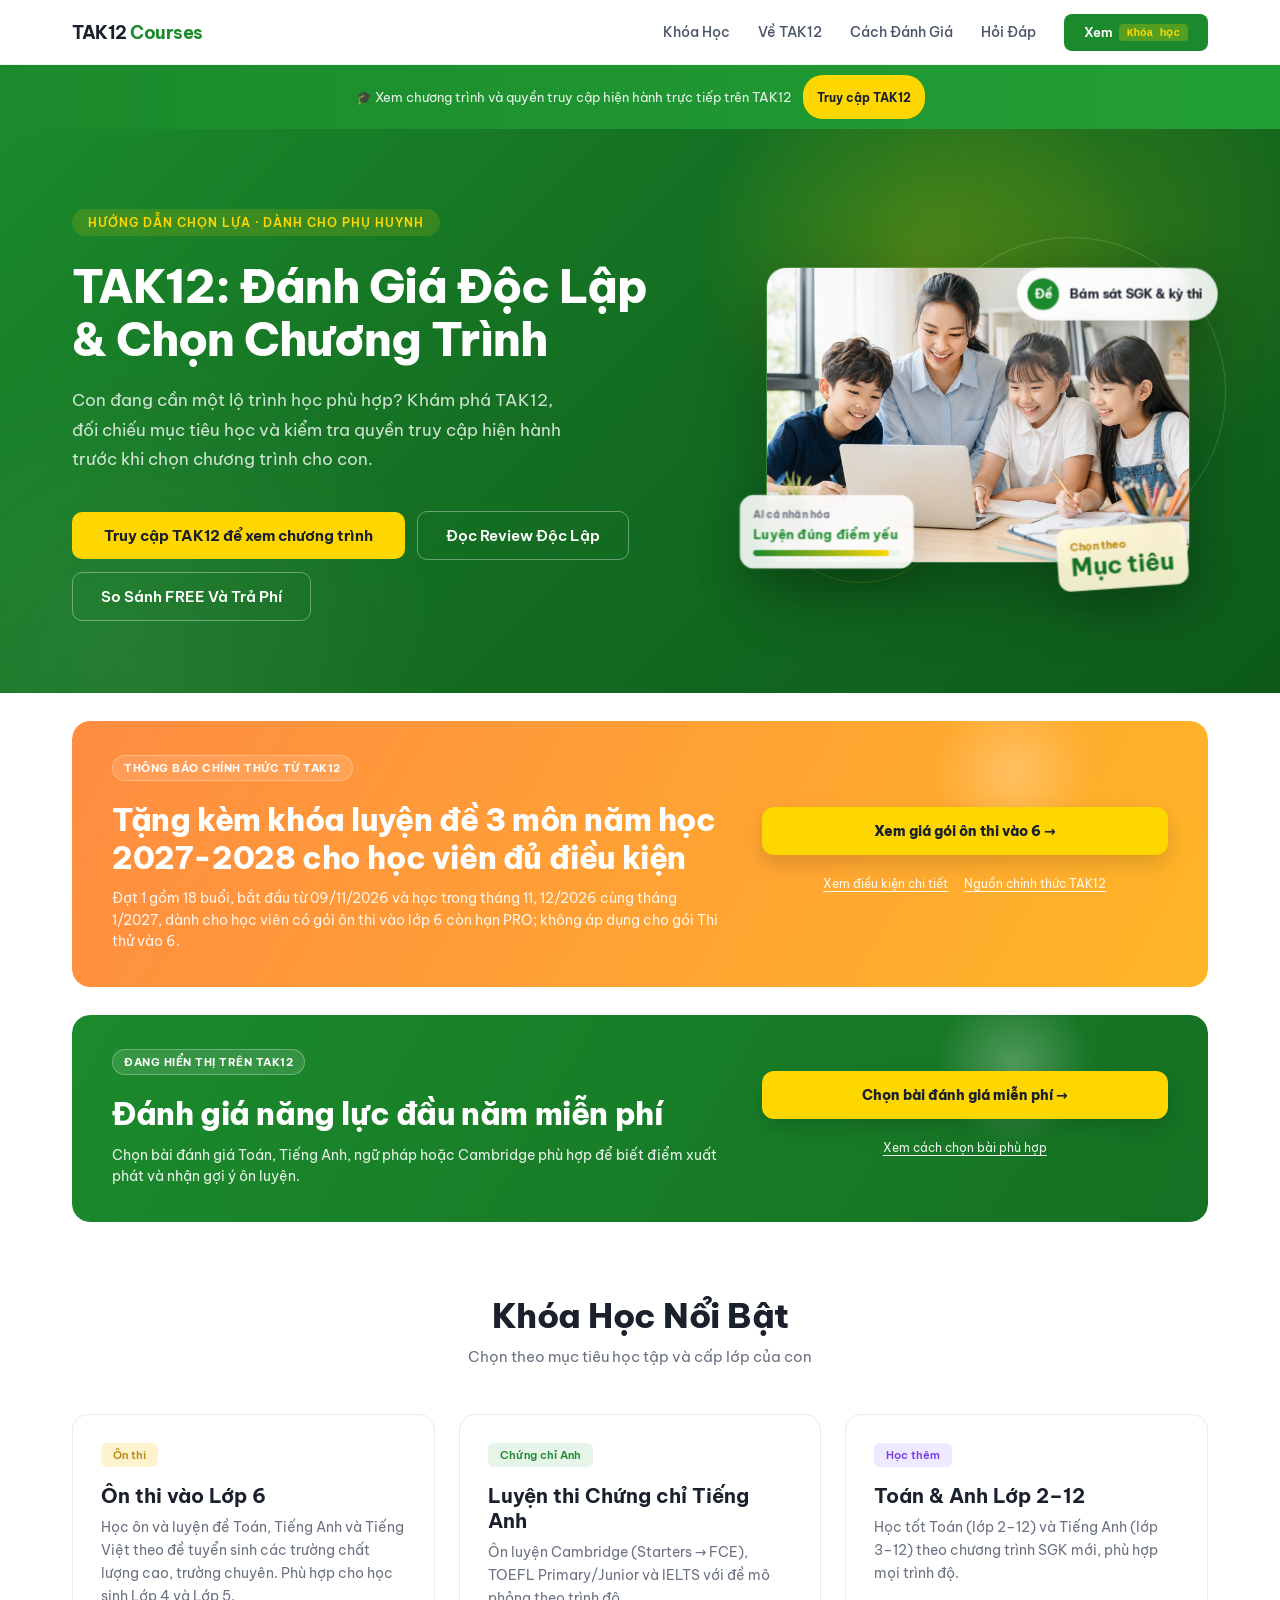
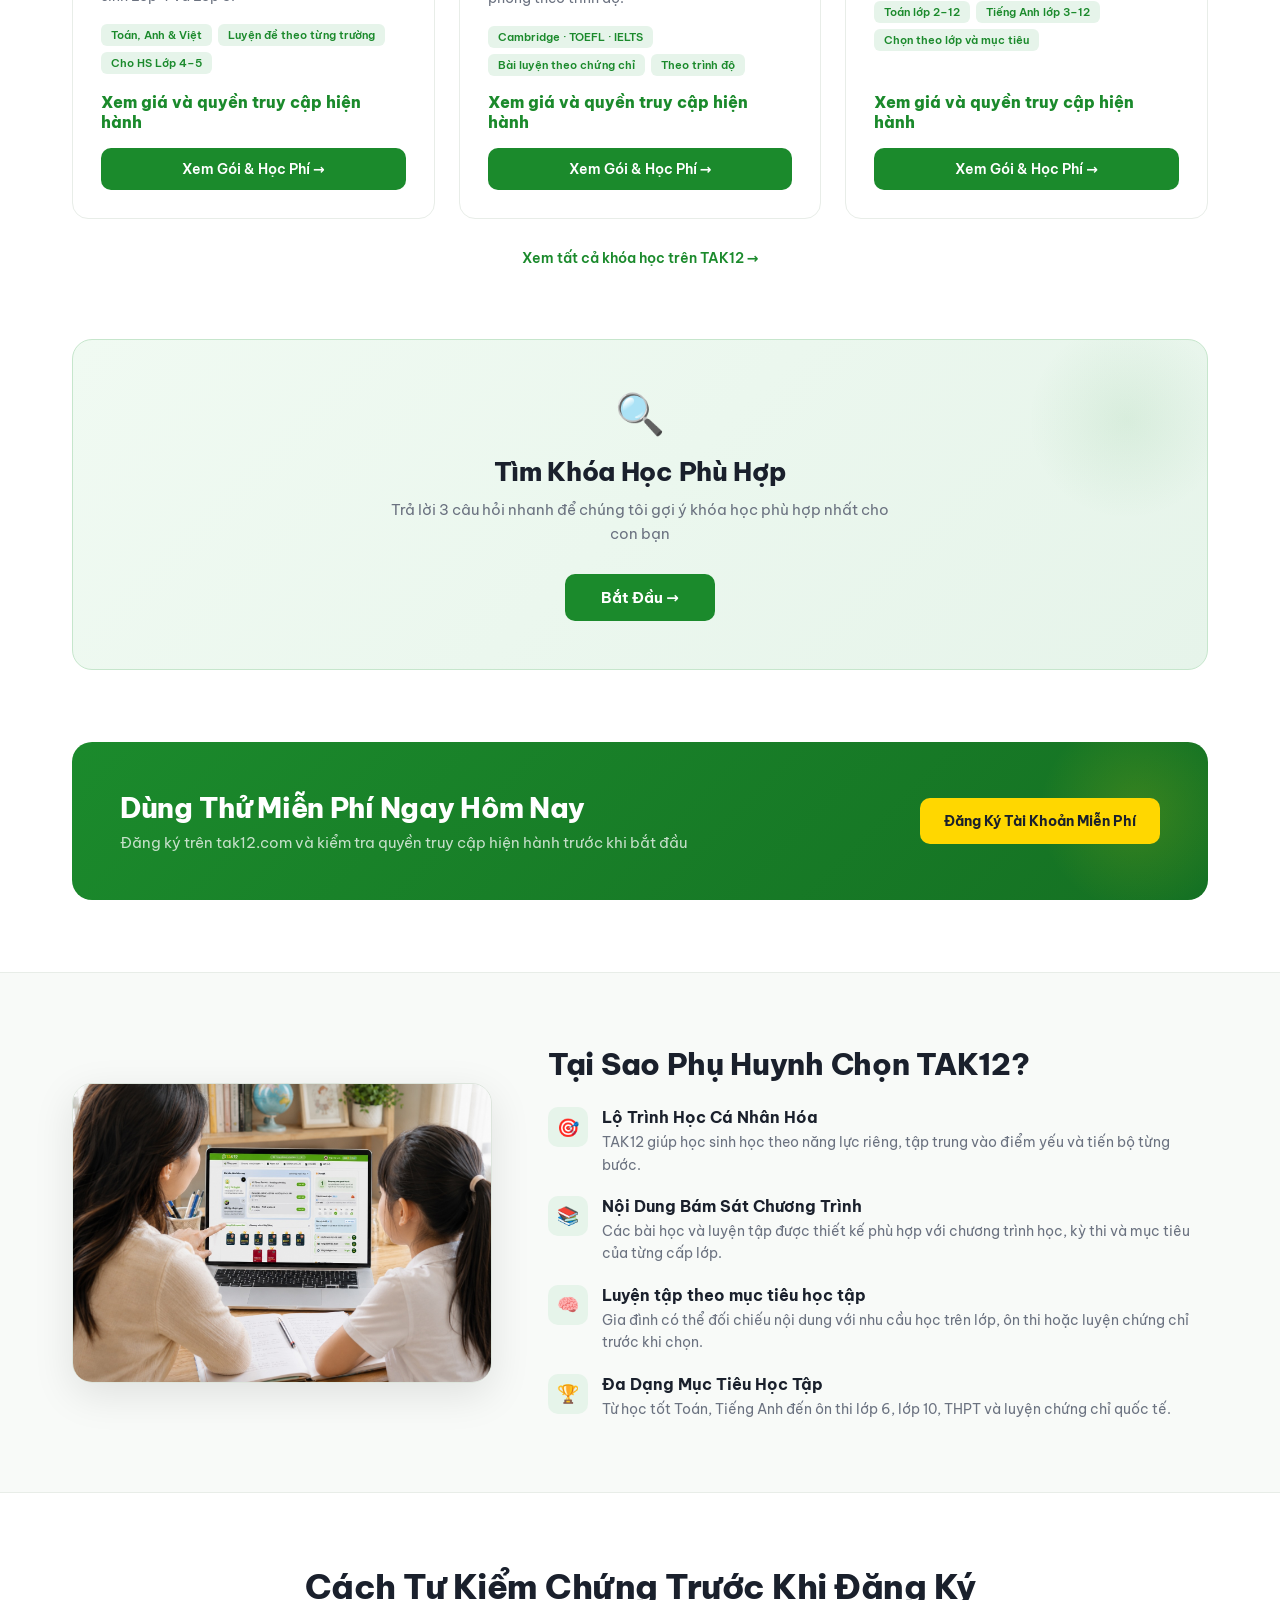
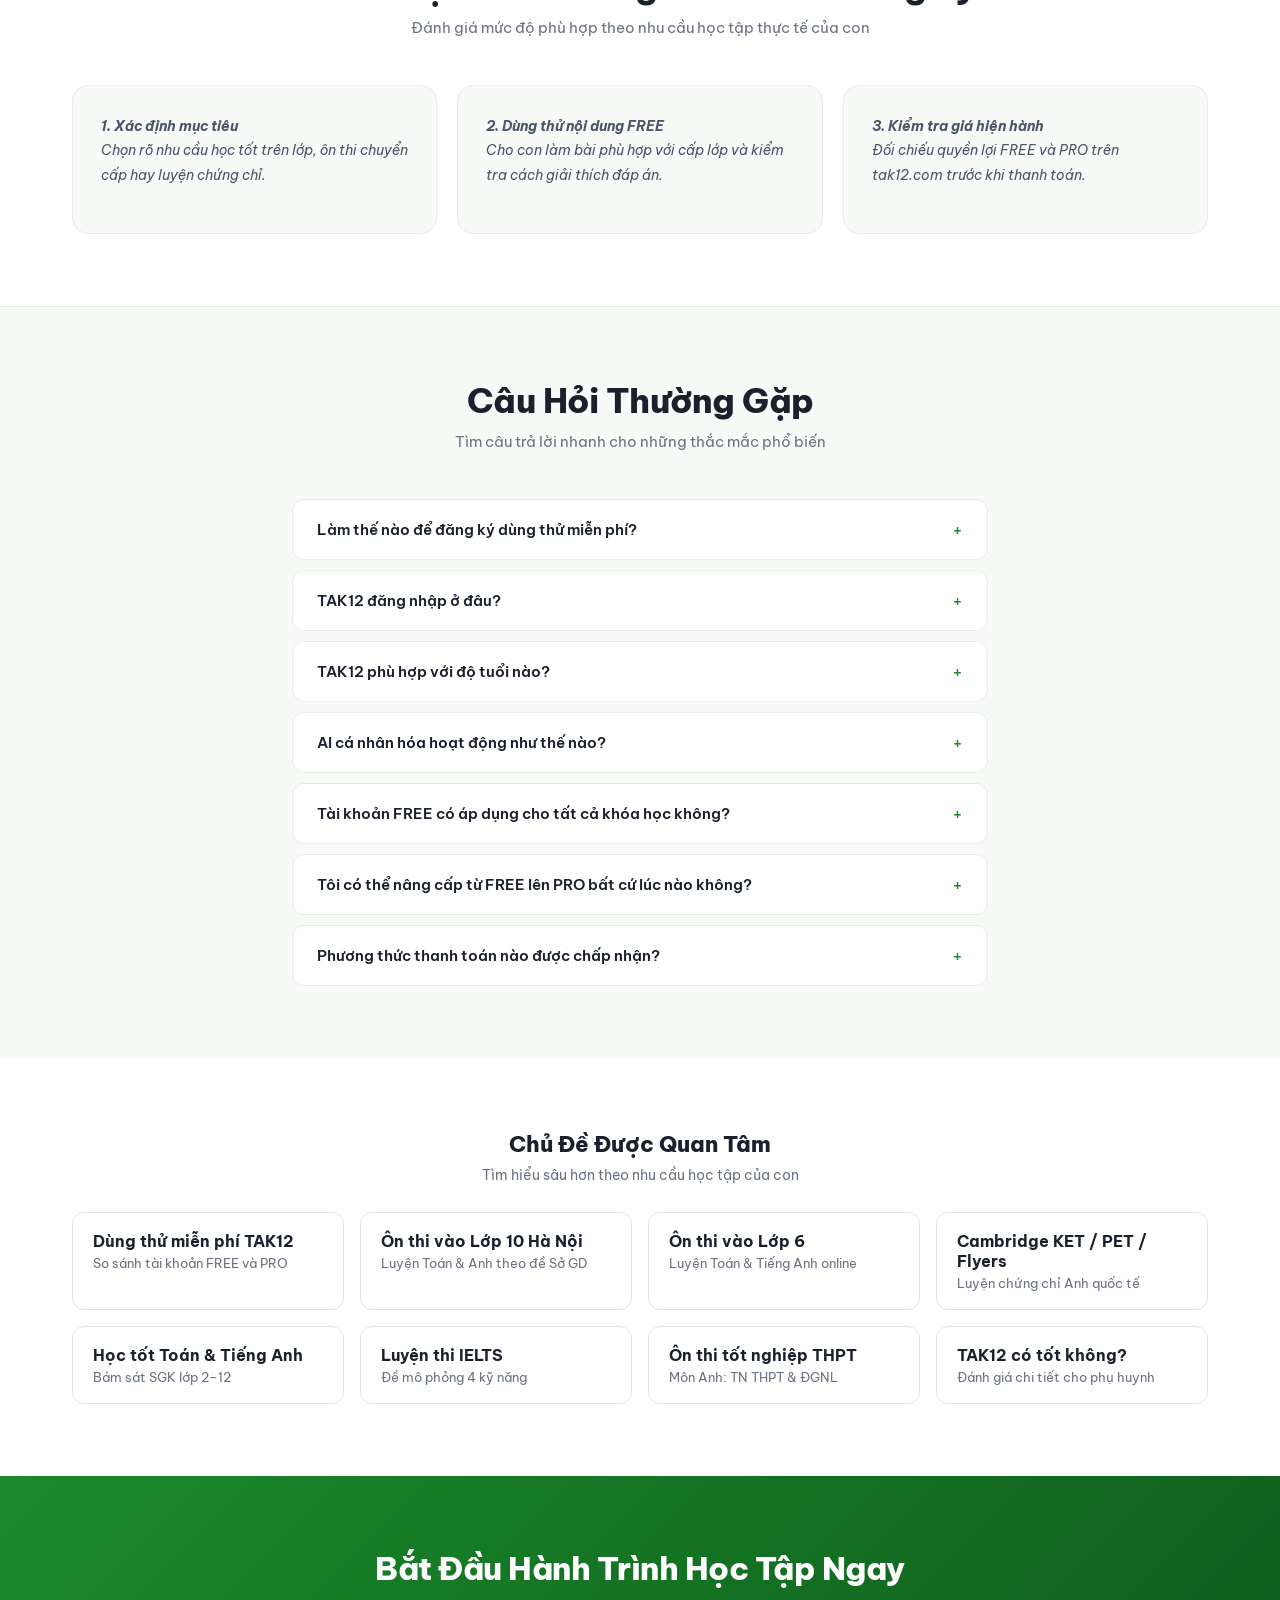
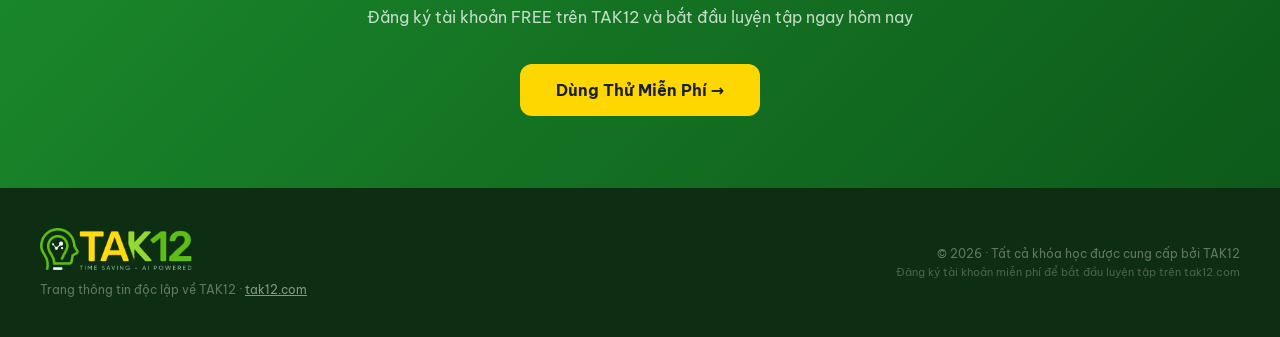
<file: index.html>
<!DOCTYPE html>
<html lang="vi">
<head>
    <meta charset="UTF-8">
    <meta name="viewport" content="width=device-width, initial-scale=1.0">
    <title>TAK12: Đánh Giá Độc Lập &amp; Chọn Chương Trình</title>
    <meta name="description" content="Tìm hiểu TAK12: đánh giá độc lập, chọn chương trình phù hợp và xem hướng dẫn kiểm tra mã giảm giá TAK12, mã học bổng cùng điều kiện gói PRO.">
    
    <!-- SEO Keywords and Additional Meta Tags -->
    <meta name="keywords" content="TAK12, mã giảm giá TAK12, mã học bổng TAK12, ôn thi vào lớp 6, ôn thi vào lớp 10, luyện thi TOEFL, Cambridge, IELTS, học thêm Toán, Tiếng Anh, khóa học K-12, đánh giá chương trình học">
    <meta name="author" content="TAK12 Courses — Trang thông tin độc lập">
    <meta name="robots" content="index, follow">
    <meta name="language" content="Vietnamese">
    <meta name="geo.region" content="VN">
    <meta name="geo.country" content="Vietnam">
    <meta name="distribution" content="global">
    <meta name="rating" content="general">
    <meta name="revisit-after" content="7 days">
    
    <!-- Open Graph Meta Tags for Social Media -->
    <meta property="og:type" content="website">
    <meta property="og:title" content="TAK12: Đánh Giá Độc Lập &amp; Chọn Chương Trình">
    <meta property="og:description" content="Tìm hiểu TAK12: đánh giá độc lập, chọn chương trình phù hợp và xem hướng dẫn kiểm tra mã giảm giá TAK12, mã học bổng cùng điều kiện gói PRO.">
    <meta property="og:url" content="https://tak-12.com/">
    <meta property="og:site_name" content="TAK12 Courses — Thông tin độc lập">
    <meta property="og:image" content="https://cdn.jsdelivr.net/gh/tuantmdev/tak12@main/images/feature_desktop.jpg">
    <meta property="og:image:width" content="3840">
    <meta property="og:image:height" content="1300">
    <meta property="og:image:type" content="image/jpeg">
    <meta property="og:locale" content="vi_VN">
    
    <!-- Twitter Card Meta Tags -->
    <meta name="twitter:card" content="summary_large_image">
    <meta name="twitter:title" content="TAK12: Đánh Giá Độc Lập &amp; Chọn Chương Trình">
    <meta name="twitter:description" content="Tìm hiểu TAK12: đánh giá độc lập, chọn chương trình phù hợp và xem hướng dẫn kiểm tra mã giảm giá TAK12, mã học bổng cùng điều kiện gói PRO.">
    <meta name="twitter:image" content="https://cdn.jsdelivr.net/gh/tuantmdev/tak12@main/images/feature_desktop.jpg">
    
    <!-- Canonical URL -->
    <link rel="canonical" href="https://tak-12.com/">
    
    <!-- Preconnect for Performance -->
    <link rel="preconnect" href="https://fonts.googleapis.com">
    <link rel="preconnect" href="https://fonts.gstatic.com" crossorigin>
    <link rel="preconnect" href="https://www.youtube.com">
    <link rel="dns-prefetch" href="https://tak12.com">
    
    <!-- Favicon -->
    <link rel="icon" type="image/x-icon" href="/favicon.ico" sizes="32x32">
    <link rel="icon" type="image/svg+xml" href="/favicon.svg">
    <link rel="apple-touch-icon" sizes="180x180" href="/apple-touch-icon.png">
    <link rel="icon" type="image/png" sizes="32x32" href="/favicon-32x32.png">
    <link rel="icon" type="image/png" sizes="16x16" href="/favicon-16x16.png">
    <meta name="theme-color" content="#1B8A2C">
    
    <link href="https://fonts.googleapis.com/css2?family=Be+Vietnam+Pro:ital,wght@0,400;0,500;0,600;0,700;0,800;1,400&display=swap" rel="stylesheet">
    <link rel="stylesheet" href="styles.css?v=expired-campaign-cleanup-20260922">
    
    <!-- Structured data for this independent information site -->
    <script type="application/ld+json">
    {
        "@context": "https://schema.org",
        "@type": "WebSite",
        "@id": "https://tak-12.com/#website",
        "name": "TAK12 Courses — Trang thông tin độc lập",
        "description": "Trang thông tin độc lập cung cấp hướng dẫn đánh giá và lựa chọn chương trình TAK12; quyền truy cập và điều kiện được xác nhận trực tiếp với nhà cung cấp.",
        "url": "https://tak-12.com/",
        "about": {
            "@type": "Thing",
            "name": "TAK12",
            "url": "https://tak12.com/"
        }
    }
    </script>

    <!-- FAQ Structured Data -->
    <script type="application/ld+json">
    {
        "@context": "https://schema.org",
        "@type": "FAQPage",
        "mainEntity": [
            {
                "@type": "Question",
                "name": "Làm thế nào để đăng ký dùng thử miễn phí?",
                "acceptedAnswer": {
                    "@type": "Answer",
                    "text": "Truy cập tak12.com, nhấn \"Đăng ký\" và kiểm tra lựa chọn dùng thử cùng quyền truy cập hiện hành trước khi bắt đầu."
                }
            },
            {
                "@type": "Question",
                "name": "TAK12 đăng nhập ở đâu?",
                "acceptedAnswer": {
                    "@type": "Answer",
                    "text": "Truy cập tak12.com và nhấn nút \"Đăng nhập\" ở góc trên bên phải. Nếu chưa có tài khoản, chọn \"Đăng ký\" để tạo tài khoản FREE mới và bắt đầu luyện tập ngay."
                }
            },
            {
                "@type": "Question",
                "name": "TAK12 phù hợp với độ tuổi nào?",
                "acceptedAnswer": {
                    "@type": "Answer",
                    "text": "TAK12 phục vụ học sinh từ Lớp 1 đến Lớp 12, tức từ 6 đến 18 tuổi. Mỗi khóa học được thiết kế phù hợp với trình độ và mục tiêu riêng."
                }
            },
            {
                "@type": "Question",
                "name": "AI cá nhân hóa hoạt động như thế nào?",
                "acceptedAnswer": {
                    "@type": "Answer",
                    "text": "TAK12 cung cấp kết quả đánh giá năng lực và gợi ý ôn luyện; gia đình nên dùng kết quả và gợi ý để chọn nội dung ôn luyện phù hợp."
                }
            },
            {
                "@type": "Question",
                "name": "Tài khoản FREE có áp dụng cho tất cả khóa học không?",
                "acceptedAnswer": {
                    "@type": "Answer",
                    "text": "Phạm vi nội dung dùng thử và gói trả phí có thể khác theo chương trình. Hãy kiểm tra quyền truy cập và bảng giá hiện hành trên TAK12 trước khi chọn."
                }
            },
            {
                "@type": "Question",
                "name": "Tôi có thể nâng cấp từ FREE lên PRO bất cứ lúc nào không?",
                "acceptedAnswer": {
                    "@type": "Answer",
                    "text": "Quyền nâng cấp và nội dung từng gói có thể thay đổi. Hãy đối chiếu bảng giá chính thức trên TAK12 tại thời điểm quyết định."
                }
            },
            {
                "@type": "Question",
                "name": "Phương thức thanh toán nào được chấp nhận?",
                "acceptedAnswer": {
                    "@type": "Answer",
                    "text": "Phương thức thanh toán phụ thuộc chính sách hiện hành. Hãy kiểm tra trực tiếp trên TAK12 trước khi thanh toán."
                }
            }
        ]
    }
    </script>
</head>
<body>

  <!-- NAVIGATION -->
  <nav class="nav">
    <div class="container nav-inner">
      <a class="brand" href="#top">
        <span class="brand-name">TAK12 <span>Courses</span></span>
      </a>
      <div class="nav-links">
        <a class="nav-link" href="#courses-section">Khóa Học</a>
        <a class="nav-link" href="#about-section">Về TAK12</a>
        <a class="nav-link" href="#testimonials-section">Cách Đánh Giá</a>
        <a class="nav-link" href="#faq-section">Hỏi Đáp</a>
        <a class="nav-cta" href="#courses-section">
          <span>Xem</span>
          <span class="code">Khóa học</span>
        </a>
      </div>
    </div>
  </nav>

  <span id="top"></span>

  <!-- PROVIDER EXPLORATION TOP BANNER -->
  <div class="top-banner">
    <span class="txt">🎓 Xem chương trình và quyền truy cập hiện hành trực tiếp trên TAK12</span>
    <a class="copy-pill" href="https://tak12.com/?ref=njg2odn" target="_blank" rel="sponsored noopener" data-cta="top_banner_provider" data-intent="visit-provider">Truy cập TAK12</a>
  </div>

  <!-- HERO SECTION -->
  <section class="hero" data-hero-motion>
    <div class="hero-inner">
      <div class="hero-copy">
        <div class="eyebrow">Hướng dẫn chọn lựa · Dành cho phụ huynh</div>
        <h1>TAK12: Đánh Giá Độc Lập<br>&amp; Chọn Chương Trình</h1>
        <p>Con đang cần một lộ trình học phù hợp? Khám phá TAK12, đối chiếu mục tiêu học và kiểm tra quyền truy cập hiện hành trước khi chọn chương trình cho con.</p>
        <div class="hero-actions">
          <a class="btn btn-gold" href="https://tak12.com/?ref=njg2odn" target="_blank" rel="sponsored noopener" data-cta="homepage-hero-provider-exploration" data-intent="visit-provider" data-homepage-route="provider-exploration" aria-label="Truy cập TAK12 để xem chương trình">Truy cập TAK12 để xem chương trình</a>
          <a class="btn btn-outline" href="/tak12-co-tot-khong/" rel="noopener" data-homepage-route="independent-review" data-intent="read-independent-review" aria-label="Đọc review">Đọc Review Độc Lập</a>
          <a class="btn btn-outline" href="/tak12-ma-giam-gia/" rel="noopener" data-homepage-route="free-vs-paid" data-intent="compare-free-vs-paid" aria-label="So sánh FREE và trả phí">So Sánh FREE Và Trả Phí</a>
        </div>
      </div>
      <div class="hero-art">
        <div class="hero-orbit hero-orbit-1" aria-hidden="true"></div>
        <div class="hero-orbit hero-orbit-2" aria-hidden="true"></div>
        <div class="hero-photo" data-hero-layer data-depth="1">
          <img src="images/hero-section-image.jpg" alt="Giáo viên TAK12 hướng dẫn học sinh học trực tuyến bên máy tính" width="460" height="340" fetchpriority="high" decoding="async">
        </div>
        <div class="hero-float hero-float-score" data-hero-layer data-depth="2" aria-hidden="true">
          <span class="float-label">AI cá nhân hóa</span>
          <strong>Luyện đúng điểm yếu</strong>
          <span class="float-bar"><i></i></span>
        </div>
        <div class="hero-float hero-float-ai" data-hero-layer data-depth="3" aria-hidden="true">
          <span class="float-icon">Đề</span>
          <span>Bám sát SGK &amp; kỳ thi</span>
        </div>
        <div class="hero-float hero-float-coupon" data-hero-layer data-depth="4" aria-hidden="true">
          <span>Chọn theo</span>
          <strong>Mục tiêu</strong>
        </div>
      </div>
    </div>
  </section>


  <!-- VERIFIED NOVEMBER 2026 COMBO OFFER -->
  <section id="homepage-november-combo" class="campaign-carousel campaign-featured" data-dated-offer data-end-date="30/11/2026" hidden aria-labelledby="homepage-november-combo-title">
    <div class="campaign-viewport">
      <div class="campaign-inner">
        <div class="campaign-info">
          <span class="campaign-eyebrow">Ưu đãi chính thức đến 30/11</span>
          <div>
            <h2 class="campaign-title" id="homepage-november-combo-title">Giảm trực tiếp 30% Combo Học tốt &amp; Nâng cao Toán – Tiếng Anh</h2>
            <p class="campaign-subtitle">Từ 11/11 đến 30/11/2026 (giờ Việt Nam), ưu đãi được trừ trực tiếp khi đăng ký, không cần nhập mã; các combo có thời hạn 1 năm. Hãy chọn đúng level và kiểm tra số tiền cuối cùng trên TAK12 trước khi thanh toán.</p>
          </div>
        </div>
        <div class="campaign-action">
          <a class="campaign-primary-cta" href="https://tak12.com/info/bang-gia-hoc-tot?ref=njg2odn" target="_blank" rel="sponsored noopener" data-cta="homepage_november_combo_pricing" data-intent="campaign-pricing">Xem combo và giá ưu đãi →</a>
          <div class="campaign-secondary-links">
            <a href="/tak12-ma-giam-gia/#november-combo">Xem điều kiện chi tiết</a>
            <a href="https://tak12.com/news/n/2530/tang-toc-cuoi-hki-giam-30-combo-hoc-tot-va-nang-cao-toan-tieng-anh?ref=njg2odn" target="_blank" rel="sponsored noopener" data-cta="homepage_november_combo_source" data-intent="verify-offer-terms">Nguồn ưu đãi TAK12</a>
          </div>
        </div>
      </div>
    </div>
  </section>


  <!-- CURRENT OFFICIAL LOP 6 LUYEN DE OFFER -->
  <section id="lop6-luyen-de-2027" class="campaign-carousel campaign-featured" aria-labelledby="lop6-luyen-de-title">
    <div class="campaign-viewport">
      <div class="campaign-inner">
        <div class="campaign-info">
          <span class="campaign-eyebrow">Thông báo chính thức từ TAK12</span>
          <div>
            <h2 class="campaign-title" id="lop6-luyen-de-title">Tặng kèm khóa luyện đề 3 môn năm học 2027-2028 cho học viên đủ điều kiện</h2>
            <p class="campaign-subtitle">Đợt 1 gồm 18 buổi, bắt đầu từ 09/11/2026 và học trong tháng 11, 12/2026 cùng tháng 1/2027, dành cho học viên có gói ôn thi vào lớp 6 còn hạn PRO; không áp dụng cho gói Thi thử vào 6.</p>
          </div>
        </div>
        <div class="campaign-action">
          <a class="campaign-primary-cta" href="https://tak12.com/info/bang-gia-vao-6?ref=njg2odn" target="_blank" rel="sponsored noopener" data-cta="homepage_lop6_luyen_de_pricing" data-intent="exam_grade_6">Xem giá gói ôn thi vào 6 →</a>
          <div class="campaign-secondary-links">
            <a href="/tak12-on-thi-lop-6/#luyen-de-3-mon-2027">Xem điều kiện chi tiết</a>
            <a href="https://tak12.com/news/n/2499/tang-khoa-luyen-de-vao-6-cho-hoc-vien-tak12?ref=njg2odn" target="_blank" rel="sponsored noopener" data-cta="homepage_lop6_luyen_de_source" data-intent="verify-offer-terms">Nguồn chính thức TAK12</a>
          </div>
        </div>
      </div>
    </div>
  </section>


  <!-- CURRENT OFFICIAL FREE ASSESSMENT -->
  <section id="homepage-free-assessment" class="campaign-carousel campaign-featured" aria-labelledby="free-assessment-title">
    <div class="campaign-viewport">
      <div class="campaign-inner campaign-inner--stars">
        <div class="campaign-info">
          <span class="campaign-eyebrow">Đang hiển thị trên TAK12</span>
          <div>
            <h2 class="campaign-title" id="free-assessment-title">Đánh giá năng lực đầu năm miễn phí</h2>
            <p class="campaign-subtitle">Chọn bài đánh giá Toán, Tiếng Anh, ngữ pháp hoặc Cambridge phù hợp để biết điểm xuất phát và nhận gợi ý ôn luyện.</p>
          </div>
        </div>
        <div class="campaign-action">
          <a class="campaign-primary-cta" href="https://tak12.com/info/dgnl-tieng-anh-toan-dau-nam?ref=njg2odn#chon-de-thi" target="_blank" rel="sponsored noopener" data-cta="homepage_free_assessment" data-intent="free_assessment">Chọn bài đánh giá miễn phí →</a>
          <div class="campaign-secondary-links">
            <a href="/tak12-ma-giam-gia/#dgnl-dau-nam">Xem cách chọn bài phù hợp</a>
          </div>
        </div>
      </div>
    </div>
  </section>

  <!-- FEATURED COURSES -->
  <section id="courses-section" class="section">
    <div class="section-head">
      <h2>Khóa Học Nổi Bật</h2>
      <p>Chọn theo mục tiêu học tập và cấp lớp của con</p>
    </div>
    <div class="course-grid">

      <div class="course-card">
        <div class="course-top">
          <span class="tag tag-exam">Ôn thi</span>
        </div>
        <div class="course-name">Ôn thi vào Lớp 6</div>
        <div class="course-desc">Học ôn và luyện đề Toán, Tiếng Anh và Tiếng Việt theo đề tuyển sinh các trường chất lượng cao, trường chuyên. Phù hợp cho học sinh Lớp 4 và Lớp 5.</div>
        <div class="highlights">
          <span class="highlight">Toán, Anh &amp; Việt</span>
          <span class="highlight">Luyện đề theo từng trường</span>
          <span class="highlight">Cho HS Lớp 4–5</span>
        </div>
        <div class="price-row">
          <span class="price">Xem giá và quyền truy cập hiện hành</span>
        </div>
        <a class="btn-block" href="https://tak12.com/info/bang-gia-vao-6?ref=njg2odn" target="_blank" rel="sponsored noopener" data-cta="course_lop6" data-intent="exam_grade_6">Xem Gói &amp; Học Phí →</a>
      </div>

      <div class="course-card">
        <div class="course-top">
          <span class="tag tag-cert">Chứng chỉ Anh</span>
        </div>
        <div class="course-name">Luyện thi Chứng chỉ Tiếng Anh</div>
        <div class="course-desc">Ôn luyện Cambridge (Starters → FCE), TOEFL Primary/Junior và IELTS với đề mô phỏng theo trình độ.</div>
        <div class="highlights">
          <span class="highlight">Cambridge · TOEFL · IELTS</span>
          <span class="highlight">Bài luyện theo chứng chỉ</span>
          <span class="highlight">Theo trình độ</span>
        </div>
        <div class="price-row">
          <span class="price">Xem giá và quyền truy cập hiện hành</span>
        </div>
        <a class="btn-block" href="https://tak12.com/info/bang-gia-chung-chi?ref=njg2odn" target="_blank" rel="sponsored noopener" data-cta="course_cambridge" data-intent="certification">Xem Gói &amp; Học Phí →</a>
      </div>

      <div class="course-card">
        <div class="course-top">
          <span class="tag tag-support">Học thêm</span>
        </div>
        <div class="course-name">Toán &amp; Anh Lớp 2–12</div>
        <div class="course-desc">Học tốt Toán (lớp 2–12) và Tiếng Anh (lớp 3–12) theo chương trình SGK mới, phù hợp mọi trình độ.</div>
        <div class="highlights">
          <span class="highlight">Toán lớp 2–12</span>
          <span class="highlight">Tiếng Anh lớp 3–12</span>
          <span class="highlight">Chọn theo lớp và mục tiêu</span>
        </div>
        <div class="price-row">
          <span class="price">Xem giá và quyền truy cập hiện hành</span>
        </div>
        <a class="btn-block" href="https://tak12.com/info/bang-gia-hoc-tot?ref=njg2odn" target="_blank" rel="sponsored noopener" data-cta="course_toan_anh" data-intent="school_support">Xem Gói &amp; Học Phí →</a>
      </div>

    </div>
    <div class="see-all">
      <a href="https://tak12.com/info/bang-gia?ref=njg2odn" target="_blank" rel="sponsored noopener" data-cta="see_all_courses" data-intent="all_courses">Xem tất cả khóa học trên TAK12 →</a>
    </div>
  </section>

  <!-- QUIZ: TÌM KHÓA PHÙ HỢP -->
  <section id="quiz-section" class="quiz-wrap">
    <div class="quiz-card">

      <!-- Intro -->
      <div class="quiz-panel quiz-intro" id="quiz-intro">
        <div class="emoji">🔍</div>
        <h3>Tìm Khóa Học Phù Hợp</h3>
        <p>Trả lời 3 câu hỏi nhanh để chúng tôi gợi ý khóa học phù hợp nhất cho con bạn</p>
        <button class="btn btn-green" id="quiz-start">Bắt Đầu →</button>
      </div>

      <!-- Active -->
      <div class="quiz-panel quiz-body hidden" id="quiz-active">
        <div class="quiz-progress-row">
          <div class="quiz-step-label" id="quiz-step-label">Câu 1/3</div>
          <div class="quiz-progress-track">
            <div class="quiz-progress-fill" id="quiz-progress-fill"></div>
          </div>
        </div>
        <h3 class="quiz-question" id="quiz-question"></h3>
        <div class="quiz-options" id="quiz-options"></div>
      </div>

      <!-- Result -->
      <div class="quiz-panel quiz-result hidden" id="quiz-result">
        <div class="emoji">🎯</div>
        <h3>Khóa học gợi ý cho bạn</h3>
        <p>Dựa trên câu trả lời, đây là khóa học phù hợp nhất:</p>
        <div class="quiz-result-card">
          <div class="quiz-result-top">
            <span class="tag tag-cert" id="quiz-result-tag"></span>
          </div>
          <div class="quiz-result-name" id="quiz-result-name"></div>
          <div class="quiz-result-desc" id="quiz-result-desc"></div>
          <a class="btn-block" id="quiz-result-link" href="https://tak12.com/info/bang-gia?ref=njg2odn" target="_blank" rel="sponsored noopener" data-cta="quiz_result" data-intent="all_courses">Xem Gói &amp; Học Phí Phù Hợp →</a>
        </div>
        <div class="quiz-links">
          <button class="quiz-restart" id="quiz-reset">Làm lại quiz</button>
          <span class="sep">·</span>
          <a href="https://tak12.com/info/bang-gia?ref=njg2odn" target="_blank" rel="sponsored noopener" data-cta="quiz_see_all" data-intent="all_courses">Xem tất cả khóa học →</a>
        </div>
      </div>

    </div>
  </section>

  <!-- FREE ACCOUNT CTA SECTION -->
  <section id="coupon-section" class="coupon-wrap">
    <div class="coupon-card">
      <div class="coupon-text">
        <h3>Dùng Thử Miễn Phí Ngay Hôm Nay</h3>
        <p>Đăng ký trên tak12.com và kiểm tra quyền truy cập hiện hành trước khi bắt đầu</p>
      </div>
      <div class="coupon-action">
        <a class="coupon-copy" href="https://tak12.com/?ref=njg2odn" target="_blank" rel="sponsored noopener" data-cta="coupon_card_signup" data-intent="free_account">Đăng Ký Tài Khoản Miễn Phí</a>
      </div>
    </div>
  </section>

  <!-- ABOUT TAK12 -->
  <section id="about-section" class="about">
    <div class="about-inner">
      <div class="about-art">
        <img src="images/why-choose-tak12.jpg" alt="Phụ huynh và học sinh cùng xem giao diện học tập TAK12 trên máy tính" width="420" height="300" loading="lazy" decoding="async">
      </div>
      <div class="about-copy">
        <h2>Tại Sao Phụ Huynh Chọn TAK12?</h2>
        <div class="benefits alt-benefits">
          <div class="benefit">
            <div class="benefit-icon">🎯</div>
            <div>
              <div class="benefit-title"><strong>Lộ Trình Học Cá Nhân Hóa</strong></div>
              <div class="benefit-desc">TAK12 giúp học sinh học theo năng lực riêng, tập trung vào điểm yếu và tiến bộ từng bước.</div>
            </div>
          </div>
          <div class="benefit">
            <div class="benefit-icon">📚</div>
            <div>
              <div class="benefit-title"><strong>Nội Dung Bám Sát Chương Trình</strong></div>
              <div class="benefit-desc">Các bài học và luyện tập được thiết kế phù hợp với chương trình học, kỳ thi và mục tiêu của từng cấp lớp.</div>
            </div>
          </div>
          <div class="benefit">
            <div class="benefit-icon">🧠</div>
            <div>
              <div class="benefit-title"><strong>Luyện tập theo mục tiêu học tập</strong></div>
              <div class="benefit-desc">Gia đình có thể đối chiếu nội dung với nhu cầu học trên lớp, ôn thi hoặc luyện chứng chỉ trước khi chọn.</div>
            </div>
          </div>
          <div class="benefit">
            <div class="benefit-icon">🏆</div>
            <div>
              <div class="benefit-title"><strong>Đa Dạng Mục Tiêu Học Tập</strong></div>
              <div class="benefit-desc">Từ học tốt Toán, Tiếng Anh đến ôn thi lớp 6, lớp 10, THPT và luyện chứng chỉ quốc tế.</div>
            </div>
          </div>
        </div>
    </div>
  </section>

  

  <!-- INDEPENDENT EVALUATION GUIDE -->
  <section id="testimonials-section" class="section">
    <div class="section-head">
      <h2>Cách Tự Kiểm Chứng Trước Khi Đăng Ký</h2>
      <p>Đánh giá mức độ phù hợp theo nhu cầu học tập thực tế của con</p>
    </div>
    <div class="testimonial-grid">
      <div class="testimonial">
        <div class="testimonial-quote"><strong>1. Xác định mục tiêu</strong><br>Chọn rõ nhu cầu học tốt trên lớp, ôn thi chuyển cấp hay luyện chứng chỉ.</div>
      </div>
      <div class="testimonial">
        <div class="testimonial-quote"><strong>2. Dùng thử nội dung FREE</strong><br>Cho con làm bài phù hợp với cấp lớp và kiểm tra cách giải thích đáp án.</div>
      </div>
      <div class="testimonial">
        <div class="testimonial-quote"><strong>3. Kiểm tra giá hiện hành</strong><br>Đối chiếu quyền lợi FREE và PRO trên tak12.com trước khi thanh toán.</div>
      </div>
    </div>
  </section>

  <!-- FAQ -->
  <section id="faq-section" class="faq">
    <div class="faq-inner">
      <div class="section-head">
        <h2>Câu Hỏi Thường Gặp</h2>
        <p>Tìm câu trả lời nhanh cho những thắc mắc phổ biến</p>
      </div>
      <div class="faq-list">

        <div class="faq-item">
          <button class="faq-q"><span class="q-text">Làm thế nào để đăng ký dùng thử miễn phí?</span><span class="q-icon">+</span></button>
          <div class="faq-a"><div class="a-inner">Truy cập tak12.com, nhấn "Đăng ký" và kiểm tra lựa chọn dùng thử cùng quyền truy cập hiện hành trước khi bắt đầu.</div></div>
        </div>

        <div class="faq-item">
          <button class="faq-q"><span class="q-text">TAK12 đăng nhập ở đâu?</span><span class="q-icon">+</span></button>
          <div class="faq-a"><div class="a-inner">Truy cập <a href="https://tak12.com/?ref=njg2odn" target="_blank" rel="sponsored noopener" data-cta="homepage_faq_provider" data-intent="visit-provider">tak12.com</a> và nhấn nút "Đăng nhập" ở góc trên bên phải. Nếu chưa có tài khoản, chọn "Đăng ký" để tạo tài khoản FREE mới và bắt đầu luyện tập ngay.</div></div>
        </div>

        <div class="faq-item">
          <button class="faq-q"><span class="q-text">TAK12 phù hợp với độ tuổi nào?</span><span class="q-icon">+</span></button>
          <div class="faq-a"><div class="a-inner">TAK12 phục vụ học sinh từ Lớp 1 đến Lớp 12, tức từ 6 đến 18 tuổi. Mỗi khóa học được thiết kế phù hợp với trình độ và mục tiêu riêng.</div></div>
        </div>

        <div class="faq-item">
          <button class="faq-q"><span class="q-text">AI cá nhân hóa hoạt động như thế nào?</span><span class="q-icon">+</span></button>
          <div class="faq-a"><div class="a-inner">TAK12 cung cấp kết quả đánh giá năng lực và gợi ý ôn luyện; gia đình nên dùng kết quả và gợi ý để chọn nội dung ôn luyện phù hợp.</div></div>
        </div>

        <div class="faq-item">
          <button class="faq-q"><span class="q-text">Tài khoản FREE có áp dụng cho tất cả khóa học không?</span><span class="q-icon">+</span></button>
          <div class="faq-a"><div class="a-inner">Phạm vi nội dung dùng thử và gói trả phí có thể khác theo chương trình. Hãy kiểm tra quyền truy cập và bảng giá hiện hành trên TAK12 trước khi chọn.</div></div>
        </div>

        <div class="faq-item">
          <button class="faq-q"><span class="q-text">Tôi có thể nâng cấp từ FREE lên PRO bất cứ lúc nào không?</span><span class="q-icon">+</span></button>
          <div class="faq-a"><div class="a-inner">Quyền nâng cấp và nội dung từng gói có thể thay đổi. Hãy đối chiếu bảng giá chính thức trên TAK12 tại thời điểm quyết định.</div></div>
        </div>

        <div class="faq-item">
          <button class="faq-q"><span class="q-text">Phương thức thanh toán nào được chấp nhận?</span><span class="q-icon">+</span></button>
          <div class="faq-a"><div class="a-inner">Phương thức thanh toán phụ thuộc chính sách hiện hành. Hãy kiểm tra trực tiếp trên TAK12 trước khi thanh toán.</div></div>
        </div>

      </div>
    </div>
  </section>

  <!-- TOPIC LINKS (SEO satellite pages) -->
  <section class="topic-links">
    <h2>Chủ Đề Được Quan Tâm</h2>
    <p>Tìm hiểu sâu hơn theo nhu cầu học tập của con</p>
    <div class="related-grid">
      <a class="related-card" href="/tak12-ma-giam-gia/"><div class="rc-title">Dùng thử miễn phí TAK12</div><div class="rc-desc">So sánh tài khoản FREE và PRO</div></a>
      <a class="related-card" href="/tak12-on-thi-lop-10-ha-noi/"><div class="rc-title">Ôn thi vào Lớp 10 Hà Nội</div><div class="rc-desc">Luyện Toán & Anh theo đề Sở GD</div></a>
      <a class="related-card" href="/tak12-on-thi-lop-6/"><div class="rc-title">Ôn thi vào Lớp 6</div><div class="rc-desc">Luyện Toán & Tiếng Anh online</div></a>
      <a class="related-card" href="/tak12-cambridge-ket-pet-flyers/"><div class="rc-title">Cambridge KET / PET / Flyers</div><div class="rc-desc">Luyện chứng chỉ Anh quốc tế</div></a>
      <a class="related-card" href="/tak12-hoc-tot-toan-tieng-anh/"><div class="rc-title">Học tốt Toán & Tiếng Anh</div><div class="rc-desc">Bám sát SGK lớp 2–12</div></a>
      <a class="related-card" href="/tak12-luyen-thi-ielts/"><div class="rc-title">Luyện thi IELTS</div><div class="rc-desc">Đề mô phỏng 4 kỹ năng</div></a>
      <a class="related-card" href="/tak12-on-thi-tot-nghiep-thpt/"><div class="rc-title">Ôn thi tốt nghiệp THPT</div><div class="rc-desc">Môn Anh: TN THPT & ĐGNL</div></a>
      <a class="related-card" href="/tak12-co-tot-khong/"><div class="rc-title">TAK12 có tốt không?</div><div class="rc-desc">Đánh giá chi tiết cho phụ huynh</div></a>
    </div>
  </section>

  <!-- FINAL CTA -->
  <section class="final-cta">
    <div class="final-cta-inner">
      <h2>Bắt Đầu Hành Trình Học Tập Ngay</h2>
      <p>Đăng ký tài khoản FREE trên TAK12 và bắt đầu luyện tập ngay hôm nay</p>
      <div class="final-actions">
        <a class="btn btn-gold" href="https://tak12.com/?ref=njg2odn" target="_blank" rel="sponsored noopener" data-cta="final_cta" data-intent="free_account">Dùng Thử Miễn Phí →</a>
      </div>
    </div>
  </section>

  <!-- FOOTER -->
  <footer class="footer">
    <div class="footer-inner">
      <div>
        <div class="footer-brand">
          <img class="footer-logo" src="images/tak-12-offficial-logo.png" alt="TAK12 - Time Saving, AI Powered" width="150" height="42" loading="lazy" decoding="async">
        </div>
        <div class="footer-note">Trang thông tin độc lập về TAK12 · <a href="https://tak12.com/?ref=njg2odn" target="_blank" rel="sponsored noopener" data-cta="homepage_footer_provider" data-intent="visit-provider">tak12.com</a></div>
      </div>
      <div class="footer-right">
        <div class="footer-copy">© 2026 · Tất cả khóa học được cung cấp bởi TAK12</div>
        <div class="footer-fine">Đăng ký tài khoản miễn phí để bắt đầu luyện tập trên tak12.com</div>
      </div>
    </div>
  </footer>

  <script src="analytics.js"></script>
  <script src="script.js?v=expired-campaign-cleanup-20260922"></script>
</body>
</html>
</file>
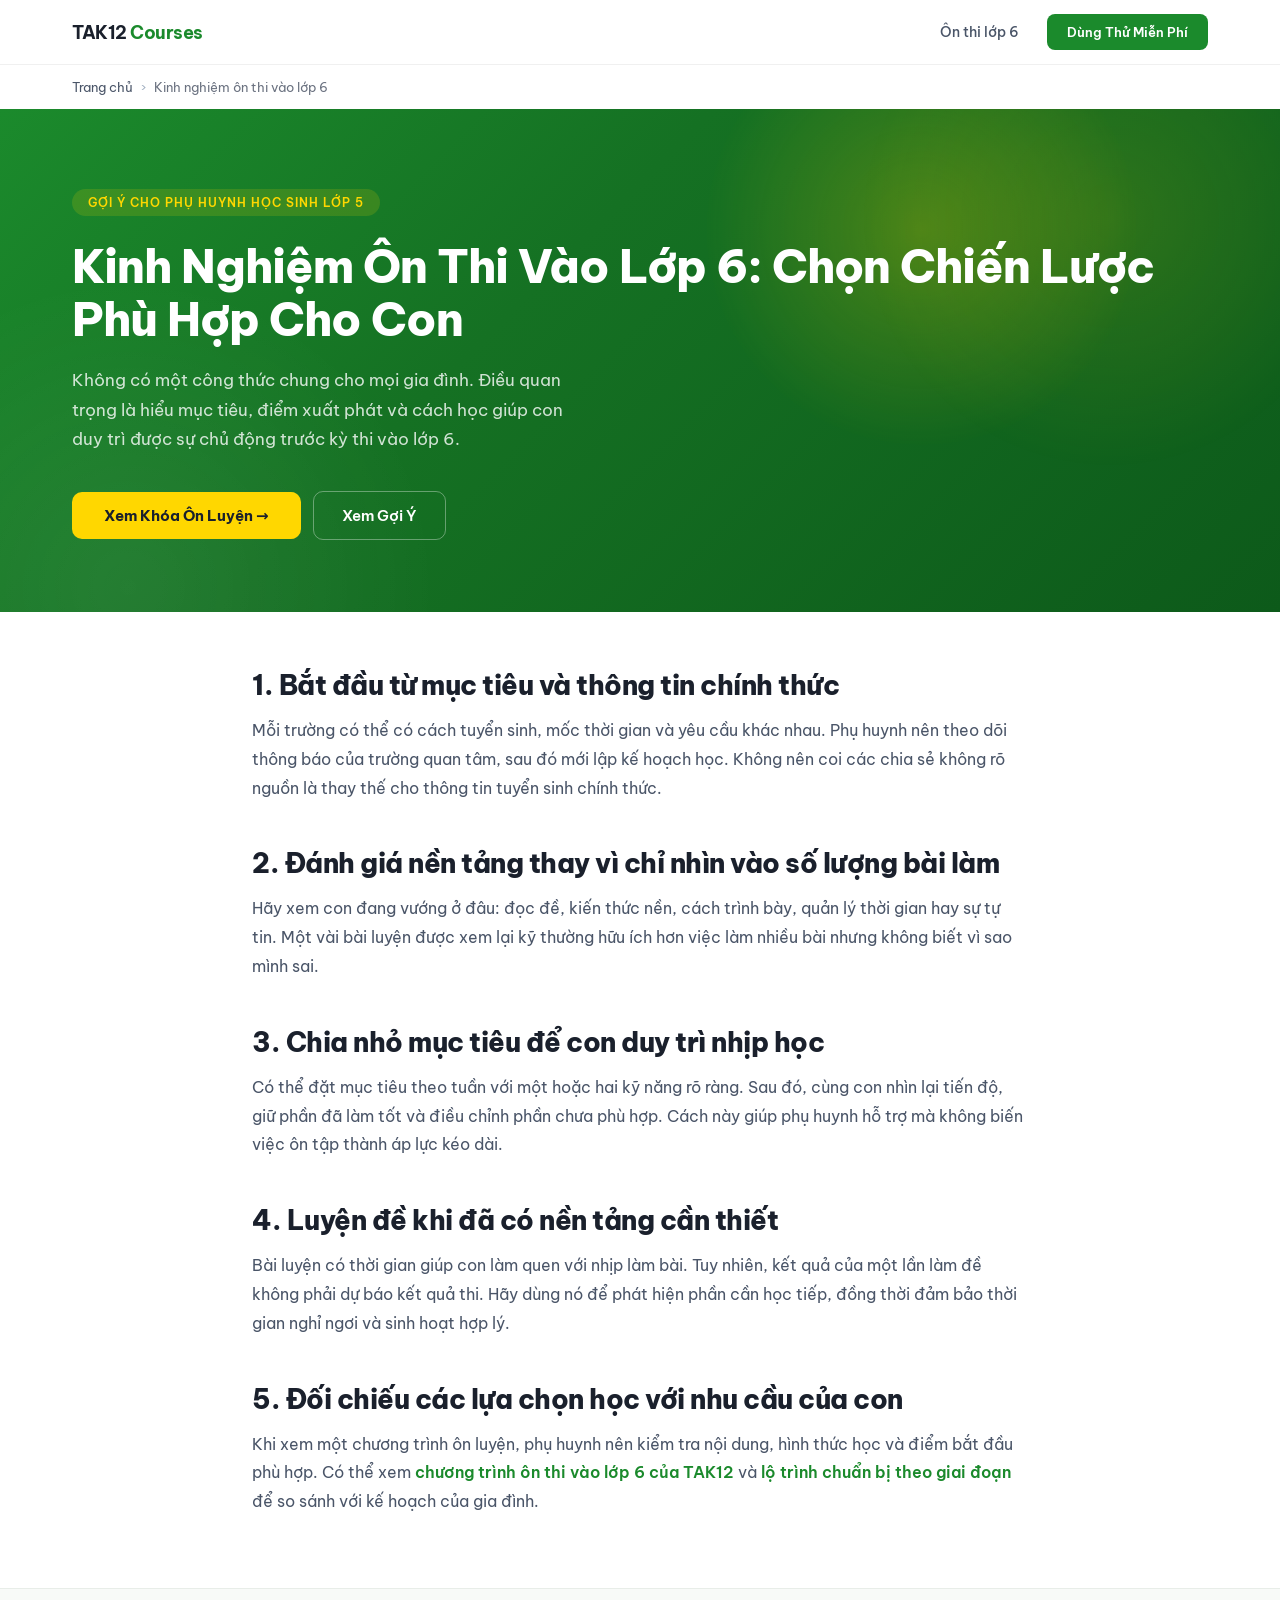
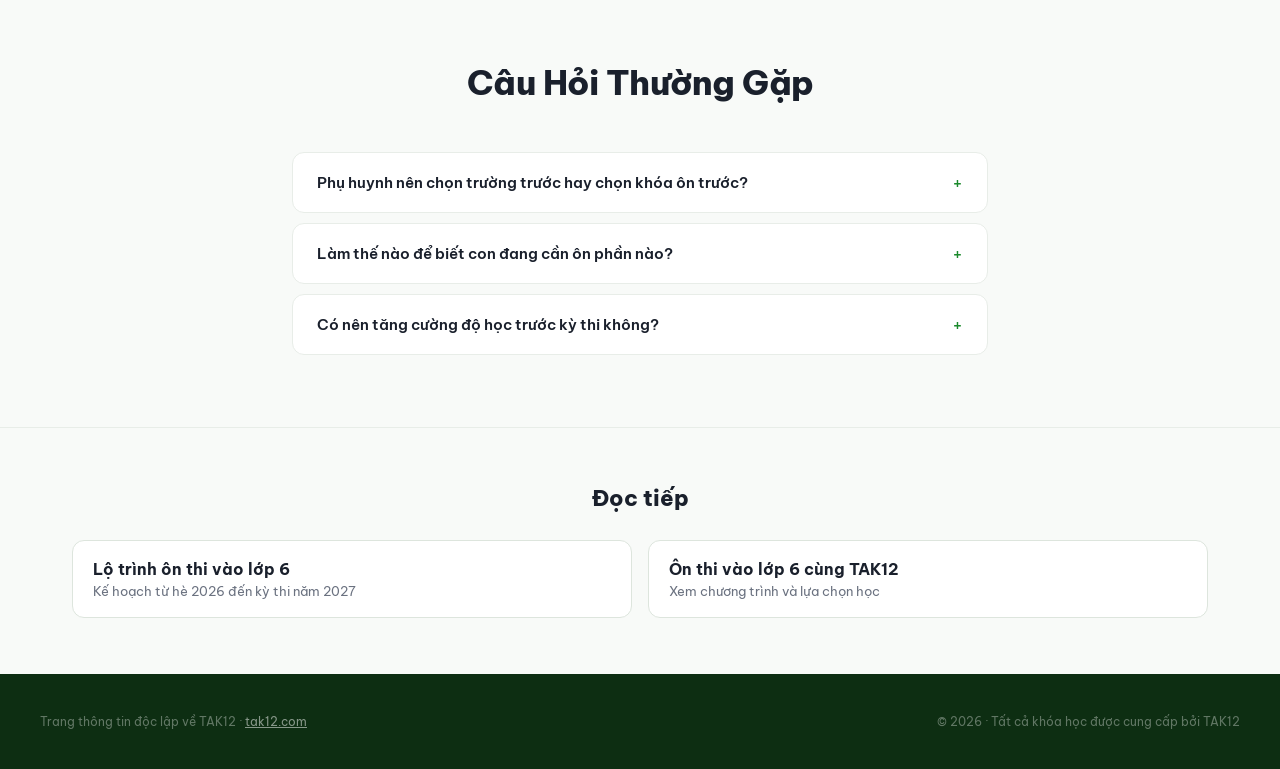
<file: kinh-nghiem-on-thi-vao-lop-6/index.html>
<!DOCTYPE html>
<html lang="vi">
<head>
  <meta charset="UTF-8">
  <meta name="viewport" content="width=device-width, initial-scale=1.0">
  <title>Kinh Nghiệm Ôn Thi Vào Lớp 6: Chọn Chiến Lược Phù Hợp Cho Con</title>
  <meta name="description" content="Kinh nghiệm ôn thi vào lớp 6 cho phụ huynh: xác định mục tiêu, đánh giá nền tảng, chọn cách luyện tập phù hợp và theo dõi tiến độ của con.">
  <meta name="robots" content="index, follow">
  <meta property="og:type" content="article">
  <meta property="og:title" content="Kinh Nghiệm Ôn Thi Vào Lớp 6: Chọn Chiến Lược Phù Hợp Cho Con">
  <meta property="og:description" content="Gợi ý xây chiến lược ôn thi vào lớp 6 theo năng lực và mục tiêu của từng học sinh.">
  <meta property="og:url" content="https://tak-12.com/kinh-nghiem-on-thi-vao-lop-6/">
  <meta property="og:site_name" content="TAK12 Courses — Thông tin độc lập">
  <meta property="og:locale" content="vi_VN">
  <meta name="twitter:card" content="summary_large_image">
  <link rel="canonical" href="https://tak-12.com/kinh-nghiem-on-thi-vao-lop-6/">
  <link rel="icon" type="image/x-icon" href="../favicon.ico" sizes="32x32">
  <link rel="icon" type="image/svg+xml" href="../favicon.svg">
  <link rel="apple-touch-icon" sizes="180x180" href="../apple-touch-icon.png">
  <link rel="preconnect" href="https://fonts.googleapis.com">
  <link rel="preconnect" href="https://fonts.gstatic.com" crossorigin>
  <link href="https://fonts.googleapis.com/css2?family=Be+Vietnam+Pro:ital,wght@0,400;0,500;0,600;0,700;0,800&display=swap" rel="stylesheet">
  <link rel="stylesheet" href="../styles.css">
  <script type="application/ld+json">
  {
    "@context": "https://schema.org",
    "@type": "BreadcrumbList",
    "itemListElement": [
      {"@type": "ListItem", "position": 1, "name": "Trang chủ", "item": "https://tak-12.com/"},
      {"@type": "ListItem", "position": 2, "name": "Kinh nghiệm ôn thi vào lớp 6", "item": "https://tak-12.com/kinh-nghiem-on-thi-vao-lop-6/"}
    ]
  }
  </script>
  <script type="application/ld+json">
  {
    "@context": "https://schema.org",
    "@type": "FAQPage",
    "mainEntity": [
      {"@type": "Question", "name": "Phụ huynh nên chọn trường trước hay chọn khóa ôn trước?", "acceptedAnswer": {"@type": "Answer", "text": "Nên xác định các phương án trường và tìm hiểu thông tin tuyển sinh chính thức trước. Khi mục tiêu đã rõ hơn, gia đình có thể chọn nội dung ôn luyện phù hợp với năng lực hiện tại và thời gian của con."}},
      {"@type": "Question", "name": "Làm thế nào để biết con đang cần ôn phần nào?", "acceptedAnswer": {"@type": "Answer", "text": "Có thể bắt đầu từ bài làm gần đây, quan sát lỗi lặp lại và trao đổi với con về phần thấy khó. Mục tiêu là nhận ra kỹ năng cần củng cố, không chỉ xếp hạng con bằng một điểm số."}},
      {"@type": "Question", "name": "Có nên tăng cường độ học trước kỳ thi không?", "acceptedAnswer": {"@type": "Answer", "text": "Chỉ nên tăng dần khi con đã có nền tảng và vẫn giữ được nhịp sinh hoạt phù hợp. Lịch học quá dày có thể làm giảm khả năng tập trung; gia đình nên điều chỉnh theo phản hồi và sức khỏe của con."}}
    ]
  }
  </script>
</head>
<body>
  <nav class="nav"><div class="container nav-inner"><a class="brand" href="../"><span class="brand-name">TAK12 <span>Courses</span></span></a><div class="nav-links"><a class="nav-link" href="../tak12-on-thi-lop-6/">Ôn thi lớp 6</a><a class="nav-cta" href="https://tak12.com/?ref=njg2odn" target="_blank" rel="sponsored noopener" data-cta="lop6_strategy_nav_signup" data-intent="free_account">Dùng Thử Miễn Phí</a></div></div></nav>
  <nav class="breadcrumb" aria-label="Breadcrumb"><a href="../">Trang chủ</a><span class="sep">›</span>Kinh nghiệm ôn thi vào lớp 6</nav>
  <section class="hero"><div class="hero-inner"><div class="hero-copy"><div class="eyebrow">Gợi ý cho phụ huynh học sinh lớp 5</div><h1>Kinh Nghiệm Ôn Thi Vào Lớp 6: Chọn Chiến Lược Phù Hợp Cho Con</h1><p>Không có một công thức chung cho mọi gia đình. Điều quan trọng là hiểu mục tiêu, điểm xuất phát và cách học giúp con duy trì được sự chủ động trước kỳ thi vào lớp 6.</p><div class="hero-actions"><a class="btn btn-gold" href="https://tak12.com/info/bang-gia-vao-6?ref=njg2odn" target="_blank" rel="sponsored noopener" data-cta="lop6_strategy_course" data-intent="exam_grade_6">Xem Khóa Ôn Luyện →</a><a class="btn btn-outline" href="#chien-luoc">Xem Gợi Ý</a></div></div></div></section>
  <article class="lp-prose">
    <h2 id="chien-luoc">1. Bắt đầu từ mục tiêu và thông tin chính thức</h2>
    <p>Mỗi trường có thể có cách tuyển sinh, mốc thời gian và yêu cầu khác nhau. Phụ huynh nên theo dõi thông báo của trường quan tâm, sau đó mới lập kế hoạch học. Không nên coi các chia sẻ không rõ nguồn là thay thế cho thông tin tuyển sinh chính thức.</p>
    <h2>2. Đánh giá nền tảng thay vì chỉ nhìn vào số lượng bài làm</h2>
    <p>Hãy xem con đang vướng ở đâu: đọc đề, kiến thức nền, cách trình bày, quản lý thời gian hay sự tự tin. Một vài bài luyện được xem lại kỹ thường hữu ích hơn việc làm nhiều bài nhưng không biết vì sao mình sai.</p>
    <h2>3. Chia nhỏ mục tiêu để con duy trì nhịp học</h2>
    <p>Có thể đặt mục tiêu theo tuần với một hoặc hai kỹ năng rõ ràng. Sau đó, cùng con nhìn lại tiến độ, giữ phần đã làm tốt và điều chỉnh phần chưa phù hợp. Cách này giúp phụ huynh hỗ trợ mà không biến việc ôn tập thành áp lực kéo dài.</p>
    <h2>4. Luyện đề khi đã có nền tảng cần thiết</h2>
    <p>Bài luyện có thời gian giúp con làm quen với nhịp làm bài. Tuy nhiên, kết quả của một lần làm đề không phải dự báo kết quả thi. Hãy dùng nó để phát hiện phần cần học tiếp, đồng thời đảm bảo thời gian nghỉ ngơi và sinh hoạt hợp lý.</p>
    <h2>5. Đối chiếu các lựa chọn học với nhu cầu của con</h2>
    <p>Khi xem một chương trình ôn luyện, phụ huynh nên kiểm tra nội dung, hình thức học và điểm bắt đầu phù hợp. Có thể xem <a href="../tak12-on-thi-lop-6/">chương trình ôn thi vào lớp 6 của TAK12</a> và <a href="../lo-trinh-on-thi-vao-lop-6/">lộ trình chuẩn bị theo giai đoạn</a> để so sánh với kế hoạch của gia đình.</p>
  </article>
  <section class="faq" id="faq-section"><div class="faq-inner"><div class="section-head"><h2>Câu Hỏi Thường Gặp</h2></div><div class="faq-list">
    <div class="faq-item"><button class="faq-q"><span class="q-text">Phụ huynh nên chọn trường trước hay chọn khóa ôn trước?</span><span class="q-icon">+</span></button><div class="faq-a"><div class="a-inner">Nên xác định các phương án trường và tìm hiểu thông tin tuyển sinh chính thức trước. Khi mục tiêu đã rõ hơn, gia đình có thể chọn nội dung ôn luyện phù hợp với năng lực hiện tại và thời gian của con.</div></div></div>
    <div class="faq-item"><button class="faq-q"><span class="q-text">Làm thế nào để biết con đang cần ôn phần nào?</span><span class="q-icon">+</span></button><div class="faq-a"><div class="a-inner">Có thể bắt đầu từ bài làm gần đây, quan sát lỗi lặp lại và trao đổi với con về phần thấy khó. Mục tiêu là nhận ra kỹ năng cần củng cố, không chỉ xếp hạng con bằng một điểm số.</div></div></div>
    <div class="faq-item"><button class="faq-q"><span class="q-text">Có nên tăng cường độ học trước kỳ thi không?</span><span class="q-icon">+</span></button><div class="faq-a"><div class="a-inner">Chỉ nên tăng dần khi con đã có nền tảng và vẫn giữ được nhịp sinh hoạt phù hợp. Lịch học quá dày có thể làm giảm khả năng tập trung; gia đình nên điều chỉnh theo phản hồi và sức khỏe của con.</div></div></div>
  </div></div></section>
  <section class="related"><div class="related-inner"><h2>Đọc tiếp</h2><div class="related-grid"><a class="related-card" href="../lo-trinh-on-thi-vao-lop-6/"><div class="rc-title">Lộ trình ôn thi vào lớp 6</div><div class="rc-desc">Kế hoạch từ hè 2026 đến kỳ thi năm 2027</div></a><a class="related-card" href="../tak12-on-thi-lop-6/"><div class="rc-title">Ôn thi vào lớp 6 cùng TAK12</div><div class="rc-desc">Xem chương trình và lựa chọn học</div></a></div></div></section>
  <footer class="footer"><div class="footer-inner"><div><div class="footer-note">Trang thông tin độc lập về TAK12 · <a href="https://tak12.com/?ref=njg2odn" target="_blank" rel="sponsored noopener" data-cta="lop6_strategy_footer_provider" data-intent="visit-provider">tak12.com</a></div></div><div class="footer-right"><div class="footer-copy">© 2026 · Tất cả khóa học được cung cấp bởi TAK12</div></div></div></footer>
  <script src="../analytics.js"></script><script src="../script.js"></script>
</body>
</html>
</file>
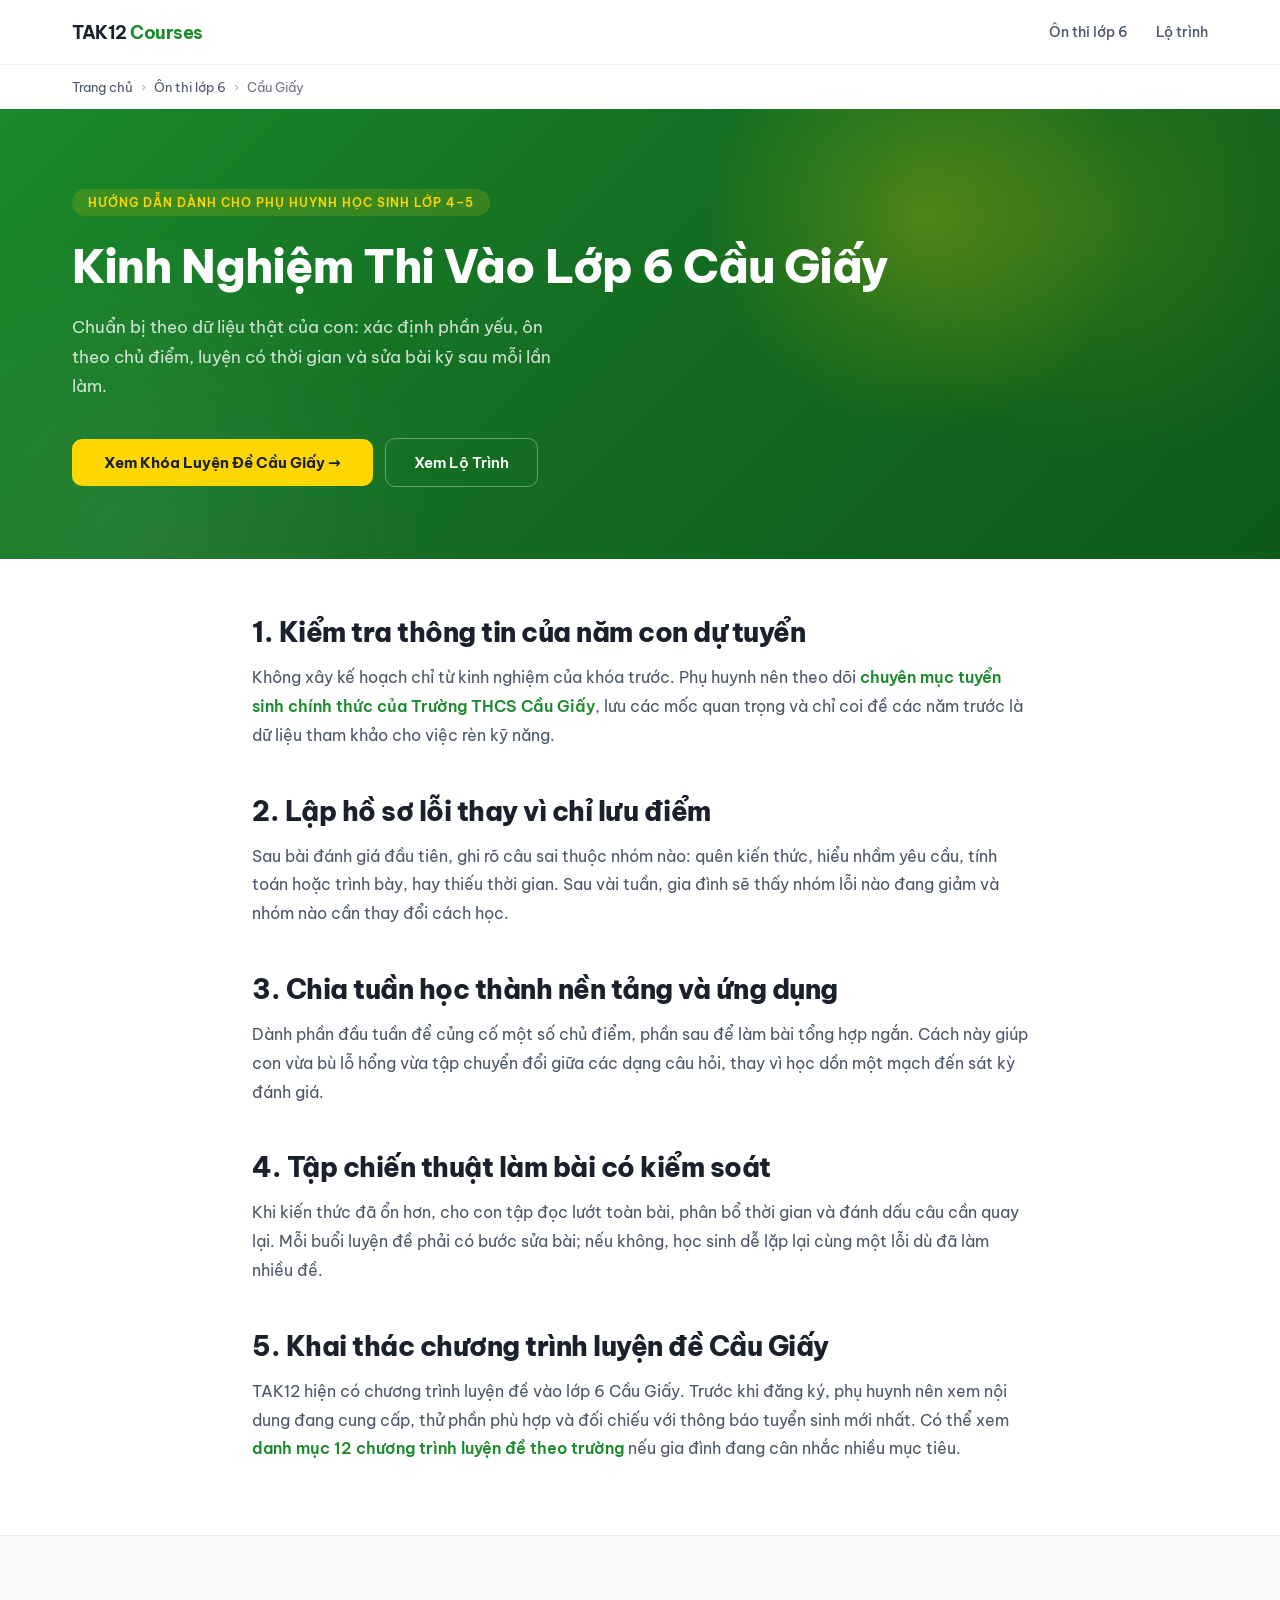
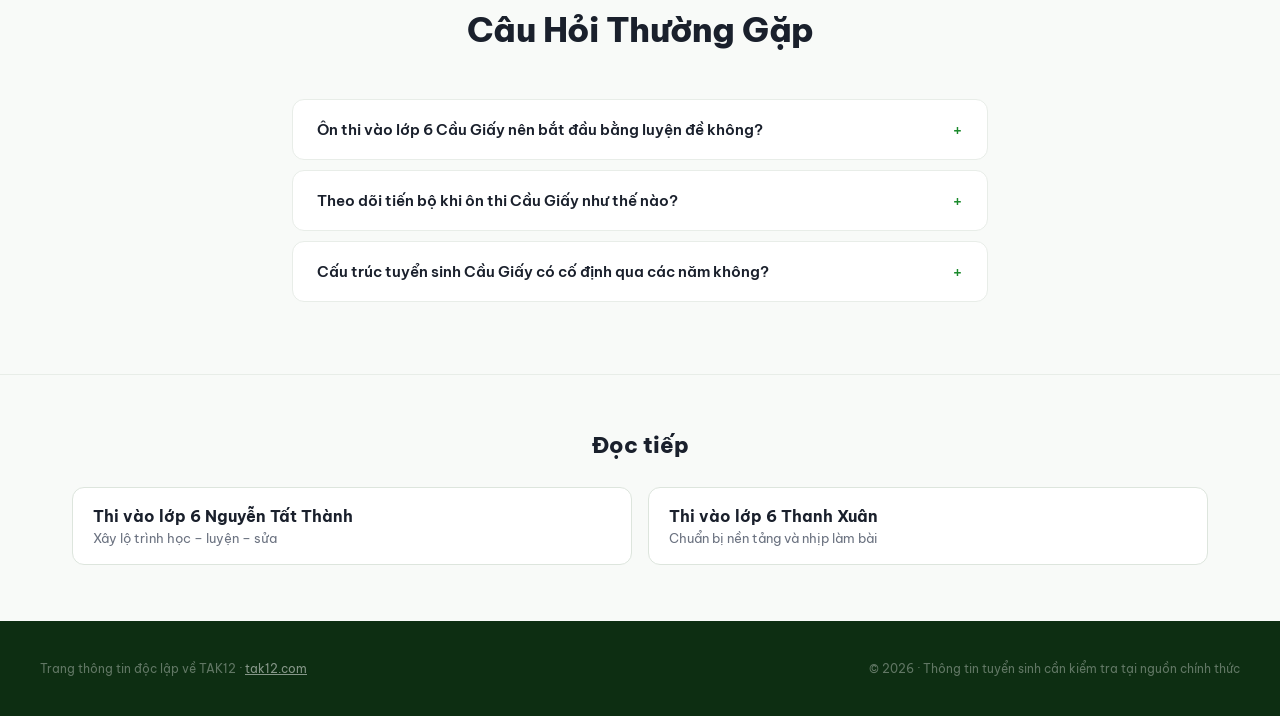
<file: kinh-nghiem-thi-vao-lop-6-cau-giay/index.html>
<!DOCTYPE html>
<html lang="vi">
<head>
  <meta charset="UTF-8">
  <meta name="viewport" content="width=device-width, initial-scale=1.0">
  <title>Kinh Nghiệm Thi Vào Lớp 6 Cầu Giấy: Cách Ôn Hiệu Quả</title>
  <meta name="description" content="Kinh nghiệm chuẩn bị thi vào lớp 6 Cầu Giấy: cập nhật thông tin, đánh giá nền tảng, luyện theo chủ điểm và sửa lỗi sau mỗi đề.">
  <meta name="robots" content="index, follow">
  <meta property="og:type" content="article">
  <meta property="og:title" content="Kinh Nghiệm Thi Vào Lớp 6 Cầu Giấy">
  <meta property="og:description" content="Cách xây lộ trình ôn tập có mục tiêu và sử dụng bộ đề để phát hiện phần còn yếu.">
  <meta property="og:url" content="https://tak-12.com/kinh-nghiem-thi-vao-lop-6-cau-giay/">
  <meta property="og:site_name" content="TAK12 Courses — Thông tin độc lập">
  <meta property="og:locale" content="vi_VN">
  <meta name="twitter:card" content="summary">
  <link rel="canonical" href="https://tak-12.com/kinh-nghiem-thi-vao-lop-6-cau-giay/">
  <link rel="icon" type="image/x-icon" href="../favicon.ico" sizes="32x32">
  <link rel="icon" type="image/svg+xml" href="../favicon.svg">
  <link rel="apple-touch-icon" sizes="180x180" href="../apple-touch-icon.png">
  <link rel="preconnect" href="https://fonts.googleapis.com">
  <link rel="preconnect" href="https://fonts.gstatic.com" crossorigin>
  <link href="https://fonts.googleapis.com/css2?family=Be+Vietnam+Pro:ital,wght@0,400;0,500;0,600;0,700;0,800&display=swap" rel="stylesheet">
  <link rel="stylesheet" href="../styles.css?v=20260917-school-guides">
  <script type="application/ld+json">{"@context":"https://schema.org","@type":"BreadcrumbList","itemListElement":[{"@type":"ListItem","position":1,"name":"Trang chủ","item":"https://tak-12.com/"},{"@type":"ListItem","position":2,"name":"Ôn thi vào lớp 6","item":"https://tak-12.com/tak12-on-thi-lop-6/"},{"@type":"ListItem","position":3,"name":"Kinh nghiệm thi vào lớp 6 Cầu Giấy","item":"https://tak-12.com/kinh-nghiem-thi-vao-lop-6-cau-giay/"}]}</script>
  <script type="application/ld+json">{"@context":"https://schema.org","@type":"FAQPage","mainEntity":[{"@type":"Question","name":"Ôn thi vào lớp 6 Cầu Giấy nên bắt đầu bằng luyện đề không?","acceptedAnswer":{"@type":"Answer","text":"Nên làm một bài để nhận diện điểm xuất phát, nhưng chưa cần luyện đề liên tục. Nếu còn nhiều lỗi nền tảng, học sinh nên quay lại chủ điểm liên quan rồi mới tăng dần số bài tổng hợp."}},{"@type":"Question","name":"Theo dõi tiến bộ khi ôn thi Cầu Giấy như thế nào?","acceptedAnswer":{"@type":"Answer","text":"Gia đình có thể theo dõi tỷ lệ lỗi lặp lại, khả năng hoàn thành đúng thời gian và chất lượng phần sửa bài. Một điểm số đơn lẻ không phản ánh đầy đủ tiến bộ."}},{"@type":"Question","name":"Cấu trúc tuyển sinh Cầu Giấy có cố định qua các năm không?","acceptedAnswer":{"@type":"Answer","text":"Không nên mặc định như vậy. Hãy kiểm tra thông báo tuyển sinh chính thức của năm dự tuyển trước khi chọn tài liệu và điều chỉnh kế hoạch ôn tập."}}]}</script>
</head>
<body>
  <nav class="nav"><div class="container nav-inner"><a class="brand" href="../"><span class="brand-name">TAK12 <span>Courses</span></span></a><div class="nav-links"><a class="nav-link" href="../tak12-on-thi-lop-6/">Ôn thi lớp 6</a><a class="nav-link" href="#lo-trinh">Lộ trình</a></div></div></nav>
  <nav class="breadcrumb" aria-label="Breadcrumb"><a href="../">Trang chủ</a><span class="sep">›</span><a href="../tak12-on-thi-lop-6/">Ôn thi lớp 6</a><span class="sep">›</span>Cầu Giấy</nav>
  <section class="hero"><div class="hero-inner"><div class="hero-copy"><div class="eyebrow">Hướng dẫn dành cho phụ huynh học sinh lớp 4–5</div><h1>Kinh Nghiệm Thi Vào Lớp 6 Cầu Giấy</h1><p>Chuẩn bị theo dữ liệu thật của con: xác định phần yếu, ôn theo chủ điểm, luyện có thời gian và sửa bài kỹ sau mỗi lần làm.</p><div class="hero-actions"><a class="btn btn-gold" href="https://tak12.com/info/vao-6-cau-giay?ref=njg2odn" target="_blank" rel="sponsored noopener" data-cta="cau_giay_hero_school_course" data-intent="school_exam_grade_6">Xem Khóa Luyện Đề Cầu Giấy →</a><a class="btn btn-outline" href="#lo-trinh">Xem Lộ Trình</a></div></div></div></section>
  <article class="lp-prose">
    <h2 id="lo-trinh">1. Kiểm tra thông tin của năm con dự tuyển</h2>
    <p>Không xây kế hoạch chỉ từ kinh nghiệm của khóa trước. Phụ huynh nên theo dõi <a href="https://thcscaugiay.edu.vn/tuyen-sinh" target="_blank" rel="noopener">chuyên mục tuyển sinh chính thức của Trường THCS Cầu Giấy</a>, lưu các mốc quan trọng và chỉ coi đề các năm trước là dữ liệu tham khảo cho việc rèn kỹ năng.</p>
    <h2>2. Lập hồ sơ lỗi thay vì chỉ lưu điểm</h2>
    <p>Sau bài đánh giá đầu tiên, ghi rõ câu sai thuộc nhóm nào: quên kiến thức, hiểu nhầm yêu cầu, tính toán hoặc trình bày, hay thiếu thời gian. Sau vài tuần, gia đình sẽ thấy nhóm lỗi nào đang giảm và nhóm nào cần thay đổi cách học.</p>
    <h2>3. Chia tuần học thành nền tảng và ứng dụng</h2>
    <p>Dành phần đầu tuần để củng cố một số chủ điểm, phần sau để làm bài tổng hợp ngắn. Cách này giúp con vừa bù lỗ hổng vừa tập chuyển đổi giữa các dạng câu hỏi, thay vì học dồn một mạch đến sát kỳ đánh giá.</p>
    <h2>4. Tập chiến thuật làm bài có kiểm soát</h2>
    <p>Khi kiến thức đã ổn hơn, cho con tập đọc lướt toàn bài, phân bổ thời gian và đánh dấu câu cần quay lại. Mỗi buổi luyện đề phải có bước sửa bài; nếu không, học sinh dễ lặp lại cùng một lỗi dù đã làm nhiều đề.</p>
    <h2>5. Khai thác chương trình luyện đề Cầu Giấy</h2>
    <p>TAK12 hiện có chương trình luyện đề vào lớp 6 Cầu Giấy. Trước khi đăng ký, phụ huynh nên xem nội dung đang cung cấp, thử phần phù hợp và đối chiếu với thông báo tuyển sinh mới nhất. Có thể xem <a href="../tak12-on-thi-lop-6/">danh mục 12 chương trình luyện đề theo trường</a> nếu gia đình đang cân nhắc nhiều mục tiêu.</p>
  </article>
  <section class="faq" id="faq-section"><div class="faq-inner"><div class="section-head"><h2>Câu Hỏi Thường Gặp</h2></div><div class="faq-list">
    <div class="faq-item"><button class="faq-q"><span class="q-text">Ôn thi vào lớp 6 Cầu Giấy nên bắt đầu bằng luyện đề không?</span><span class="q-icon">+</span></button><div class="faq-a"><div class="a-inner">Nên làm một bài để nhận diện điểm xuất phát, nhưng chưa cần luyện đề liên tục. Nếu còn nhiều lỗi nền tảng, học sinh nên quay lại chủ điểm liên quan rồi mới tăng dần số bài tổng hợp.</div></div></div>
    <div class="faq-item"><button class="faq-q"><span class="q-text">Theo dõi tiến bộ khi ôn thi Cầu Giấy như thế nào?</span><span class="q-icon">+</span></button><div class="faq-a"><div class="a-inner">Gia đình có thể theo dõi tỷ lệ lỗi lặp lại, khả năng hoàn thành đúng thời gian và chất lượng phần sửa bài. Một điểm số đơn lẻ không phản ánh đầy đủ tiến bộ.</div></div></div>
    <div class="faq-item"><button class="faq-q"><span class="q-text">Cấu trúc tuyển sinh Cầu Giấy có cố định qua các năm không?</span><span class="q-icon">+</span></button><div class="faq-a"><div class="a-inner">Không nên mặc định như vậy. Hãy kiểm tra thông báo tuyển sinh chính thức của năm dự tuyển trước khi chọn tài liệu và điều chỉnh kế hoạch ôn tập.</div></div></div>
  </div></div></section>
  <section class="related"><div class="related-inner"><h2>Đọc tiếp</h2><div class="related-grid"><a class="related-card" href="../kinh-nghiem-thi-vao-lop-6-nguyen-tat-thanh/"><div class="rc-title">Thi vào lớp 6 Nguyễn Tất Thành</div><div class="rc-desc">Xây lộ trình học – luyện – sửa</div></a><a class="related-card" href="../kinh-nghiem-thi-vao-lop-6-thanh-xuan/"><div class="rc-title">Thi vào lớp 6 Thanh Xuân</div><div class="rc-desc">Chuẩn bị nền tảng và nhịp làm bài</div></a></div></div></section>
  <footer class="footer"><div class="footer-inner"><div><div class="footer-note">Trang thông tin độc lập về TAK12 · <a href="https://tak12.com/?ref=njg2odn" target="_blank" rel="sponsored noopener" data-cta="cau_giay_footer_provider" data-intent="visit-provider">tak12.com</a></div></div><div class="footer-right"><div class="footer-copy">© 2026 · Thông tin tuyển sinh cần kiểm tra tại nguồn chính thức</div></div></div></footer>
  <script src="../analytics.js"></script><script src="../script.js"></script>
</body>
</html>
</file>
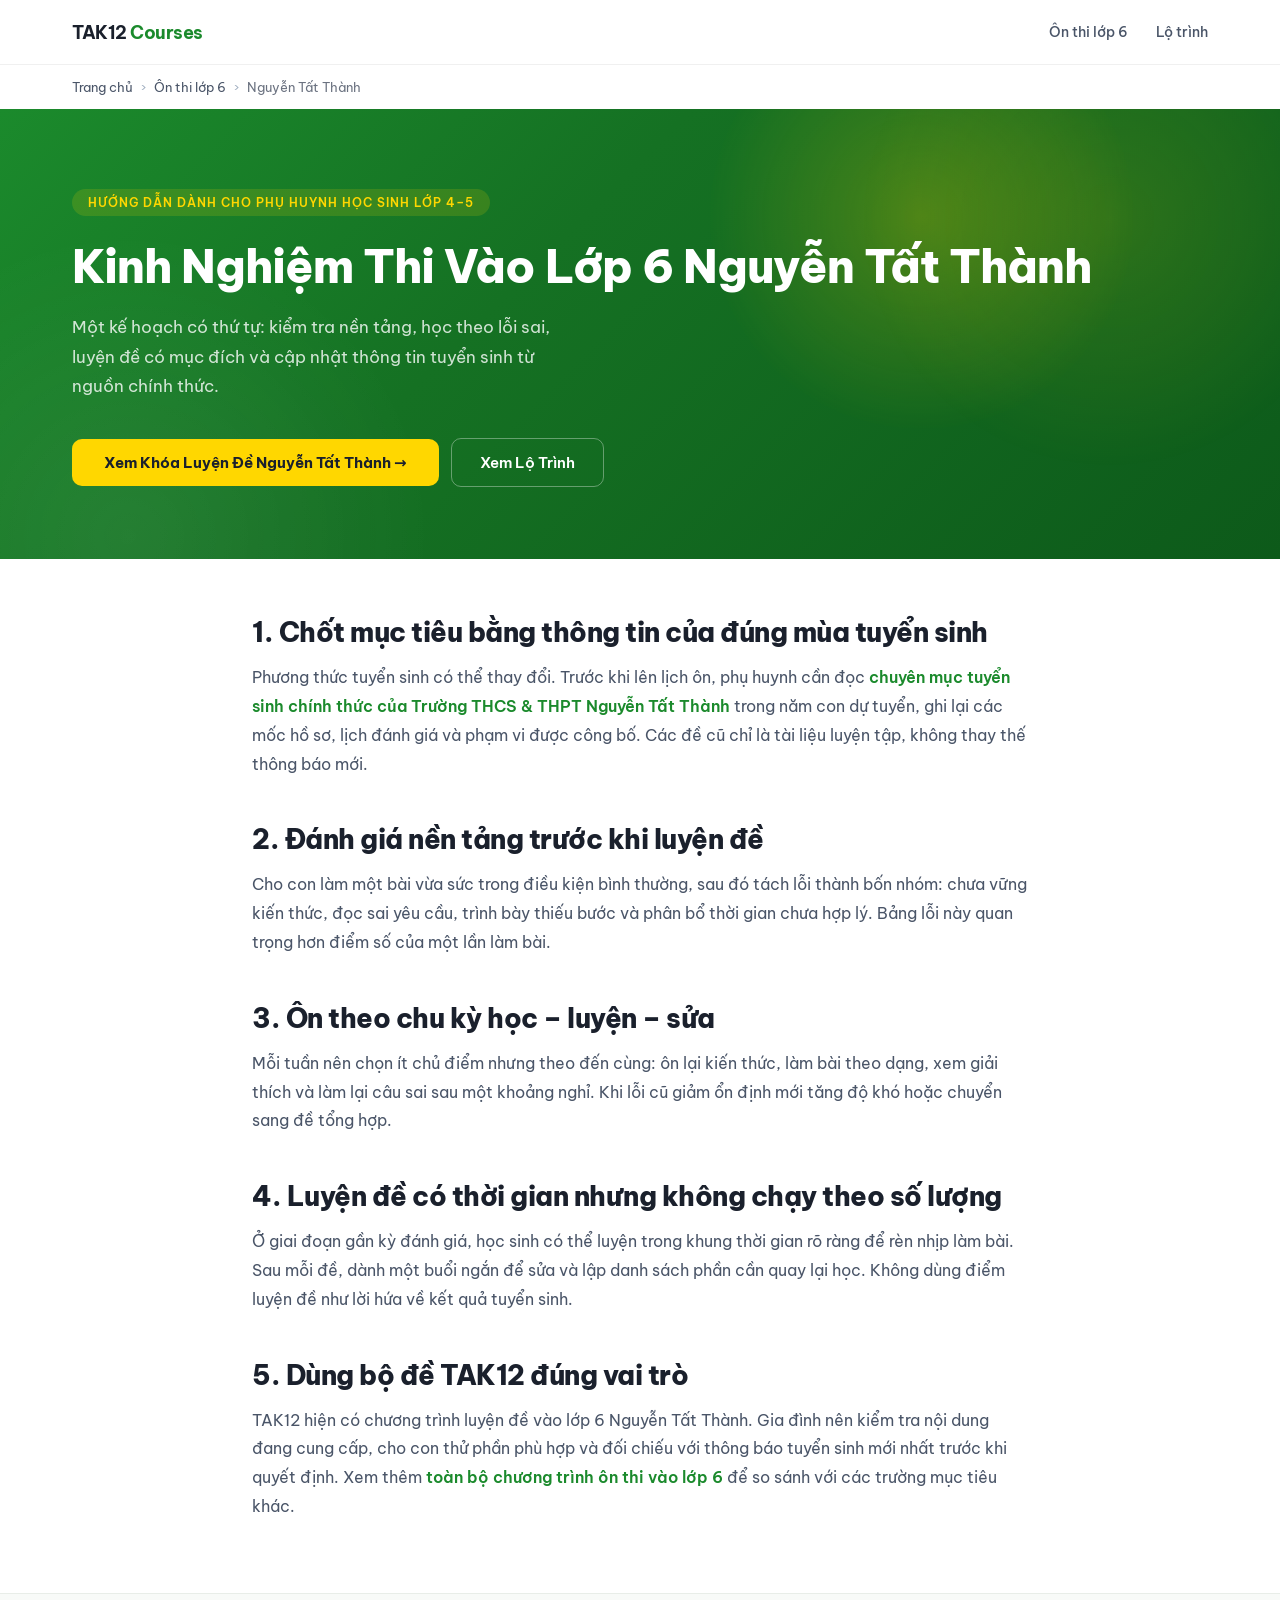
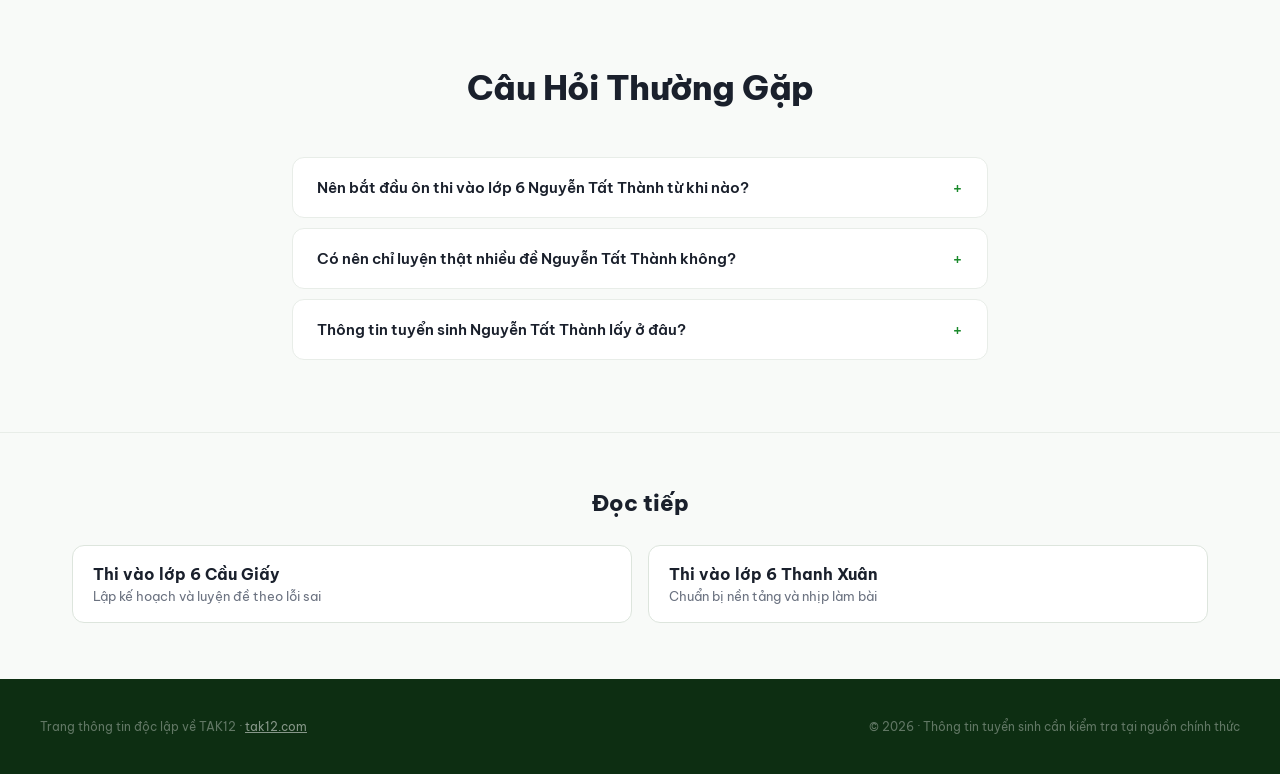
<file: kinh-nghiem-thi-vao-lop-6-nguyen-tat-thanh/index.html>
<!DOCTYPE html>
<html lang="vi">
<head>
  <meta charset="UTF-8">
  <meta name="viewport" content="width=device-width, initial-scale=1.0">
  <title>Kinh Nghiệm Thi Vào Lớp 6 Nguyễn Tất Thành: Lộ Trình Ôn Tập</title>
  <meta name="description" content="Kinh nghiệm chuẩn bị thi vào lớp 6 Nguyễn Tất Thành: xác định mục tiêu, củng cố nền tảng, luyện theo lỗi sai và dùng bộ đề đúng cách.">
  <meta name="robots" content="index, follow">
  <meta property="og:type" content="article">
  <meta property="og:title" content="Kinh Nghiệm Thi Vào Lớp 6 Nguyễn Tất Thành">
  <meta property="og:description" content="Lộ trình thực tế giúp phụ huynh tổ chức việc ôn tập theo năng lực hiện tại của con.">
  <meta property="og:url" content="https://tak-12.com/kinh-nghiem-thi-vao-lop-6-nguyen-tat-thanh/">
  <meta property="og:site_name" content="TAK12 Courses — Thông tin độc lập">
  <meta property="og:locale" content="vi_VN">
  <meta name="twitter:card" content="summary">
  <link rel="canonical" href="https://tak-12.com/kinh-nghiem-thi-vao-lop-6-nguyen-tat-thanh/">
  <link rel="icon" type="image/x-icon" href="../favicon.ico" sizes="32x32">
  <link rel="icon" type="image/svg+xml" href="../favicon.svg">
  <link rel="apple-touch-icon" sizes="180x180" href="../apple-touch-icon.png">
  <link rel="preconnect" href="https://fonts.googleapis.com">
  <link rel="preconnect" href="https://fonts.gstatic.com" crossorigin>
  <link href="https://fonts.googleapis.com/css2?family=Be+Vietnam+Pro:ital,wght@0,400;0,500;0,600;0,700;0,800&display=swap" rel="stylesheet">
  <link rel="stylesheet" href="../styles.css?v=20260917-school-guides">
  <script type="application/ld+json">{"@context":"https://schema.org","@type":"BreadcrumbList","itemListElement":[{"@type":"ListItem","position":1,"name":"Trang chủ","item":"https://tak-12.com/"},{"@type":"ListItem","position":2,"name":"Ôn thi vào lớp 6","item":"https://tak-12.com/tak12-on-thi-lop-6/"},{"@type":"ListItem","position":3,"name":"Kinh nghiệm thi vào lớp 6 Nguyễn Tất Thành","item":"https://tak-12.com/kinh-nghiem-thi-vao-lop-6-nguyen-tat-thanh/"}]}</script>
  <script type="application/ld+json">{"@context":"https://schema.org","@type":"FAQPage","mainEntity":[{"@type":"Question","name":"Nên bắt đầu ôn thi vào lớp 6 Nguyễn Tất Thành từ khi nào?","acceptedAnswer":{"@type":"Answer","text":"Thời điểm phù hợp phụ thuộc vào nền tảng và nhịp học của từng em. Gia đình nên bắt đầu bằng việc đánh giá kiến thức hiện tại, sau đó dành đủ thời gian củng cố phần yếu trước khi tăng cường luyện đề."}},{"@type":"Question","name":"Có nên chỉ luyện thật nhiều đề Nguyễn Tất Thành không?","acceptedAnswer":{"@type":"Answer","text":"Không nên chỉ đếm số đề. Sau mỗi bài, học sinh cần phân loại lỗi do kiến thức, đọc đề, trình bày hay quản lý thời gian rồi quay lại luyện đúng phần còn yếu."}},{"@type":"Question","name":"Thông tin tuyển sinh Nguyễn Tất Thành lấy ở đâu?","acceptedAnswer":{"@type":"Answer","text":"Phụ huynh nên dùng thông báo tuyển sinh chính thức của nhà trường cho năm dự tuyển làm căn cứ cuối cùng về điều kiện, môn đánh giá, lịch và hồ sơ."}}]}</script>
</head>
<body>
  <nav class="nav"><div class="container nav-inner"><a class="brand" href="../"><span class="brand-name">TAK12 <span>Courses</span></span></a><div class="nav-links"><a class="nav-link" href="../tak12-on-thi-lop-6/">Ôn thi lớp 6</a><a class="nav-link" href="#lo-trinh">Lộ trình</a></div></div></nav>
  <nav class="breadcrumb" aria-label="Breadcrumb"><a href="../">Trang chủ</a><span class="sep">›</span><a href="../tak12-on-thi-lop-6/">Ôn thi lớp 6</a><span class="sep">›</span>Nguyễn Tất Thành</nav>
  <section class="hero"><div class="hero-inner"><div class="hero-copy"><div class="eyebrow">Hướng dẫn dành cho phụ huynh học sinh lớp 4–5</div><h1>Kinh Nghiệm Thi Vào Lớp 6 Nguyễn Tất Thành</h1><p>Một kế hoạch có thứ tự: kiểm tra nền tảng, học theo lỗi sai, luyện đề có mục đích và cập nhật thông tin tuyển sinh từ nguồn chính thức.</p><div class="hero-actions"><a class="btn btn-gold" href="https://tak12.com/info/vao-6-ntt?ref=njg2odn" target="_blank" rel="sponsored noopener" data-cta="ntt_hero_school_course" data-intent="school_exam_grade_6">Xem Khóa Luyện Đề Nguyễn Tất Thành →</a><a class="btn btn-outline" href="#lo-trinh">Xem Lộ Trình</a></div></div></div></section>
  <article class="lp-prose">
    <h2 id="lo-trinh">1. Chốt mục tiêu bằng thông tin của đúng mùa tuyển sinh</h2>
    <p>Phương thức tuyển sinh có thể thay đổi. Trước khi lên lịch ôn, phụ huynh cần đọc <a href="https://ntthnue.edu.vn/tuyen-sinh/" target="_blank" rel="noopener">chuyên mục tuyển sinh chính thức của Trường THCS &amp; THPT Nguyễn Tất Thành</a> trong năm con dự tuyển, ghi lại các mốc hồ sơ, lịch đánh giá và phạm vi được công bố. Các đề cũ chỉ là tài liệu luyện tập, không thay thế thông báo mới.</p>
    <h2>2. Đánh giá nền tảng trước khi luyện đề</h2>
    <p>Cho con làm một bài vừa sức trong điều kiện bình thường, sau đó tách lỗi thành bốn nhóm: chưa vững kiến thức, đọc sai yêu cầu, trình bày thiếu bước và phân bổ thời gian chưa hợp lý. Bảng lỗi này quan trọng hơn điểm số của một lần làm bài.</p>
    <h2>3. Ôn theo chu kỳ học – luyện – sửa</h2>
    <p>Mỗi tuần nên chọn ít chủ điểm nhưng theo đến cùng: ôn lại kiến thức, làm bài theo dạng, xem giải thích và làm lại câu sai sau một khoảng nghỉ. Khi lỗi cũ giảm ổn định mới tăng độ khó hoặc chuyển sang đề tổng hợp.</p>
    <h2>4. Luyện đề có thời gian nhưng không chạy theo số lượng</h2>
    <p>Ở giai đoạn gần kỳ đánh giá, học sinh có thể luyện trong khung thời gian rõ ràng để rèn nhịp làm bài. Sau mỗi đề, dành một buổi ngắn để sửa và lập danh sách phần cần quay lại học. Không dùng điểm luyện đề như lời hứa về kết quả tuyển sinh.</p>
    <h2>5. Dùng bộ đề TAK12 đúng vai trò</h2>
    <p>TAK12 hiện có chương trình luyện đề vào lớp 6 Nguyễn Tất Thành. Gia đình nên kiểm tra nội dung đang cung cấp, cho con thử phần phù hợp và đối chiếu với thông báo tuyển sinh mới nhất trước khi quyết định. Xem thêm <a href="../tak12-on-thi-lop-6/">toàn bộ chương trình ôn thi vào lớp 6</a> để so sánh với các trường mục tiêu khác.</p>
  </article>
  <section class="faq" id="faq-section"><div class="faq-inner"><div class="section-head"><h2>Câu Hỏi Thường Gặp</h2></div><div class="faq-list">
    <div class="faq-item"><button class="faq-q"><span class="q-text">Nên bắt đầu ôn thi vào lớp 6 Nguyễn Tất Thành từ khi nào?</span><span class="q-icon">+</span></button><div class="faq-a"><div class="a-inner">Thời điểm phù hợp phụ thuộc vào nền tảng và nhịp học của từng em. Gia đình nên bắt đầu bằng việc đánh giá kiến thức hiện tại, sau đó dành đủ thời gian củng cố phần yếu trước khi tăng cường luyện đề.</div></div></div>
    <div class="faq-item"><button class="faq-q"><span class="q-text">Có nên chỉ luyện thật nhiều đề Nguyễn Tất Thành không?</span><span class="q-icon">+</span></button><div class="faq-a"><div class="a-inner">Không nên chỉ đếm số đề. Sau mỗi bài, học sinh cần phân loại lỗi do kiến thức, đọc đề, trình bày hay quản lý thời gian rồi quay lại luyện đúng phần còn yếu.</div></div></div>
    <div class="faq-item"><button class="faq-q"><span class="q-text">Thông tin tuyển sinh Nguyễn Tất Thành lấy ở đâu?</span><span class="q-icon">+</span></button><div class="faq-a"><div class="a-inner">Phụ huynh nên dùng thông báo tuyển sinh chính thức của nhà trường cho năm dự tuyển làm căn cứ cuối cùng về điều kiện, môn đánh giá, lịch và hồ sơ.</div></div></div>
  </div></div></section>
  <section class="related"><div class="related-inner"><h2>Đọc tiếp</h2><div class="related-grid"><a class="related-card" href="../kinh-nghiem-thi-vao-lop-6-cau-giay/"><div class="rc-title">Thi vào lớp 6 Cầu Giấy</div><div class="rc-desc">Lập kế hoạch và luyện đề theo lỗi sai</div></a><a class="related-card" href="../kinh-nghiem-thi-vao-lop-6-thanh-xuan/"><div class="rc-title">Thi vào lớp 6 Thanh Xuân</div><div class="rc-desc">Chuẩn bị nền tảng và nhịp làm bài</div></a></div></div></section>
  <footer class="footer"><div class="footer-inner"><div><div class="footer-note">Trang thông tin độc lập về TAK12 · <a href="https://tak12.com/?ref=njg2odn" target="_blank" rel="sponsored noopener" data-cta="ntt_footer_provider" data-intent="visit-provider">tak12.com</a></div></div><div class="footer-right"><div class="footer-copy">© 2026 · Thông tin tuyển sinh cần kiểm tra tại nguồn chính thức</div></div></div></footer>
  <script src="../analytics.js"></script><script src="../script.js"></script>
</body>
</html>
</file>
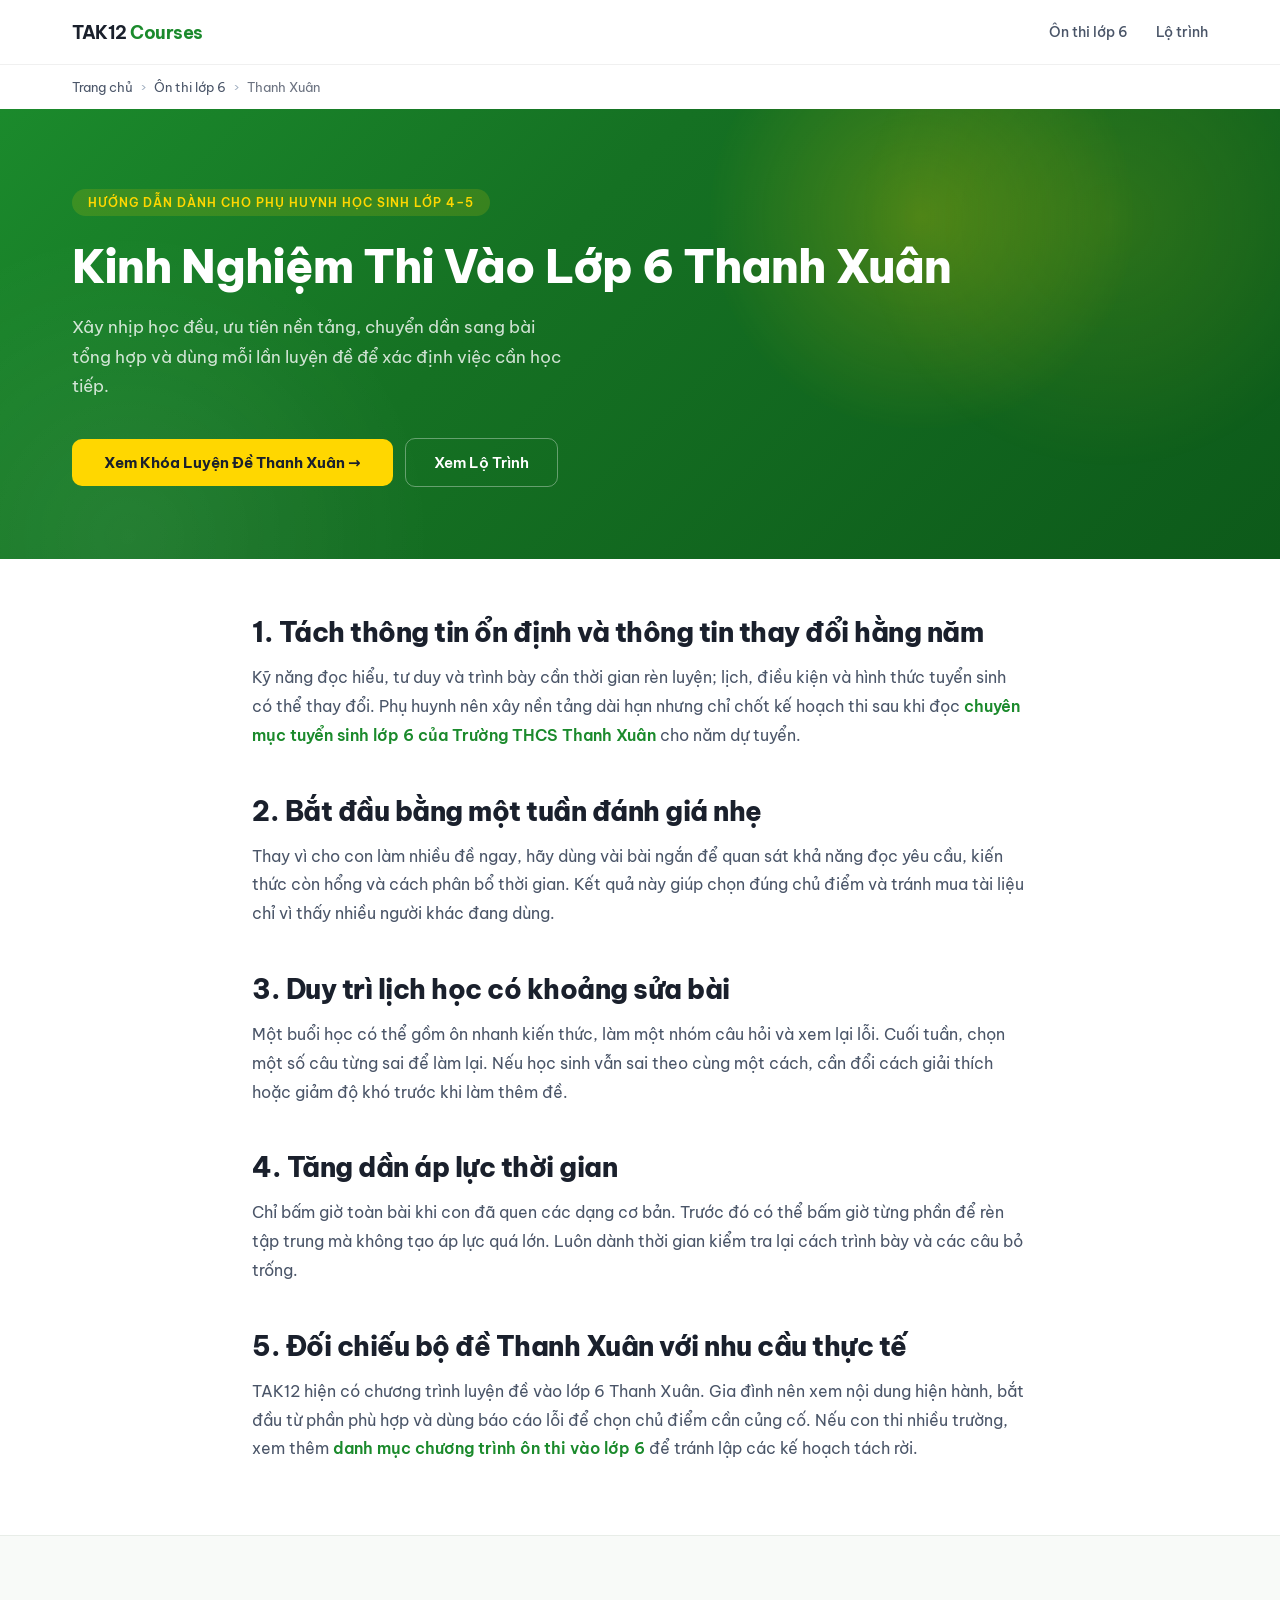
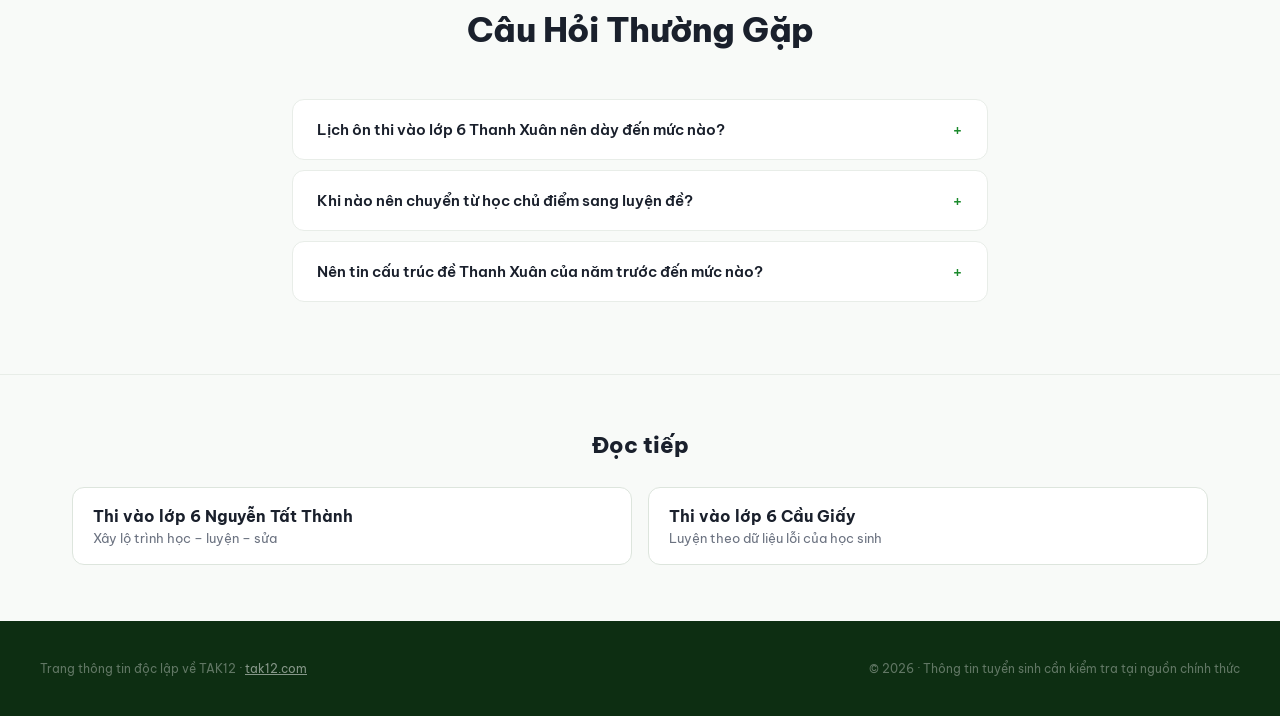
<file: kinh-nghiem-thi-vao-lop-6-thanh-xuan/index.html>
<!DOCTYPE html>
<html lang="vi">
<head>
  <meta charset="UTF-8">
  <meta name="viewport" content="width=device-width, initial-scale=1.0">
  <title>Kinh Nghiệm Thi Vào Lớp 6 Thanh Xuân: Kế Hoạch Ôn Tập</title>
  <meta name="description" content="Kinh nghiệm chuẩn bị thi vào lớp 6 Thanh Xuân: kiểm tra nền tảng, xây lịch học, luyện đề có thời gian và cập nhật tuyển sinh.">
  <meta name="robots" content="index, follow">
  <meta property="og:type" content="article">
  <meta property="og:title" content="Kinh Nghiệm Thi Vào Lớp 6 Thanh Xuân">
  <meta property="og:description" content="Kế hoạch ôn tập theo giai đoạn, tránh học dồn và dùng kết quả luyện đề để điều chỉnh.">
  <meta property="og:url" content="https://tak-12.com/kinh-nghiem-thi-vao-lop-6-thanh-xuan/">
  <meta property="og:site_name" content="TAK12 Courses — Thông tin độc lập">
  <meta property="og:locale" content="vi_VN">
  <meta name="twitter:card" content="summary">
  <link rel="canonical" href="https://tak-12.com/kinh-nghiem-thi-vao-lop-6-thanh-xuan/">
  <link rel="icon" type="image/x-icon" href="../favicon.ico" sizes="32x32">
  <link rel="icon" type="image/svg+xml" href="../favicon.svg">
  <link rel="apple-touch-icon" sizes="180x180" href="../apple-touch-icon.png">
  <link rel="preconnect" href="https://fonts.googleapis.com">
  <link rel="preconnect" href="https://fonts.gstatic.com" crossorigin>
  <link href="https://fonts.googleapis.com/css2?family=Be+Vietnam+Pro:ital,wght@0,400;0,500;0,600;0,700;0,800&display=swap" rel="stylesheet">
  <link rel="stylesheet" href="../styles.css?v=20260917-school-guides">
  <script type="application/ld+json">{"@context":"https://schema.org","@type":"BreadcrumbList","itemListElement":[{"@type":"ListItem","position":1,"name":"Trang chủ","item":"https://tak-12.com/"},{"@type":"ListItem","position":2,"name":"Ôn thi vào lớp 6","item":"https://tak-12.com/tak12-on-thi-lop-6/"},{"@type":"ListItem","position":3,"name":"Kinh nghiệm thi vào lớp 6 Thanh Xuân","item":"https://tak-12.com/kinh-nghiem-thi-vao-lop-6-thanh-xuan/"}]}</script>
  <script type="application/ld+json">{"@context":"https://schema.org","@type":"FAQPage","mainEntity":[{"@type":"Question","name":"Lịch ôn thi vào lớp 6 Thanh Xuân nên dày đến mức nào?","acceptedAnswer":{"@type":"Answer","text":"Lịch học nên phù hợp với nền tảng, sức khỏe và thời gian chính khóa của con. Một lịch đều, có thời gian sửa bài và nghỉ ngơi thường hữu ích hơn việc tăng đột ngột số giờ học."}},{"@type":"Question","name":"Khi nào nên chuyển từ học chủ điểm sang luyện đề?","acceptedAnswer":{"@type":"Answer","text":"Có thể tăng dần bài tổng hợp khi các lỗi nền tảng đã giảm và học sinh hiểu cách sửa câu sai. Vẫn nên duy trì các buổi quay lại chủ điểm yếu trong suốt giai đoạn luyện đề."}},{"@type":"Question","name":"Nên tin cấu trúc đề Thanh Xuân của năm trước đến mức nào?","acceptedAnswer":{"@type":"Answer","text":"Đề cũ hữu ích để luyện kỹ năng nhưng không bảo đảm cấu trúc năm sau. Thông báo tuyển sinh chính thức của năm dự tuyển phải là căn cứ cuối cùng."}}]}</script>
</head>
<body>
  <nav class="nav"><div class="container nav-inner"><a class="brand" href="../"><span class="brand-name">TAK12 <span>Courses</span></span></a><div class="nav-links"><a class="nav-link" href="../tak12-on-thi-lop-6/">Ôn thi lớp 6</a><a class="nav-link" href="#lo-trinh">Lộ trình</a></div></div></nav>
  <nav class="breadcrumb" aria-label="Breadcrumb"><a href="../">Trang chủ</a><span class="sep">›</span><a href="../tak12-on-thi-lop-6/">Ôn thi lớp 6</a><span class="sep">›</span>Thanh Xuân</nav>
  <section class="hero"><div class="hero-inner"><div class="hero-copy"><div class="eyebrow">Hướng dẫn dành cho phụ huynh học sinh lớp 4–5</div><h1>Kinh Nghiệm Thi Vào Lớp 6 Thanh Xuân</h1><p>Xây nhịp học đều, ưu tiên nền tảng, chuyển dần sang bài tổng hợp và dùng mỗi lần luyện đề để xác định việc cần học tiếp.</p><div class="hero-actions"><a class="btn btn-gold" href="https://tak12.com/info/vao-6-thanh-xuan?ref=njg2odn" target="_blank" rel="sponsored noopener" data-cta="thanh_xuan_hero_school_course" data-intent="school_exam_grade_6">Xem Khóa Luyện Đề Thanh Xuân →</a><a class="btn btn-outline" href="#lo-trinh">Xem Lộ Trình</a></div></div></div></section>
  <article class="lp-prose">
    <h2 id="lo-trinh">1. Tách thông tin ổn định và thông tin thay đổi hằng năm</h2>
    <p>Kỹ năng đọc hiểu, tư duy và trình bày cần thời gian rèn luyện; lịch, điều kiện và hình thức tuyển sinh có thể thay đổi. Phụ huynh nên xây nền tảng dài hạn nhưng chỉ chốt kế hoạch thi sau khi đọc <a href="https://thcsthanhxuan.edu.vn/tuyen-sinh-vao-lop-6/cmb/103" target="_blank" rel="noopener">chuyên mục tuyển sinh lớp 6 của Trường THCS Thanh Xuân</a> cho năm dự tuyển.</p>
    <h2>2. Bắt đầu bằng một tuần đánh giá nhẹ</h2>
    <p>Thay vì cho con làm nhiều đề ngay, hãy dùng vài bài ngắn để quan sát khả năng đọc yêu cầu, kiến thức còn hổng và cách phân bổ thời gian. Kết quả này giúp chọn đúng chủ điểm và tránh mua tài liệu chỉ vì thấy nhiều người khác đang dùng.</p>
    <h2>3. Duy trì lịch học có khoảng sửa bài</h2>
    <p>Một buổi học có thể gồm ôn nhanh kiến thức, làm một nhóm câu hỏi và xem lại lỗi. Cuối tuần, chọn một số câu từng sai để làm lại. Nếu học sinh vẫn sai theo cùng một cách, cần đổi cách giải thích hoặc giảm độ khó trước khi làm thêm đề.</p>
    <h2>4. Tăng dần áp lực thời gian</h2>
    <p>Chỉ bấm giờ toàn bài khi con đã quen các dạng cơ bản. Trước đó có thể bấm giờ từng phần để rèn tập trung mà không tạo áp lực quá lớn. Luôn dành thời gian kiểm tra lại cách trình bày và các câu bỏ trống.</p>
    <h2>5. Đối chiếu bộ đề Thanh Xuân với nhu cầu thực tế</h2>
    <p>TAK12 hiện có chương trình luyện đề vào lớp 6 Thanh Xuân. Gia đình nên xem nội dung hiện hành, bắt đầu từ phần phù hợp và dùng báo cáo lỗi để chọn chủ điểm cần củng cố. Nếu con thi nhiều trường, xem thêm <a href="../tak12-on-thi-lop-6/">danh mục chương trình ôn thi vào lớp 6</a> để tránh lập các kế hoạch tách rời.</p>
  </article>
  <section class="faq" id="faq-section"><div class="faq-inner"><div class="section-head"><h2>Câu Hỏi Thường Gặp</h2></div><div class="faq-list">
    <div class="faq-item"><button class="faq-q"><span class="q-text">Lịch ôn thi vào lớp 6 Thanh Xuân nên dày đến mức nào?</span><span class="q-icon">+</span></button><div class="faq-a"><div class="a-inner">Lịch học nên phù hợp với nền tảng, sức khỏe và thời gian chính khóa của con. Một lịch đều, có thời gian sửa bài và nghỉ ngơi thường hữu ích hơn việc tăng đột ngột số giờ học.</div></div></div>
    <div class="faq-item"><button class="faq-q"><span class="q-text">Khi nào nên chuyển từ học chủ điểm sang luyện đề?</span><span class="q-icon">+</span></button><div class="faq-a"><div class="a-inner">Có thể tăng dần bài tổng hợp khi các lỗi nền tảng đã giảm và học sinh hiểu cách sửa câu sai. Vẫn nên duy trì các buổi quay lại chủ điểm yếu trong suốt giai đoạn luyện đề.</div></div></div>
    <div class="faq-item"><button class="faq-q"><span class="q-text">Nên tin cấu trúc đề Thanh Xuân của năm trước đến mức nào?</span><span class="q-icon">+</span></button><div class="faq-a"><div class="a-inner">Đề cũ hữu ích để luyện kỹ năng nhưng không bảo đảm cấu trúc năm sau. Thông báo tuyển sinh chính thức của năm dự tuyển phải là căn cứ cuối cùng.</div></div></div>
  </div></div></section>
  <section class="related"><div class="related-inner"><h2>Đọc tiếp</h2><div class="related-grid"><a class="related-card" href="../kinh-nghiem-thi-vao-lop-6-nguyen-tat-thanh/"><div class="rc-title">Thi vào lớp 6 Nguyễn Tất Thành</div><div class="rc-desc">Xây lộ trình học – luyện – sửa</div></a><a class="related-card" href="../kinh-nghiem-thi-vao-lop-6-cau-giay/"><div class="rc-title">Thi vào lớp 6 Cầu Giấy</div><div class="rc-desc">Luyện theo dữ liệu lỗi của học sinh</div></a></div></div></section>
  <footer class="footer"><div class="footer-inner"><div><div class="footer-note">Trang thông tin độc lập về TAK12 · <a href="https://tak12.com/?ref=njg2odn" target="_blank" rel="sponsored noopener" data-cta="thanh_xuan_footer_provider" data-intent="visit-provider">tak12.com</a></div></div><div class="footer-right"><div class="footer-copy">© 2026 · Thông tin tuyển sinh cần kiểm tra tại nguồn chính thức</div></div></div></footer>
  <script src="../analytics.js"></script><script src="../script.js"></script>
</body>
</html>
</file>
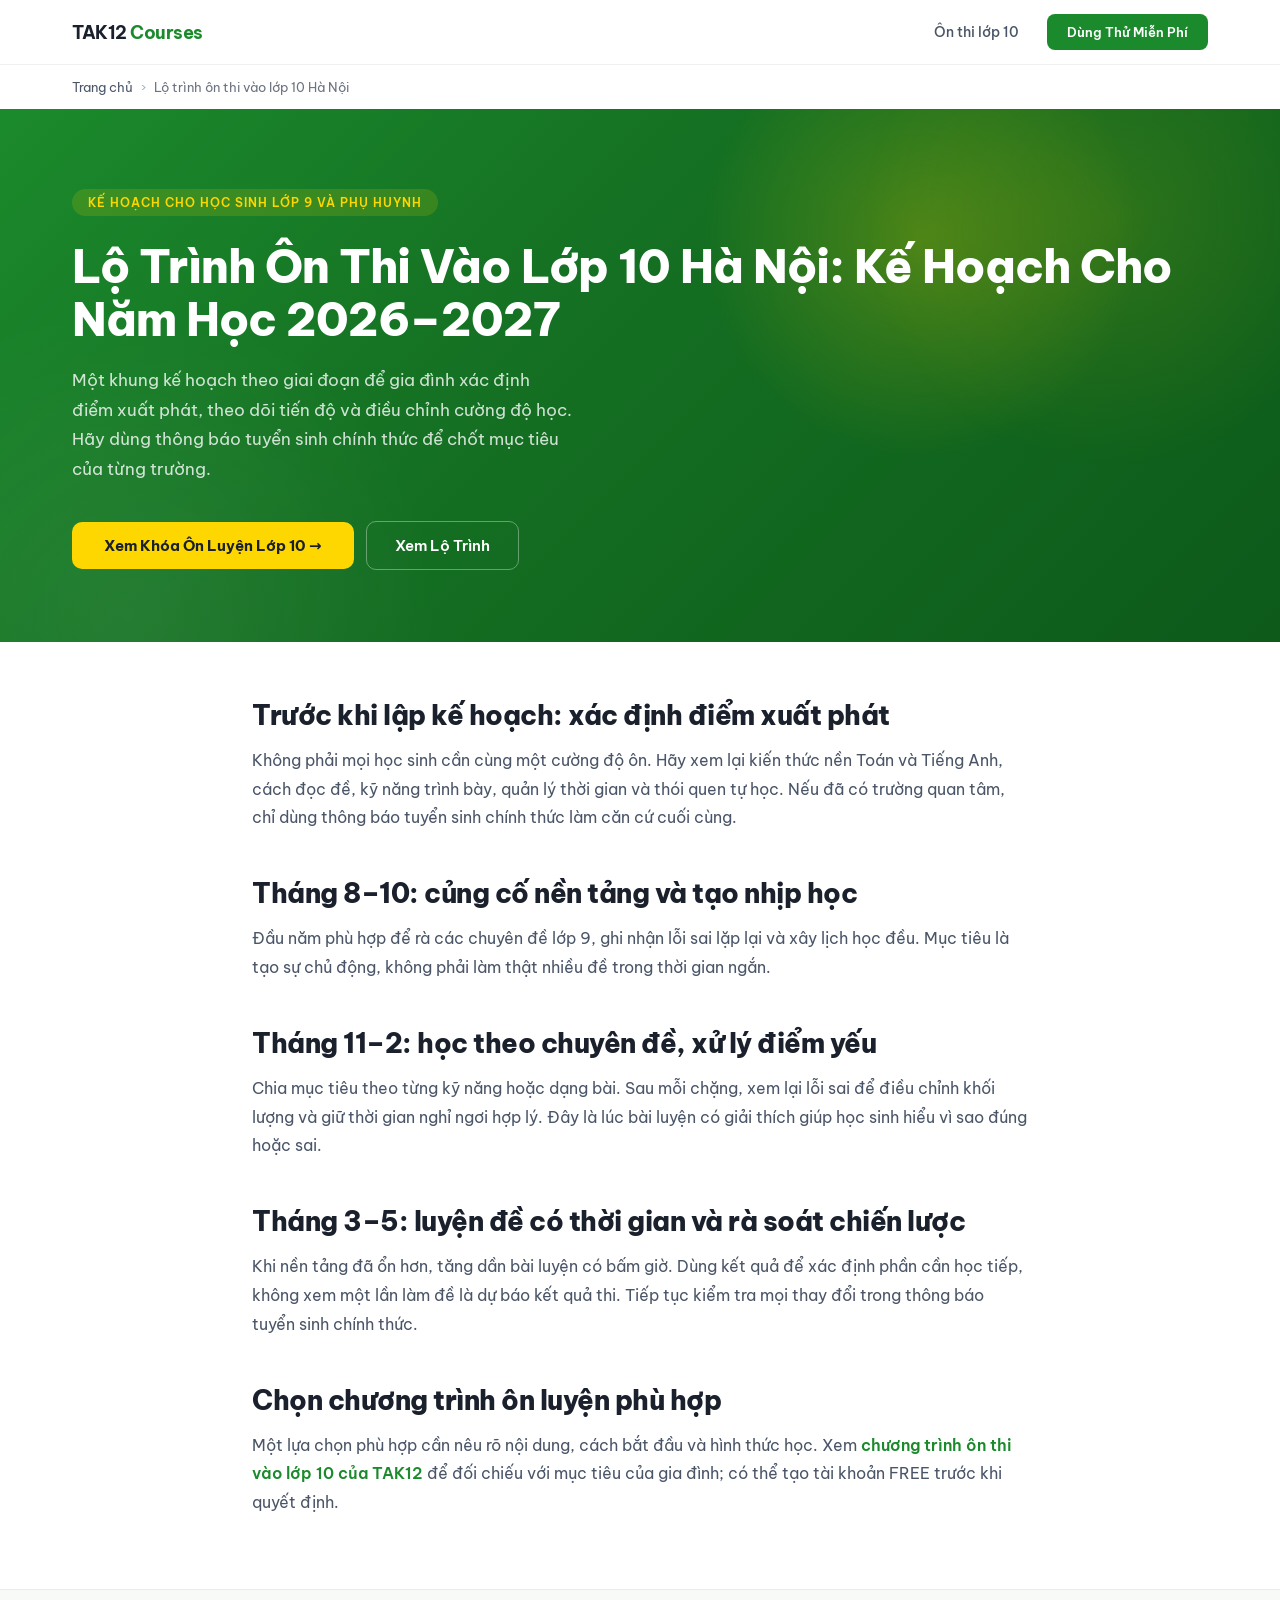
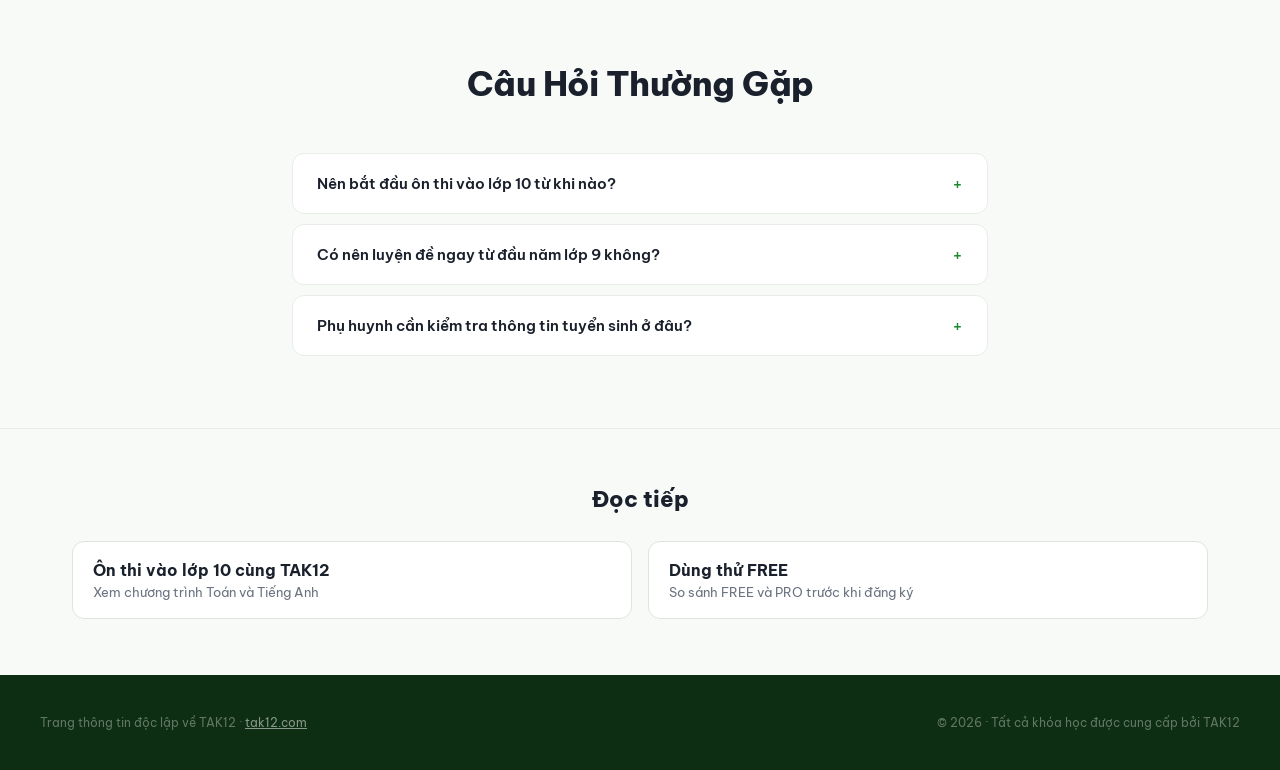
<file: lo-trinh-on-thi-vao-lop-10-ha-noi/index.html>
<!DOCTYPE html>
<html lang="vi">
<head>
  <meta charset="UTF-8">
  <meta name="viewport" content="width=device-width, initial-scale=1.0">
  <title>Lộ Trình Ôn Thi Vào Lớp 10 Hà Nội: Kế Hoạch Lớp 9 2026–2027</title>
  <meta name="description" content="Kế hoạch ôn thi vào lớp 10 Hà Nội theo từng giai đoạn của năm học 2026–2027: xác định điểm xuất phát, học theo chuyên đề và luyện đề hợp lý.">
  <meta name="robots" content="index, follow">
  <meta property="og:type" content="article">
  <meta property="og:title" content="Lộ Trình Ôn Thi Vào Lớp 10 Hà Nội: Kế Hoạch Lớp 9 2026–2027">
  <meta property="og:description" content="Gợi ý lập kế hoạch ôn Toán và Tiếng Anh theo từng giai đoạn, trước khi chọn chương trình luyện tập.">
  <meta property="og:url" content="https://tak-12.com/lo-trinh-on-thi-vao-lop-10-ha-noi/">
  <meta property="og:site_name" content="TAK12 Courses — Thông tin độc lập">
  <meta name="twitter:card" content="summary_large_image">
  <link rel="canonical" href="https://tak-12.com/lo-trinh-on-thi-vao-lop-10-ha-noi/">
  <link rel="icon" type="image/x-icon" href="../favicon.ico" sizes="32x32">
  <link rel="icon" type="image/svg+xml" href="../favicon.svg">
  <link rel="apple-touch-icon" sizes="180x180" href="../apple-touch-icon.png">
  <meta name="theme-color" content="#1B8A2C">
  <link href="https://fonts.googleapis.com/css2?family=Be+Vietnam+Pro:ital,wght@0,400;0,500;0,600;0,700;0,800&display=swap" rel="stylesheet">
  <link rel="stylesheet" href="../styles.css">
  <script type="application/ld+json">
  {"@context":"https://schema.org","@type":"BreadcrumbList","itemListElement":[{"@type":"ListItem","position":1,"name":"Trang chủ","item":"https://tak-12.com/"},{"@type":"ListItem","position":2,"name":"Lộ trình ôn thi vào lớp 10 Hà Nội","item":"https://tak-12.com/lo-trinh-on-thi-vao-lop-10-ha-noi/"}]}
  </script>
  <script type="application/ld+json">
  {"@context":"https://schema.org","@type":"FAQPage","mainEntity":[
    {"@type":"Question","name":"Nên bắt đầu ôn thi vào lớp 10 từ khi nào?","acceptedAnswer":{"@type":"Answer","text":"Đầu lớp 9 là thời điểm phù hợp để rà nền tảng và tạo nhịp học. Nếu bắt đầu muộn hơn, hãy ưu tiên các phần còn yếu thay vì cố học dàn trải."}},
    {"@type":"Question","name":"Có nên luyện đề ngay từ đầu năm lớp 9 không?","acceptedAnswer":{"@type":"Answer","text":"Có thể làm một số đề hoặc bài đánh giá để nhận diện điểm yếu, nhưng giai đoạn đầu nên ưu tiên kiến thức nền và kỹ năng đọc đề trước khi tăng khối lượng luyện đề có bấm giờ."}},
    {"@type":"Question","name":"Phụ huynh cần kiểm tra thông tin tuyển sinh ở đâu?","acceptedAnswer":{"@type":"Answer","text":"Hãy dùng thông báo tuyển sinh chính thức của Sở GD&ĐT và từng trường quan tâm làm căn cứ cuối cùng, vì lịch, điều kiện và cấu trúc đánh giá có thể thay đổi."}}
  ]}
  </script>
</head>
<body>
  <nav class="nav"><div class="container nav-inner"><a class="brand" href="../"><span class="brand-name">TAK12 <span>Courses</span></span></a><div class="nav-links"><a class="nav-link" href="../tak12-on-thi-lop-10-ha-noi/">Ôn thi lớp 10</a><a class="nav-cta" href="https://tak12.com/?ref=njg2odn" target="_blank" rel="sponsored noopener" data-cta="lop10_timeline_nav_trial" data-intent="free_account">Dùng Thử Miễn Phí</a></div></div></nav>
  <nav class="breadcrumb" aria-label="Breadcrumb"><a href="../">Trang chủ</a><span class="sep">›</span>Lộ trình ôn thi vào lớp 10 Hà Nội</nav>
  <section class="hero"><div class="hero-inner"><div class="hero-copy"><div class="eyebrow">Kế hoạch cho học sinh lớp 9 và phụ huynh</div><h1>Lộ Trình Ôn Thi Vào Lớp 10 Hà Nội: Kế Hoạch Cho Năm Học 2026–2027</h1><p>Một khung kế hoạch theo giai đoạn để gia đình xác định điểm xuất phát, theo dõi tiến độ và điều chỉnh cường độ học. Hãy dùng thông báo tuyển sinh chính thức để chốt mục tiêu của từng trường.</p><div class="hero-actions"><a class="btn btn-gold" href="https://tak12.com/info/bang-gia-vao-10?ref=njg2odn" target="_blank" rel="sponsored noopener" data-cta="lop10_timeline_course" data-intent="exam_grade_10">Xem Khóa Ôn Luyện Lớp 10 →</a><a class="btn btn-outline" href="#lo-trinh">Xem Lộ Trình</a></div></div></div></section>
  <article class="lp-prose">
    <h2 id="lo-trinh">Trước khi lập kế hoạch: xác định điểm xuất phát</h2><p>Không phải mọi học sinh cần cùng một cường độ ôn. Hãy xem lại kiến thức nền Toán và Tiếng Anh, cách đọc đề, kỹ năng trình bày, quản lý thời gian và thói quen tự học. Nếu đã có trường quan tâm, chỉ dùng thông báo tuyển sinh chính thức làm căn cứ cuối cùng.</p>
    <h2>Tháng 8–10: củng cố nền tảng và tạo nhịp học</h2><p>Đầu năm phù hợp để rà các chuyên đề lớp 9, ghi nhận lỗi sai lặp lại và xây lịch học đều. Mục tiêu là tạo sự chủ động, không phải làm thật nhiều đề trong thời gian ngắn.</p>
    <h2>Tháng 11–2: học theo chuyên đề, xử lý điểm yếu</h2><p>Chia mục tiêu theo từng kỹ năng hoặc dạng bài. Sau mỗi chặng, xem lại lỗi sai để điều chỉnh khối lượng và giữ thời gian nghỉ ngơi hợp lý. Đây là lúc bài luyện có giải thích giúp học sinh hiểu vì sao đúng hoặc sai.</p>
    <h2>Tháng 3–5: luyện đề có thời gian và rà soát chiến lược</h2><p>Khi nền tảng đã ổn hơn, tăng dần bài luyện có bấm giờ. Dùng kết quả để xác định phần cần học tiếp, không xem một lần làm đề là dự báo kết quả thi. Tiếp tục kiểm tra mọi thay đổi trong thông báo tuyển sinh chính thức.</p>
    <h2>Chọn chương trình ôn luyện phù hợp</h2><p>Một lựa chọn phù hợp cần nêu rõ nội dung, cách bắt đầu và hình thức học. Xem <a href="../tak12-on-thi-lop-10-ha-noi/">chương trình ôn thi vào lớp 10 của TAK12</a> để đối chiếu với mục tiêu của gia đình; có thể tạo tài khoản FREE trước khi quyết định.</p>
  </article>
  <section class="faq" id="faq-section"><div class="faq-inner"><div class="section-head"><h2>Câu Hỏi Thường Gặp</h2></div><div class="faq-list">
    <div class="faq-item"><button class="faq-q"><span class="q-text">Nên bắt đầu ôn thi vào lớp 10 từ khi nào?</span><span class="q-icon">+</span></button><div class="faq-a"><div class="a-inner">Đầu lớp 9 là thời điểm phù hợp để rà nền tảng và tạo nhịp học. Nếu bắt đầu muộn hơn, hãy ưu tiên các phần còn yếu thay vì cố học dàn trải.</div></div></div>
    <div class="faq-item"><button class="faq-q"><span class="q-text">Có nên luyện đề ngay từ đầu năm lớp 9 không?</span><span class="q-icon">+</span></button><div class="faq-a"><div class="a-inner">Có thể làm một số đề hoặc bài đánh giá để nhận diện điểm yếu, nhưng giai đoạn đầu nên ưu tiên kiến thức nền và kỹ năng đọc đề trước khi tăng khối lượng luyện đề có bấm giờ.</div></div></div>
    <div class="faq-item"><button class="faq-q"><span class="q-text">Phụ huynh cần kiểm tra thông tin tuyển sinh ở đâu?</span><span class="q-icon">+</span></button><div class="faq-a"><div class="a-inner">Hãy dùng thông báo tuyển sinh chính thức của Sở GD&amp;ĐT và từng trường quan tâm làm căn cứ cuối cùng, vì lịch, điều kiện và cấu trúc đánh giá có thể thay đổi.</div></div></div>
  </div></div></section>
  <section class="related"><div class="related-inner"><h2>Đọc tiếp</h2><div class="related-grid"><a class="related-card" href="../tak12-on-thi-lop-10-ha-noi/"><div class="rc-title">Ôn thi vào lớp 10 cùng TAK12</div><div class="rc-desc">Xem chương trình Toán và Tiếng Anh</div></a><a class="related-card" href="../tak12-ma-giam-gia/"><div class="rc-title">Dùng thử FREE</div><div class="rc-desc">So sánh FREE và PRO trước khi đăng ký</div></a></div></div></section>
  <footer class="footer"><div class="footer-inner"><div class="footer-note">Trang thông tin độc lập về TAK12 · <a href="https://tak12.com/?ref=njg2odn" target="_blank" rel="sponsored noopener" data-cta="lop10_timeline_footer" data-intent="visit-provider">tak12.com</a></div><div class="footer-right"><div class="footer-copy">© 2026 · Tất cả khóa học được cung cấp bởi TAK12</div></div></div></footer>
  <script src="../analytics.js"></script><script src="../script.js"></script>
</body></html>
</file>
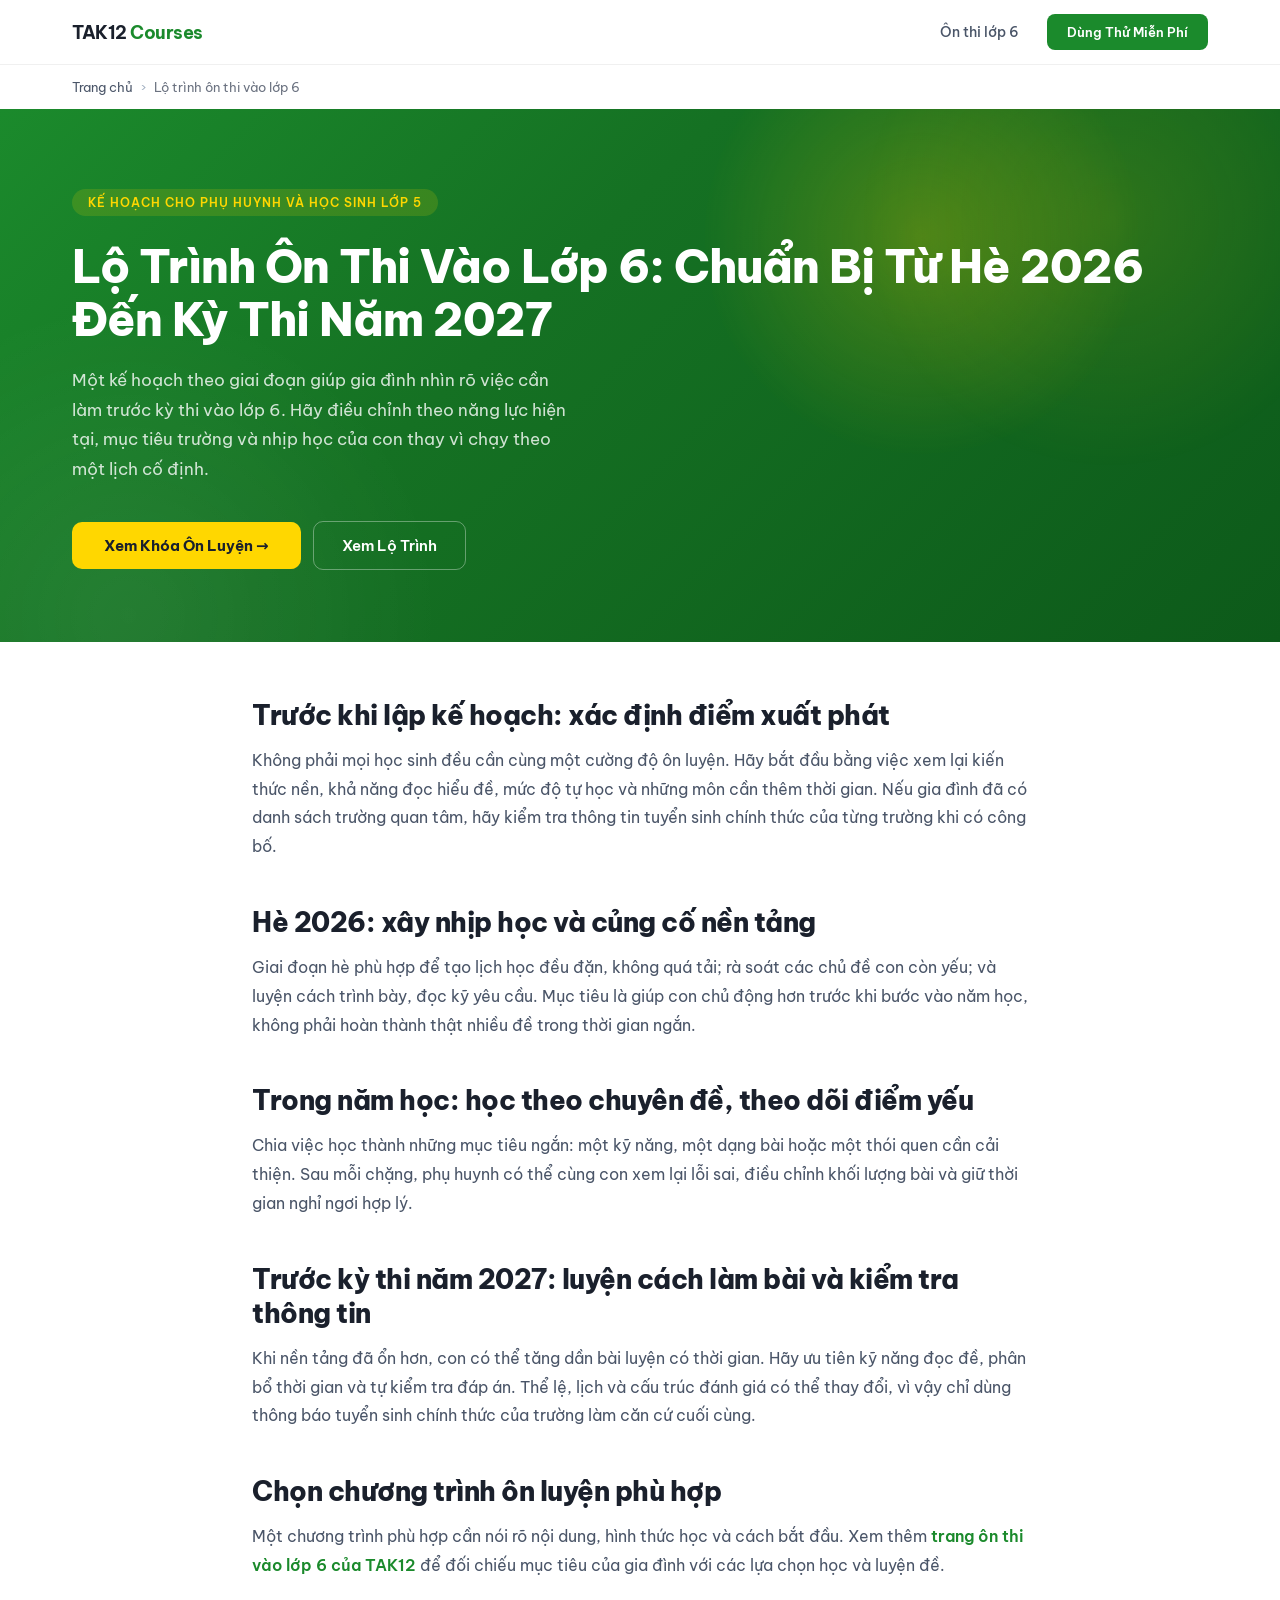
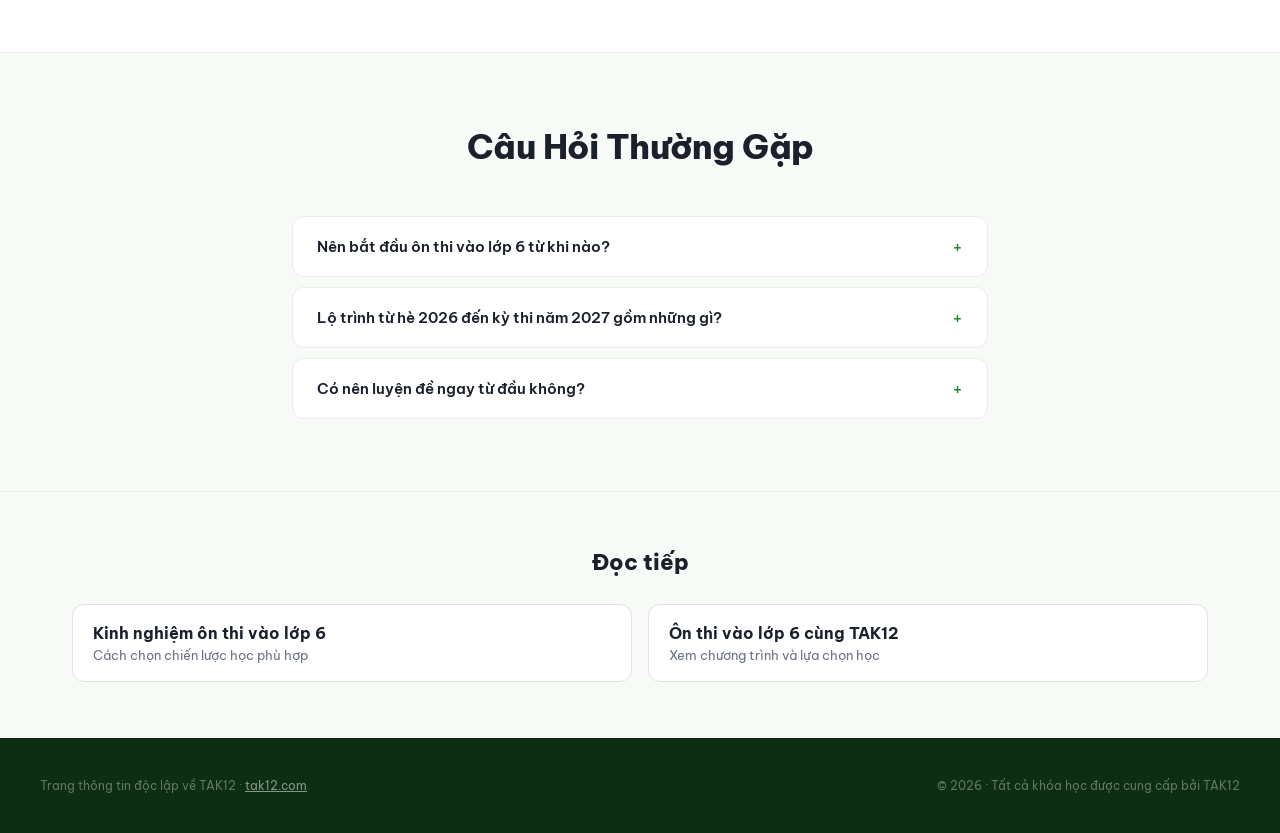
<file: lo-trinh-on-thi-vao-lop-6/index.html>
<!DOCTYPE html>
<html lang="vi">
<head>
  <meta charset="UTF-8">
  <meta name="viewport" content="width=device-width, initial-scale=1.0">
  <title>Lộ Trình Ôn Thi Vào Lớp 6 Năm 2027: Chuẩn Bị Từ Hè 2026</title>
  <meta name="description" content="Gợi ý lộ trình ôn thi vào lớp 6 từ hè 2026 đến kỳ thi năm 2027: đánh giá nền tảng, xây thói quen học, luyện dạng bài và chọn chương trình phù hợp cho con.">
  <meta name="robots" content="index, follow">
  <meta property="og:type" content="article">
  <meta property="og:title" content="Lộ Trình Ôn Thi Vào Lớp 6 Năm 2027: Chuẩn Bị Từ Hè 2026">
  <meta property="og:description" content="Gợi ý kế hoạch chuẩn bị cho kỳ thi vào lớp 6 theo từng giai đoạn.">
  <meta property="og:url" content="https://tak-12.com/lo-trinh-on-thi-vao-lop-6/">
  <meta property="og:site_name" content="TAK12 Courses — Thông tin độc lập">
  <meta property="og:locale" content="vi_VN">
  <meta name="twitter:card" content="summary_large_image">
  <link rel="canonical" href="https://tak-12.com/lo-trinh-on-thi-vao-lop-6/">
  <link rel="icon" type="image/x-icon" href="../favicon.ico" sizes="32x32">
  <link rel="icon" type="image/svg+xml" href="../favicon.svg">
  <link rel="apple-touch-icon" sizes="180x180" href="../apple-touch-icon.png">
  <link rel="preconnect" href="https://fonts.googleapis.com">
  <link rel="preconnect" href="https://fonts.gstatic.com" crossorigin>
  <link href="https://fonts.googleapis.com/css2?family=Be+Vietnam+Pro:ital,wght@0,400;0,500;0,600;0,700;0,800&display=swap" rel="stylesheet">
  <link rel="stylesheet" href="../styles.css">
  <script type="application/ld+json">
  {
    "@context": "https://schema.org",
    "@type": "BreadcrumbList",
    "itemListElement": [
      {"@type": "ListItem", "position": 1, "name": "Trang chủ", "item": "https://tak-12.com/"},
      {"@type": "ListItem", "position": 2, "name": "Lộ trình ôn thi vào lớp 6", "item": "https://tak-12.com/lo-trinh-on-thi-vao-lop-6/"}
    ]
  }
  </script>
  <script type="application/ld+json">
  {
    "@context": "https://schema.org",
    "@type": "FAQPage",
    "mainEntity": [
      {"@type": "Question", "name": "Nên bắt đầu ôn thi vào lớp 6 từ khi nào?", "acceptedAnswer": {"@type": "Answer", "text": "Phụ huynh có thể bắt đầu bằng việc đánh giá nền tảng và xây thói quen học từ hè trước lớp 5 hoặc trong năm lớp 5. Mốc phù hợp phụ thuộc vào năng lực hiện tại, mục tiêu trường và thời gian biểu của từng gia đình."}},
      {"@type": "Question", "name": "Lộ trình từ hè 2026 đến kỳ thi năm 2027 gồm những gì?", "acceptedAnswer": {"@type": "Answer", "text": "Có thể chia thành các giai đoạn: củng cố nền tảng và thói quen học từ hè 2026, luyện theo chuyên đề trong năm học, rồi làm quen dạng đề và rà soát điểm yếu trước kỳ thi năm 2027."}},
      {"@type": "Question", "name": "Có nên luyện đề ngay từ đầu không?", "acceptedAnswer": {"@type": "Answer", "text": "Không nhất thiết. Khi kiến thức nền hoặc kỹ năng đọc đề còn thiếu, phụ huynh nên ưu tiên xác định điểm yếu, học theo chuyên đề và tăng dần bài luyện phù hợp thay vì chỉ làm nhiều đề."}}
    ]
  }
  </script>
</head>
<body>
  <nav class="nav"><div class="container nav-inner"><a class="brand" href="../"><span class="brand-name">TAK12 <span>Courses</span></span></a><div class="nav-links"><a class="nav-link" href="../tak12-on-thi-lop-6/">Ôn thi lớp 6</a><a class="nav-cta" href="https://tak12.com/?ref=njg2odn" target="_blank" rel="sponsored noopener" data-cta="lop6_timeline_nav_signup" data-intent="free_account">Dùng Thử Miễn Phí</a></div></div></nav>
  <nav class="breadcrumb" aria-label="Breadcrumb"><a href="../">Trang chủ</a><span class="sep">›</span>Lộ trình ôn thi vào lớp 6</nav>
  <section class="hero"><div class="hero-inner"><div class="hero-copy"><div class="eyebrow">Kế hoạch cho phụ huynh và học sinh lớp 5</div><h1>Lộ Trình Ôn Thi Vào Lớp 6: Chuẩn Bị Từ Hè 2026 Đến Kỳ Thi Năm 2027</h1><p>Một kế hoạch theo giai đoạn giúp gia đình nhìn rõ việc cần làm trước kỳ thi vào lớp 6. Hãy điều chỉnh theo năng lực hiện tại, mục tiêu trường và nhịp học của con thay vì chạy theo một lịch cố định.</p><div class="hero-actions"><a class="btn btn-gold" href="https://tak12.com/info/bang-gia-vao-6?ref=njg2odn" target="_blank" rel="sponsored noopener" data-cta="lop6_timeline_course" data-intent="exam_grade_6">Xem Khóa Ôn Luyện →</a><a class="btn btn-outline" href="#lo-trinh">Xem Lộ Trình</a></div></div></div></section>
  <article class="lp-prose">
    <h2 id="lo-trinh">Trước khi lập kế hoạch: xác định điểm xuất phát</h2>
    <p>Không phải mọi học sinh đều cần cùng một cường độ ôn luyện. Hãy bắt đầu bằng việc xem lại kiến thức nền, khả năng đọc hiểu đề, mức độ tự học và những môn cần thêm thời gian. Nếu gia đình đã có danh sách trường quan tâm, hãy kiểm tra thông tin tuyển sinh chính thức của từng trường khi có công bố.</p>
    <h2>Hè 2026: xây nhịp học và củng cố nền tảng</h2>
    <p>Giai đoạn hè phù hợp để tạo lịch học đều đặn, không quá tải; rà soát các chủ đề con còn yếu; và luyện cách trình bày, đọc kỹ yêu cầu. Mục tiêu là giúp con chủ động hơn trước khi bước vào năm học, không phải hoàn thành thật nhiều đề trong thời gian ngắn.</p>
    <h2>Trong năm học: học theo chuyên đề, theo dõi điểm yếu</h2>
    <p>Chia việc học thành những mục tiêu ngắn: một kỹ năng, một dạng bài hoặc một thói quen cần cải thiện. Sau mỗi chặng, phụ huynh có thể cùng con xem lại lỗi sai, điều chỉnh khối lượng bài và giữ thời gian nghỉ ngơi hợp lý.</p>
    <h2>Trước kỳ thi năm 2027: luyện cách làm bài và kiểm tra thông tin</h2>
    <p>Khi nền tảng đã ổn hơn, con có thể tăng dần bài luyện có thời gian. Hãy ưu tiên kỹ năng đọc đề, phân bổ thời gian và tự kiểm tra đáp án. Thể lệ, lịch và cấu trúc đánh giá có thể thay đổi, vì vậy chỉ dùng thông báo tuyển sinh chính thức của trường làm căn cứ cuối cùng.</p>
    <h2>Chọn chương trình ôn luyện phù hợp</h2>
    <p>Một chương trình phù hợp cần nói rõ nội dung, hình thức học và cách bắt đầu. Xem thêm <a href="../tak12-on-thi-lop-6/">trang ôn thi vào lớp 6 của TAK12</a> để đối chiếu mục tiêu của gia đình với các lựa chọn học và luyện đề.</p>
  </article>
  <section class="faq" id="faq-section"><div class="faq-inner"><div class="section-head"><h2>Câu Hỏi Thường Gặp</h2></div><div class="faq-list">
    <div class="faq-item"><button class="faq-q"><span class="q-text">Nên bắt đầu ôn thi vào lớp 6 từ khi nào?</span><span class="q-icon">+</span></button><div class="faq-a"><div class="a-inner">Phụ huynh có thể bắt đầu bằng việc đánh giá nền tảng và xây thói quen học từ hè trước lớp 5 hoặc trong năm lớp 5. Mốc phù hợp phụ thuộc vào năng lực hiện tại, mục tiêu trường và thời gian biểu của từng gia đình.</div></div></div>
    <div class="faq-item"><button class="faq-q"><span class="q-text">Lộ trình từ hè 2026 đến kỳ thi năm 2027 gồm những gì?</span><span class="q-icon">+</span></button><div class="faq-a"><div class="a-inner">Có thể chia thành các giai đoạn: củng cố nền tảng và thói quen học từ hè 2026, luyện theo chuyên đề trong năm học, rồi làm quen dạng đề và rà soát điểm yếu trước kỳ thi năm 2027.</div></div></div>
    <div class="faq-item"><button class="faq-q"><span class="q-text">Có nên luyện đề ngay từ đầu không?</span><span class="q-icon">+</span></button><div class="faq-a"><div class="a-inner">Không nhất thiết. Khi kiến thức nền hoặc kỹ năng đọc đề còn thiếu, phụ huynh nên ưu tiên xác định điểm yếu, học theo chuyên đề và tăng dần bài luyện phù hợp thay vì chỉ làm nhiều đề.</div></div></div>
  </div></div></section>
  <section class="related"><div class="related-inner"><h2>Đọc tiếp</h2><div class="related-grid"><a class="related-card" href="../kinh-nghiem-on-thi-vao-lop-6/"><div class="rc-title">Kinh nghiệm ôn thi vào lớp 6</div><div class="rc-desc">Cách chọn chiến lược học phù hợp</div></a><a class="related-card" href="../tak12-on-thi-lop-6/"><div class="rc-title">Ôn thi vào lớp 6 cùng TAK12</div><div class="rc-desc">Xem chương trình và lựa chọn học</div></a></div></div></section>
  <footer class="footer"><div class="footer-inner"><div><div class="footer-note">Trang thông tin độc lập về TAK12 · <a href="https://tak12.com/?ref=njg2odn" target="_blank" rel="sponsored noopener" data-cta="lop6_timeline_footer_provider" data-intent="visit-provider">tak12.com</a></div></div><div class="footer-right"><div class="footer-copy">© 2026 · Tất cả khóa học được cung cấp bởi TAK12</div></div></div></footer>
  <script src="../analytics.js"></script><script src="../script.js"></script>
</body>
</html>
</file>
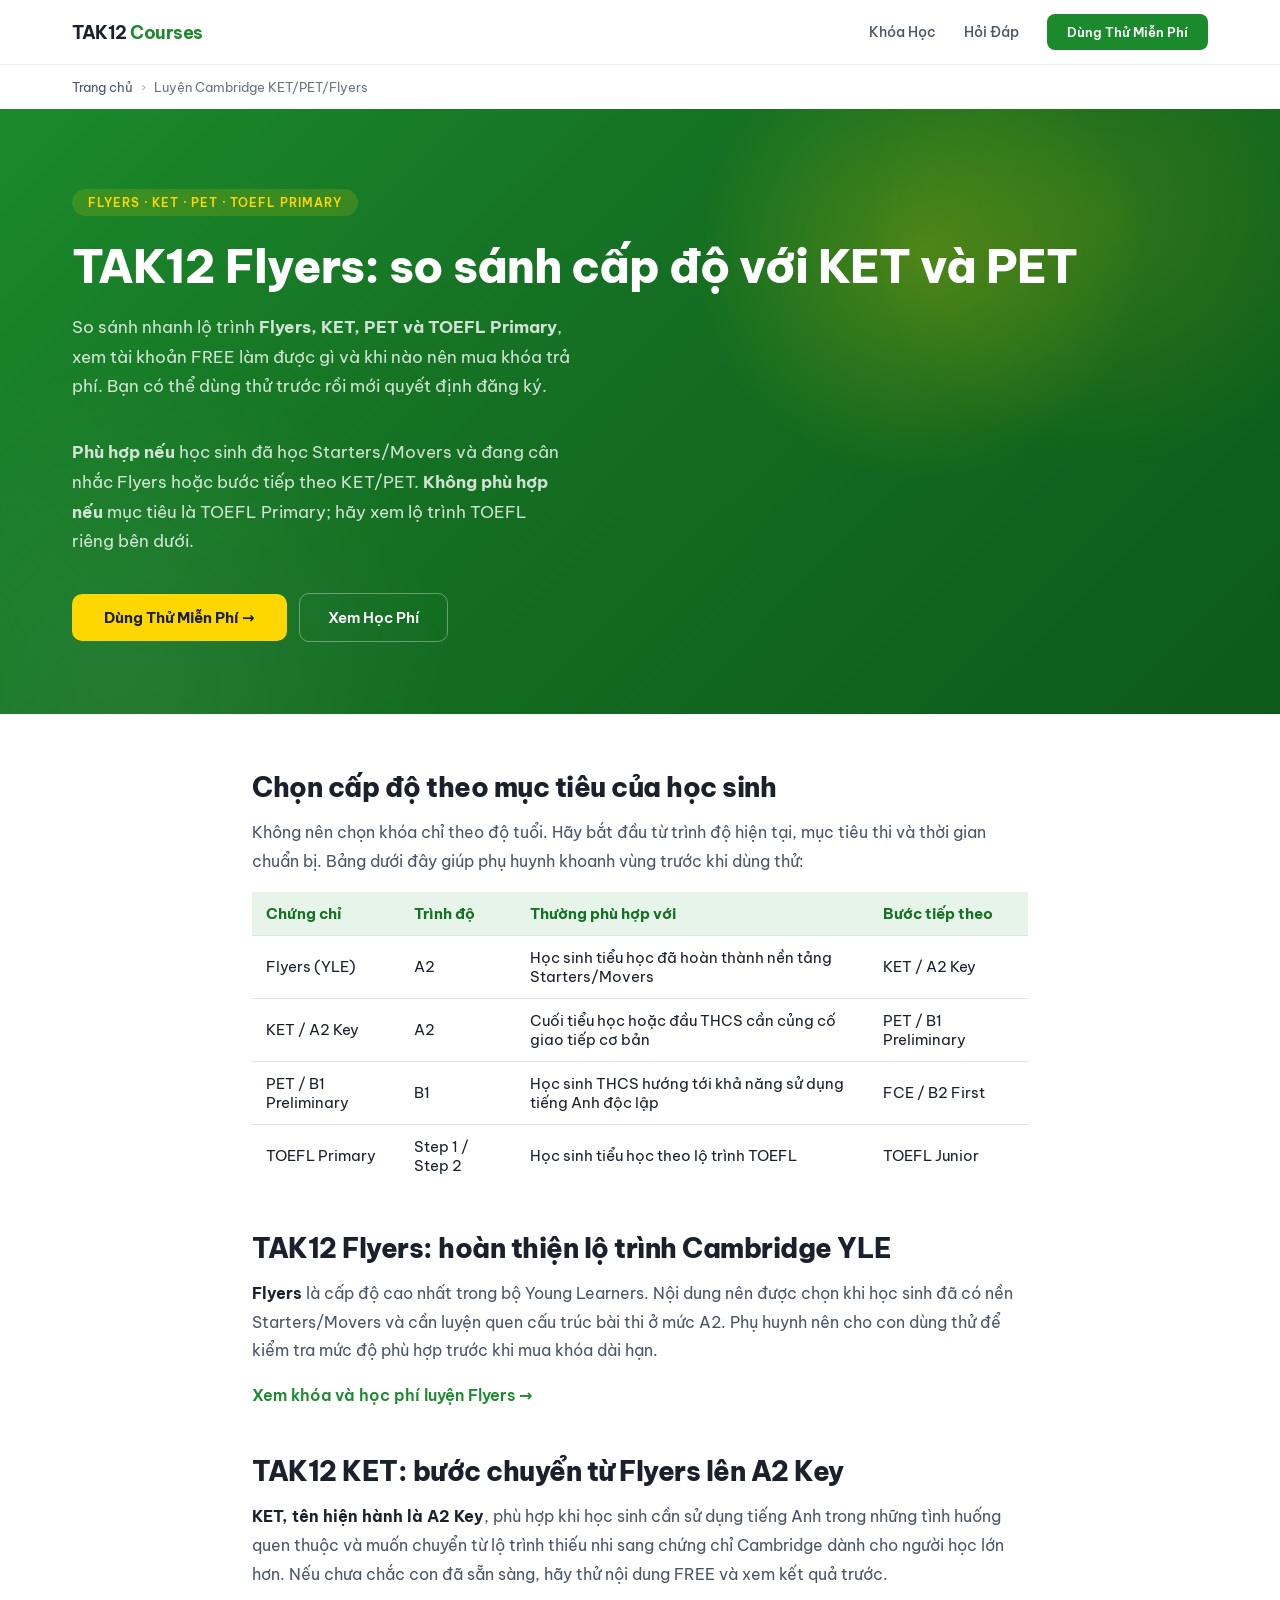
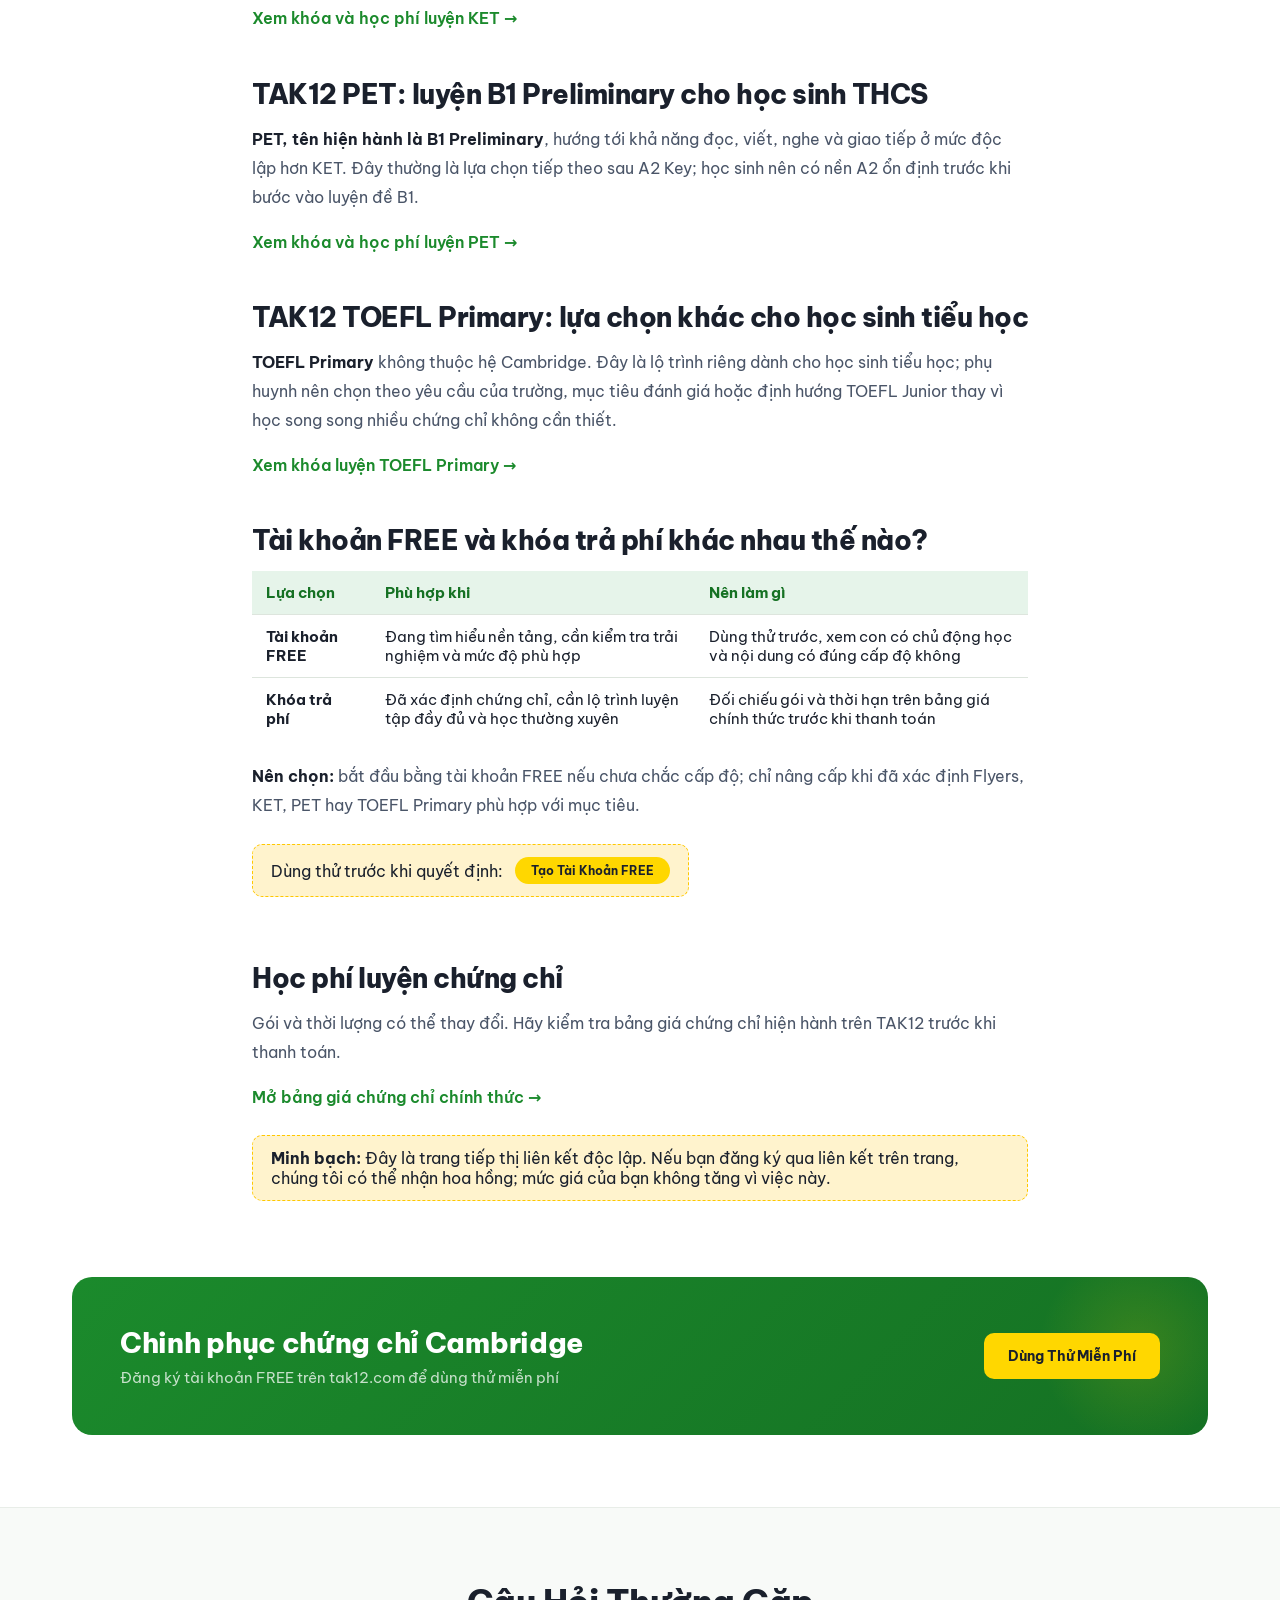
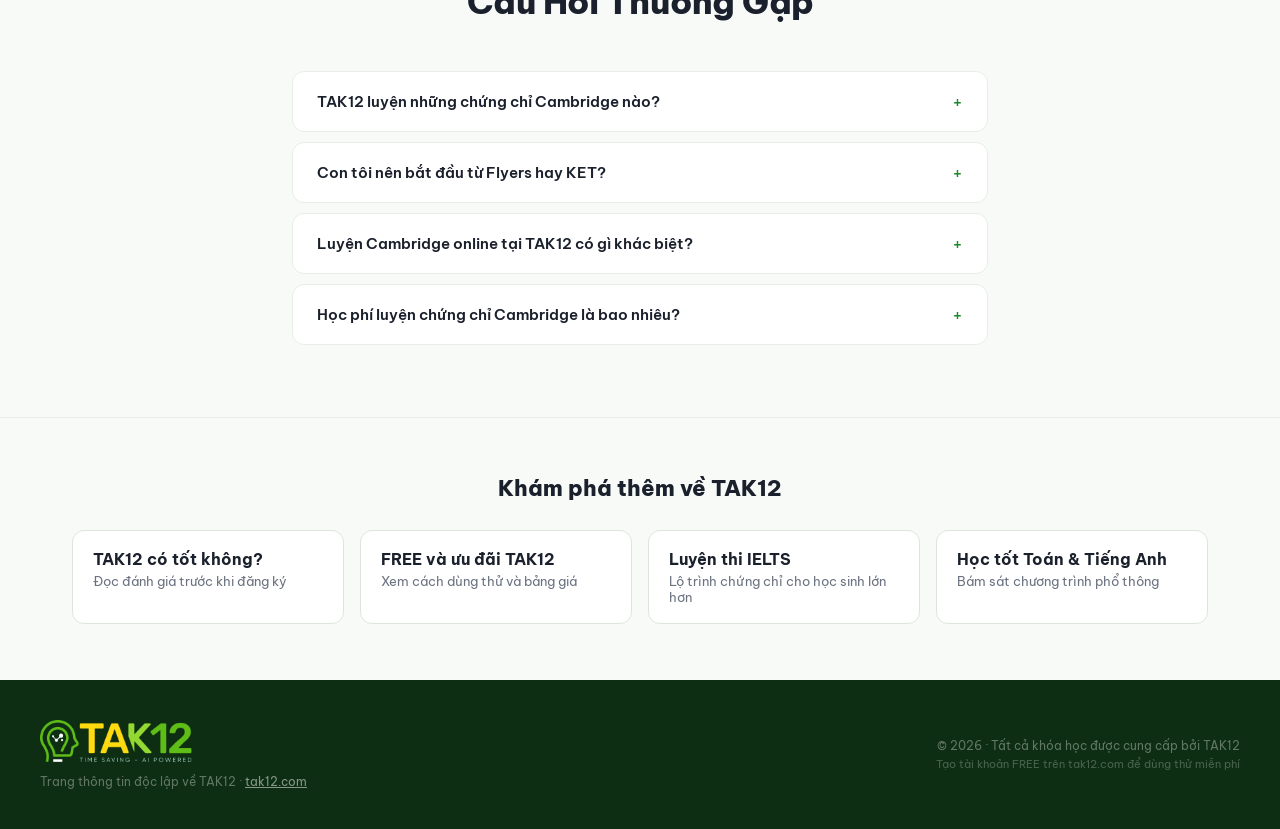
<file: tak12-cambridge-ket-pet-flyers/index.html>
<!DOCTYPE html>
<html lang="vi">
<head>
    <meta charset="UTF-8">
    <meta name="viewport" content="width=device-width, initial-scale=1.0">
    <title>TAK12 Cambridge: Flyers, KET, PET &amp; TOEFL Primary</title>
    <meta name="description" content="So sánh Flyers, KET, PET và TOEFL Primary trên TAK12; xem tài khoản FREE, khóa trả phí, học phí và dùng thử miễn phí trước khi đăng ký.">
    <meta name="keywords" content="TAK12 Flyers, TAK12 KET, TAK12 PET, TAK12 TOEFL Primary, luyện Cambridge online, luyện thi chứng chỉ tiếng Anh">
    <meta name="author" content="TAK12 Courses — Trang thông tin độc lập">
    <meta name="robots" content="index, follow">
    <meta name="geo.region" content="VN">

    <meta property="og:type" content="article">
    <meta property="og:title" content="TAK12 Cambridge: Flyers, KET, PET &amp; TOEFL Primary">
    <meta property="og:description" content="So sánh lộ trình, tài khoản FREE, khóa trả phí và học phí luyện chứng chỉ trên TAK12.">
    <meta property="og:url" content="https://tak-12.com/tak12-cambridge-ket-pet-flyers/">
    <meta property="og:site_name" content="TAK12 Courses — Thông tin độc lập">
    <meta property="og:image" content="https://cdn.jsdelivr.net/gh/tuantmdev/tak12@main/images/feature_desktop.jpg">
    <meta property="og:locale" content="vi_VN">
    <meta name="twitter:card" content="summary_large_image">
    <meta name="twitter:title" content="TAK12 Cambridge: Flyers, KET, PET &amp; TOEFL Primary">
    <meta name="twitter:description" content="So sánh Flyers, KET, PET và TOEFL Primary trên TAK12; xem tài khoản FREE, khóa trả phí, học phí và dùng thử miễn phí trước khi đăng ký.">
    <meta name="twitter:image" content="https://cdn.jsdelivr.net/gh/tuantmdev/tak12@main/images/feature_desktop.jpg">

    <link rel="canonical" href="https://tak-12.com/tak12-cambridge-ket-pet-flyers/">

    <link rel="preconnect" href="https://fonts.googleapis.com">
    <link rel="preconnect" href="https://fonts.gstatic.com" crossorigin>
    <link rel="icon" type="image/x-icon" href="../favicon.ico" sizes="32x32">
    <link rel="icon" type="image/svg+xml" href="../favicon.svg">
    <link rel="apple-touch-icon" sizes="180x180" href="../apple-touch-icon.png">
    <meta name="theme-color" content="#1B8A2C">
    <link href="https://fonts.googleapis.com/css2?family=Be+Vietnam+Pro:ital,wght@0,400;0,500;0,600;0,700;0,800;1,400&display=swap" rel="stylesheet">
    <link rel="stylesheet" href="../styles.css">

    <script type="application/ld+json">
    {
        "@context": "https://schema.org",
        "@type": "BreadcrumbList",
        "itemListElement": [
            { "@type": "ListItem", "position": 1, "name": "Trang chủ", "item": "https://tak-12.com/" },
            { "@type": "ListItem", "position": 2, "name": "Luyện Cambridge KET/PET/Flyers", "item": "https://tak-12.com/tak12-cambridge-ket-pet-flyers/" }
        ]
    }
    </script>
    <script type="application/ld+json">
    {
        "@context": "https://schema.org",
        "@type": "Course",
        "name": "TAK12 Luyện thi Chứng chỉ Tiếng Anh (Cambridge, TOEFL, IELTS)",
        "description": "Khóa luyện Cambridge Starters, Movers, Flyers, KET, PET, FCE cùng TOEFL Primary/Junior và IELTS, với đề mô phỏng theo trình độ.",
        "inLanguage": "vi",
        "teaches": "English Language",
        "educationalCredentialAwarded": "Cambridge, TOEFL, IELTS",
        "provider": { "@type": "EducationalOrganization", "name": "TAK12 Education", "url": "https://tak12.com/" },
        "hasCourseInstance": { "@type": "CourseInstance", "courseMode": "online" }
    }
    </script>
    <script type="application/ld+json">
    {
        "@context": "https://schema.org",
        "@type": "FAQPage",
        "mainEntity": [
            { "@type": "Question", "name": "TAK12 luyện những chứng chỉ Cambridge nào?", "acceptedAnswer": { "@type": "Answer", "text": "TAK12 luyện đầy đủ hệ Cambridge: Starters, Movers, Flyers (YLE), KET/A2 Key, PET/B1 Preliminary và FCE/B2 First, ngoài ra còn có TOEFL Primary/Junior và IELTS." } },
            { "@type": "Question", "name": "Con tôi nên bắt đầu từ Flyers hay KET?", "acceptedAnswer": { "@type": "Answer", "text": "Tùy trình độ hiện tại. Flyers phù hợp học sinh tiểu học đã có nền tảng, KET (A2) là bước tiếp theo. TAK12 có bài đánh giá đầu vào để xếp đúng cấp độ." } },
            { "@type": "Question", "name": "Luyện Cambridge online tại TAK12 có gì khác biệt?", "acceptedAnswer": { "@type": "Answer", "text": "Đề mô phỏng bám sát format thi thật theo từng trình độ, AI cá nhân hóa lộ trình và có giải thích chi tiết cho từng câu." } },
            { "@type": "Question", "name": "Học phí luyện chứng chỉ Cambridge là bao nhiêu?", "acceptedAnswer": { "@type": "Answer", "text": "Gói và thời lượng có thể thay đổi. Hãy kiểm tra bảng giá chứng chỉ hiện hành trên TAK12 trước khi đăng ký; bạn cũng có thể dùng thử miễn phí với tài khoản FREE." } }
        ]
    }
    </script>
</head>
<body>

  <nav class="nav">
    <div class="container nav-inner">
      <a class="brand" href="../"><span class="brand-name">TAK12 <span>Courses</span></span></a>
      <div class="nav-links">
        <a class="nav-link" href="../#courses-section">Khóa Học</a>
        <a class="nav-link" href="../#faq-section">Hỏi Đáp</a>
        <a class="nav-cta" href="https://tak12.com/?ref=njg2odn" target="_blank" rel="noopener sponsored" data-cta="cambridge_nav_free_account" data-intent="free_account">Dùng Thử Miễn Phí</a>
      </div>
    </div>
  </nav>


  <nav class="breadcrumb" aria-label="Breadcrumb">
    <a href="../">Trang chủ</a><span class="sep">›</span>Luyện Cambridge KET/PET/Flyers
  </nav>

  <section class="hero">
    <div class="hero-inner">
      <div class="hero-copy">
        <div class="eyebrow">Flyers · KET · PET · TOEFL Primary</div>
        <h1>TAK12 Flyers: so sánh cấp độ với KET và PET</h1>
        <p>So sánh nhanh lộ trình <strong>Flyers, KET, PET và TOEFL Primary</strong>, xem tài khoản FREE làm được gì và khi nào nên mua khóa trả phí. Bạn có thể dùng thử trước rồi mới quyết định đăng ký.</p>
        <p><strong>Phù hợp nếu</strong> học sinh đã học Starters/Movers và đang cân nhắc Flyers hoặc bước tiếp theo KET/PET. <strong>Không phù hợp nếu</strong> mục tiêu là TOEFL Primary; hãy xem lộ trình TOEFL riêng bên dưới.</p>
        <div class="hero-actions">
          <a class="btn btn-gold" href="https://tak12.com/?ref=njg2odn" target="_blank" rel="noopener sponsored" data-cta="cambridge_hero_trial" data-intent="free_account">Dùng Thử Miễn Phí →</a>
          <a class="btn btn-outline" href="https://tak12.com/info/bang-gia-chung-chi?ref=njg2odn" target="_blank" rel="noopener sponsored" data-cta="cambridge_hero_pricing" data-intent="certification">Xem Học Phí</a>
        </div>
      </div>
    </div>
  </section>

  <article class="lp-prose">
    <h2 id="cac-cap-do">Chọn cấp độ theo mục tiêu của học sinh</h2>
    <p>Không nên chọn khóa chỉ theo độ tuổi. Hãy bắt đầu từ trình độ hiện tại, mục tiêu thi và thời gian chuẩn bị. Bảng dưới đây giúp phụ huynh khoanh vùng trước khi dùng thử:</p>
    <div class="lp-table-wrap">
      <table class="lp-table">
        <thead><tr><th>Chứng chỉ</th><th>Trình độ</th><th>Thường phù hợp với</th><th>Bước tiếp theo</th></tr></thead>
        <tbody>
          <tr><td>Flyers (YLE)</td><td>A2</td><td>Học sinh tiểu học đã hoàn thành nền tảng Starters/Movers</td><td>KET / A2 Key</td></tr>
          <tr><td>KET / A2 Key</td><td>A2</td><td>Cuối tiểu học hoặc đầu THCS cần củng cố giao tiếp cơ bản</td><td>PET / B1 Preliminary</td></tr>
          <tr><td>PET / B1 Preliminary</td><td>B1</td><td>Học sinh THCS hướng tới khả năng sử dụng tiếng Anh độc lập</td><td>FCE / B2 First</td></tr>
          <tr><td>TOEFL Primary</td><td>Step 1 / Step 2</td><td>Học sinh tiểu học theo lộ trình TOEFL</td><td>TOEFL Junior</td></tr>
        </tbody>
      </table>
    </div>

    <h2 id="flyers">TAK12 Flyers: hoàn thiện lộ trình Cambridge YLE</h2>
    <p><strong>Flyers</strong> là cấp độ cao nhất trong bộ Young Learners. Nội dung nên được chọn khi học sinh đã có nền Starters/Movers và cần luyện quen cấu trúc bài thi ở mức A2. Phụ huynh nên cho con dùng thử để kiểm tra mức độ phù hợp trước khi mua khóa dài hạn.</p>
    <p><a href="https://tak12.com/info/bang-gia-chung-chi?ref=njg2odn" target="_blank" rel="noopener sponsored" data-cta="cambridge_flyers_pricing" data-intent="certification_flyers">Xem khóa và học phí luyện Flyers →</a></p>

    <h2 id="ket">TAK12 KET: bước chuyển từ Flyers lên A2 Key</h2>
    <p><strong>KET, tên hiện hành là A2 Key</strong>, phù hợp khi học sinh cần sử dụng tiếng Anh trong những tình huống quen thuộc và muốn chuyển từ lộ trình thiếu nhi sang chứng chỉ Cambridge dành cho người học lớn hơn. Nếu chưa chắc con đã sẵn sàng, hãy thử nội dung FREE và xem kết quả trước.</p>
    <p><a href="https://tak12.com/info/bang-gia-chung-chi?ref=njg2odn" target="_blank" rel="noopener sponsored" data-cta="cambridge_ket_pricing" data-intent="certification_ket">Xem khóa và học phí luyện KET →</a></p>

    <h2 id="pet">TAK12 PET: luyện B1 Preliminary cho học sinh THCS</h2>
    <p><strong>PET, tên hiện hành là B1 Preliminary</strong>, hướng tới khả năng đọc, viết, nghe và giao tiếp ở mức độc lập hơn KET. Đây thường là lựa chọn tiếp theo sau A2 Key; học sinh nên có nền A2 ổn định trước khi bước vào luyện đề B1.</p>
    <p><a href="https://tak12.com/info/bang-gia-chung-chi?ref=njg2odn" target="_blank" rel="noopener sponsored" data-cta="cambridge_pet_pricing" data-intent="certification_pet">Xem khóa và học phí luyện PET →</a></p>

    <h2 id="toefl-primary">TAK12 TOEFL Primary: lựa chọn khác cho học sinh tiểu học</h2>
    <p><strong>TOEFL Primary</strong> không thuộc hệ Cambridge. Đây là lộ trình riêng dành cho học sinh tiểu học; phụ huynh nên chọn theo yêu cầu của trường, mục tiêu đánh giá hoặc định hướng TOEFL Junior thay vì học song song nhiều chứng chỉ không cần thiết.</p>
    <p><a href="https://tak12.com/info/bang-gia-chung-chi?ref=njg2odn" target="_blank" rel="noopener sponsored" data-cta="cambridge_toefl_primary_pricing" data-intent="certification_toefl_primary">Xem khóa luyện TOEFL Primary →</a></p>

    <h2 id="free-vs-pro">Tài khoản FREE và khóa trả phí khác nhau thế nào?</h2>
    <div class="lp-table-wrap">
      <table class="lp-table">
        <thead><tr><th>Lựa chọn</th><th>Phù hợp khi</th><th>Nên làm gì</th></tr></thead>
        <tbody>
          <tr><td><strong>Tài khoản FREE</strong></td><td>Đang tìm hiểu nền tảng, cần kiểm tra trải nghiệm và mức độ phù hợp</td><td>Dùng thử trước, xem con có chủ động học và nội dung có đúng cấp độ không</td></tr>
          <tr><td><strong>Khóa trả phí</strong></td><td>Đã xác định chứng chỉ, cần lộ trình luyện tập đầy đủ và học thường xuyên</td><td>Đối chiếu gói và thời hạn trên bảng giá chính thức trước khi thanh toán</td></tr>
        </tbody>
      </table>
    </div>
    <p><strong>Nên chọn:</strong> bắt đầu bằng tài khoản FREE nếu chưa chắc cấp độ; chỉ nâng cấp khi đã xác định Flyers, KET, PET hay TOEFL Primary phù hợp với mục tiêu.</p>
    <div class="lp-coupon-inline">
      <span>Dùng thử trước khi quyết định:</span>
      <a class="copy-pill" href="https://tak12.com/?ref=njg2odn" target="_blank" rel="noopener sponsored" data-cta="cambridge_mid_trial" data-intent="free_account">Tạo Tài Khoản FREE</a>
    </div>

    <h2>Học phí luyện chứng chỉ</h2>
    <p>Gói và thời lượng có thể thay đổi. Hãy kiểm tra bảng giá chứng chỉ hiện hành trên TAK12 trước khi thanh toán.</p>
    <p><a href="https://tak12.com/info/bang-gia-chung-chi?ref=njg2odn" target="_blank" rel="noopener sponsored" data-cta="cambridge_all_pricing" data-intent="certification">Mở bảng giá chứng chỉ chính thức →</a></p>

    <aside class="lp-coupon-inline" aria-label="Thông báo tiếp thị liên kết">
      <span><strong>Minh bạch:</strong> Đây là trang tiếp thị liên kết độc lập. Nếu bạn đăng ký qua liên kết trên trang, chúng tôi có thể nhận hoa hồng; mức giá của bạn không tăng vì việc này.</span>
    </aside>
  </article>

  <section class="coupon-wrap">
    <div class="coupon-card">
      <div class="coupon-text">
        <h3>Chinh phục chứng chỉ Cambridge</h3>
        <p>Đăng ký tài khoản FREE trên tak12.com để dùng thử miễn phí</p>
      </div>
      <div class="coupon-action">
        <a class="coupon-copy" href="https://tak12.com/?ref=njg2odn" target="_blank" rel="noopener sponsored" data-cta="cambridge_bottom_trial" data-intent="free_account">Dùng Thử Miễn Phí</a>
      </div>
    </div>
  </section>

  <section class="faq" id="faq-section">
    <div class="faq-inner">
      <div class="section-head"><h2>Câu Hỏi Thường Gặp</h2></div>
      <div class="faq-list">
        <div class="faq-item"><button class="faq-q"><span class="q-text">TAK12 luyện những chứng chỉ Cambridge nào?</span><span class="q-icon">+</span></button><div class="faq-a"><div class="a-inner">TAK12 luyện đầy đủ hệ Cambridge: Starters, Movers, Flyers (YLE), KET/A2 Key, PET/B1 Preliminary và FCE/B2 First, ngoài ra còn có TOEFL Primary/Junior và IELTS.</div></div></div>
        <div class="faq-item"><button class="faq-q"><span class="q-text">Con tôi nên bắt đầu từ Flyers hay KET?</span><span class="q-icon">+</span></button><div class="faq-a"><div class="a-inner">Tùy trình độ hiện tại. Flyers phù hợp học sinh tiểu học đã có nền tảng, KET (A2) là bước tiếp theo. TAK12 có bài đánh giá đầu vào để xếp đúng cấp độ.</div></div></div>
        <div class="faq-item"><button class="faq-q"><span class="q-text">Luyện Cambridge online tại TAK12 có gì khác biệt?</span><span class="q-icon">+</span></button><div class="faq-a"><div class="a-inner">Đề mô phỏng bám sát format thi thật theo từng trình độ, AI cá nhân hóa lộ trình và có giải thích chi tiết cho từng câu.</div></div></div>
        <div class="faq-item"><button class="faq-q"><span class="q-text">Học phí luyện chứng chỉ Cambridge là bao nhiêu?</span><span class="q-icon">+</span></button><div class="faq-a"><div class="a-inner">Gói và thời lượng có thể thay đổi. Hãy kiểm tra bảng giá chứng chỉ hiện hành trên TAK12 trước khi đăng ký; bạn cũng có thể dùng thử miễn phí với tài khoản FREE.</div></div></div>
      </div>
    </div>
  </section>

  <section class="related">
    <div class="related-inner">
      <h2>Khám phá thêm về TAK12</h2>
      <div class="related-grid">
        <a class="related-card" href="../tak12-co-tot-khong/"><div class="rc-title">TAK12 có tốt không?</div><div class="rc-desc">Đọc đánh giá trước khi đăng ký</div></a>
        <a class="related-card" href="../tak12-ma-giam-gia/"><div class="rc-title">FREE và ưu đãi TAK12</div><div class="rc-desc">Xem cách dùng thử và bảng giá</div></a>
        <a class="related-card" href="../tak12-luyen-thi-ielts/"><div class="rc-title">Luyện thi IELTS</div><div class="rc-desc">Lộ trình chứng chỉ cho học sinh lớn hơn</div></a>
        <a class="related-card" href="../tak12-hoc-tot-toan-tieng-anh/"><div class="rc-title">Học tốt Toán &amp; Tiếng Anh</div><div class="rc-desc">Bám sát chương trình phổ thông</div></a>
      </div>
    </div>
  </section>

  <footer class="footer">
    <div class="footer-inner">
      <div>
        <div class="footer-brand"><img class="footer-logo" src="../images/tak-12-offficial-logo.png" alt="TAK12 - Time Saving, AI Powered" width="150" height="42" loading="lazy" decoding="async"></div>
        <div class="footer-note">Trang thông tin độc lập về TAK12 · <a href="https://tak12.com/?ref=njg2odn" target="_blank" rel="sponsored noopener" data-cta="cambridge_footer_provider" data-intent="visit-provider">tak12.com</a></div>
      </div>
      <div class="footer-right">
        <div class="footer-copy">© 2026 · Tất cả khóa học được cung cấp bởi TAK12</div>
        <div class="footer-fine">Tạo tài khoản FREE trên tak12.com để dùng thử miễn phí</div>
      </div>
    </div>
  </footer>

  <script src="../analytics.js"></script>
  <script src="../script.js"></script>
</body>
</html>
</file>
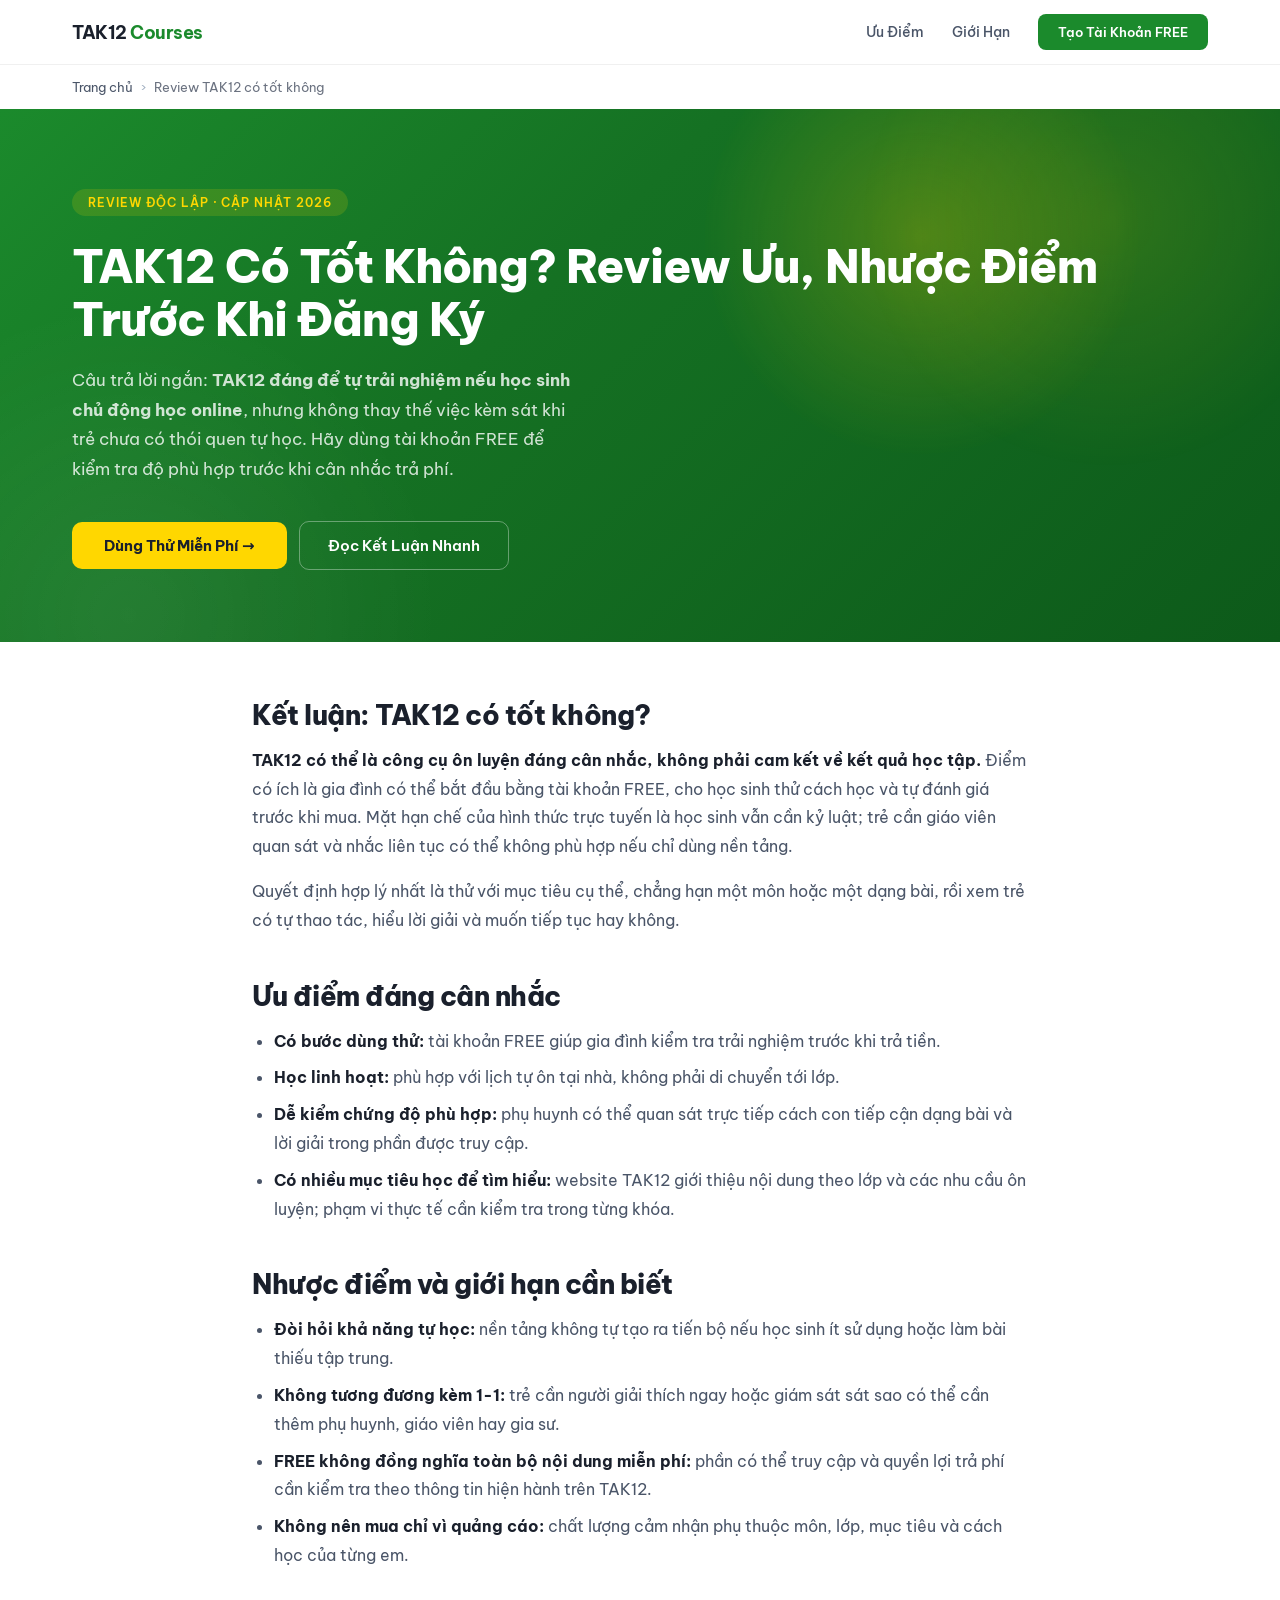
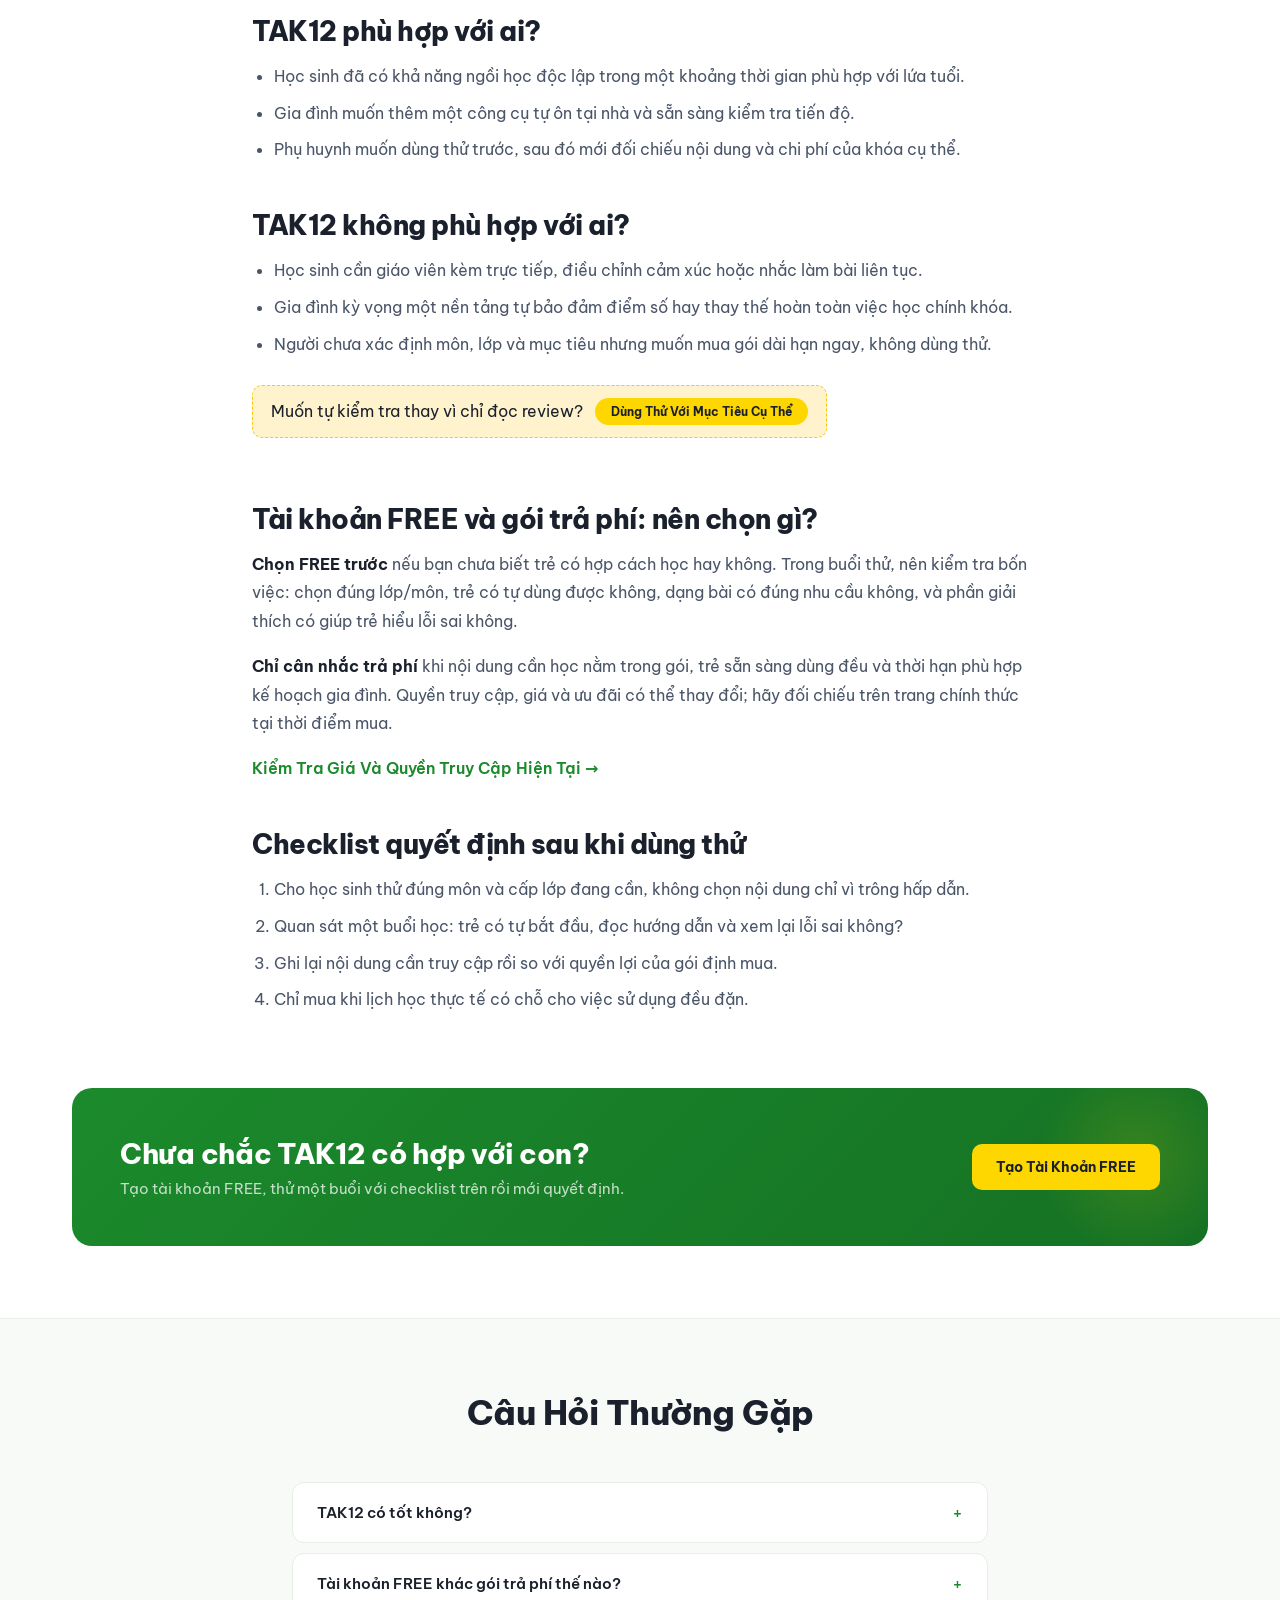
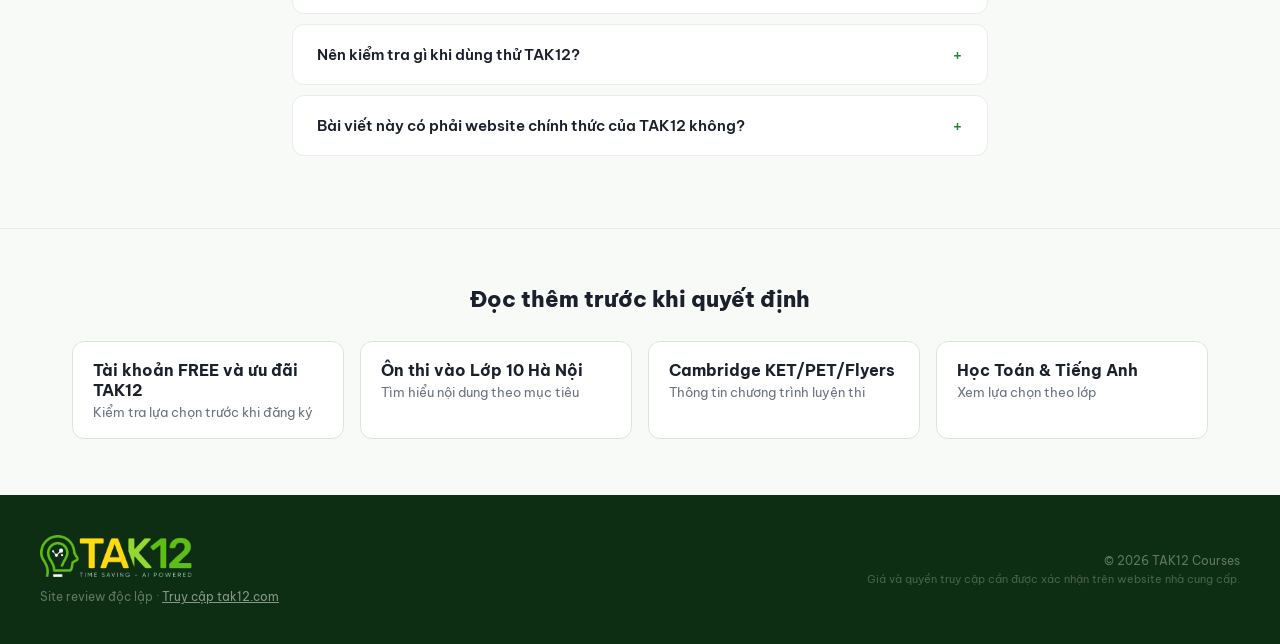
<file: tak12-co-tot-khong/index.html>
<!DOCTYPE html>
<html lang="vi">
<head>
    <meta charset="UTF-8">
    <meta name="viewport" content="width=device-width, initial-scale=1.0">
    <title>Review TAK12 Có Tốt Không? Ưu Nhược Điểm &amp; Dùng Thử</title>
    <meta name="description" content="Review TAK12 có tốt không: kết luận cân bằng, ai phù hợp, ai không phù hợp, ưu nhược điểm và cách so sánh tài khoản FREE với gói trả phí.">
    <meta name="keywords" content="TAK12 có tốt không, review TAK12, đánh giá TAK12, tài khoản TAK12 FREE">
    <meta name="author" content="TAK12 Courses — Trang thông tin độc lập">
    <meta name="robots" content="index, follow">
    <meta name="geo.region" content="VN">

    <meta property="og:type" content="article">
    <meta property="og:title" content="Review TAK12 Có Tốt Không? Ưu Nhược Điểm &amp; Dùng Thử">
    <meta property="og:description" content="Đánh giá cân bằng về TAK12: điểm đáng cân nhắc, giới hạn, đối tượng phù hợp và cách dùng tài khoản FREE trước khi trả phí.">
    <meta property="og:url" content="https://tak-12.com/tak12-co-tot-khong/">
    <meta property="og:site_name" content="TAK12 Courses — Thông tin độc lập">
    <meta property="og:image" content="https://cdn.jsdelivr.net/gh/tuantmdev/tak12@main/images/feature_desktop.jpg">
    <meta property="og:locale" content="vi_VN">
    <meta name="twitter:card" content="summary_large_image">
    <meta name="twitter:title" content="Review TAK12 Có Tốt Không?">
    <meta name="twitter:description" content="Ưu, nhược điểm và cách tự kiểm tra TAK12 bằng tài khoản FREE trước khi nâng cấp.">
    <meta name="twitter:image" content="https://cdn.jsdelivr.net/gh/tuantmdev/tak12@main/images/feature_desktop.jpg">

    <link rel="canonical" href="https://tak-12.com/tak12-co-tot-khong/">
    <link rel="preconnect" href="https://fonts.googleapis.com">
    <link rel="preconnect" href="https://fonts.gstatic.com" crossorigin>
    <link rel="icon" type="image/x-icon" href="../favicon.ico" sizes="32x32">
    <link rel="icon" type="image/svg+xml" href="../favicon.svg">
    <link rel="apple-touch-icon" sizes="180x180" href="../apple-touch-icon.png">
    <meta name="theme-color" content="#1B8A2C">
    <link href="https://fonts.googleapis.com/css2?family=Be+Vietnam+Pro:ital,wght@0,400;0,500;0,600;0,700;0,800;1,400&amp;display=swap" rel="stylesheet">
    <link rel="stylesheet" href="../styles.css">

    <script type="application/ld+json">
    {
      "@context": "https://schema.org",
      "@type": "BreadcrumbList",
      "itemListElement": [
        {"@type": "ListItem", "position": 1, "name": "Trang chủ", "item": "https://tak-12.com/"},
        {"@type": "ListItem", "position": 2, "name": "Review TAK12 có tốt không", "item": "https://tak-12.com/tak12-co-tot-khong/"}
      ]
    }
    </script>
    <script type="application/ld+json">
    {
      "@context": "https://schema.org",
      "@type": "FAQPage",
      "mainEntity": [
        {
          "@type": "Question",
          "name": "TAK12 có tốt không?",
          "acceptedAnswer": {"@type": "Answer", "text": "TAK12 đáng cân nhắc nếu học sinh hợp với việc tự ôn trực tuyến và gia đình muốn thử trước khi mua. Đây không phải lựa chọn tốt cho mọi em: kết quả còn phụ thuộc vào nội dung khóa học cụ thể, thói quen học và mức độ cần người kèm."}
        },
        {
          "@type": "Question",
          "name": "Tài khoản FREE khác gói trả phí thế nào?",
          "acceptedAnswer": {"@type": "Answer", "text": "Tài khoản FREE phù hợp để kiểm tra giao diện và phần nội dung được mở tại thời điểm trải nghiệm. Phạm vi truy cập của gói trả phí phụ thuộc khóa học và chính sách hiện hành; nên xem bảng giá chính thức sau khi đăng nhập rồi mới quyết định."}
        },
        {
          "@type": "Question",
          "name": "Nên kiểm tra gì khi dùng thử TAK12?",
          "acceptedAnswer": {"@type": "Answer", "text": "Hãy chọn đúng lớp và mục tiêu học, cho học sinh làm một buổi thử, kiểm tra mức độ dễ sử dụng, độ phù hợp của dạng bài và lời giải, rồi đối chiếu phần nội dung cần học với gói dự định mua."}
        },
        {
          "@type": "Question",
          "name": "Bài viết này có phải website chính thức của TAK12 không?",
          "acceptedAnswer": {"@type": "Answer", "text": "Không. Đây là trang review độc lập có sử dụng liên kết tiếp thị liên kết. Thông tin về quyền truy cập và giá có thể thay đổi, vì vậy quyết định cuối cùng nên dựa trên thông tin hiển thị tại tak12.com."}
        }
      ]
    }
    </script>
</head>
<body>

  <nav class="nav">
    <div class="container nav-inner">
      <a class="brand" href="../"><span class="brand-name">TAK12 <span>Courses</span></span></a>
      <div class="nav-links">
        <a class="nav-link" href="#uu-diem">Ưu Điểm</a>
        <a class="nav-link" href="#nhuoc-diem">Giới Hạn</a>
        <a class="nav-cta" href="https://tak12.com/?ref=njg2odn" target="_blank" rel="noopener sponsored" data-cta="review_nav_trial" data-intent="start-free-trial"><span>Tạo Tài Khoản FREE</span></a>
      </div>
    </div>
  </nav>

  <nav class="breadcrumb" aria-label="Breadcrumb">
    <a href="../">Trang chủ</a><span class="sep">›</span>Review TAK12 có tốt không
  </nav>

  <section class="hero">
    <div class="hero-inner">
      <div class="hero-copy">
        <div class="eyebrow">Review độc lập · cập nhật 2026</div>
        <h1>TAK12 Có Tốt Không? Review Ưu, Nhược Điểm Trước Khi Đăng Ký</h1>
        <p>Câu trả lời ngắn: <strong>TAK12 đáng để tự trải nghiệm nếu học sinh chủ động học online</strong>, nhưng không thay thế việc kèm sát khi trẻ chưa có thói quen tự học. Hãy dùng tài khoản FREE để kiểm tra độ phù hợp trước khi cân nhắc trả phí.</p>
        <div class="hero-actions">
          <a class="btn btn-gold" href="https://tak12.com/?ref=njg2odn" target="_blank" rel="noopener sponsored" data-cta="review_hero_trial" data-intent="start-free-trial">Dùng Thử Miễn Phí →</a>
          <a class="btn btn-outline" href="#ket-luan">Đọc Kết Luận Nhanh</a>
        </div>
      </div>
    </div>
  </section>

  <article class="lp-prose">
    <h2 id="ket-luan">Kết luận: TAK12 có tốt không?</h2>
    <p><strong>TAK12 có thể là công cụ ôn luyện đáng cân nhắc, không phải cam kết về kết quả học tập.</strong> Điểm có ích là gia đình có thể bắt đầu bằng tài khoản FREE, cho học sinh thử cách học và tự đánh giá trước khi mua. Mặt hạn chế của hình thức trực tuyến là học sinh vẫn cần kỷ luật; trẻ cần giáo viên quan sát và nhắc liên tục có thể không phù hợp nếu chỉ dùng nền tảng.</p>
    <p>Quyết định hợp lý nhất là thử với mục tiêu cụ thể, chẳng hạn một môn hoặc một dạng bài, rồi xem trẻ có tự thao tác, hiểu lời giải và muốn tiếp tục hay không.</p>

    <h2 id="uu-diem">Ưu điểm đáng cân nhắc</h2>
    <ul>
      <li><strong>Có bước dùng thử:</strong> tài khoản FREE giúp gia đình kiểm tra trải nghiệm trước khi trả tiền.</li>
      <li><strong>Học linh hoạt:</strong> phù hợp với lịch tự ôn tại nhà, không phải di chuyển tới lớp.</li>
      <li><strong>Dễ kiểm chứng độ phù hợp:</strong> phụ huynh có thể quan sát trực tiếp cách con tiếp cận dạng bài và lời giải trong phần được truy cập.</li>
      <li><strong>Có nhiều mục tiêu học để tìm hiểu:</strong> website TAK12 giới thiệu nội dung theo lớp và các nhu cầu ôn luyện; phạm vi thực tế cần kiểm tra trong từng khóa.</li>
    </ul>

    <h2 id="nhuoc-diem">Nhược điểm và giới hạn cần biết</h2>
    <ul>
      <li><strong>Đòi hỏi khả năng tự học:</strong> nền tảng không tự tạo ra tiến bộ nếu học sinh ít sử dụng hoặc làm bài thiếu tập trung.</li>
      <li><strong>Không tương đương kèm 1-1:</strong> trẻ cần người giải thích ngay hoặc giám sát sát sao có thể cần thêm phụ huynh, giáo viên hay gia sư.</li>
      <li><strong>FREE không đồng nghĩa toàn bộ nội dung miễn phí:</strong> phần có thể truy cập và quyền lợi trả phí cần kiểm tra theo thông tin hiện hành trên TAK12.</li>
      <li><strong>Không nên mua chỉ vì quảng cáo:</strong> chất lượng cảm nhận phụ thuộc môn, lớp, mục tiêu và cách học của từng em.</li>
    </ul>

    <h2 id="phu-hop">TAK12 phù hợp với ai?</h2>
    <ul>
      <li>Học sinh đã có khả năng ngồi học độc lập trong một khoảng thời gian phù hợp với lứa tuổi.</li>
      <li>Gia đình muốn thêm một công cụ tự ôn tại nhà và sẵn sàng kiểm tra tiến độ.</li>
      <li>Phụ huynh muốn dùng thử trước, sau đó mới đối chiếu nội dung và chi phí của khóa cụ thể.</li>
    </ul>

    <h2 id="khong-phu-hop">TAK12 không phù hợp với ai?</h2>
    <ul>
      <li>Học sinh cần giáo viên kèm trực tiếp, điều chỉnh cảm xúc hoặc nhắc làm bài liên tục.</li>
      <li>Gia đình kỳ vọng một nền tảng tự bảo đảm điểm số hay thay thế hoàn toàn việc học chính khóa.</li>
      <li>Người chưa xác định môn, lớp và mục tiêu nhưng muốn mua gói dài hạn ngay, không dùng thử.</li>
    </ul>

    <div class="lp-coupon-inline">
      <span>Muốn tự kiểm tra thay vì chỉ đọc review?</span>
      <a class="copy-pill" href="https://tak12.com/?ref=njg2odn" target="_blank" rel="noopener sponsored" data-cta="review_mid_trial" data-intent="test-learning-fit">Dùng Thử Với Mục Tiêu Cụ Thể</a>
    </div>

    <h2 id="free-vs-paid">Tài khoản FREE và gói trả phí: nên chọn gì?</h2>
    <p><strong>Chọn FREE trước</strong> nếu bạn chưa biết trẻ có hợp cách học hay không. Trong buổi thử, nên kiểm tra bốn việc: chọn đúng lớp/môn, trẻ có tự dùng được không, dạng bài có đúng nhu cầu không, và phần giải thích có giúp trẻ hiểu lỗi sai không.</p>
    <p><strong>Chỉ cân nhắc trả phí</strong> khi nội dung cần học nằm trong gói, trẻ sẵn sàng dùng đều và thời hạn phù hợp kế hoạch gia đình. Quyền truy cập, giá và ưu đãi có thể thay đổi; hãy đối chiếu trên trang chính thức tại thời điểm mua.</p>
    <p><a href="https://tak12.com/info/bang-gia?ref=njg2odn" target="_blank" rel="noopener sponsored" data-cta="review_pricing" data-intent="verify-current-price-and-access">Kiểm Tra Giá Và Quyền Truy Cập Hiện Tại →</a></p>

    <h2 id="checklist-title">Checklist quyết định sau khi dùng thử</h2>
    <ol>
      <li>Cho học sinh thử đúng môn và cấp lớp đang cần, không chọn nội dung chỉ vì trông hấp dẫn.</li>
      <li>Quan sát một buổi học: trẻ có tự bắt đầu, đọc hướng dẫn và xem lại lỗi sai không?</li>
      <li>Ghi lại nội dung cần truy cập rồi so với quyền lợi của gói định mua.</li>
      <li>Chỉ mua khi lịch học thực tế có chỗ cho việc sử dụng đều đặn.</li>
    </ol>
  </article>

  <section class="coupon-wrap">
    <div class="coupon-card">
      <div class="coupon-text">
        <h3>Chưa chắc TAK12 có hợp với con?</h3>
        <p>Tạo tài khoản FREE, thử một buổi với checklist trên rồi mới quyết định.</p>
      </div>
      <div class="coupon-action">
        <a class="coupon-copy" href="https://tak12.com/?ref=njg2odn" target="_blank" rel="noopener sponsored" data-cta="review_bottom_trial" data-intent="start-free-trial">Tạo Tài Khoản FREE</a>
      </div>
    </div>
  </section>

  <section class="faq" id="faq-section">
    <div class="faq-inner">
      <div class="section-head"><h2>Câu Hỏi Thường Gặp</h2></div>
      <div class="faq-list">
        <div class="faq-item"><button class="faq-q"><span class="q-text">TAK12 có tốt không?</span><span class="q-icon">+</span></button><div class="faq-a"><div class="a-inner">TAK12 đáng cân nhắc nếu học sinh hợp với việc tự ôn trực tuyến và gia đình muốn thử trước khi mua. Đây không phải lựa chọn tốt cho mọi em: kết quả còn phụ thuộc vào nội dung khóa học cụ thể, thói quen học và mức độ cần người kèm.</div></div></div>
        <div class="faq-item"><button class="faq-q"><span class="q-text">Tài khoản FREE khác gói trả phí thế nào?</span><span class="q-icon">+</span></button><div class="faq-a"><div class="a-inner">Tài khoản FREE phù hợp để kiểm tra giao diện và phần nội dung được mở tại thời điểm trải nghiệm. Phạm vi truy cập của gói trả phí phụ thuộc khóa học và chính sách hiện hành; nên xem bảng giá chính thức sau khi đăng nhập rồi mới quyết định.</div></div></div>
        <div class="faq-item"><button class="faq-q"><span class="q-text">Nên kiểm tra gì khi dùng thử TAK12?</span><span class="q-icon">+</span></button><div class="faq-a"><div class="a-inner">Hãy chọn đúng lớp và mục tiêu học, cho học sinh làm một buổi thử, kiểm tra mức độ dễ sử dụng, độ phù hợp của dạng bài và lời giải, rồi đối chiếu phần nội dung cần học với gói dự định mua.</div></div></div>
        <div class="faq-item"><button class="faq-q"><span class="q-text">Bài viết này có phải website chính thức của TAK12 không?</span><span class="q-icon">+</span></button><div class="faq-a"><div class="a-inner">Không. Đây là trang review độc lập có sử dụng liên kết tiếp thị liên kết. Thông tin về quyền truy cập và giá có thể thay đổi, vì vậy quyết định cuối cùng nên dựa trên thông tin hiển thị tại tak12.com.</div></div></div>
      </div>
    </div>
  </section>

  <section class="related">
    <div class="related-inner">
      <h2>Đọc thêm trước khi quyết định</h2>
      <div class="related-grid">
        <a class="related-card" href="../tak12-ma-giam-gia/"><div class="rc-title">Tài khoản FREE và ưu đãi TAK12</div><div class="rc-desc">Kiểm tra lựa chọn trước khi đăng ký</div></a>
        <a class="related-card" href="../tak12-on-thi-lop-10-ha-noi/"><div class="rc-title">Ôn thi vào Lớp 10 Hà Nội</div><div class="rc-desc">Tìm hiểu nội dung theo mục tiêu</div></a>
        <a class="related-card" href="../tak12-cambridge-ket-pet-flyers/"><div class="rc-title">Cambridge KET/PET/Flyers</div><div class="rc-desc">Thông tin chương trình luyện thi</div></a>
        <a class="related-card" href="../tak12-hoc-tot-toan-tieng-anh/"><div class="rc-title">Học Toán &amp; Tiếng Anh</div><div class="rc-desc">Xem lựa chọn theo lớp</div></a>
      </div>
    </div>
  </section>

  <footer class="footer">
    <div class="footer-inner">
      <div>
        <div class="footer-brand"><img class="footer-logo" src="../images/tak-12-offficial-logo.png" alt="TAK12" width="150" height="42" loading="lazy" decoding="async"></div>
        <div class="footer-note">Site review độc lập · <a href="https://tak12.com/?ref=njg2odn" target="_blank" rel="noopener sponsored" data-cta="review_footer_provider" data-intent="visit-provider">Truy cập tak12.com</a></div>
      </div>
      <div class="footer-right">
        <div class="footer-copy">© 2026 TAK12 Courses</div>
        <div class="footer-fine">Giá và quyền truy cập cần được xác nhận trên website nhà cung cấp.</div>
      </div>
    </div>
  </footer>

  <script src="../analytics.js"></script>
  <script src="../script.js"></script>
</body>
</html>
</file>
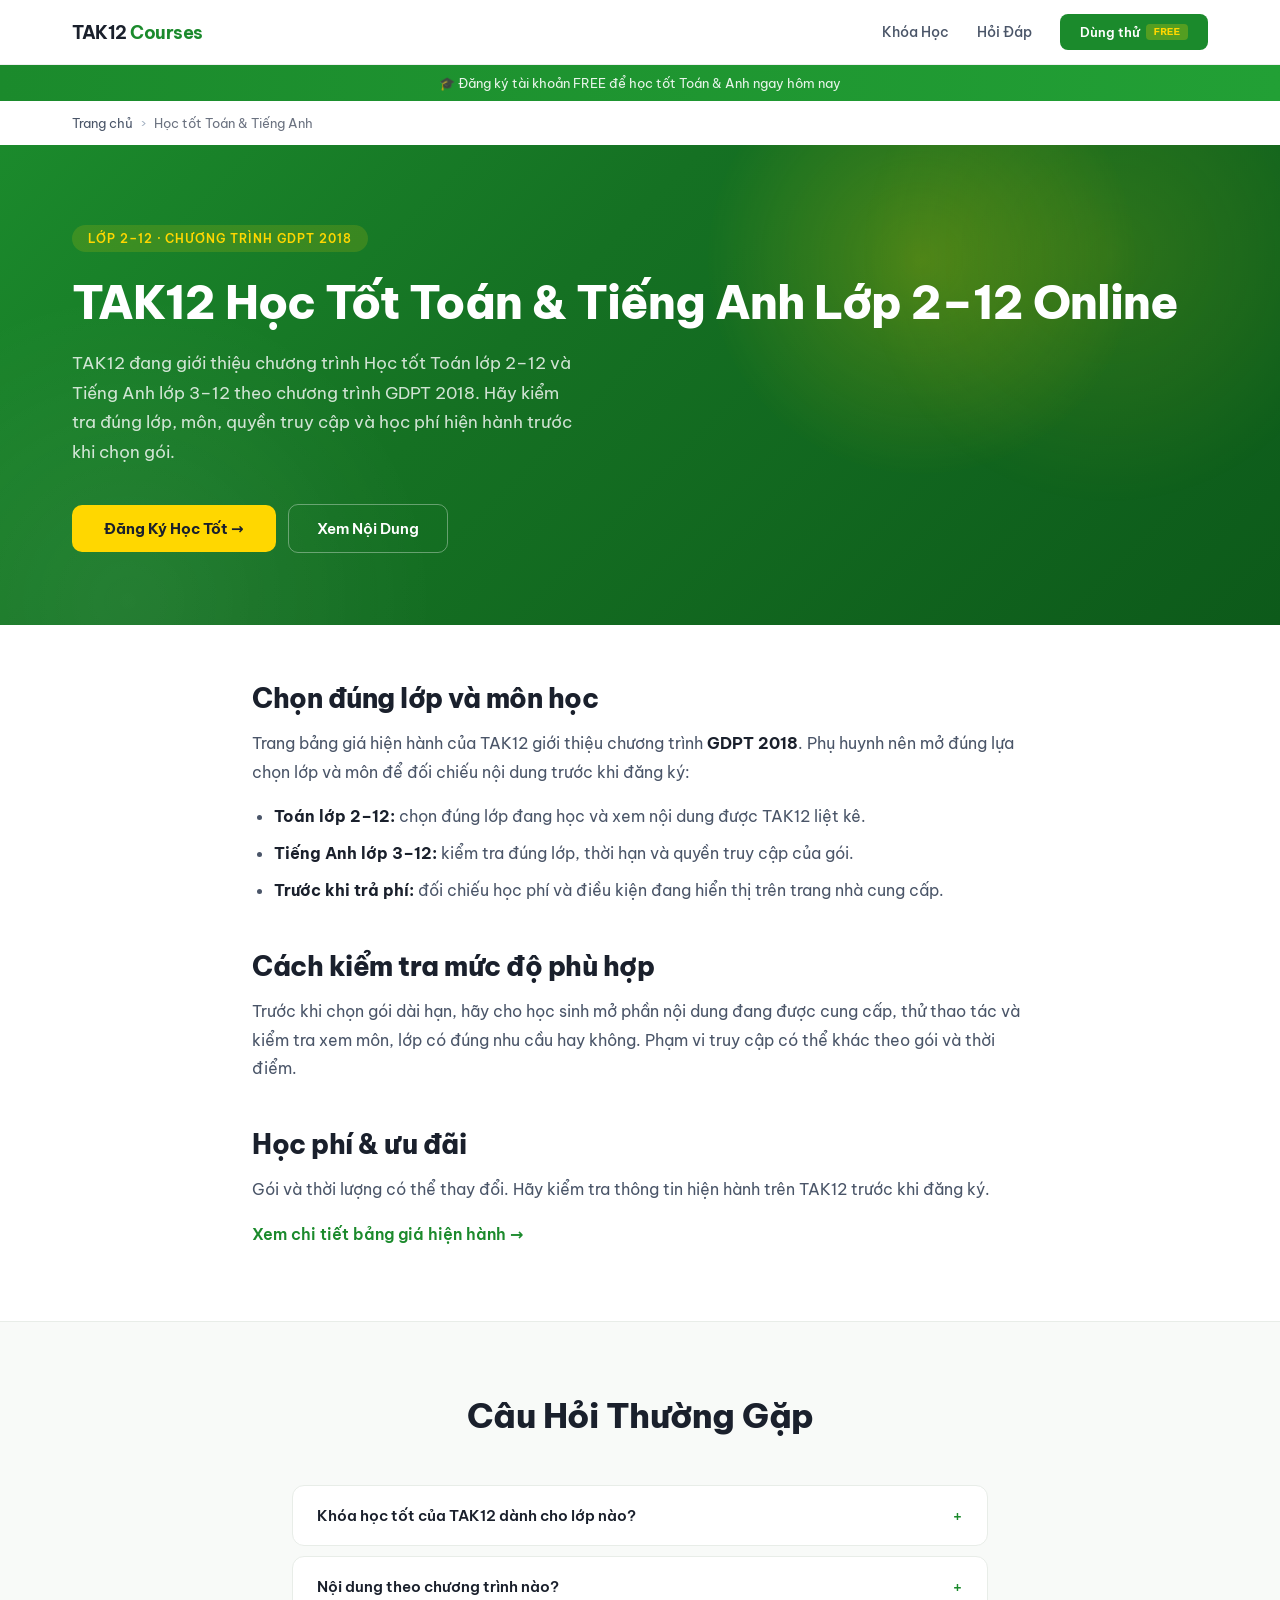
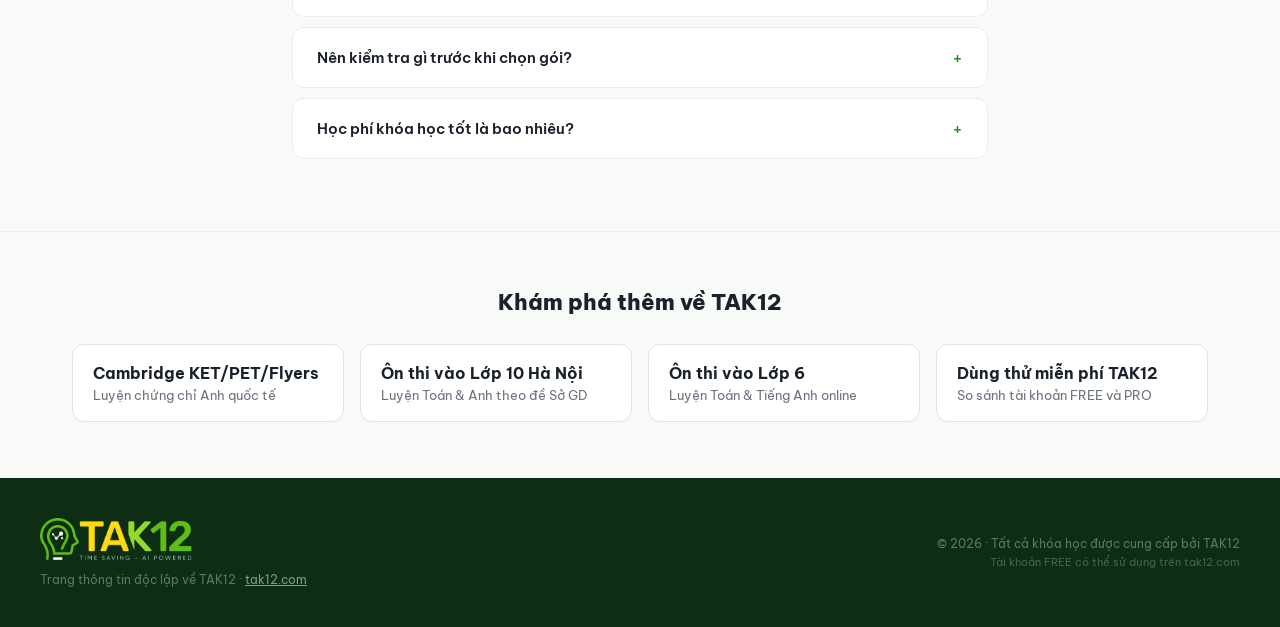
<file: tak12-hoc-tot-toan-tieng-anh/index.html>
<!DOCTYPE html>
<html lang="vi">
<head>
    <meta charset="UTF-8">
    <meta name="viewport" content="width=device-width, initial-scale=1.0">
    <title>TAK12 Học Tốt Toán & Tiếng Anh Lớp 2–12 Theo GDPT 2018</title>
    <meta name="description" content="Tìm hiểu chương trình Học tốt Toán lớp 2–12 và Tiếng Anh lớp 3–12 của TAK12 theo chương trình GDPT 2018; kiểm tra gói và quyền truy cập hiện hành.">
    <meta name="keywords" content="học tốt Toán Tiếng Anh lớp 2-12, TAK12 học tốt, học Toán online, học Tiếng Anh online, chương trình GDPT 2018">
    <meta name="author" content="TAK12 Courses — Trang thông tin độc lập">
    <meta name="robots" content="index, follow">
    <meta name="geo.region" content="VN">

    <meta property="og:type" content="article">
    <meta property="og:title" content="TAK12 Học Tốt Toán & Tiếng Anh Lớp 2–12 Theo GDPT 2018">
    <meta property="og:description" content="Tìm hiểu chương trình Học tốt Toán và Tiếng Anh của TAK12; kiểm tra gói và quyền truy cập hiện hành.">
    <meta property="og:url" content="https://tak-12.com/tak12-hoc-tot-toan-tieng-anh/">
    <meta property="og:site_name" content="TAK12 Courses — Thông tin độc lập">
    <meta property="og:image" content="https://cdn.jsdelivr.net/gh/tuantmdev/tak12@main/images/feature_desktop.jpg">
    <meta property="og:locale" content="vi_VN">
    <meta name="twitter:card" content="summary_large_image">
    <meta name="twitter:title" content="TAK12 Học Tốt Toán & Tiếng Anh Lớp 2–12">
    <meta name="twitter:description" content="Tìm hiểu chương trình Học tốt Toán & Tiếng Anh theo GDPT 2018.">
    <meta name="twitter:image" content="https://cdn.jsdelivr.net/gh/tuantmdev/tak12@main/images/feature_desktop.jpg">

    <link rel="canonical" href="https://tak-12.com/tak12-hoc-tot-toan-tieng-anh/">

    <link rel="preconnect" href="https://fonts.googleapis.com">
    <link rel="preconnect" href="https://fonts.gstatic.com" crossorigin>
    <link rel="icon" type="image/x-icon" href="../favicon.ico" sizes="32x32">
    <link rel="icon" type="image/svg+xml" href="../favicon.svg">
    <link rel="apple-touch-icon" sizes="180x180" href="../apple-touch-icon.png">
    <meta name="theme-color" content="#1B8A2C">
    <link href="https://fonts.googleapis.com/css2?family=Be+Vietnam+Pro:ital,wght@0,400;0,500;0,600;0,700;0,800;1,400&display=swap" rel="stylesheet">
    <link rel="stylesheet" href="../styles.css">

    <script type="application/ld+json">
    {
        "@context": "https://schema.org",
        "@type": "BreadcrumbList",
        "itemListElement": [
            { "@type": "ListItem", "position": 1, "name": "Trang chủ", "item": "https://tak-12.com/" },
            { "@type": "ListItem", "position": 2, "name": "Học tốt Toán & Tiếng Anh", "item": "https://tak-12.com/tak12-hoc-tot-toan-tieng-anh/" }
        ]
    }
    </script>
    <script type="application/ld+json">
    {
        "@context": "https://schema.org",
        "@type": "Course",
        "name": "TAK12 Học tốt Toán & Tiếng Anh Lớp 2–12",
        "description": "Chương trình Học tốt Toán lớp 2–12 và Tiếng Anh lớp 3–12 online theo chương trình GDPT 2018.",
        "inLanguage": "vi",
        "educationalLevel": "K-12",
        "teaches": "Toán học, Tiếng Anh",
        "provider": { "@type": "EducationalOrganization", "name": "TAK12 Education", "url": "https://tak12.com/" },
        "hasCourseInstance": { "@type": "CourseInstance", "courseMode": "online" }
    }
    </script>
    <script type="application/ld+json">
    {
        "@context": "https://schema.org",
        "@type": "FAQPage",
        "mainEntity": [
            { "@type": "Question", "name": "Khóa học tốt của TAK12 dành cho lớp nào?", "acceptedAnswer": { "@type": "Answer", "text": "Toán dành cho học sinh lớp 2–12 và Tiếng Anh dành cho lớp 3–12." } },
            { "@type": "Question", "name": "Nội dung theo chương trình nào?", "acceptedAnswer": { "@type": "Answer", "text": "Trang bảng giá hiện hành của TAK12 giới thiệu các chương trình Học tốt môn Toán và Tiếng Anh theo chương trình GDPT 2018. Phụ huynh nên kiểm tra nội dung của đúng lớp và môn trên TAK12 trước khi chọn gói." } },
            { "@type": "Question", "name": "Nên kiểm tra gì trước khi chọn gói?", "acceptedAnswer": { "@type": "Answer", "text": "Hãy đối chiếu đúng lớp, môn, quyền truy cập, thời hạn và học phí đang hiển thị trên TAK12. Cho học sinh trải nghiệm phần nội dung đang mở trước khi quyết định trả phí." } },
            { "@type": "Question", "name": "Học phí khóa học tốt là bao nhiêu?", "acceptedAnswer": { "@type": "Answer", "text": "Gói và thời lượng có thể thay đổi. Hãy kiểm tra bảng giá hiện hành trên TAK12 trước khi đăng ký; bạn cũng có thể dùng thử miễn phí với tài khoản FREE." } }
        ]
    }
    </script>
</head>
<body>

  <nav class="nav">
    <div class="container nav-inner">
      <a class="brand" href="../"><span class="brand-name">TAK12 <span>Courses</span></span></a>
      <div class="nav-links">
        <a class="nav-link" href="../#courses-section">Khóa Học</a>
        <a class="nav-link" href="../#faq-section">Hỏi Đáp</a>
        <a class="nav-cta" href="https://tak12.com/?ref=njg2odn" target="_blank" rel="sponsored noopener" data-cta="school_support_nav_free_account" data-intent="free_account"><span>Dùng thử</span><span class="code">FREE</span></a>
      </div>
    </div>
  </nav>

  <div class="top-banner">
    <span class="txt">🎓 Đăng ký tài khoản FREE để học tốt Toán & Anh ngay hôm nay</span>
  </div>

  <nav class="breadcrumb" aria-label="Breadcrumb">
    <a href="../">Trang chủ</a><span class="sep">›</span>Học tốt Toán & Tiếng Anh
  </nav>

  <section class="hero">
    <div class="hero-inner">
      <div class="hero-copy">
        <div class="eyebrow">Lớp 2–12 · Chương trình GDPT 2018</div>
        <h1>TAK12 Học Tốt Toán &amp; Tiếng Anh Lớp 2–12 Online</h1>
        <p>TAK12 đang giới thiệu chương trình Học tốt Toán lớp 2–12 và Tiếng Anh lớp 3–12 theo chương trình GDPT 2018. Hãy kiểm tra đúng lớp, môn, quyền truy cập và học phí hiện hành trước khi chọn gói.</p>
        <div class="hero-actions">
          <a class="btn btn-gold" href="https://tak12.com/info/bang-gia-hoc-tot?ref=njg2odn" target="_blank" rel="sponsored noopener" data-cta="hoctot_hero_cta" data-intent="school_support">Đăng Ký Học Tốt →</a>
          <a class="btn btn-outline" href="#noi-dung">Xem Nội Dung</a>
        </div>
      </div>
    </div>
  </section>

  <article class="lp-prose">
    <h2 id="noi-dung">Chọn đúng lớp và môn học</h2>
    <p>Trang bảng giá hiện hành của TAK12 giới thiệu chương trình <strong>GDPT 2018</strong>. Phụ huynh nên mở đúng lựa chọn lớp và môn để đối chiếu nội dung trước khi đăng ký:</p>
    <ul>
      <li><strong>Toán lớp 2–12:</strong> chọn đúng lớp đang học và xem nội dung được TAK12 liệt kê.</li>
      <li><strong>Tiếng Anh lớp 3–12:</strong> kiểm tra đúng lớp, thời hạn và quyền truy cập của gói.</li>
      <li><strong>Trước khi trả phí:</strong> đối chiếu học phí và điều kiện đang hiển thị trên trang nhà cung cấp.</li>
    </ul>

    <h2>Cách kiểm tra mức độ phù hợp</h2>
    <p>Trước khi chọn gói dài hạn, hãy cho học sinh mở phần nội dung đang được cung cấp, thử thao tác và kiểm tra xem môn, lớp có đúng nhu cầu hay không. Phạm vi truy cập có thể khác theo gói và thời điểm.</p>

    <h2>Học phí &amp; ưu đãi</h2>
    <p>Gói và thời lượng có thể thay đổi. Hãy kiểm tra thông tin hiện hành trên TAK12 trước khi đăng ký.</p>
    <p><a href="https://tak12.com/info/bang-gia-hoc-tot?ref=njg2odn" target="_blank" rel="sponsored noopener" data-cta="hoctot_pricing" data-intent="school_support">Xem chi tiết bảng giá hiện hành →</a></p>
  </article>

  <section class="faq" id="faq-section">
    <div class="faq-inner">
      <div class="section-head"><h2>Câu Hỏi Thường Gặp</h2></div>
      <div class="faq-list">
        <div class="faq-item"><button class="faq-q"><span class="q-text">Khóa học tốt của TAK12 dành cho lớp nào?</span><span class="q-icon">+</span></button><div class="faq-a"><div class="a-inner">Toán dành cho học sinh lớp 2–12 và Tiếng Anh dành cho lớp 3–12.</div></div></div>
        <div class="faq-item"><button class="faq-q"><span class="q-text">Nội dung theo chương trình nào?</span><span class="q-icon">+</span></button><div class="faq-a"><div class="a-inner">Trang bảng giá hiện hành của TAK12 giới thiệu các chương trình Học tốt môn Toán và Tiếng Anh theo chương trình GDPT 2018. Phụ huynh nên kiểm tra nội dung của đúng lớp và môn trên TAK12 trước khi chọn gói.</div></div></div>
        <div class="faq-item"><button class="faq-q"><span class="q-text">Nên kiểm tra gì trước khi chọn gói?</span><span class="q-icon">+</span></button><div class="faq-a"><div class="a-inner">Hãy đối chiếu đúng lớp, môn, quyền truy cập, thời hạn và học phí đang hiển thị trên TAK12. Cho học sinh trải nghiệm phần nội dung đang mở trước khi quyết định trả phí.</div></div></div>
        <div class="faq-item"><button class="faq-q"><span class="q-text">Học phí khóa học tốt là bao nhiêu?</span><span class="q-icon">+</span></button><div class="faq-a"><div class="a-inner">Gói và thời lượng có thể thay đổi. Hãy kiểm tra bảng giá hiện hành trên TAK12 trước khi đăng ký; bạn cũng có thể dùng thử miễn phí với tài khoản FREE.</div></div></div>
      </div>
    </div>
  </section>

  <section class="related">
    <div class="related-inner">
      <h2>Khám phá thêm về TAK12</h2>
      <div class="related-grid">
        <a class="related-card" href="../tak12-cambridge-ket-pet-flyers/"><div class="rc-title">Cambridge KET/PET/Flyers</div><div class="rc-desc">Luyện chứng chỉ Anh quốc tế</div></a>
        <a class="related-card" href="../tak12-on-thi-lop-10-ha-noi/"><div class="rc-title">Ôn thi vào Lớp 10 Hà Nội</div><div class="rc-desc">Luyện Toán & Anh theo đề Sở GD</div></a>
        <a class="related-card" href="../tak12-on-thi-lop-6/"><div class="rc-title">Ôn thi vào Lớp 6</div><div class="rc-desc">Luyện Toán & Tiếng Anh online</div></a>
        <a class="related-card" href="../tak12-ma-giam-gia/"><div class="rc-title">Dùng thử miễn phí TAK12</div><div class="rc-desc">So sánh tài khoản FREE và PRO</div></a>
      </div>
    </div>
  </section>

  <footer class="footer">
    <div class="footer-inner">
      <div>
        <div class="footer-brand"><img class="footer-logo" src="../images/tak-12-offficial-logo.png" alt="TAK12 - Time Saving, AI Powered" width="150" height="42" loading="lazy" decoding="async"></div>
        <div class="footer-note">Trang thông tin độc lập về TAK12 · <a href="https://tak12.com/?ref=njg2odn" target="_blank" rel="sponsored noopener" data-cta="hoctot_footer_provider" data-intent="visit-provider">tak12.com</a></div>
      </div>
      <div class="footer-right">
        <div class="footer-copy">© 2026 · Tất cả khóa học được cung cấp bởi TAK12</div>
        <div class="footer-fine">Tài khoản FREE có thể sử dụng trên tak12.com</div>
      </div>
    </div>
  </footer>

  <script src="../analytics.js"></script>
  <script src="../script.js"></script>
</body>
</html>
</file>
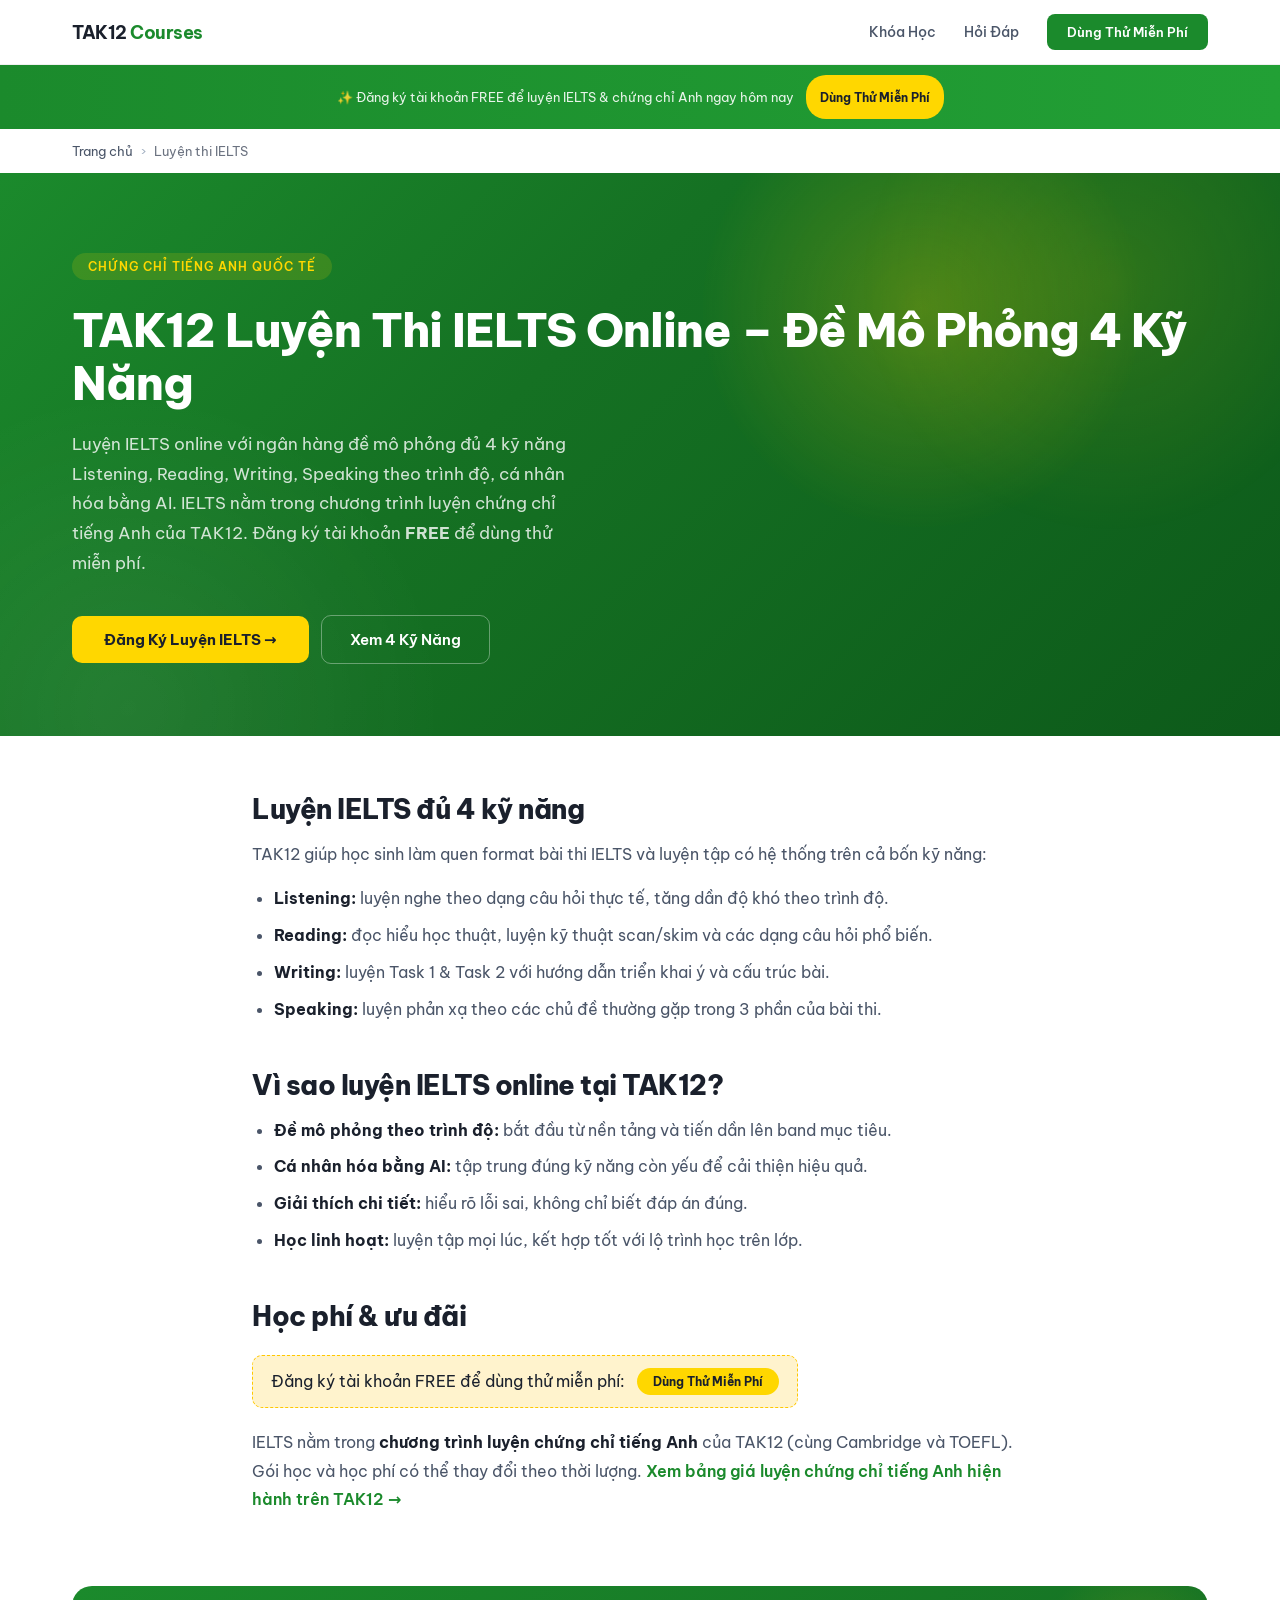
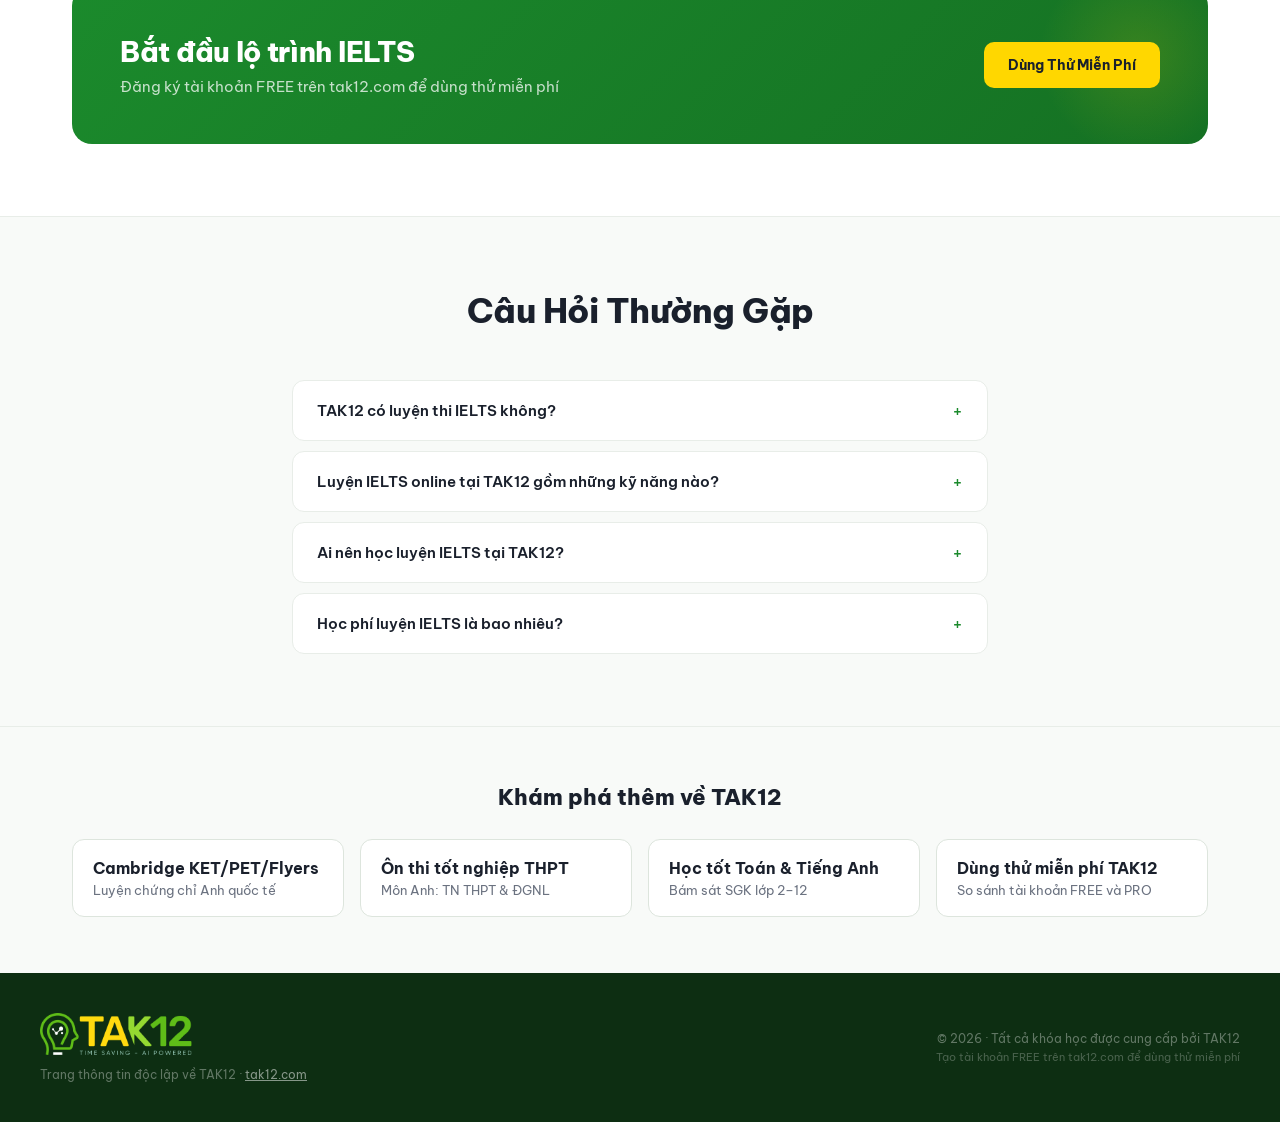
<file: tak12-luyen-thi-ielts/index.html>
<!DOCTYPE html>
<html lang="vi">
<head>
    <meta charset="UTF-8">
    <meta name="viewport" content="width=device-width, initial-scale=1.0">
    <title>TAK12 Luyện Thi IELTS Online – Luyện Đề Mô Phỏng 4 Kỹ Năng 2026</title>
    <meta name="description" content="Luyện thi IELTS online cùng TAK12: luyện đề mô phỏng đủ 4 kỹ năng Listening, Reading, Writing, Speaking theo trình độ, cá nhân hóa bằng AI. Nằm trong chương trình chứng chỉ Anh của TAK12. Đăng ký tài khoản FREE để dùng thử miễn phí.">
    <meta name="keywords" content="TAK12 IELTS, luyện IELTS online, luyện thi IELTS, học IELTS online, luyện đề IELTS, IELTS cá nhân hóa AI">
    <meta name="author" content="TAK12 Courses — Trang thông tin độc lập">
    <meta name="robots" content="index, follow">
    <meta name="geo.region" content="VN">

    <meta property="og:type" content="article">
    <meta property="og:title" content="TAK12 Luyện Thi IELTS Online – Luyện Đề Mô Phỏng 4 Kỹ Năng">
    <meta property="og:description" content="Luyện IELTS online với đề mô phỏng 4 kỹ năng theo trình độ, cá nhân hóa bằng AI. Đăng ký tài khoản FREE để dùng thử miễn phí.">
    <meta property="og:url" content="https://tak-12.com/tak12-luyen-thi-ielts/">
    <meta property="og:site_name" content="TAK12 Courses — Thông tin độc lập">
    <meta property="og:image" content="https://cdn.jsdelivr.net/gh/tuantmdev/tak12@main/images/feature_desktop.jpg">
    <meta property="og:locale" content="vi_VN">
    <meta name="twitter:card" content="summary_large_image">
    <meta name="twitter:title" content="TAK12 Luyện Thi IELTS Online">
    <meta name="twitter:description" content="Luyện IELTS online với đề mô phỏng 4 kỹ năng theo trình độ.">
    <meta name="twitter:image" content="https://cdn.jsdelivr.net/gh/tuantmdev/tak12@main/images/feature_desktop.jpg">

    <link rel="canonical" href="https://tak-12.com/tak12-luyen-thi-ielts/">

    <link rel="preconnect" href="https://fonts.googleapis.com">
    <link rel="preconnect" href="https://fonts.gstatic.com" crossorigin>
    <link rel="icon" type="image/x-icon" href="../favicon.ico" sizes="32x32">
    <link rel="icon" type="image/svg+xml" href="../favicon.svg">
    <link rel="apple-touch-icon" sizes="180x180" href="../apple-touch-icon.png">
    <meta name="theme-color" content="#1B8A2C">
    <link href="https://fonts.googleapis.com/css2?family=Be+Vietnam+Pro:ital,wght@0,400;0,500;0,600;0,700;0,800;1,400&display=swap" rel="stylesheet">
    <link rel="stylesheet" href="../styles.css">

    <script type="application/ld+json">
    {
        "@context": "https://schema.org",
        "@type": "BreadcrumbList",
        "itemListElement": [
            { "@type": "ListItem", "position": 1, "name": "Trang chủ", "item": "https://tak-12.com/" },
            { "@type": "ListItem", "position": 2, "name": "Luyện thi IELTS", "item": "https://tak-12.com/tak12-luyen-thi-ielts/" }
        ]
    }
    </script>
    <script type="application/ld+json">
    {
        "@context": "https://schema.org",
        "@type": "Course",
        "name": "TAK12 Luyện thi IELTS Online",
        "description": "Luyện IELTS online với đề mô phỏng đủ 4 kỹ năng Listening, Reading, Writing, Speaking theo trình độ, nằm trong chương trình luyện chứng chỉ tiếng Anh của TAK12.",
        "inLanguage": "vi",
        "teaches": "English Language, IELTS",
        "educationalCredentialAwarded": "IELTS",
        "provider": { "@type": "EducationalOrganization", "name": "TAK12 Education", "url": "https://tak12.com/" },
        "hasCourseInstance": { "@type": "CourseInstance", "courseMode": "online" }
    }
    </script>
    <script type="application/ld+json">
    {
        "@context": "https://schema.org",
        "@type": "FAQPage",
        "mainEntity": [
            { "@type": "Question", "name": "TAK12 có luyện thi IELTS không?", "acceptedAnswer": { "@type": "Answer", "text": "Có. IELTS nằm trong chương trình luyện chứng chỉ tiếng Anh của TAK12, bên cạnh Cambridge (Starters → FCE) và TOEFL Primary/Junior, với đề mô phỏng theo trình độ." } },
            { "@type": "Question", "name": "Luyện IELTS online tại TAK12 gồm những kỹ năng nào?", "acceptedAnswer": { "@type": "Answer", "text": "Chương trình luyện đủ các kỹ năng theo format bài thi IELTS: Listening, Reading, Writing và Speaking, kèm giải thích chi tiết." } },
            { "@type": "Question", "name": "Ai nên học luyện IELTS tại TAK12?", "acceptedAnswer": { "@type": "Answer", "text": "Phù hợp với học sinh THCS, THPT muốn xây nền IELTS vững chắc, luyện đề có hệ thống và cá nhân hóa theo trình độ hiện tại." } },
            { "@type": "Question", "name": "Học phí luyện IELTS là bao nhiêu?", "acceptedAnswer": { "@type": "Answer", "text": "IELTS thuộc gói luyện chứng chỉ tiếng Anh; học phí có thể thay đổi theo gói và thời lượng. Xem bảng giá hiện hành trên TAK12, và có thể dùng thử miễn phí với tài khoản FREE trước khi đăng ký." } }
        ]
    }
    </script>
</head>
<body>

  <nav class="nav">
    <div class="container nav-inner">
      <a class="brand" href="../"><span class="brand-name">TAK12 <span>Courses</span></span></a>
      <div class="nav-links">
        <a class="nav-link" href="../#courses-section">Khóa Học</a>
        <a class="nav-link" href="../#faq-section">Hỏi Đáp</a>
        <a class="nav-cta" href="https://tak12.com/?ref=njg2odn" target="_blank" rel="sponsored noopener" data-cta="ielts_nav_free_account" data-intent="free_account">Dùng Thử Miễn Phí</a>
      </div>
    </div>
  </nav>

  <div class="top-banner">
    <span class="txt">✨ Đăng ký tài khoản FREE để luyện IELTS & chứng chỉ Anh ngay hôm nay</span>
    <a class="copy-pill" href="https://tak12.com/?ref=njg2odn" target="_blank" rel="sponsored noopener" data-cta="ielts_top_banner_free_account" data-intent="free_account">Dùng Thử Miễn Phí</a>
  </div>

  <nav class="breadcrumb" aria-label="Breadcrumb">
    <a href="../">Trang chủ</a><span class="sep">›</span>Luyện thi IELTS
  </nav>

  <section class="hero">
    <div class="hero-inner">
      <div class="hero-copy">
        <div class="eyebrow">Chứng chỉ tiếng Anh quốc tế</div>
        <h1>TAK12 Luyện Thi IELTS Online – Đề Mô Phỏng 4 Kỹ Năng</h1>
        <p>Luyện IELTS online với ngân hàng đề mô phỏng đủ 4 kỹ năng Listening, Reading, Writing, Speaking theo trình độ, cá nhân hóa bằng AI. IELTS nằm trong chương trình luyện chứng chỉ tiếng Anh của TAK12. Đăng ký tài khoản <strong>FREE</strong> để dùng thử miễn phí.</p>
        <div class="hero-actions">
          <a class="btn btn-gold" href="https://tak12.com/info/bang-gia-chung-chi?ref=njg2odn" target="_blank" rel="sponsored noopener" data-cta="ielts_hero_cta" data-intent="certification">Đăng Ký Luyện IELTS →</a>
          <a class="btn btn-outline" href="#ky-nang">Xem 4 Kỹ Năng</a>
        </div>
      </div>
    </div>
  </section>

  <article class="lp-prose">
    <h2 id="ky-nang">Luyện IELTS đủ 4 kỹ năng</h2>
    <p>TAK12 giúp học sinh làm quen format bài thi IELTS và luyện tập có hệ thống trên cả bốn kỹ năng:</p>
    <ul>
      <li><strong>Listening:</strong> luyện nghe theo dạng câu hỏi thực tế, tăng dần độ khó theo trình độ.</li>
      <li><strong>Reading:</strong> đọc hiểu học thuật, luyện kỹ thuật scan/skim và các dạng câu hỏi phổ biến.</li>
      <li><strong>Writing:</strong> luyện Task 1 &amp; Task 2 với hướng dẫn triển khai ý và cấu trúc bài.</li>
      <li><strong>Speaking:</strong> luyện phản xạ theo các chủ đề thường gặp trong 3 phần của bài thi.</li>
    </ul>

    <h2>Vì sao luyện IELTS online tại TAK12?</h2>
    <ul>
      <li><strong>Đề mô phỏng theo trình độ:</strong> bắt đầu từ nền tảng và tiến dần lên band mục tiêu.</li>
      <li><strong>Cá nhân hóa bằng AI:</strong> tập trung đúng kỹ năng còn yếu để cải thiện hiệu quả.</li>
      <li><strong>Giải thích chi tiết:</strong> hiểu rõ lỗi sai, không chỉ biết đáp án đúng.</li>
      <li><strong>Học linh hoạt:</strong> luyện tập mọi lúc, kết hợp tốt với lộ trình học trên lớp.</li>
    </ul>

    <h2>Học phí &amp; ưu đãi</h2>
    <div class="lp-coupon-inline">
      <span>Đăng ký tài khoản FREE để dùng thử miễn phí:</span>
      <a class="copy-pill" href="https://tak12.com/?ref=njg2odn" target="_blank" rel="sponsored noopener" data-cta="ielts_inline_free_account" data-intent="free_account">Dùng Thử Miễn Phí</a>
    </div>
    <p>IELTS nằm trong <strong>chương trình luyện chứng chỉ tiếng Anh</strong> của TAK12 (cùng Cambridge và TOEFL). Gói học và học phí có thể thay đổi theo thời lượng. <a href="https://tak12.com/info/bang-gia-chung-chi?ref=njg2odn" target="_blank" rel="sponsored noopener" data-cta="ielts_pricing" data-intent="certification">Xem bảng giá luyện chứng chỉ tiếng Anh hiện hành trên TAK12 →</a></p>
  </article>

  <section class="coupon-wrap">
    <div class="coupon-card">
      <div class="coupon-text">
        <h3>Bắt đầu lộ trình IELTS</h3>
        <p>Đăng ký tài khoản FREE trên tak12.com để dùng thử miễn phí</p>
      </div>
      <div class="coupon-action">
        <a class="coupon-copy" href="https://tak12.com/?ref=njg2odn" target="_blank" rel="sponsored noopener" data-cta="ielts_coupon_free_account" data-intent="free_account">Dùng Thử Miễn Phí</a>
      </div>
    </div>
  </section>

  <section class="faq" id="faq-section">
    <div class="faq-inner">
      <div class="section-head"><h2>Câu Hỏi Thường Gặp</h2></div>
      <div class="faq-list">
        <div class="faq-item"><button class="faq-q"><span class="q-text">TAK12 có luyện thi IELTS không?</span><span class="q-icon">+</span></button><div class="faq-a"><div class="a-inner">Có. IELTS nằm trong chương trình luyện chứng chỉ tiếng Anh của TAK12, bên cạnh Cambridge (Starters → FCE) và TOEFL Primary/Junior, với đề mô phỏng theo trình độ.</div></div></div>
        <div class="faq-item"><button class="faq-q"><span class="q-text">Luyện IELTS online tại TAK12 gồm những kỹ năng nào?</span><span class="q-icon">+</span></button><div class="faq-a"><div class="a-inner">Chương trình luyện đủ các kỹ năng theo format bài thi IELTS: Listening, Reading, Writing và Speaking, kèm giải thích chi tiết.</div></div></div>
        <div class="faq-item"><button class="faq-q"><span class="q-text">Ai nên học luyện IELTS tại TAK12?</span><span class="q-icon">+</span></button><div class="faq-a"><div class="a-inner">Phù hợp với học sinh THCS, THPT muốn xây nền IELTS vững chắc, luyện đề có hệ thống và cá nhân hóa theo trình độ hiện tại.</div></div></div>
        <div class="faq-item"><button class="faq-q"><span class="q-text">Học phí luyện IELTS là bao nhiêu?</span><span class="q-icon">+</span></button><div class="faq-a"><div class="a-inner">IELTS thuộc gói luyện chứng chỉ tiếng Anh; học phí có thể thay đổi theo gói và thời lượng. Xem bảng giá hiện hành trên TAK12, và có thể dùng thử miễn phí với tài khoản FREE trước khi đăng ký.</div></div></div>
      </div>
    </div>
  </section>

  <section class="related">
    <div class="related-inner">
      <h2>Khám phá thêm về TAK12</h2>
      <div class="related-grid">
        <a class="related-card" href="../tak12-cambridge-ket-pet-flyers/"><div class="rc-title">Cambridge KET/PET/Flyers</div><div class="rc-desc">Luyện chứng chỉ Anh quốc tế</div></a>
        <a class="related-card" href="../tak12-on-thi-tot-nghiep-thpt/"><div class="rc-title">Ôn thi tốt nghiệp THPT</div><div class="rc-desc">Môn Anh: TN THPT & ĐGNL</div></a>
        <a class="related-card" href="../tak12-hoc-tot-toan-tieng-anh/"><div class="rc-title">Học tốt Toán & Tiếng Anh</div><div class="rc-desc">Bám sát SGK lớp 2–12</div></a>
        <a class="related-card" href="../tak12-ma-giam-gia/"><div class="rc-title">Dùng thử miễn phí TAK12</div><div class="rc-desc">So sánh tài khoản FREE và PRO</div></a>
      </div>
    </div>
  </section>

  <footer class="footer">
    <div class="footer-inner">
      <div>
        <div class="footer-brand"><img class="footer-logo" src="../images/tak-12-offficial-logo.png" alt="TAK12 - Time Saving, AI Powered" width="150" height="42" loading="lazy" decoding="async"></div>
        <div class="footer-note">Trang thông tin độc lập về TAK12 · <a href="https://tak12.com/?ref=njg2odn" target="_blank" rel="sponsored noopener" data-cta="ielts_footer_provider" data-intent="visit-provider">tak12.com</a></div>
      </div>
      <div class="footer-right">
        <div class="footer-copy">© 2026 · Tất cả khóa học được cung cấp bởi TAK12</div>
        <div class="footer-fine">Tạo tài khoản FREE trên tak12.com để dùng thử miễn phí</div>
      </div>
    </div>
  </footer>

  <script src="../analytics.js"></script>
  <script src="../script.js"></script>
</body>
</html>
</file>
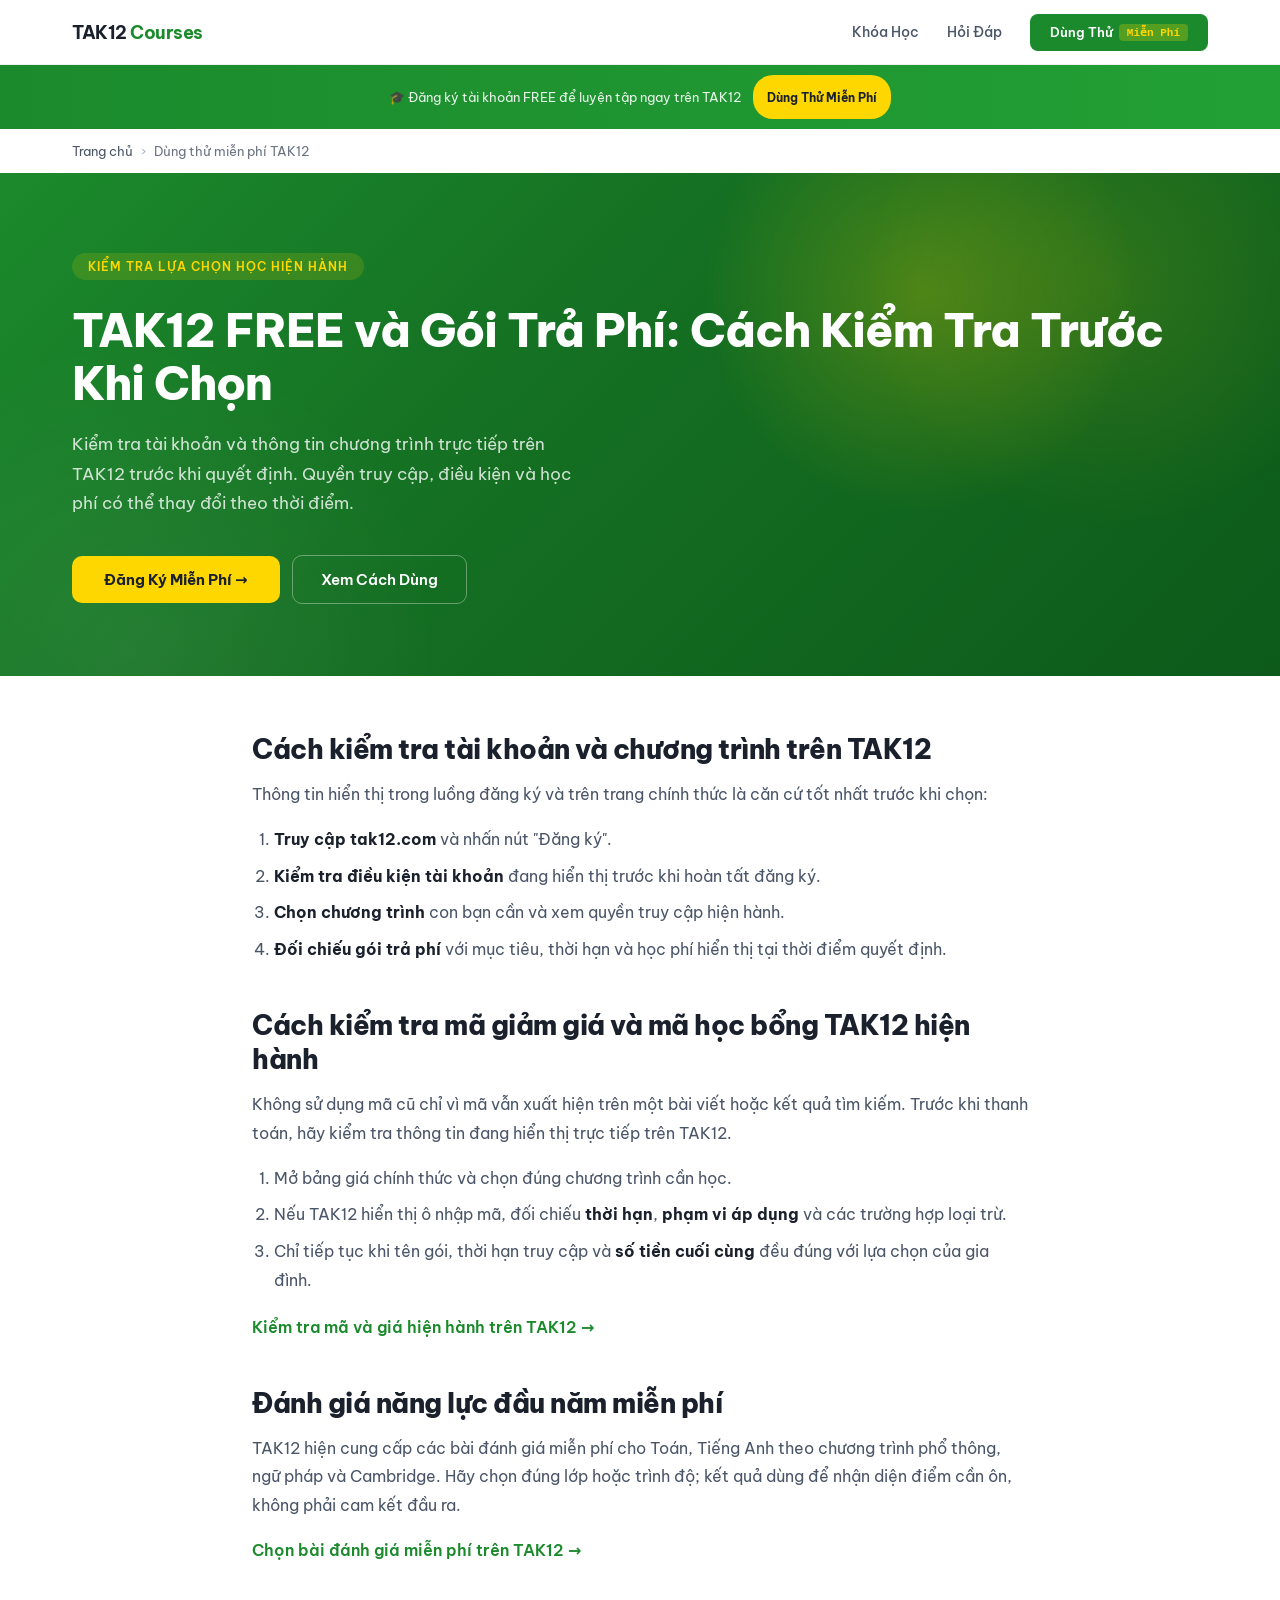
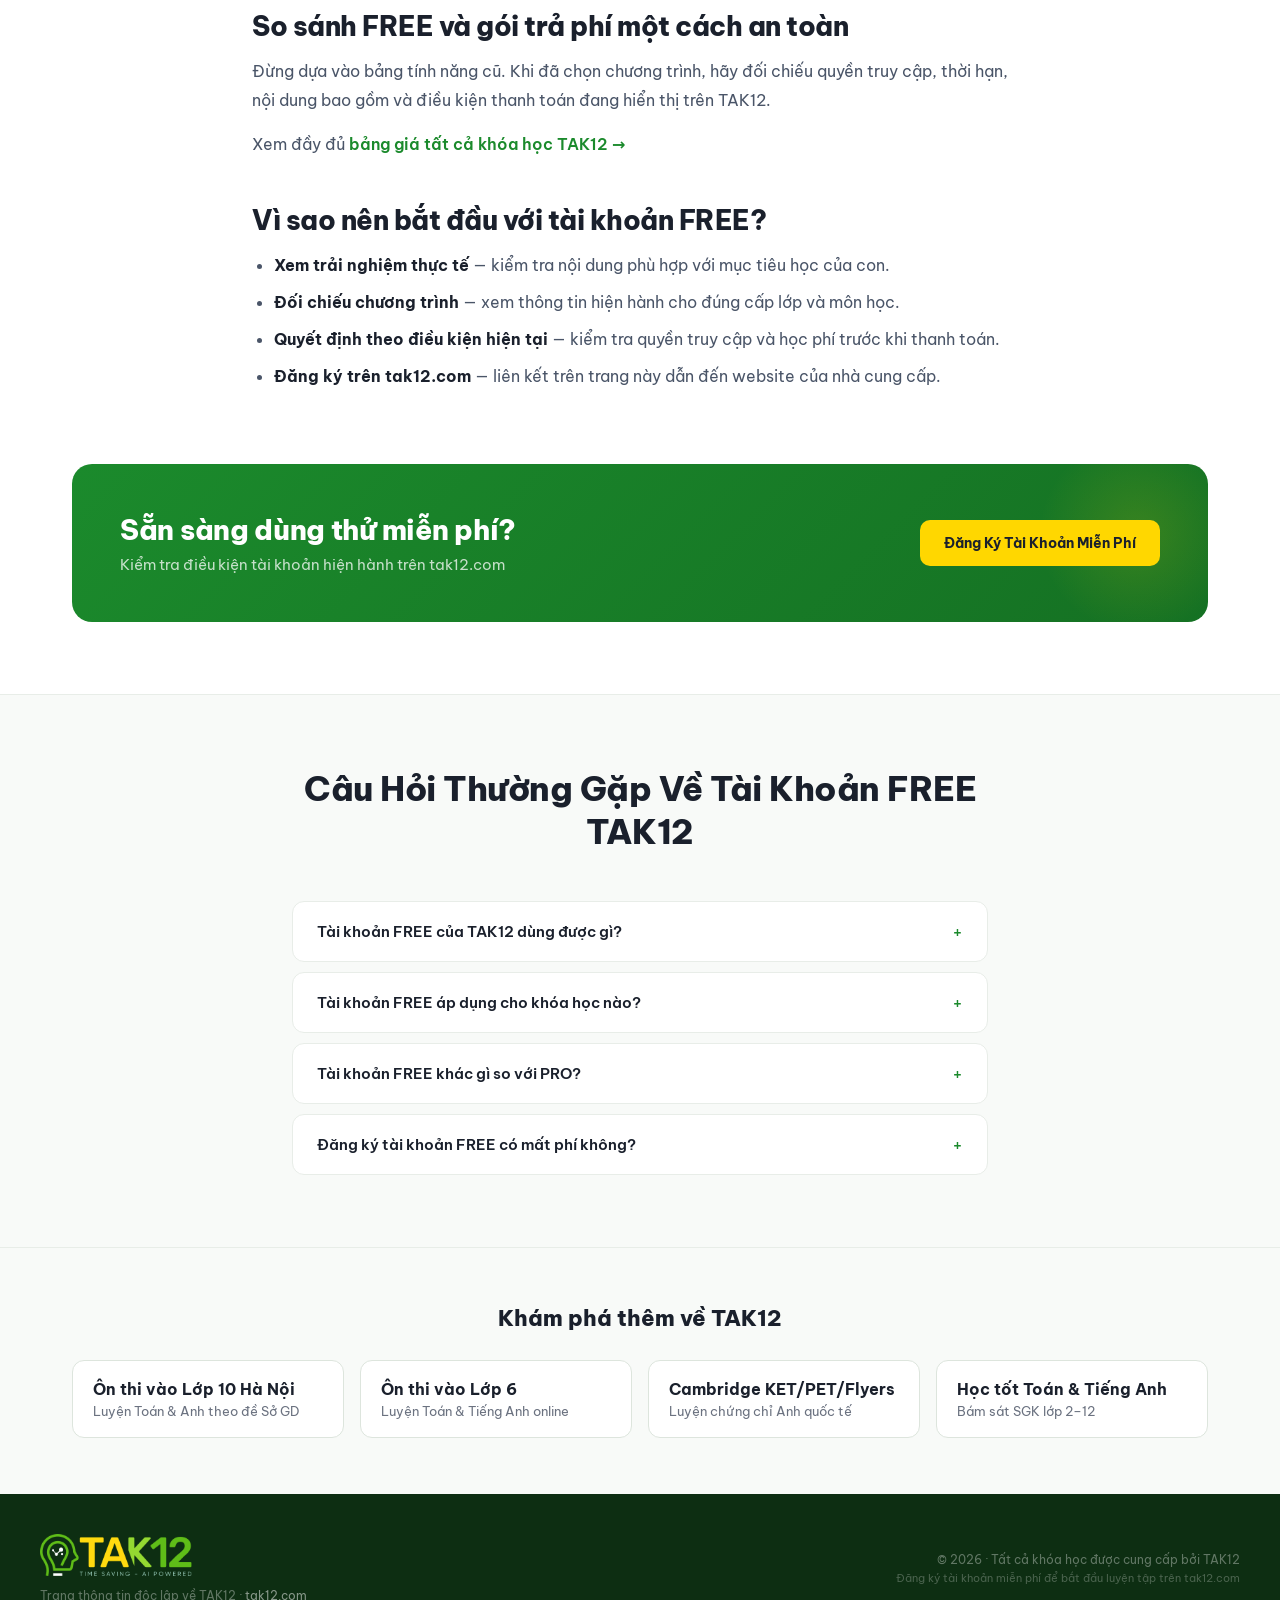
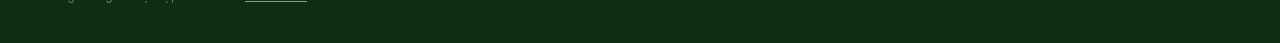
<file: tak12-ma-giam-gia/index.html>
<!DOCTYPE html>
<html lang="vi">
<head>
    <meta charset="UTF-8">
    <meta name="viewport" content="width=device-width, initial-scale=1.0">
    <title>TAK12 FREE vs PRO – So Sánh Gói Dùng Thử Miễn Phí 2026</title>
    <meta name="description" content="Hướng dẫn kiểm tra tài khoản FREE và các gói trả phí TAK12 trên nguồn chính thức trước khi chọn chương trình học phù hợp.">
    <meta name="keywords" content="tài khoản FREE TAK12, TAK12 PRO, dùng thử miễn phí TAK12, so sánh gói TAK12, đăng ký TAK12 miễn phí">
    <meta name="author" content="TAK12 Courses — Trang thông tin độc lập">
    <meta name="robots" content="index, follow">
    <meta name="geo.region" content="VN">

    <meta property="og:type" content="article">
    <meta property="og:title" content="TAK12 FREE vs PRO – So Sánh Gói Dùng Thử Miễn Phí">
    <meta property="og:description" content="Hướng dẫn kiểm tra tài khoản FREE và các gói trả phí TAK12 trên nguồn chính thức trước khi chọn chương trình học.">
    <meta property="og:url" content="https://tak-12.com/tak12-ma-giam-gia/">
    <meta property="og:site_name" content="TAK12 Courses — Thông tin độc lập">
    <meta property="og:image" content="https://cdn.jsdelivr.net/gh/tuantmdev/tak12@main/images/feature_desktop.jpg">
    <meta property="og:locale" content="vi_VN">
    <meta name="twitter:card" content="summary_large_image">
    <meta name="twitter:title" content="TAK12 FREE vs PRO – So Sánh Gói Dùng Thử">
    <meta name="twitter:description" content="Hướng dẫn kiểm tra tài khoản FREE và các gói trả phí TAK12 trên nguồn chính thức.">
    <meta name="twitter:image" content="https://cdn.jsdelivr.net/gh/tuantmdev/tak12@main/images/feature_desktop.jpg">

    <link rel="canonical" href="https://tak-12.com/tak12-ma-giam-gia/">

    <link rel="preconnect" href="https://fonts.googleapis.com">
    <link rel="preconnect" href="https://fonts.gstatic.com" crossorigin>
    <link rel="icon" type="image/x-icon" href="../favicon.ico" sizes="32x32">
    <link rel="icon" type="image/svg+xml" href="../favicon.svg">
    <link rel="apple-touch-icon" sizes="180x180" href="../apple-touch-icon.png">
    <meta name="theme-color" content="#1B8A2C">
    <link href="https://fonts.googleapis.com/css2?family=Be+Vietnam+Pro:ital,wght@0,400;0,500;0,600;0,700;0,800;1,400&display=swap" rel="stylesheet">
    <link rel="stylesheet" href="../styles.css?v=expired-campaign-cleanup-20260922">

    <script type="application/ld+json">
    {
        "@context": "https://schema.org",
        "@type": "BreadcrumbList",
        "itemListElement": [
            { "@type": "ListItem", "position": 1, "name": "Trang chủ", "item": "https://tak-12.com/" },
            { "@type": "ListItem", "position": 2, "name": "Dùng thử miễn phí TAK12", "item": "https://tak-12.com/tak12-ma-giam-gia/" }
        ]
    }
    </script>

    <script type="application/ld+json">
    {
        "@context": "https://schema.org",
        "@type": "FAQPage",
        "mainEntity": [
            { "@type": "Question", "name": "Tài khoản FREE của TAK12 dùng được gì?", "acceptedAnswer": { "@type": "Answer", "text": "Phạm vi truy cập có thể thay đổi theo thời điểm và chương trình. Hãy kiểm tra trực tiếp trong luồng đăng ký và trang thông tin hiện hành của TAK12." } },
            { "@type": "Question", "name": "Tài khoản FREE áp dụng cho khóa học nào?", "acceptedAnswer": { "@type": "Answer", "text": "Sự sẵn có của từng chương trình cần được xác nhận trên TAK12 tại thời điểm đăng ký. Chọn chương trình rồi xem thông tin quyền truy cập và học phí hiện hành." } },
            { "@type": "Question", "name": "Tài khoản FREE khác gì so với PRO?", "acceptedAnswer": { "@type": "Answer", "text": "Hãy so sánh quyền truy cập, thời hạn và điều kiện đang hiển thị trên TAK12 trước khi quyết định. Không nên dựa vào bảng tính năng cũ khi chọn gói." } },
            { "@type": "Question", "name": "Đăng ký tài khoản FREE có mất phí không?", "acceptedAnswer": { "@type": "Answer", "text": "Kiểm tra điều kiện đăng ký và thanh toán đang hiển thị trên TAK12 trước khi tiếp tục, vì chính sách có thể thay đổi." } }
        ]
    }
    </script>
</head>
<body>

  <nav class="nav">
    <div class="container nav-inner">
      <a class="brand" href="../"><span class="brand-name">TAK12 <span>Courses</span></span></a>
      <div class="nav-links">
        <a class="nav-link" href="../#courses-section">Khóa Học</a>
        <a class="nav-link" href="../#faq-section">Hỏi Đáp</a>
        <a class="nav-cta" href="https://tak12.com/?ref=njg2odn" target="_blank" rel="sponsored noopener" data-cta="coupon_guide_nav_free_account" data-intent="free_account"><span>Dùng Thử</span><span class="code">Miễn Phí</span></a>
      </div>
    </div>
  </nav>

  <div class="top-banner">
    <span class="txt">🎓 Đăng ký tài khoản FREE để luyện tập ngay trên TAK12</span>
    <a class="copy-pill" href="https://tak12.com/?ref=njg2odn" target="_blank" rel="sponsored noopener" data-cta="coupon_guide_top_banner_free_account" data-intent="free_account">Dùng Thử Miễn Phí</a>
  </div>

  <nav class="breadcrumb" aria-label="Breadcrumb">
    <a href="../">Trang chủ</a><span class="sep">›</span>Dùng thử miễn phí TAK12
  </nav>

  <section class="hero">
    <div class="hero-inner">
      <div class="hero-copy">
        <div class="eyebrow">Kiểm tra lựa chọn học hiện hành</div>
        <h1>TAK12 FREE và Gói Trả Phí: Cách Kiểm Tra Trước Khi Chọn</h1>
        <p>Kiểm tra tài khoản và thông tin chương trình trực tiếp trên TAK12 trước khi quyết định. Quyền truy cập, điều kiện và học phí có thể thay đổi theo thời điểm.</p>
        <div class="hero-actions">
          <a class="btn btn-gold" href="https://tak12.com/?ref=njg2odn" target="_blank" rel="sponsored noopener" data-cta="coupon_hero_cta" data-intent="free_account">Đăng Ký Miễn Phí →</a>
          <a class="btn btn-outline" href="#huong-dan">Xem Cách Dùng</a>
        </div>
      </div>
    </div>
  </section>

  <section id="november-combo" class="campaign-carousel campaign-featured" data-dated-offer data-end-date="30/11/2026" hidden aria-labelledby="november-combo-title">
    <div class="campaign-viewport">
      <div class="campaign-inner">
        <div class="campaign-info">
          <span class="campaign-eyebrow">Ưu đãi chính thức đến 30/11</span>
          <div>
            <h2 class="campaign-title" id="november-combo-title">Giảm trực tiếp 30% Combo Học tốt &amp; Nâng cao Toán – Tiếng Anh</h2>
            <p class="campaign-subtitle">Từ 11/11 đến 30/11/2026 (giờ Việt Nam), TAK12 giảm trực tiếp 30% các combo thời hạn 1 năm; không cần nhập mã. Ba level áp dụng là A1-A2, A2-B1 và B1-B2. Hãy đối chiếu level, nội dung và tổng tiền trên TAK12 trước khi trả.</p>
          </div>
        </div>
        <div class="campaign-action">
          <a class="campaign-primary-cta" href="https://tak12.com/info/bang-gia-hoc-tot?ref=njg2odn" target="_blank" rel="sponsored noopener" data-cta="coupon_guide_november_combo_pricing" data-intent="campaign-pricing">Xem combo và giá ưu đãi →</a>
          <div class="campaign-secondary-links">
            <a href="https://tak12.com/news/n/2530/tang-toc-cuoi-hki-giam-30-combo-hoc-tot-va-nang-cao-toan-tieng-anh?ref=njg2odn" target="_blank" rel="sponsored noopener" data-cta="coupon_guide_november_combo_source" data-intent="verify-offer-terms">Đọc đầy đủ điều kiện từ TAK12</a>
          </div>
        </div>
      </div>
    </div>
  </section>


  <article class="lp-prose">
    <h2 id="huong-dan">Cách kiểm tra tài khoản và chương trình trên TAK12</h2>
    <p>Thông tin hiển thị trong luồng đăng ký và trên trang chính thức là căn cứ tốt nhất trước khi chọn:</p>
    <ol>
      <li><strong>Truy cập tak12.com</strong> và nhấn nút "Đăng ký".</li>
      <li><strong>Kiểm tra điều kiện tài khoản</strong> đang hiển thị trước khi hoàn tất đăng ký.</li>
      <li><strong>Chọn chương trình</strong> con bạn cần và xem quyền truy cập hiện hành.</li>
      <li><strong>Đối chiếu gói trả phí</strong> với mục tiêu, thời hạn và học phí hiển thị tại thời điểm quyết định.</li>
    </ol>

    <h2>Cách kiểm tra mã giảm giá và mã học bổng TAK12 hiện hành</h2>
    <p>Không sử dụng mã cũ chỉ vì mã vẫn xuất hiện trên một bài viết hoặc kết quả tìm kiếm. Trước khi thanh toán, hãy kiểm tra thông tin đang hiển thị trực tiếp trên TAK12.</p>
    <ol>
      <li>Mở bảng giá chính thức và chọn đúng chương trình cần học.</li>
      <li>Nếu TAK12 hiển thị ô nhập mã, đối chiếu <strong>thời hạn</strong>, <strong>phạm vi áp dụng</strong> và các trường hợp loại trừ.</li>
      <li>Chỉ tiếp tục khi tên gói, thời hạn truy cập và <strong>số tiền cuối cùng</strong> đều đúng với lựa chọn của gia đình.</li>
    </ol>
    <p><a href="https://tak12.com/info/bang-gia?ref=njg2odn" target="_blank" rel="sponsored noopener" data-cta="coupon_current_code_check" data-intent="verify-current-price-and-access">Kiểm tra mã và giá hiện hành trên TAK12 →</a></p>

    <h2 id="dgnl-dau-nam">Đánh giá năng lực đầu năm miễn phí</h2>
    <p>TAK12 hiện cung cấp các bài đánh giá miễn phí cho Toán, Tiếng Anh theo chương trình phổ thông, ngữ pháp và Cambridge. Hãy chọn đúng lớp hoặc trình độ; kết quả dùng để nhận diện điểm cần ôn, không phải cam kết đầu ra.</p>
    <p><a href="https://tak12.com/info/dgnl-tieng-anh-toan-dau-nam?ref=njg2odn#chon-de-thi" target="_blank" rel="sponsored noopener" data-cta="coupon_guide_free_assessment" data-intent="free_assessment">Chọn bài đánh giá miễn phí trên TAK12 →</a></p>

    <h2>So sánh FREE và gói trả phí một cách an toàn</h2>
    <p>Đừng dựa vào bảng tính năng cũ. Khi đã chọn chương trình, hãy đối chiếu quyền truy cập, thời hạn, nội dung bao gồm và điều kiện thanh toán đang hiển thị trên TAK12.</p>
    <p>Xem đầy đủ <a href="https://tak12.com/info/bang-gia?ref=njg2odn" target="_blank" rel="sponsored noopener" data-cta="coupon_see_all" data-intent="all_courses">bảng giá tất cả khóa học TAK12 →</a></p>

    <h2>Vì sao nên bắt đầu với tài khoản FREE?</h2>
    <ul>
      <li><strong>Xem trải nghiệm thực tế</strong> — kiểm tra nội dung phù hợp với mục tiêu học của con.</li>
      <li><strong>Đối chiếu chương trình</strong> — xem thông tin hiện hành cho đúng cấp lớp và môn học.</li>
      <li><strong>Quyết định theo điều kiện hiện tại</strong> — kiểm tra quyền truy cập và học phí trước khi thanh toán.</li>
      <li><strong>Đăng ký trên tak12.com</strong> — liên kết trên trang này dẫn đến website của nhà cung cấp.</li>
    </ul>
  </article>

  <section class="coupon-wrap">
    <div class="coupon-card">
      <div class="coupon-text">
        <h3>Sẵn sàng dùng thử miễn phí?</h3>
        <p>Kiểm tra điều kiện tài khoản hiện hành trên tak12.com</p>
      </div>
      <div class="coupon-action">
        <a class="coupon-copy" href="https://tak12.com/?ref=njg2odn" target="_blank" rel="sponsored noopener" data-cta="coupon_guide_bottom_free_account" data-intent="free_account">Đăng Ký Tài Khoản Miễn Phí</a>
      </div>
    </div>
  </section>

  <section class="faq" id="faq-section">
    <div class="faq-inner">
      <div class="section-head"><h2>Câu Hỏi Thường Gặp Về Tài Khoản FREE TAK12</h2></div>
      <div class="faq-list">
        <div class="faq-item"><button class="faq-q"><span class="q-text">Tài khoản FREE của TAK12 dùng được gì?</span><span class="q-icon">+</span></button><div class="faq-a"><div class="a-inner">Phạm vi truy cập có thể thay đổi theo thời điểm và chương trình. Hãy kiểm tra trực tiếp trong luồng đăng ký và trang thông tin hiện hành của TAK12.</div></div></div>
        <div class="faq-item"><button class="faq-q"><span class="q-text">Tài khoản FREE áp dụng cho khóa học nào?</span><span class="q-icon">+</span></button><div class="faq-a"><div class="a-inner">Sự sẵn có của từng chương trình cần được xác nhận trên TAK12 tại thời điểm đăng ký. Chọn chương trình rồi xem thông tin quyền truy cập và học phí hiện hành.</div></div></div>
        <div class="faq-item"><button class="faq-q"><span class="q-text">Tài khoản FREE khác gì so với PRO?</span><span class="q-icon">+</span></button><div class="faq-a"><div class="a-inner">Hãy so sánh quyền truy cập, thời hạn và điều kiện đang hiển thị trên TAK12 trước khi quyết định. Không nên dựa vào bảng tính năng cũ khi chọn gói.</div></div></div>
        <div class="faq-item"><button class="faq-q"><span class="q-text">Đăng ký tài khoản FREE có mất phí không?</span><span class="q-icon">+</span></button><div class="faq-a"><div class="a-inner">Kiểm tra điều kiện đăng ký và thanh toán đang hiển thị trên TAK12 trước khi tiếp tục, vì chính sách có thể thay đổi.</div></div></div>
      </div>
    </div>
  </section>

  <section class="related">
    <div class="related-inner">
      <h2>Khám phá thêm về TAK12</h2>
      <div class="related-grid">
        <a class="related-card" href="../tak12-on-thi-lop-10-ha-noi/"><div class="rc-title">Ôn thi vào Lớp 10 Hà Nội</div><div class="rc-desc">Luyện Toán & Anh theo đề Sở GD</div></a>
        <a class="related-card" href="../tak12-on-thi-lop-6/"><div class="rc-title">Ôn thi vào Lớp 6</div><div class="rc-desc">Luyện Toán & Tiếng Anh online</div></a>
        <a class="related-card" href="../tak12-cambridge-ket-pet-flyers/"><div class="rc-title">Cambridge KET/PET/Flyers</div><div class="rc-desc">Luyện chứng chỉ Anh quốc tế</div></a>
        <a class="related-card" href="../tak12-hoc-tot-toan-tieng-anh/"><div class="rc-title">Học tốt Toán & Tiếng Anh</div><div class="rc-desc">Bám sát SGK lớp 2–12</div></a>
      </div>
    </div>
  </section>

  <footer class="footer">
    <div class="footer-inner">
      <div>
        <div class="footer-brand"><img class="footer-logo" src="../images/tak-12-offficial-logo.png" alt="TAK12 - Time Saving, AI Powered" width="150" height="42" loading="lazy" decoding="async"></div>
        <div class="footer-note">Trang thông tin độc lập về TAK12 · <a href="https://tak12.com/?ref=njg2odn" target="_blank" rel="sponsored noopener" data-cta="coupon_footer_provider" data-intent="visit-provider">tak12.com</a></div>
      </div>
      <div class="footer-right">
        <div class="footer-copy">© 2026 · Tất cả khóa học được cung cấp bởi TAK12</div>
        <div class="footer-fine">Đăng ký tài khoản miễn phí để bắt đầu luyện tập trên tak12.com</div>
      </div>
    </div>
  </footer>

  <script src="../analytics.js"></script>
  <script src="../script.js?v=expired-campaign-cleanup-20260922"></script>
</body>
</html>
</file>
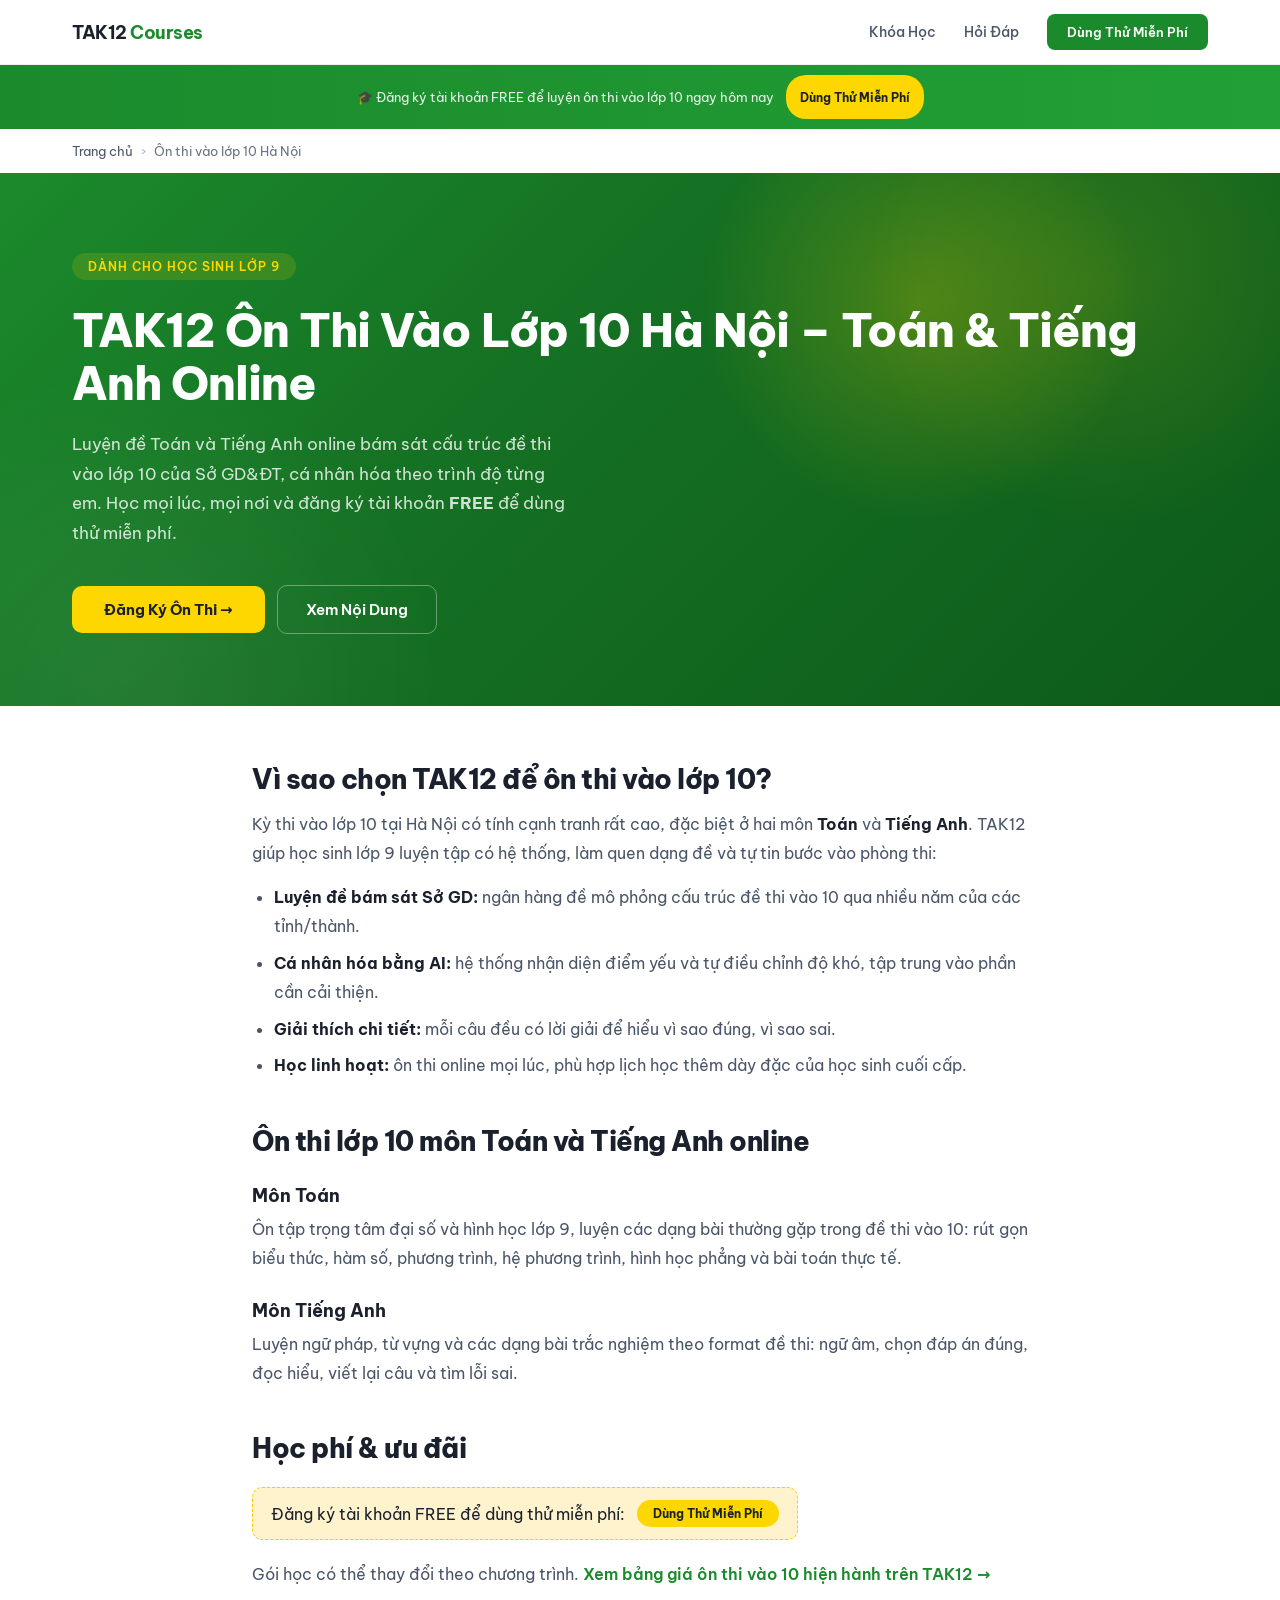
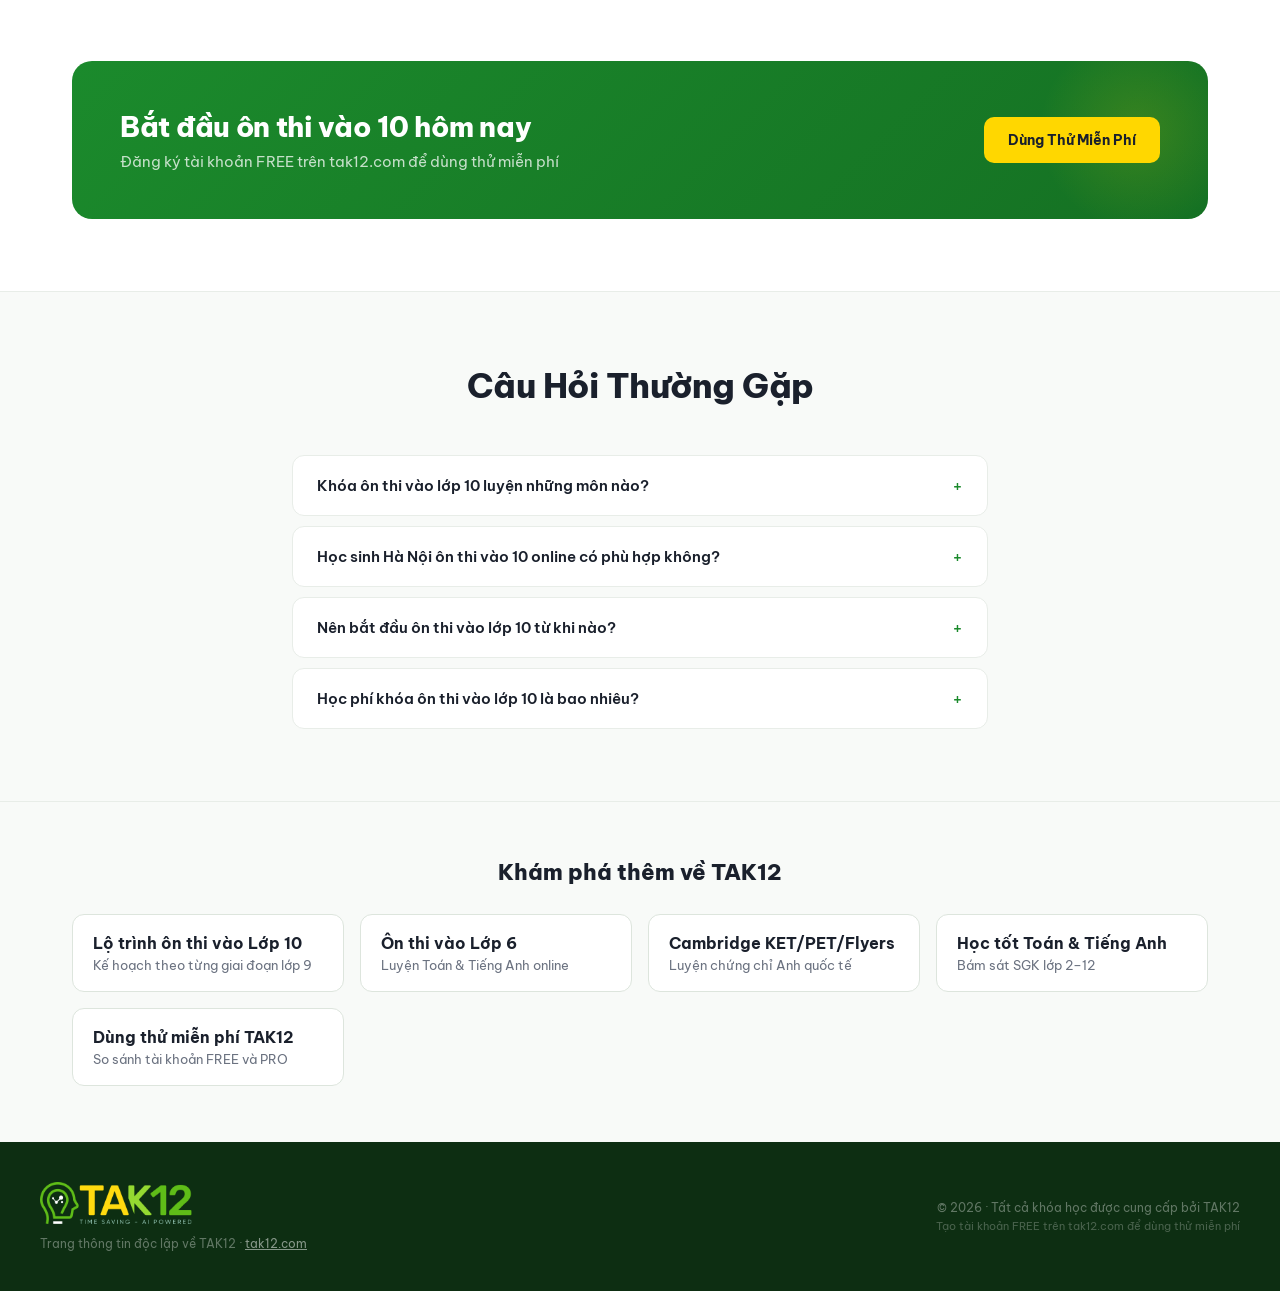
<file: tak12-on-thi-lop-10-ha-noi/index.html>
<!DOCTYPE html>
<html lang="vi">
<head>
    <meta charset="UTF-8">
    <meta name="viewport" content="width=device-width, initial-scale=1.0">
    <title>TAK12 Ôn Thi Vào Lớp 10 Hà Nội – Luyện Toán & Anh Online 2026</title>
    <meta name="description" content="Ôn thi vào lớp 10 Hà Nội cùng TAK12: luyện đề Toán và Tiếng Anh online bám sát cấu trúc đề thi của Sở GD&ĐT Hà Nội. Học mọi lúc, cá nhân hóa bằng AI. Đăng ký tài khoản FREE để dùng thử miễn phí.">
    <meta name="keywords" content="TAK12 ôn thi vào lớp 10 Hà Nội, ôn thi lớp 10 môn Anh Toán online, luyện thi vào 10 Hà Nội, ôn thi vào 10 online, đề thi vào 10 Hà Nội">
    <meta name="author" content="TAK12 Courses — Trang thông tin độc lập">
    <meta name="robots" content="index, follow">
    <meta name="geo.region" content="VN-HN">

    <meta property="og:type" content="article">
    <meta property="og:title" content="TAK12 Ôn Thi Vào Lớp 10 Hà Nội – Luyện Toán & Anh Online">
    <meta property="og:description" content="Luyện đề Toán & Tiếng Anh online bám sát cấu trúc đề thi vào 10 của Sở GD&ĐT Hà Nội. Đăng ký tài khoản FREE để dùng thử miễn phí.">
    <meta property="og:url" content="https://tak-12.com/tak12-on-thi-lop-10-ha-noi/">
    <meta property="og:site_name" content="TAK12 Courses — Thông tin độc lập">
    <meta property="og:image" content="https://cdn.jsdelivr.net/gh/tuantmdev/tak12@main/images/feature_desktop.jpg">
    <meta property="og:locale" content="vi_VN">
    <meta name="twitter:card" content="summary_large_image">
    <meta name="twitter:title" content="TAK12 Ôn Thi Vào Lớp 10 Hà Nội">
    <meta name="twitter:description" content="Luyện Toán & Anh online bám sát đề thi vào 10 Hà Nội.">
    <meta name="twitter:image" content="https://cdn.jsdelivr.net/gh/tuantmdev/tak12@main/images/feature_desktop.jpg">

    <link rel="canonical" href="https://tak-12.com/tak12-on-thi-lop-10-ha-noi/">

    <link rel="preconnect" href="https://fonts.googleapis.com">
    <link rel="preconnect" href="https://fonts.gstatic.com" crossorigin>
    <link rel="icon" type="image/x-icon" href="../favicon.ico" sizes="32x32">
    <link rel="icon" type="image/svg+xml" href="../favicon.svg">
    <link rel="apple-touch-icon" sizes="180x180" href="../apple-touch-icon.png">
    <meta name="theme-color" content="#1B8A2C">
    <link href="https://fonts.googleapis.com/css2?family=Be+Vietnam+Pro:ital,wght@0,400;0,500;0,600;0,700;0,800;1,400&display=swap" rel="stylesheet">
    <link rel="stylesheet" href="../styles.css">

    <script type="application/ld+json">
    {
        "@context": "https://schema.org",
        "@type": "BreadcrumbList",
        "itemListElement": [
            { "@type": "ListItem", "position": 1, "name": "Trang chủ", "item": "https://tak-12.com/" },
            { "@type": "ListItem", "position": 2, "name": "Ôn thi vào lớp 10 Hà Nội", "item": "https://tak-12.com/tak12-on-thi-lop-10-ha-noi/" }
        ]
    }
    </script>
    <script type="application/ld+json">
    {
        "@context": "https://schema.org",
        "@type": "Course",
        "name": "TAK12 Ôn thi vào Lớp 10 (Toán & Tiếng Anh) – Hà Nội",
        "description": "Khóa ôn thi vào lớp 10 online: luyện đề Toán và Tiếng Anh bám sát cấu trúc đề thi của Sở GD&ĐT Hà Nội, dành cho học sinh lớp 9.",
        "inLanguage": "vi",
        "educationalLevel": "Secondary Education",
        "teaches": "Toán học, Tiếng Anh",
        "provider": { "@type": "EducationalOrganization", "name": "TAK12 Education", "url": "https://tak12.com/" },
        "hasCourseInstance": { "@type": "CourseInstance", "courseMode": "online" }
    }
    </script>
    <script type="application/ld+json">
    {
        "@context": "https://schema.org",
        "@type": "FAQPage",
        "mainEntity": [
            { "@type": "Question", "name": "Khóa ôn thi vào lớp 10 luyện những môn nào?", "acceptedAnswer": { "@type": "Answer", "text": "Khóa tập trung vào Toán và Tiếng Anh — hai môn thi bắt buộc, với hệ thống luyện đề bám sát cấu trúc đề của Sở GD&ĐT." } },
            { "@type": "Question", "name": "Học sinh Hà Nội ôn thi vào 10 online có phù hợp không?", "acceptedAnswer": { "@type": "Answer", "text": "Có. TAK12 luyện đề theo mẫu đề của Sở GD nhiều tỉnh/thành qua các năm, giúp học sinh làm quen dạng đề và tự luyện mọi lúc, mọi nơi." } },
            { "@type": "Question", "name": "Nên bắt đầu ôn thi vào lớp 10 từ khi nào?", "acceptedAnswer": { "@type": "Answer", "text": "Lý tưởng nhất là từ đầu lớp 9. Tuy nhiên học sinh có thể bắt đầu bất cứ lúc nào vì lộ trình được cá nhân hóa theo trình độ." } },
            { "@type": "Question", "name": "Học phí khóa ôn thi vào lớp 10 là bao nhiêu?", "acceptedAnswer": { "@type": "Answer", "text": "Gói học và học phí có thể thay đổi theo chương trình. Xem bảng giá hiện hành trên TAK12; bạn có thể dùng thử miễn phí với tài khoản FREE trước khi đăng ký." } }
        ]
    }
    </script>
</head>
<body>

  <nav class="nav">
    <div class="container nav-inner">
      <a class="brand" href="../"><span class="brand-name">TAK12 <span>Courses</span></span></a>
      <div class="nav-links">
        <a class="nav-link" href="../#courses-section">Khóa Học</a>
        <a class="nav-link" href="../#faq-section">Hỏi Đáp</a>
        <a class="nav-cta" href="https://tak12.com/?ref=njg2odn" target="_blank" rel="sponsored noopener" data-cta="lop10_nav_free_account" data-intent="free_account">Dùng Thử Miễn Phí</a>
      </div>
    </div>
  </nav>

  <div class="top-banner">
    <span class="txt">🎓 Đăng ký tài khoản FREE để luyện ôn thi vào lớp 10 ngay hôm nay</span>
    <a class="copy-pill" href="https://tak12.com/?ref=njg2odn" target="_blank" rel="sponsored noopener" data-cta="lop10_top_banner_free_account" data-intent="free_account">Dùng Thử Miễn Phí</a>
  </div>

  <nav class="breadcrumb" aria-label="Breadcrumb">
    <a href="../">Trang chủ</a><span class="sep">›</span>Ôn thi vào lớp 10 Hà Nội
  </nav>

  <section class="hero">
    <div class="hero-inner">
      <div class="hero-copy">
        <div class="eyebrow">Dành cho học sinh Lớp 9</div>
        <h1>TAK12 Ôn Thi Vào Lớp 10 Hà Nội – Toán &amp; Tiếng Anh Online</h1>
        <p>Luyện đề Toán và Tiếng Anh online bám sát cấu trúc đề thi vào lớp 10 của Sở GD&amp;ĐT, cá nhân hóa theo trình độ từng em. Học mọi lúc, mọi nơi và đăng ký tài khoản <strong>FREE</strong> để dùng thử miễn phí.</p>
        <div class="hero-actions">
          <a class="btn btn-gold" href="https://tak12.com/info/bang-gia-vao-10?ref=njg2odn" target="_blank" rel="sponsored noopener" data-cta="lop10_hero_cta" data-intent="exam_grade_10">Đăng Ký Ôn Thi →</a>
          <a class="btn btn-outline" href="#noi-dung">Xem Nội Dung</a>
        </div>
      </div>
    </div>
  </section>

  <article class="lp-prose">
    <h2 id="noi-dung">Vì sao chọn TAK12 để ôn thi vào lớp 10?</h2>
    <p>Kỳ thi vào lớp 10 tại Hà Nội có tính cạnh tranh rất cao, đặc biệt ở hai môn <strong>Toán</strong> và <strong>Tiếng Anh</strong>. TAK12 giúp học sinh lớp 9 luyện tập có hệ thống, làm quen dạng đề và tự tin bước vào phòng thi:</p>
    <ul>
      <li><strong>Luyện đề bám sát Sở GD:</strong> ngân hàng đề mô phỏng cấu trúc đề thi vào 10 qua nhiều năm của các tỉnh/thành.</li>
      <li><strong>Cá nhân hóa bằng AI:</strong> hệ thống nhận diện điểm yếu và tự điều chỉnh độ khó, tập trung vào phần cần cải thiện.</li>
      <li><strong>Giải thích chi tiết:</strong> mỗi câu đều có lời giải để hiểu vì sao đúng, vì sao sai.</li>
      <li><strong>Học linh hoạt:</strong> ôn thi online mọi lúc, phù hợp lịch học thêm dày đặc của học sinh cuối cấp.</li>
    </ul>

    <h2>Ôn thi lớp 10 môn Toán và Tiếng Anh online</h2>
    <h3>Môn Toán</h3>
    <p>Ôn tập trọng tâm đại số và hình học lớp 9, luyện các dạng bài thường gặp trong đề thi vào 10: rút gọn biểu thức, hàm số, phương trình, hệ phương trình, hình học phẳng và bài toán thực tế.</p>
    <h3>Môn Tiếng Anh</h3>
    <p>Luyện ngữ pháp, từ vựng và các dạng bài trắc nghiệm theo format đề thi: ngữ âm, chọn đáp án đúng, đọc hiểu, viết lại câu và tìm lỗi sai.</p>

    <h2>Học phí &amp; ưu đãi</h2>
    <div class="lp-coupon-inline">
      <span>Đăng ký tài khoản FREE để dùng thử miễn phí:</span>
      <a class="copy-pill" href="https://tak12.com/?ref=njg2odn" target="_blank" rel="sponsored noopener" data-cta="lop10_inline_free_account" data-intent="free_account">Dùng Thử Miễn Phí</a>
    </div>
    <p>Gói học có thể thay đổi theo chương trình. <a href="https://tak12.com/info/bang-gia-vao-10?ref=njg2odn" target="_blank" rel="sponsored noopener" data-cta="lop10_pricing" data-intent="exam_grade_10">Xem bảng giá ôn thi vào 10 hiện hành trên TAK12 →</a></p>
  </article>

  <section class="coupon-wrap">
    <div class="coupon-card">
      <div class="coupon-text">
        <h3>Bắt đầu ôn thi vào 10 hôm nay</h3>
        <p>Đăng ký tài khoản FREE trên tak12.com để dùng thử miễn phí</p>
      </div>
      <div class="coupon-action">
        <a class="coupon-copy" href="https://tak12.com/?ref=njg2odn" target="_blank" rel="sponsored noopener" data-cta="lop10_coupon_free_account" data-intent="free_account">Dùng Thử Miễn Phí</a>
      </div>
    </div>
  </section>

  <section class="faq" id="faq-section">
    <div class="faq-inner">
      <div class="section-head"><h2>Câu Hỏi Thường Gặp</h2></div>
      <div class="faq-list">
        <div class="faq-item"><button class="faq-q"><span class="q-text">Khóa ôn thi vào lớp 10 luyện những môn nào?</span><span class="q-icon">+</span></button><div class="faq-a"><div class="a-inner">Khóa tập trung vào Toán và Tiếng Anh — hai môn thi bắt buộc, với hệ thống luyện đề bám sát cấu trúc đề của Sở GD&ĐT.</div></div></div>
        <div class="faq-item"><button class="faq-q"><span class="q-text">Học sinh Hà Nội ôn thi vào 10 online có phù hợp không?</span><span class="q-icon">+</span></button><div class="faq-a"><div class="a-inner">Có. TAK12 luyện đề theo mẫu đề của Sở GD nhiều tỉnh/thành qua các năm, giúp học sinh làm quen dạng đề và tự luyện mọi lúc, mọi nơi.</div></div></div>
        <div class="faq-item"><button class="faq-q"><span class="q-text">Nên bắt đầu ôn thi vào lớp 10 từ khi nào?</span><span class="q-icon">+</span></button><div class="faq-a"><div class="a-inner">Lý tưởng nhất là từ đầu lớp 9. Tuy nhiên học sinh có thể bắt đầu bất cứ lúc nào vì lộ trình được cá nhân hóa theo trình độ.</div></div></div>
        <div class="faq-item"><button class="faq-q"><span class="q-text">Học phí khóa ôn thi vào lớp 10 là bao nhiêu?</span><span class="q-icon">+</span></button><div class="faq-a"><div class="a-inner">Gói học và học phí có thể thay đổi theo chương trình. Xem bảng giá hiện hành trên TAK12; bạn có thể dùng thử miễn phí với tài khoản FREE trước khi đăng ký.</div></div></div>
      </div>
    </div>
  </section>

  <section class="related">
    <div class="related-inner">
      <h2>Khám phá thêm về TAK12</h2>
      <div class="related-grid">
        <a class="related-card" href="../lo-trinh-on-thi-vao-lop-10-ha-noi/"><div class="rc-title">Lộ trình ôn thi vào Lớp 10</div><div class="rc-desc">Kế hoạch theo từng giai đoạn lớp 9</div></a>
        <a class="related-card" href="../tak12-on-thi-lop-6/"><div class="rc-title">Ôn thi vào Lớp 6</div><div class="rc-desc">Luyện Toán & Tiếng Anh online</div></a>
        <a class="related-card" href="../tak12-cambridge-ket-pet-flyers/"><div class="rc-title">Cambridge KET/PET/Flyers</div><div class="rc-desc">Luyện chứng chỉ Anh quốc tế</div></a>
        <a class="related-card" href="../tak12-hoc-tot-toan-tieng-anh/"><div class="rc-title">Học tốt Toán & Tiếng Anh</div><div class="rc-desc">Bám sát SGK lớp 2–12</div></a>
        <a class="related-card" href="../tak12-ma-giam-gia/"><div class="rc-title">Dùng thử miễn phí TAK12</div><div class="rc-desc">So sánh tài khoản FREE và PRO</div></a>
      </div>
    </div>
  </section>

  <footer class="footer">
    <div class="footer-inner">
      <div>
        <div class="footer-brand"><img class="footer-logo" src="../images/tak-12-offficial-logo.png" alt="TAK12 - Time Saving, AI Powered" width="150" height="42" loading="lazy" decoding="async"></div>
        <div class="footer-note">Trang thông tin độc lập về TAK12 · <a href="https://tak12.com/?ref=njg2odn" target="_blank" rel="sponsored noopener" data-cta="lop10_footer_provider" data-intent="visit-provider">tak12.com</a></div>
      </div>
      <div class="footer-right">
        <div class="footer-copy">© 2026 · Tất cả khóa học được cung cấp bởi TAK12</div>
        <div class="footer-fine">Tạo tài khoản FREE trên tak12.com để dùng thử miễn phí</div>
      </div>
    </div>
  </footer>

  <script src="../analytics.js"></script>
  <script src="../script.js"></script>
</body>
</html>
</file>
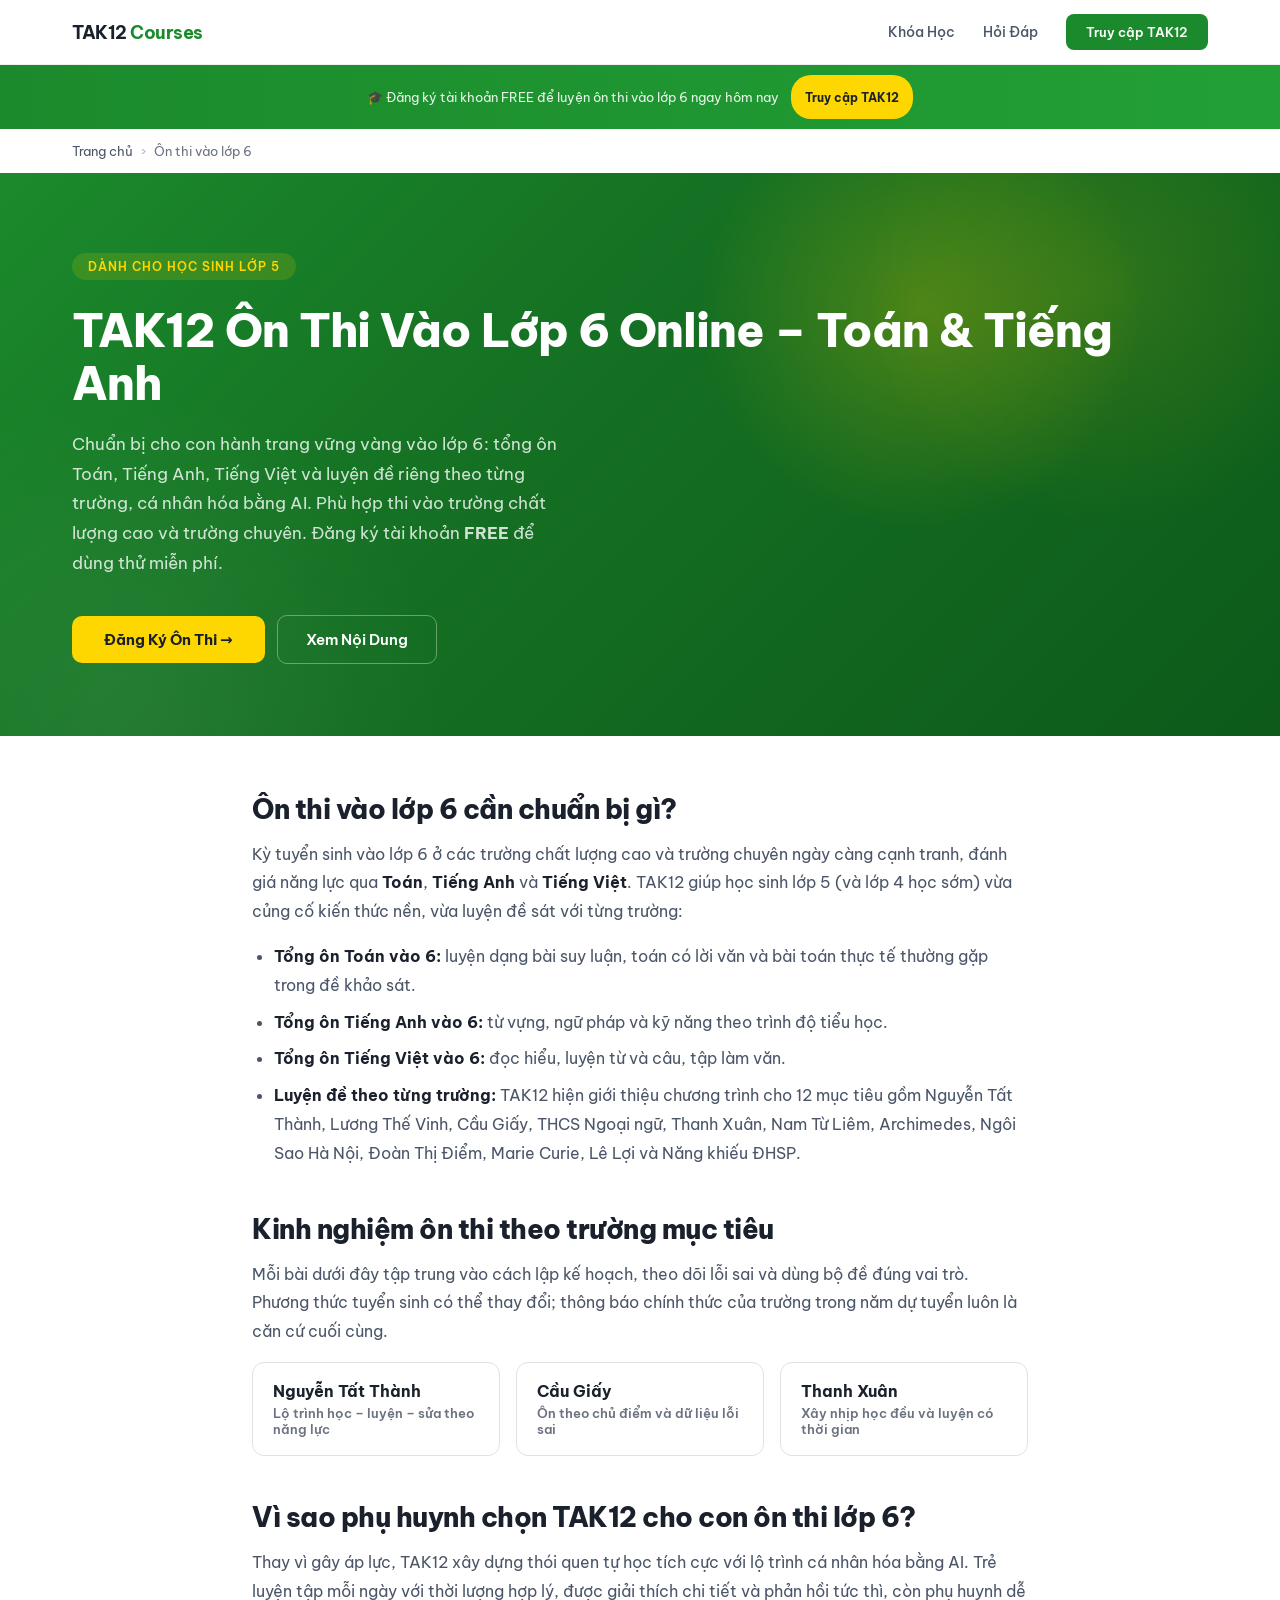
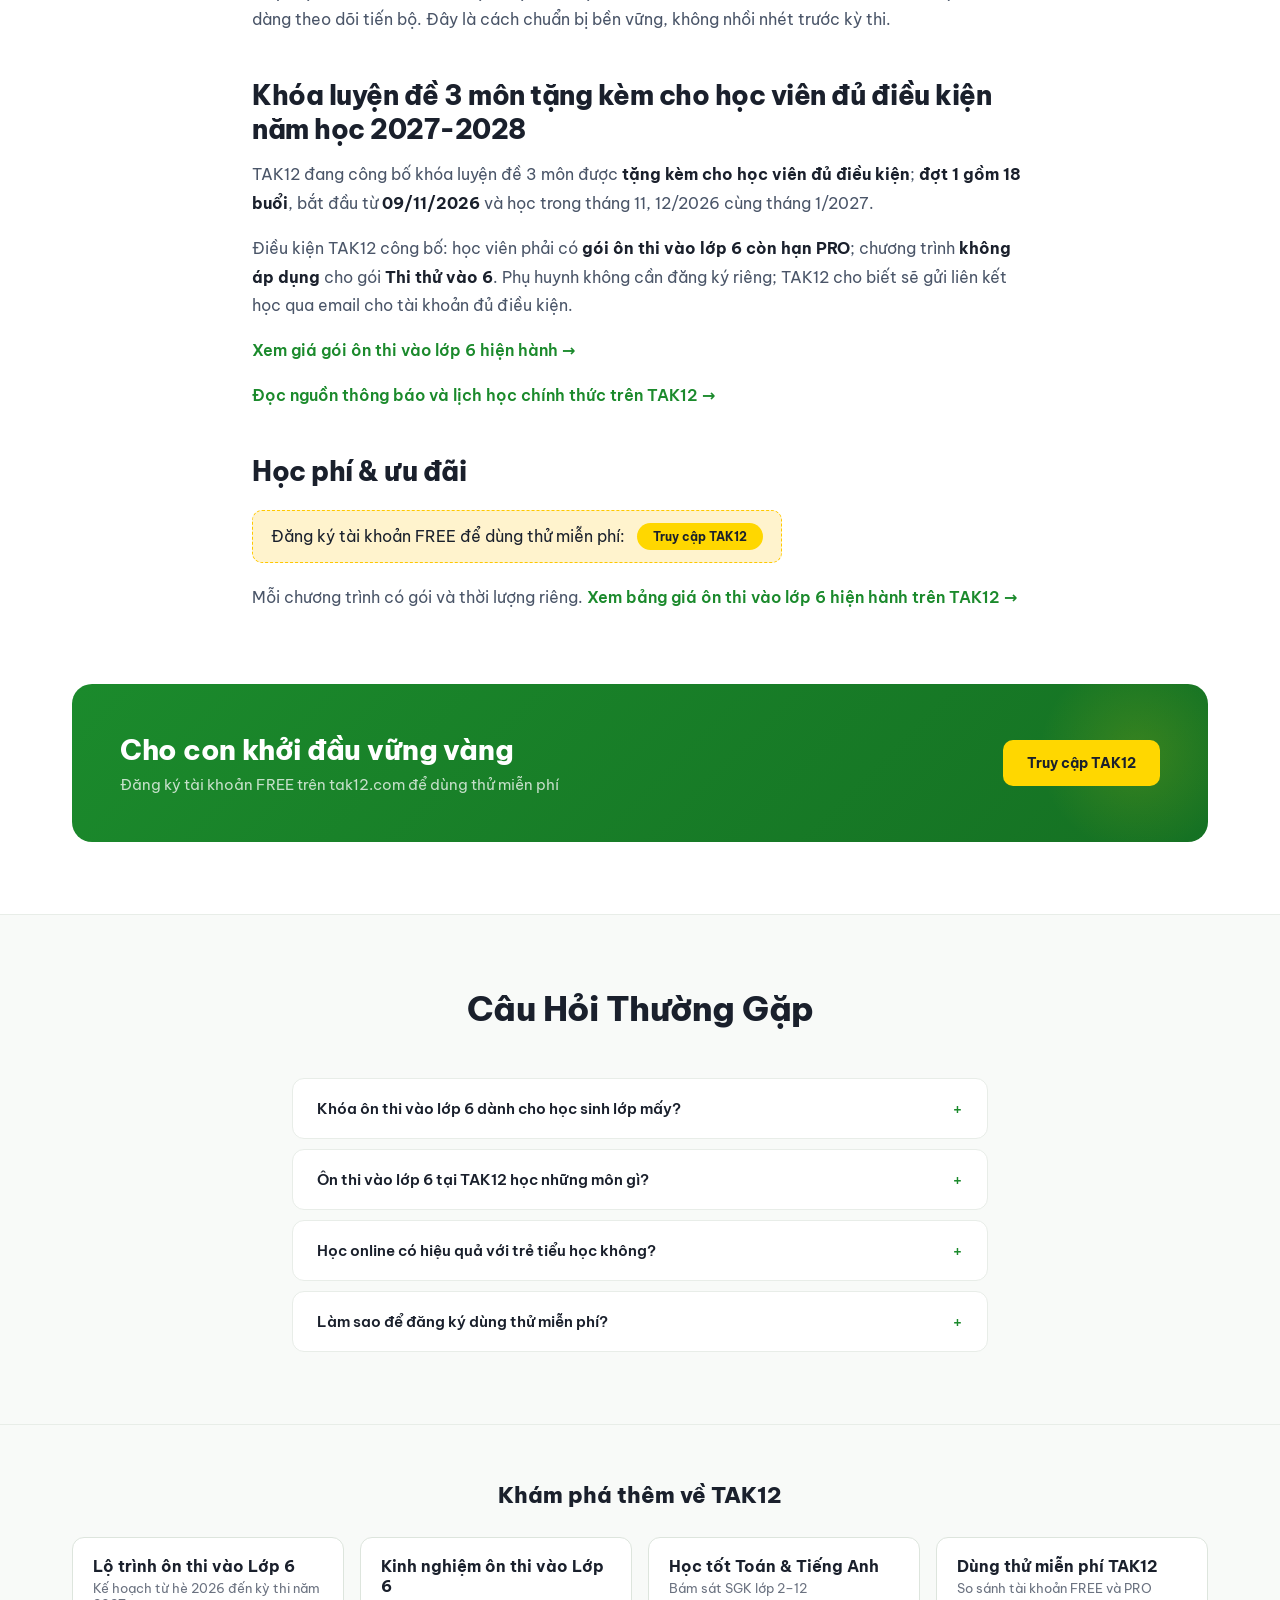
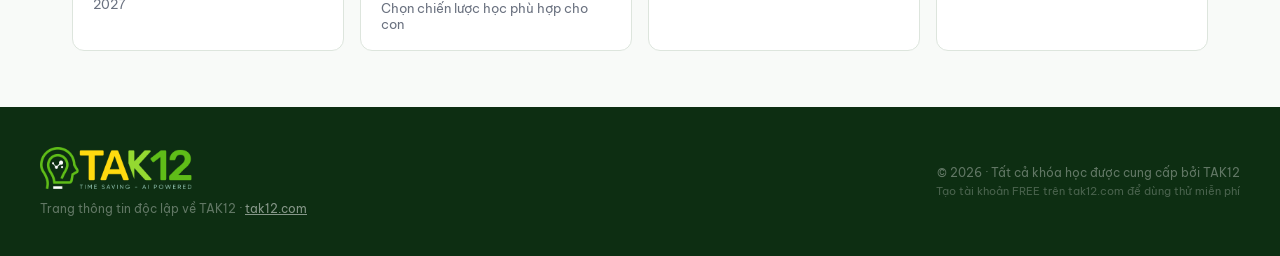
<file: tak12-on-thi-lop-6/index.html>
<!DOCTYPE html>
<html lang="vi">
<head>
    <meta charset="UTF-8">
    <meta name="viewport" content="width=device-width, initial-scale=1.0">
    <title>TAK12 Ôn Thi Vào Lớp 6 Online – Luyện Toán & Tiếng Anh 2027</title>
    <meta name="description" content="Ôn thi vào lớp 6 online cùng TAK12: tổng ôn Toán, Tiếng Anh, Tiếng Việt và luyện đề theo từng trường (Nguyễn Tất Thành, Lương Thế Vinh, Cầu Giấy, Archimedes...). Cá nhân hóa bằng AI. Đăng ký tài khoản FREE để dùng thử miễn phí.">
    <meta name="keywords" content="TAK12 ôn thi vào lớp 6, ôn thi vào lớp 6 online, luyện thi vào lớp 6, ôn thi lớp 6 môn Toán Tiếng Anh, thi vào trường chất lượng cao">
    <meta name="author" content="TAK12 Courses — Trang thông tin độc lập">
    <meta name="robots" content="index, follow">
    <meta name="geo.region" content="VN">

    <meta property="og:type" content="article">
    <meta property="og:title" content="TAK12 Ôn Thi Vào Lớp 6 Online – Luyện Toán & Tiếng Anh">
    <meta property="og:description" content="Luyện Toán & Tiếng Anh cho học sinh lớp 5, chuẩn bị thi vào lớp 6. Cá nhân hóa bằng AI. Đăng ký tài khoản FREE để dùng thử miễn phí.">
    <meta property="og:url" content="https://tak-12.com/tak12-on-thi-lop-6/">
    <meta property="og:site_name" content="TAK12 Courses — Thông tin độc lập">
    <meta property="og:image" content="https://cdn.jsdelivr.net/gh/tuantmdev/tak12@main/images/feature_desktop.jpg">
    <meta property="og:locale" content="vi_VN">
    <meta name="twitter:card" content="summary_large_image">
    <meta name="twitter:title" content="TAK12 Ôn Thi Vào Lớp 6 Online">
    <meta name="twitter:description" content="Luyện Toán & Tiếng Anh chuẩn bị thi vào lớp 6.">
    <meta name="twitter:image" content="https://cdn.jsdelivr.net/gh/tuantmdev/tak12@main/images/feature_desktop.jpg">

    <link rel="canonical" href="https://tak-12.com/tak12-on-thi-lop-6/">

    <link rel="preconnect" href="https://fonts.googleapis.com">
    <link rel="preconnect" href="https://fonts.gstatic.com" crossorigin>
    <link rel="icon" type="image/x-icon" href="../favicon.ico" sizes="32x32">
    <link rel="icon" type="image/svg+xml" href="../favicon.svg">
    <link rel="apple-touch-icon" sizes="180x180" href="../apple-touch-icon.png">
    <meta name="theme-color" content="#1B8A2C">
    <link href="https://fonts.googleapis.com/css2?family=Be+Vietnam+Pro:ital,wght@0,400;0,500;0,600;0,700;0,800;1,400&display=swap" rel="stylesheet">
    <link rel="stylesheet" href="../styles.css">

    <script type="application/ld+json">
    {
        "@context": "https://schema.org",
        "@type": "BreadcrumbList",
        "itemListElement": [
            { "@type": "ListItem", "position": 1, "name": "Trang chủ", "item": "https://tak-12.com/" },
            { "@type": "ListItem", "position": 2, "name": "Ôn thi vào lớp 6", "item": "https://tak-12.com/tak12-on-thi-lop-6/" }
        ]
    }
    </script>
    <script type="application/ld+json">
    {
        "@context": "https://schema.org",
        "@type": "Course",
        "name": "TAK12 Ôn thi vào Lớp 6 (Toán & Tiếng Anh)",
        "description": "Khóa ôn thi vào lớp 6 online: luyện Toán và Tiếng Anh cho học sinh lớp 5, chuẩn bị thi vào trường chất lượng cao và trường chuyên.",
        "inLanguage": "vi",
        "educationalLevel": "Primary Education",
        "teaches": "Toán học, Tiếng Anh, Tiếng Việt",
        "provider": { "@type": "EducationalOrganization", "name": "TAK12 Education", "url": "https://tak12.com/" },
        "hasCourseInstance": { "@type": "CourseInstance", "courseMode": "online" }
    }
    </script>
    <script type="application/ld+json">
    {
        "@context": "https://schema.org",
        "@type": "FAQPage",
        "mainEntity": [
            { "@type": "Question", "name": "Khóa ôn thi vào lớp 6 dành cho học sinh lớp mấy?", "acceptedAnswer": { "@type": "Answer", "text": "Dành cho học sinh lớp 5 (và lớp 4 muốn học sớm) đang chuẩn bị thi vào lớp 6, đặc biệt là các trường chất lượng cao và trường chuyên." } },
            { "@type": "Question", "name": "Ôn thi vào lớp 6 tại TAK12 học những môn gì?", "acceptedAnswer": { "@type": "Answer", "text": "Trọng tâm là Toán và Tiếng Anh — hai môn quan trọng nhất trong hầu hết đề khảo sát và thi tuyển vào lớp 6." } },
            { "@type": "Question", "name": "Học online có hiệu quả với trẻ tiểu học không?", "acceptedAnswer": { "@type": "Answer", "text": "Hiệu quả phụ thuộc vào khả năng tự học, mức độ phù hợp của nội dung và sự đồng hành của gia đình. Phụ huynh nên cho con dùng thử một bài, quan sát cách con thao tác và hiểu lời giải rồi mới quyết định." } },
            { "@type": "Question", "name": "Làm sao để đăng ký dùng thử miễn phí?", "acceptedAnswer": { "@type": "Answer", "text": "Truy cập tak12.com, nhấn \"Đăng ký\" và tạo tài khoản FREE; hãy kiểm tra quyền truy cập hiện hành trước khi bắt đầu." } }
        ]
    }
    </script>
</head>
<body>

  <nav class="nav">
    <div class="container nav-inner">
      <a class="brand" href="../"><span class="brand-name">TAK12 <span>Courses</span></span></a>
      <div class="nav-links">
        <a class="nav-link" href="../#courses-section">Khóa Học</a>
        <a class="nav-link" href="../#faq-section">Hỏi Đáp</a>
        <a class="nav-cta" href="https://tak12.com/?ref=njg2odn" target="_blank" rel="sponsored noopener" data-cta="lop6_nav_free_account" data-intent="visit-provider">Truy cập TAK12</a>
      </div>
    </div>
  </nav>

  <div class="top-banner">
    <span class="txt">🎓 Đăng ký tài khoản FREE để luyện ôn thi vào lớp 6 ngay hôm nay</span>
    <a class="copy-pill" href="https://tak12.com/?ref=njg2odn" target="_blank" rel="sponsored noopener" data-cta="lop6_top_banner_free_account" data-intent="visit-provider">Truy cập TAK12</a>
  </div>

  <nav class="breadcrumb" aria-label="Breadcrumb">
    <a href="../">Trang chủ</a><span class="sep">›</span>Ôn thi vào lớp 6
  </nav>

  <section class="hero">
    <div class="hero-inner">
      <div class="hero-copy">
        <div class="eyebrow">Dành cho học sinh Lớp 5</div>
        <h1>TAK12 Ôn Thi Vào Lớp 6 Online – Toán &amp; Tiếng Anh</h1>
        <p>Chuẩn bị cho con hành trang vững vàng vào lớp 6: tổng ôn Toán, Tiếng Anh, Tiếng Việt và luyện đề riêng theo từng trường, cá nhân hóa bằng AI. Phù hợp thi vào trường chất lượng cao và trường chuyên. Đăng ký tài khoản <strong>FREE</strong> để dùng thử miễn phí.</p>
        <div class="hero-actions">
          <a class="btn btn-gold" href="https://tak12.com/info/bang-gia-vao-6?ref=njg2odn" target="_blank" rel="sponsored noopener" data-cta="lop6_hero_cta" data-intent="exam_grade_6">Đăng Ký Ôn Thi →</a>
          <a class="btn btn-outline" href="#noi-dung">Xem Nội Dung</a>
        </div>
      </div>
    </div>
  </section>

  <article class="lp-prose">
    <h2 id="noi-dung">Ôn thi vào lớp 6 cần chuẩn bị gì?</h2>
    <p>Kỳ tuyển sinh vào lớp 6 ở các trường chất lượng cao và trường chuyên ngày càng cạnh tranh, đánh giá năng lực qua <strong>Toán</strong>, <strong>Tiếng Anh</strong> và <strong>Tiếng Việt</strong>. TAK12 giúp học sinh lớp 5 (và lớp 4 học sớm) vừa củng cố kiến thức nền, vừa luyện đề sát với từng trường:</p>
    <ul>
      <li><strong>Tổng ôn Toán vào 6:</strong> luyện dạng bài suy luận, toán có lời văn và bài toán thực tế thường gặp trong đề khảo sát.</li>
      <li><strong>Tổng ôn Tiếng Anh vào 6:</strong> từ vựng, ngữ pháp và kỹ năng theo trình độ tiểu học.</li>
      <li><strong>Tổng ôn Tiếng Việt vào 6:</strong> đọc hiểu, luyện từ và câu, tập làm văn.</li>
      <li><strong>Luyện đề theo từng trường:</strong> TAK12 hiện giới thiệu chương trình cho 12 mục tiêu gồm Nguyễn Tất Thành, Lương Thế Vinh, Cầu Giấy, THCS Ngoại ngữ, Thanh Xuân, Nam Từ Liêm, Archimedes, Ngôi Sao Hà Nội, Đoàn Thị Điểm, Marie Curie, Lê Lợi và Năng khiếu ĐHSP.</li>
    </ul>

    <h2>Kinh nghiệm ôn thi theo trường mục tiêu</h2>
    <p>Mỗi bài dưới đây tập trung vào cách lập kế hoạch, theo dõi lỗi sai và dùng bộ đề đúng vai trò. Phương thức tuyển sinh có thể thay đổi; thông báo chính thức của trường trong năm dự tuyển luôn là căn cứ cuối cùng.</p>
    <div class="related-grid">
      <a class="related-card" href="../kinh-nghiem-thi-vao-lop-6-nguyen-tat-thanh/"><div class="rc-title">Nguyễn Tất Thành</div><div class="rc-desc">Lộ trình học – luyện – sửa theo năng lực</div></a>
      <a class="related-card" href="../kinh-nghiem-thi-vao-lop-6-cau-giay/"><div class="rc-title">Cầu Giấy</div><div class="rc-desc">Ôn theo chủ điểm và dữ liệu lỗi sai</div></a>
      <a class="related-card" href="../kinh-nghiem-thi-vao-lop-6-thanh-xuan/"><div class="rc-title">Thanh Xuân</div><div class="rc-desc">Xây nhịp học đều và luyện có thời gian</div></a>
    </div>

    <h2>Vì sao phụ huynh chọn TAK12 cho con ôn thi lớp 6?</h2>
    <p>Thay vì gây áp lực, TAK12 xây dựng thói quen tự học tích cực với lộ trình cá nhân hóa bằng AI. Trẻ luyện tập mỗi ngày với thời lượng hợp lý, được giải thích chi tiết và phản hồi tức thì, còn phụ huynh dễ dàng theo dõi tiến bộ. Đây là cách chuẩn bị bền vững, không nhồi nhét trước kỳ thi.</p>

    <h2 id="luyen-de-3-mon-2027">Khóa luyện đề 3 môn tặng kèm cho học viên đủ điều kiện năm học 2027-2028</h2>
    <p>TAK12 đang công bố khóa luyện đề 3 môn được <strong>tặng kèm cho học viên đủ điều kiện</strong>; <strong>đợt 1 gồm 18 buổi</strong>, bắt đầu từ <strong>09/11/2026</strong> và học trong tháng 11, 12/2026 cùng tháng 1/2027.</p>
    <p>Điều kiện TAK12 công bố: học viên phải có <strong>gói ôn thi vào lớp 6 còn hạn PRO</strong>; chương trình <strong>không áp dụng</strong> cho gói <strong>Thi thử vào 6</strong>. Phụ huynh không cần đăng ký riêng; TAK12 cho biết sẽ gửi liên kết học qua email cho tài khoản đủ điều kiện.</p>
    <p><a href="https://tak12.com/info/bang-gia-vao-6?ref=njg2odn" target="_blank" rel="sponsored noopener" data-cta="lop6_luyen_de_pricing" data-intent="exam_grade_6">Xem giá gói ôn thi vào lớp 6 hiện hành →</a></p>
    <p><a href="https://tak12.com/news/n/2499/tang-khoa-luyen-de-vao-6-cho-hoc-vien-tak12?ref=njg2odn" target="_blank" rel="sponsored noopener" data-cta="lop6_luyen_de_source" data-intent="verify-offer-terms">Đọc nguồn thông báo và lịch học chính thức trên TAK12 →</a></p>


    <h2>Học phí &amp; ưu đãi</h2>
    <div class="lp-coupon-inline">
      <span>Đăng ký tài khoản FREE để dùng thử miễn phí:</span>
      <a class="copy-pill" href="https://tak12.com/?ref=njg2odn" target="_blank" rel="sponsored noopener" data-cta="lop6_inline_free_account" data-intent="visit-provider">Truy cập TAK12</a>
    </div>
    <p>Mỗi chương trình có gói và thời lượng riêng. <a href="https://tak12.com/info/bang-gia-vao-6?ref=njg2odn" target="_blank" rel="sponsored noopener" data-cta="lop6_pricing" data-intent="exam_grade_6">Xem bảng giá ôn thi vào lớp 6 hiện hành trên TAK12 →</a></p>
  </article>

  <section class="coupon-wrap">
    <div class="coupon-card">
      <div class="coupon-text">
        <h3>Cho con khởi đầu vững vàng</h3>
        <p>Đăng ký tài khoản FREE trên tak12.com để dùng thử miễn phí</p>
      </div>
      <div class="coupon-action">
        <a class="coupon-copy" href="https://tak12.com/?ref=njg2odn" target="_blank" rel="sponsored noopener" data-cta="lop6_coupon_free_account" data-intent="visit-provider">Truy cập TAK12</a>
      </div>
    </div>
  </section>

  <section class="faq" id="faq-section">
    <div class="faq-inner">
      <div class="section-head"><h2>Câu Hỏi Thường Gặp</h2></div>
      <div class="faq-list">
        <div class="faq-item"><button class="faq-q"><span class="q-text">Khóa ôn thi vào lớp 6 dành cho học sinh lớp mấy?</span><span class="q-icon">+</span></button><div class="faq-a"><div class="a-inner">Dành cho học sinh lớp 5 (và lớp 4 muốn học sớm) đang chuẩn bị thi vào lớp 6, đặc biệt là các trường chất lượng cao và trường chuyên.</div></div></div>
        <div class="faq-item"><button class="faq-q"><span class="q-text">Ôn thi vào lớp 6 tại TAK12 học những môn gì?</span><span class="q-icon">+</span></button><div class="faq-a"><div class="a-inner">Trọng tâm là Toán và Tiếng Anh — hai môn quan trọng nhất trong hầu hết đề khảo sát và thi tuyển vào lớp 6.</div></div></div>
        <div class="faq-item"><button class="faq-q"><span class="q-text">Học online có hiệu quả với trẻ tiểu học không?</span><span class="q-icon">+</span></button><div class="faq-a"><div class="a-inner">Hiệu quả phụ thuộc vào khả năng tự học, mức độ phù hợp của nội dung và sự đồng hành của gia đình. Phụ huynh nên cho con dùng thử một bài, quan sát cách con thao tác và hiểu lời giải rồi mới quyết định.</div></div></div>
        <div class="faq-item"><button class="faq-q"><span class="q-text">Làm sao để đăng ký dùng thử miễn phí?</span><span class="q-icon">+</span></button><div class="faq-a"><div class="a-inner">Truy cập tak12.com, nhấn "Đăng ký" và tạo tài khoản FREE; hãy kiểm tra quyền truy cập hiện hành trước khi bắt đầu.</div></div></div>
      </div>
    </div>
  </section>

  <section class="related">
    <div class="related-inner">
      <h2>Khám phá thêm về TAK12</h2>
      <div class="related-grid">
        <a class="related-card" href="../lo-trinh-on-thi-vao-lop-6/"><div class="rc-title">Lộ trình ôn thi vào Lớp 6</div><div class="rc-desc">Kế hoạch từ hè 2026 đến kỳ thi năm 2027</div></a>
        <a class="related-card" href="../kinh-nghiem-on-thi-vao-lop-6/"><div class="rc-title">Kinh nghiệm ôn thi vào Lớp 6</div><div class="rc-desc">Chọn chiến lược học phù hợp cho con</div></a>
        <a class="related-card" href="../tak12-hoc-tot-toan-tieng-anh/"><div class="rc-title">Học tốt Toán & Tiếng Anh</div><div class="rc-desc">Bám sát SGK lớp 2–12</div></a>
        <a class="related-card" href="../tak12-ma-giam-gia/"><div class="rc-title">Dùng thử miễn phí TAK12</div><div class="rc-desc">So sánh tài khoản FREE và PRO</div></a>
      </div>
    </div>
  </section>

  <footer class="footer">
    <div class="footer-inner">
      <div>
        <div class="footer-brand"><img class="footer-logo" src="../images/tak-12-offficial-logo.png" alt="TAK12 - Time Saving, AI Powered" width="150" height="42" loading="lazy" decoding="async"></div>
        <div class="footer-note">Trang thông tin độc lập về TAK12 · <a href="https://tak12.com/?ref=njg2odn" target="_blank" rel="sponsored noopener" data-cta="lop6_footer_provider" data-intent="visit-provider">tak12.com</a></div>
      </div>
      <div class="footer-right">
        <div class="footer-copy">© 2026 · Tất cả khóa học được cung cấp bởi TAK12</div>
        <div class="footer-fine">Tạo tài khoản FREE trên tak12.com để dùng thử miễn phí</div>
      </div>
    </div>
  </footer>

  <script src="../analytics.js"></script>
  <script src="../script.js"></script>
</body>
</html>
</file>
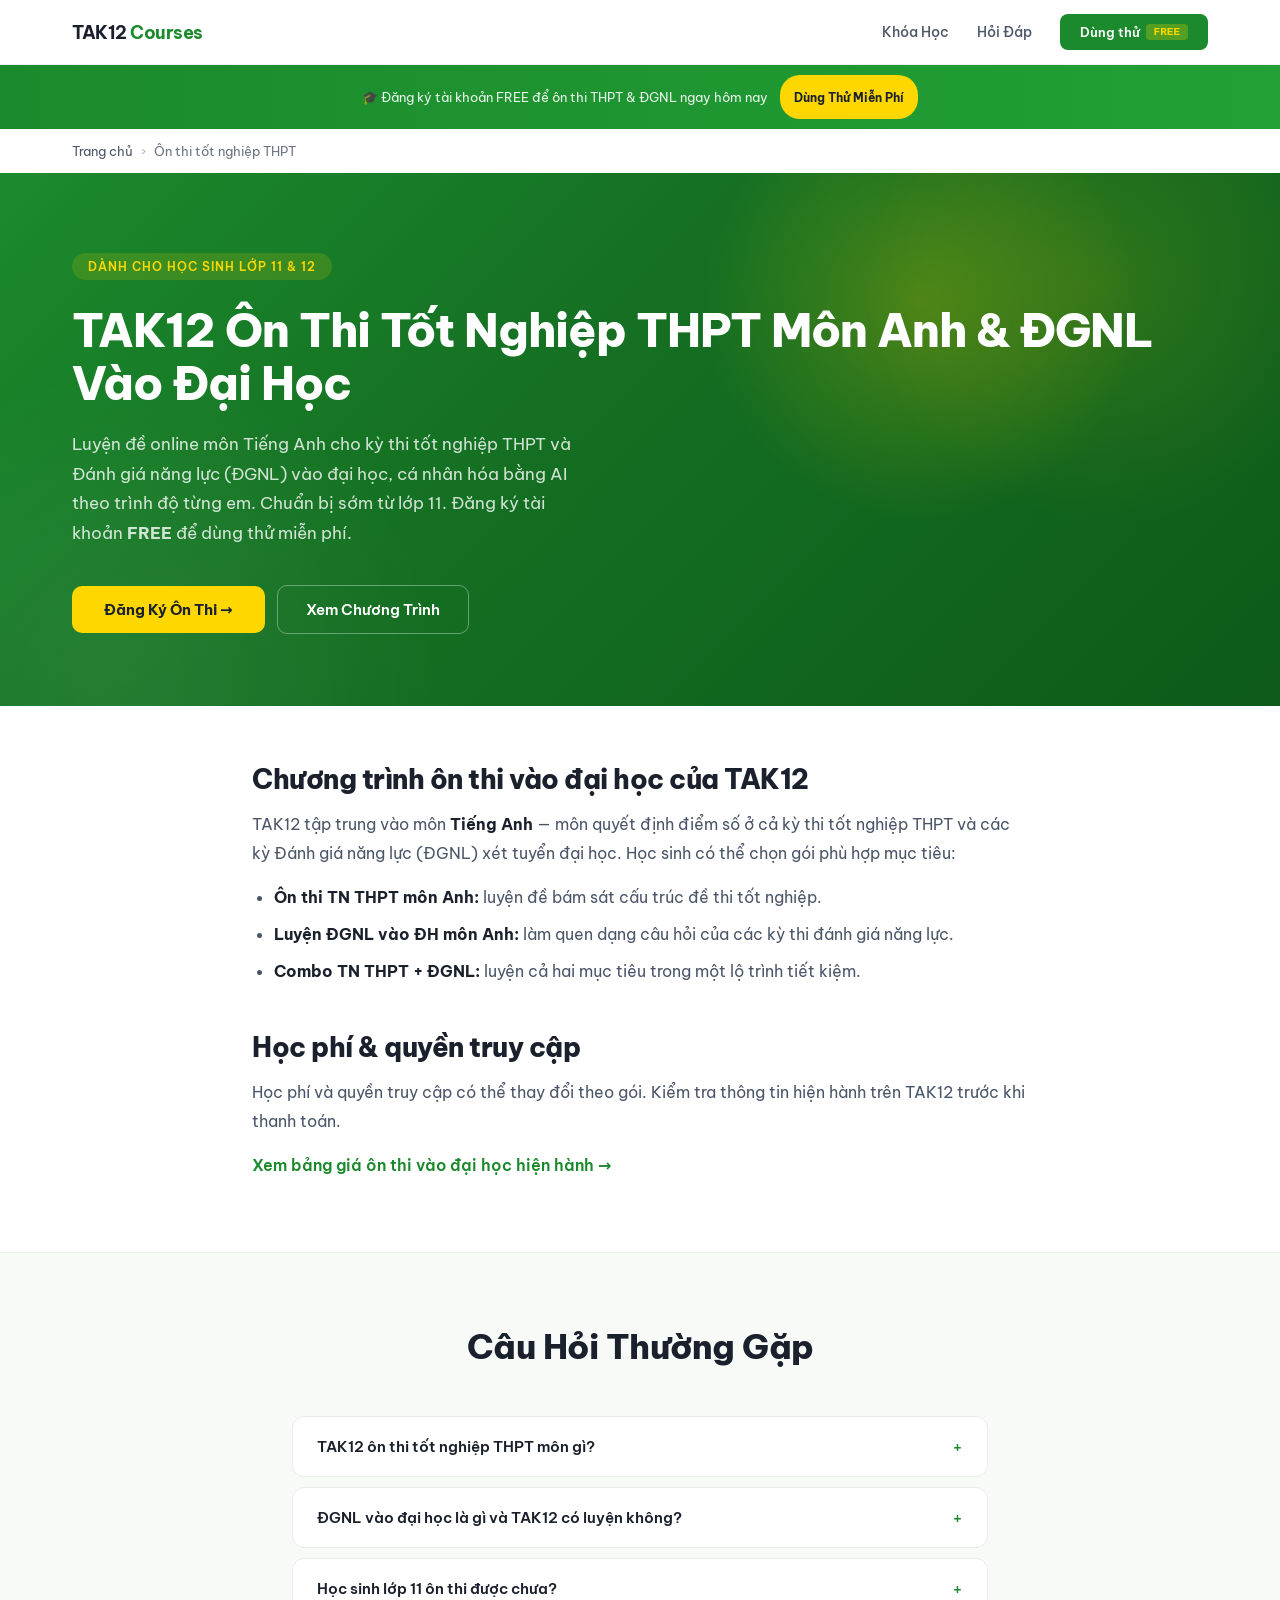
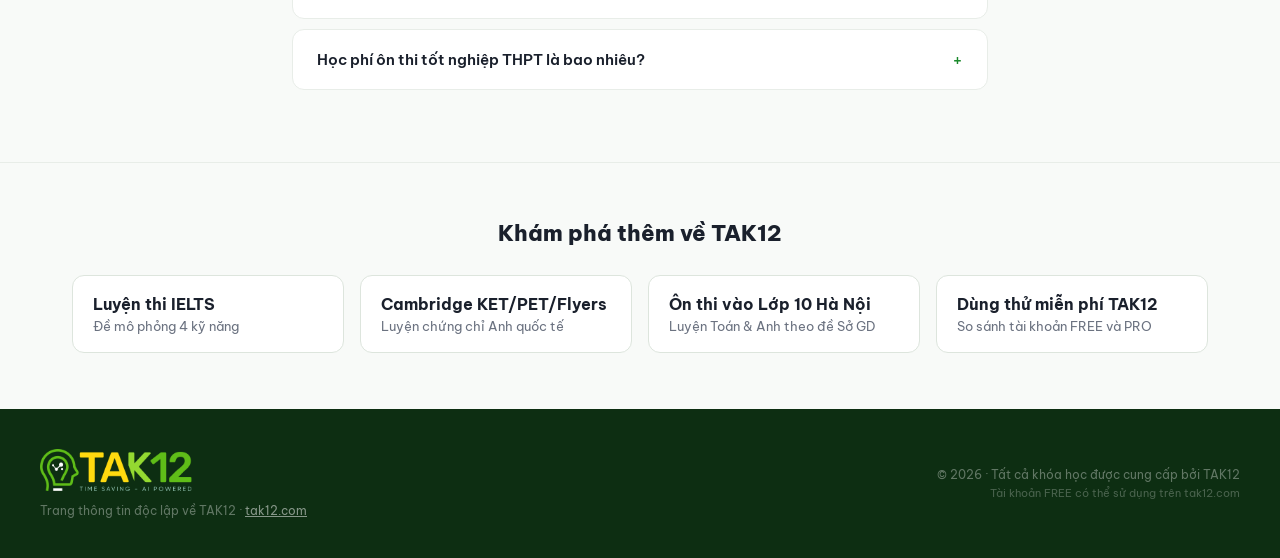
<file: tak12-on-thi-tot-nghiep-thpt/index.html>
<!DOCTYPE html>
<html lang="vi">
<head>
    <meta charset="UTF-8">
    <meta name="viewport" content="width=device-width, initial-scale=1.0">
    <title>TAK12 Ôn Thi Tốt Nghiệp THPT Môn Anh & ĐGNL Vào Đại Học</title>
    <meta name="description" content="Ôn thi tốt nghiệp THPT môn Tiếng Anh và luyện Đánh giá năng lực (ĐGNL) vào đại học cùng TAK12. Luyện đề online cá nhân hóa bằng AI cho học sinh lớp 11–12. Đăng ký tài khoản FREE để dùng thử miễn phí.">
    <meta name="keywords" content="TAK12 ôn thi tốt nghiệp THPT, ôn thi THPT môn Anh online, luyện thi ĐGNL vào đại học, ôn thi đánh giá năng lực môn Anh, ôn thi vào đại học online">
    <meta name="author" content="TAK12 Courses — Trang thông tin độc lập">
    <meta name="robots" content="index, follow">
    <meta name="geo.region" content="VN">

    <meta property="og:type" content="article">
    <meta property="og:title" content="TAK12 Ôn Thi Tốt Nghiệp THPT Môn Anh & ĐGNL Vào Đại Học">
    <meta property="og:description" content="Ôn thi TN THPT môn Tiếng Anh và luyện ĐGNL vào đại học online, cá nhân hóa bằng AI. Đăng ký tài khoản FREE để dùng thử miễn phí.">
    <meta property="og:url" content="https://tak-12.com/tak12-on-thi-tot-nghiep-thpt/">
    <meta property="og:site_name" content="TAK12 Courses — Thông tin độc lập">
    <meta property="og:image" content="https://cdn.jsdelivr.net/gh/tuantmdev/tak12@main/images/feature_desktop.jpg">
    <meta property="og:locale" content="vi_VN">
    <meta name="twitter:card" content="summary_large_image">
    <meta name="twitter:title" content="TAK12 Ôn Thi Tốt Nghiệp THPT Môn Anh & ĐGNL">
    <meta name="twitter:description" content="Ôn thi TN THPT môn Anh và luyện ĐGNL vào đại học online.">
    <meta name="twitter:image" content="https://cdn.jsdelivr.net/gh/tuantmdev/tak12@main/images/feature_desktop.jpg">

    <link rel="canonical" href="https://tak-12.com/tak12-on-thi-tot-nghiep-thpt/">

    <link rel="preconnect" href="https://fonts.googleapis.com">
    <link rel="preconnect" href="https://fonts.gstatic.com" crossorigin>
    <link rel="icon" type="image/x-icon" href="../favicon.ico" sizes="32x32">
    <link rel="icon" type="image/svg+xml" href="../favicon.svg">
    <link rel="apple-touch-icon" sizes="180x180" href="../apple-touch-icon.png">
    <meta name="theme-color" content="#1B8A2C">
    <link href="https://fonts.googleapis.com/css2?family=Be+Vietnam+Pro:ital,wght@0,400;0,500;0,600;0,700;0,800;1,400&display=swap" rel="stylesheet">
    <link rel="stylesheet" href="../styles.css?v=20261006-banner-touch-target">

    <script type="application/ld+json">
    {
        "@context": "https://schema.org",
        "@type": "BreadcrumbList",
        "itemListElement": [
            { "@type": "ListItem", "position": 1, "name": "Trang chủ", "item": "https://tak-12.com/" },
            { "@type": "ListItem", "position": 2, "name": "Ôn thi tốt nghiệp THPT", "item": "https://tak-12.com/tak12-on-thi-tot-nghiep-thpt/" }
        ]
    }
    </script>
    <script type="application/ld+json">
    {
        "@context": "https://schema.org",
        "@type": "Course",
        "name": "TAK12 Ôn thi Tốt nghiệp THPT & ĐGNL vào Đại học (Môn Anh)",
        "description": "Ôn thi tốt nghiệp THPT môn Tiếng Anh và luyện Đánh giá năng lực (ĐGNL) vào đại học, dành cho học sinh lớp 11 và lớp 12, luyện đề online cá nhân hóa bằng AI.",
        "inLanguage": "vi",
        "educationalLevel": "Secondary Education",
        "teaches": "English Language",
        "provider": { "@type": "EducationalOrganization", "name": "TAK12 Education", "url": "https://tak12.com/" },
        "hasCourseInstance": { "@type": "CourseInstance", "courseMode": "online" }
    }
    </script>
    <script type="application/ld+json">
    {
        "@context": "https://schema.org",
        "@type": "FAQPage",
        "mainEntity": [
            { "@type": "Question", "name": "TAK12 ôn thi tốt nghiệp THPT môn gì?", "acceptedAnswer": { "@type": "Answer", "text": "Chương trình ôn thi vào đại học của TAK12 tập trung vào môn Tiếng Anh, gồm ôn thi tốt nghiệp THPT và luyện Đánh giá năng lực (ĐGNL) vào đại học." } },
            { "@type": "Question", "name": "ĐGNL vào đại học là gì và TAK12 có luyện không?", "acceptedAnswer": { "@type": "Answer", "text": "ĐGNL là kỳ thi Đánh giá năng lực dùng để xét tuyển đại học. TAK12 có gói luyện ĐGNL môn Anh riêng và gói combo TN THPT + ĐGNL." } },
            { "@type": "Question", "name": "Học sinh lớp 11 ôn thi được chưa?", "acceptedAnswer": { "@type": "Answer", "text": "Được. TAK12 có bảng giá riêng cho lớp 11 và lớp 12, giúp học sinh chuẩn bị sớm và luyện đề theo lộ trình cá nhân hóa." } },
            { "@type": "Question", "name": "Học phí ôn thi tốt nghiệp THPT là bao nhiêu?", "acceptedAnswer": { "@type": "Answer", "text": "Học phí và quyền truy cập có thể thay đổi theo gói. Xem bảng giá ôn thi vào đại học hiện hành trên TAK12 trước khi đăng ký; bạn có thể tạo tài khoản FREE để dùng thử trước." } }
        ]
    }
    </script>
</head>
<body>

  <nav class="nav">
    <div class="container nav-inner">
      <a class="brand" href="../"><span class="brand-name">TAK12 <span>Courses</span></span></a>
      <div class="nav-links">
        <a class="nav-link" href="../#courses-section">Khóa Học</a>
        <a class="nav-link" href="../#faq-section">Hỏi Đáp</a>
        <a class="nav-cta" href="https://tak12.com/?ref=njg2odn" target="_blank" rel="sponsored noopener" data-cta="thpt_nav_free_account" data-intent="free_account"><span>Dùng thử</span><span class="code">FREE</span></a>
      </div>
    </div>
  </nav>

  <div class="top-banner">
    <span class="txt">🎓 Đăng ký tài khoản FREE để ôn thi THPT & ĐGNL ngay hôm nay</span>
    <a class="copy-pill" href="https://tak12.com/?ref=njg2odn" target="_blank" rel="sponsored noopener" data-cta="thpt_top_banner_free_account" data-intent="free_account">Dùng Thử Miễn Phí</a>
  </div>

  <nav class="breadcrumb" aria-label="Breadcrumb">
    <a href="../">Trang chủ</a><span class="sep">›</span>Ôn thi tốt nghiệp THPT
  </nav>

  <section class="hero">
    <div class="hero-inner">
      <div class="hero-copy">
        <div class="eyebrow">Dành cho học sinh Lớp 11 &amp; 12</div>
        <h1>TAK12 Ôn Thi Tốt Nghiệp THPT Môn Anh &amp; ĐGNL Vào Đại Học</h1>
        <p>Luyện đề online môn Tiếng Anh cho kỳ thi tốt nghiệp THPT và Đánh giá năng lực (ĐGNL) vào đại học, cá nhân hóa bằng AI theo trình độ từng em. Chuẩn bị sớm từ lớp 11. Đăng ký tài khoản <strong>FREE</strong> để dùng thử miễn phí.</p>
        <div class="hero-actions">
          <a class="btn btn-gold" href="https://tak12.com/info/bang-gia-vao-dh?ref=njg2odn" target="_blank" rel="sponsored noopener" data-cta="thpt_hero_cta" data-intent="exam_university">Đăng Ký Ôn Thi →</a>
          <a class="btn btn-outline" href="#chuong-trinh">Xem Chương Trình</a>
        </div>
      </div>
    </div>
  </section>

  <article class="lp-prose">
    <h2 id="chuong-trinh">Chương trình ôn thi vào đại học của TAK12</h2>
    <p>TAK12 tập trung vào môn <strong>Tiếng Anh</strong> — môn quyết định điểm số ở cả kỳ thi tốt nghiệp THPT và các kỳ Đánh giá năng lực (ĐGNL) xét tuyển đại học. Học sinh có thể chọn gói phù hợp mục tiêu:</p>
    <ul>
      <li><strong>Ôn thi TN THPT môn Anh:</strong> luyện đề bám sát cấu trúc đề thi tốt nghiệp.</li>
      <li><strong>Luyện ĐGNL vào ĐH môn Anh:</strong> làm quen dạng câu hỏi của các kỳ thi đánh giá năng lực.</li>
      <li><strong>Combo TN THPT + ĐGNL:</strong> luyện cả hai mục tiêu trong một lộ trình tiết kiệm.</li>
    </ul>

    <h2>Học phí &amp; quyền truy cập</h2>
    <p>Học phí và quyền truy cập có thể thay đổi theo gói. Kiểm tra thông tin hiện hành trên TAK12 trước khi thanh toán.</p>
    <p><a href="https://tak12.com/info/bang-gia-vao-dh?ref=njg2odn" target="_blank" rel="sponsored noopener" data-cta="thpt_pricing" data-intent="exam_university">Xem bảng giá ôn thi vào đại học hiện hành →</a></p>
  </article>

  <section class="faq" id="faq-section">
    <div class="faq-inner">
      <div class="section-head"><h2>Câu Hỏi Thường Gặp</h2></div>
      <div class="faq-list">
        <div class="faq-item"><button class="faq-q"><span class="q-text">TAK12 ôn thi tốt nghiệp THPT môn gì?</span><span class="q-icon">+</span></button><div class="faq-a"><div class="a-inner">Chương trình ôn thi vào đại học của TAK12 tập trung vào môn Tiếng Anh, gồm ôn thi tốt nghiệp THPT và luyện Đánh giá năng lực (ĐGNL) vào đại học.</div></div></div>
        <div class="faq-item"><button class="faq-q"><span class="q-text">ĐGNL vào đại học là gì và TAK12 có luyện không?</span><span class="q-icon">+</span></button><div class="faq-a"><div class="a-inner">ĐGNL là kỳ thi Đánh giá năng lực dùng để xét tuyển đại học. TAK12 có gói luyện ĐGNL môn Anh riêng và gói combo TN THPT + ĐGNL.</div></div></div>
        <div class="faq-item"><button class="faq-q"><span class="q-text">Học sinh lớp 11 ôn thi được chưa?</span><span class="q-icon">+</span></button><div class="faq-a"><div class="a-inner">Được. TAK12 có bảng giá riêng cho lớp 11 và lớp 12, giúp học sinh chuẩn bị sớm và luyện đề theo lộ trình cá nhân hóa.</div></div></div>
        <div class="faq-item"><button class="faq-q"><span class="q-text">Học phí ôn thi tốt nghiệp THPT là bao nhiêu?</span><span class="q-icon">+</span></button><div class="faq-a"><div class="a-inner">Học phí và quyền truy cập có thể thay đổi theo gói. Xem bảng giá ôn thi vào đại học hiện hành trên TAK12 trước khi đăng ký; bạn có thể tạo tài khoản FREE để dùng thử trước.</div></div></div>
      </div>
    </div>
  </section>

  <section class="related">
    <div class="related-inner">
      <h2>Khám phá thêm về TAK12</h2>
      <div class="related-grid">
        <a class="related-card" href="../tak12-luyen-thi-ielts/"><div class="rc-title">Luyện thi IELTS</div><div class="rc-desc">Đề mô phỏng 4 kỹ năng</div></a>
        <a class="related-card" href="../tak12-cambridge-ket-pet-flyers/"><div class="rc-title">Cambridge KET/PET/Flyers</div><div class="rc-desc">Luyện chứng chỉ Anh quốc tế</div></a>
        <a class="related-card" href="../tak12-on-thi-lop-10-ha-noi/"><div class="rc-title">Ôn thi vào Lớp 10 Hà Nội</div><div class="rc-desc">Luyện Toán & Anh theo đề Sở GD</div></a>
        <a class="related-card" href="../tak12-ma-giam-gia/"><div class="rc-title">Dùng thử miễn phí TAK12</div><div class="rc-desc">So sánh tài khoản FREE và PRO</div></a>
      </div>
    </div>
  </section>

  <footer class="footer">
    <div class="footer-inner">
      <div>
        <div class="footer-brand"><img class="footer-logo" src="../images/tak-12-offficial-logo.png" alt="TAK12 - Time Saving, AI Powered" width="150" height="42" loading="lazy" decoding="async"></div>
        <div class="footer-note">Trang thông tin độc lập về TAK12 · <a href="https://tak12.com/?ref=njg2odn" target="_blank" rel="sponsored noopener" data-cta="thpt_footer_provider" data-intent="visit-provider">tak12.com</a></div>
      </div>
      <div class="footer-right">
        <div class="footer-copy">© 2026 · Tất cả khóa học được cung cấp bởi TAK12</div>
        <div class="footer-fine">Tài khoản FREE có thể sử dụng trên tak12.com</div>
      </div>
    </div>
  </footer>

  <script src="../analytics.js"></script>
  <script src="../script.js"></script>
</body>
</html>
</file>
<file: styles.css>
/* ==========================================================================
   TAK12 Courses – Affiliate landing page
   Converted from Claude Design "TAK12 Affiliate.dc.html" to vanilla CSS.
   ========================================================================== */

:root {
  --green: #1B8A2C;
  --green-dark: #157123;
  --green-darker: #0d5a1a;
  --gold: #FFD700;
  --gold-dark: #ffc800;
  --ink: #1a202c;
  --muted: #6b7280;
  --muted-2: #4a5568;
  --muted-3: #a0aec0;
  --bg-soft: #f8faf8;
  --border: #e8ede8;
  --border-2: #dde5dd;
  --green-soft: #e6f4ea;
  --gold-soft: #fff3cd;
  --gold-ink: #b8860b;
  --orange: #FF8C42;
  --orange-2: #FFB627;
  --orange-dark: #c2410c;
  --maxw: 1200px;
}

* { box-sizing: border-box; }

html { scroll-behavior: smooth; }

body {
  margin: 0;
  font-family: 'Be Vietnam Pro', system-ui, -apple-system, sans-serif;
  color: var(--ink);
  background: #fff;
  -webkit-font-smoothing: antialiased;
}

a { color: var(--green); text-decoration: none; }
a:hover { color: var(--green-dark); }

img { max-width: 100%; }

.container {
  max-width: var(--maxw);
  margin: 0 auto;
  padding-left: 32px;
  padding-right: 32px;
}

@keyframes fadeUp {
  from { opacity: 0; transform: translateY(16px); }
  to { opacity: 1; transform: translateY(0); }
}

/* ---------- Buttons ---------- */
.btn {
  display: inline-flex;
  align-items: center;
  justify-content: center;
  gap: 6px;
  border: none;
  cursor: pointer;
  font-family: inherit;
  font-weight: 700;
  border-radius: 10px;
  transition: background .2s, transform .2s, box-shadow .2s;
}
.btn-gold {
  background: var(--gold);
  color: var(--ink);
  padding: 14px 32px;
  font-size: 15px;
}
.btn-gold:hover { background: var(--gold-dark); transform: translateY(-1px); color: var(--ink); }
.btn-outline {
  background: transparent;
  color: #fff;
  padding: 14px 28px;
  font-size: 15px;
  font-weight: 600;
  border: 1.5px solid rgba(255,255,255,.35);
}
.btn-outline:hover { background: rgba(255,255,255,.1); color: #fff; }
.btn-green {
  background: var(--green);
  color: #fff;
  padding: 14px 36px;
  font-size: 15px;
}
.btn-green:hover { background: var(--green-dark); color: #fff; }
.btn-block {
  display: block;
  width: 100%;
  background: var(--green);
  color: #fff;
  padding: 12px 0;
  border-radius: 10px;
  text-align: center;
  font-size: 14px;
  font-weight: 600;
  transition: background .2s;
}
.btn-block:hover { background: var(--green-dark); color: #fff; }

/* ---------- Navigation ---------- */
.nav {
  position: sticky;
  top: 0;
  z-index: 100;
  background: rgba(255,255,255,.97);
  backdrop-filter: blur(12px);
  -webkit-backdrop-filter: blur(12px);
  border-bottom: 1px solid rgba(0,0,0,.06);
}
.nav-inner {
  display: flex;
  align-items: center;
  justify-content: space-between;
  height: 64px;
}
.brand { display: flex; align-items: center; gap: 10px; cursor: pointer; }
.brand-name { font-weight: 700; font-size: 18px; color: var(--ink); letter-spacing: -.5px; }
.brand-name span { color: var(--green); }

.nav-links { display: flex; gap: 28px; align-items: center; }
.nav-link {
  font-size: 14px; color: var(--muted-2);
  cursor: pointer; font-weight: 500;
  background: none; border: none; font-family: inherit; padding: 0;
}
.nav-link:hover { color: var(--green); }
.nav-cta {
  background: var(--green); color: #fff;
  padding: 10px 20px; border-radius: 8px;
  font-size: 13px; font-weight: 600; cursor: pointer;
  display: flex; align-items: center; gap: 6px;
  border: none; font-family: inherit;
  transition: background .2s;
}
.nav-cta:hover { background: var(--green-dark); }
.nav-cta .code {
  background: rgba(255,215,0,.25);
  padding: 2px 8px; border-radius: 4px;
  font-family: ui-monospace, monospace; font-size: 11px; color: var(--gold);
}

/* ---------- Top banner ---------- */
.top-banner {
  background: linear-gradient(90deg, var(--green), #22a035);
  padding: 10px 32px;
  display: flex; align-items: center; justify-content: center;
  gap: 12px; flex-wrap: wrap; text-align: center;
}
.top-banner span.txt { font-size: 13px; color: rgba(255,255,255,.9); }
.top-banner .code {
  background: rgba(255,255,255,.2);
  border: 1px dashed rgba(255,255,255,.5);
  color: #fff; padding: 3px 12px; border-radius: 4px;
  font-size: 13px; font-weight: 700;
  font-family: ui-monospace, monospace; letter-spacing: 1.5px;
}
.top-banner .copy-pill {
  background: var(--gold); color: var(--ink);
  padding: 4px 14px; border-radius: 20px;
  font-size: 12px; font-weight: 700; cursor: pointer;
  border: none; font-family: inherit;
  display: inline-flex; min-height: 44px;
  align-items: center; justify-content: center;
}

/* ---------- Hero ---------- */
.hero {
  background: linear-gradient(135deg, var(--green) 0%, var(--green-dark) 40%, var(--green-darker) 100%);
  padding: 80px 0 72px;
  position: relative; overflow: hidden;
  --hero-x: 0;
  --hero-y: 0;
  --hero-glow-x: 72%;
  --hero-glow-y: 24%;
  --hero-tilt-x: 0deg;
  --hero-tilt-y: 0deg;
}
.hero::before, .hero::after {
  content: ""; position: absolute; pointer-events: none;
  transition: transform .2s ease-out;
}
.hero::before {
  inset: 0;
  background:
    radial-gradient(circle at var(--hero-glow-x) var(--hero-glow-y), rgba(255,215,0,.28), transparent 22%),
    radial-gradient(circle at 10% 95%, rgba(255,255,255,.08), transparent 26%);
  opacity: .85;
}
.hero::after {
  top: -150px; right: -90px; width: 520px; height: 520px;
  background: radial-gradient(circle, rgba(255,215,0,.12) 0%, transparent 68%);
  transform: translate3d(calc(var(--hero-x) * -10px), calc(var(--hero-y) * -8px), 0);
}
.hero-inner {
  max-width: var(--maxw); margin: 0 auto;
  padding: 0 32px;
  display: flex; gap: 48px; align-items: center;
  position: relative; z-index: 1;
}
.hero-copy { flex: 1; }
.eyebrow {
  display: inline-block;
  background: rgba(255,215,0,.15); color: var(--gold);
  padding: 6px 16px; border-radius: 20px;
  font-size: 12px; font-weight: 600; letter-spacing: 1px;
  text-transform: uppercase; margin-bottom: 24px;
}
.hero h1 {
  font-size: 46px; font-weight: 800; color: #fff;
  line-height: 1.15; letter-spacing: -1px; margin: 0 0 20px;
}
.hero p {
  font-size: 17px; color: rgba(255,255,255,.8);
  line-height: 1.75; margin: 0 0 36px; max-width: 500px;
}
.hero-actions { display: flex; gap: 12px; align-items: center; flex-wrap: wrap; }
.hero-art {
  flex: 0 0 460px; height: 340px;
  position: relative;
  perspective: 900px;
  transform-style: preserve-3d;
  isolation: isolate;
}
.hero-photo {
  position: absolute;
  inset: 22px 18px;
  border-radius: 20px; overflow: hidden;
  border: 1px solid rgba(255,255,255,.16);
  box-shadow: 0 24px 70px rgba(0,0,0,.28);
  transform:
    rotateX(var(--hero-tilt-x))
    rotateY(var(--hero-tilt-y))
    translate3d(calc(var(--hero-x) * 10px), calc(var(--hero-y) * 8px), 0);
  transition: transform .18s ease-out;
  will-change: transform;
}
.hero-photo::after {
  content: "";
  position: absolute;
  inset: 0;
  background: radial-gradient(circle at var(--hero-glow-x) var(--hero-glow-y), rgba(255,255,255,.22), transparent 30%);
  mix-blend-mode: screen;
  pointer-events: none;
}
.hero-photo img {
  display: block; width: 100%; height: 100%;
  object-fit: cover;
  transform: scale(1.04);
}
.hero-orbit {
  position: absolute;
  border: 1px solid rgba(255,255,255,.16);
  border-radius: 999px;
  pointer-events: none;
  transform: translate3d(calc(var(--hero-x) * -18px), calc(var(--hero-y) * -14px), 0);
  transition: transform .2s ease-out;
}
.hero-orbit-1 {
  width: 310px; height: 310px; right: -18px; top: -8px;
  background: radial-gradient(circle, rgba(255,255,255,.08), transparent 64%);
}
.hero-orbit-2 {
  width: 190px; height: 190px; left: 18px; bottom: 2px;
  border-color: rgba(255,215,0,.22);
}
.hero-float {
  position: absolute;
  z-index: 2;
  display: flex;
  align-items: center;
  gap: 10px;
  border: 1px solid rgba(255,255,255,.24);
  background: rgba(255,255,255,.88);
  color: var(--ink);
  box-shadow: 0 18px 44px rgba(0,0,0,.18);
  backdrop-filter: blur(12px);
  -webkit-backdrop-filter: blur(12px);
  will-change: transform;
  transition: transform .18s ease-out;
}
.hero-float-score {
  left: 0;
  bottom: 22px;
  width: 168px;
  flex-direction: column;
  align-items: stretch;
  gap: 5px;
  padding: 11px 12px;
  border-radius: 14px;
  transform: translate3d(calc(var(--hero-x) * -20px), calc(var(--hero-y) * -16px), 32px);
}
.hero-float-score .float-label {
  font-size: 10px;
  font-weight: 700;
  color: var(--muted);
}
.hero-float-score strong {
  font-size: 13px;
  line-height: 1.35;
  color: var(--green);
}
.float-bar {
  height: 6px;
  overflow: hidden;
  border-radius: 999px;
  background: var(--green-soft);
}
.float-bar i {
  display: block;
  width: 92%;
  height: 100%;
  border-radius: inherit;
  background: linear-gradient(90deg, var(--green), var(--gold));
}
.hero-float-ai {
  top: 30px;
  right: 2px;
  max-width: 210px;
  padding: 9px 13px 9px 9px;
  border-radius: 999px;
  font-size: 12px;
  font-weight: 700;
  line-height: 1.35;
  transform: translate3d(calc(var(--hero-x) * 24px), calc(var(--hero-y) * 18px), 44px);
}
.hero-float-ai .float-icon {
  width: 30px;
  height: 30px;
  display: grid;
  place-items: center;
  border-radius: 50%;
  background: var(--green);
  color: #fff;
  font-size: 12px;
}
.hero-float-coupon {
  right: 34px;
  bottom: 8px;
  flex-direction: column;
  align-items: flex-start;
  gap: 2px;
  padding: 10px 12px;
  border-radius: 12px;
  font-size: 10px;
  font-weight: 700;
  color: var(--gold-ink);
  background: rgba(255,248,214,.92);
  transform: translate3d(calc(var(--hero-x) * 34px), calc(var(--hero-y) * -22px), 58px) rotate(-4deg);
}
.hero-float-coupon strong {
  font-size: 22px;
  line-height: 1;
  color: var(--green-dark);
}

/* ---------- Campaign Carousel ---------- */
.campaign-carousel { max-width: var(--maxw); margin: 28px auto 0; padding: 0 32px; position: relative; }
.campaign-viewport { overflow: hidden; border-radius: 18px; }
.campaign-track { display: flex; transition: transform .5s ease; }
.campaign-slide { flex: 0 0 100%; min-width: 100%; }
.campaign-inner {
  background: linear-gradient(120deg, var(--orange) 0%, var(--orange-2) 100%);
  border-radius: 18px;
  padding: 28px 32px;
  display: flex; align-items: center; justify-content: space-between;
  gap: 24px; flex-wrap: wrap;
  position: relative; overflow: hidden;
}
.campaign-inner::before {
  content: "";
  position: absolute; top: -30px; right: 10%;
  width: 160px; height: 160px; border-radius: 50%;
  background: radial-gradient(circle, rgba(255,255,255,.25) 0%, transparent 70%);
  pointer-events: none;
}
.campaign-inner--stars { background: linear-gradient(120deg, var(--green) 0%, var(--green-dark) 100%); }
.campaign-info {
  display: flex; align-items: center; gap: 16px;
  position: relative; z-index: 1; flex: 1; min-width: 280px;
}
.campaign-countdown { flex-shrink: 0; }
.cd-days, .cd-timer {
  background: rgba(255,255,255,.9); color: var(--orange-dark);
  padding: 6px 14px; border-radius: 8px; text-align: center;
}
.cd-days .days-num { display: block; font-size: 16px; font-weight: 800; }
.cd-days .days-label { display: block; font-size: 9px; font-weight: 700; margin-top: 1px; letter-spacing: .3px; }
.cd-timer {
  background: #fff5f5; color: #dc2626;
  animation: campaignPulse 1s ease-in-out infinite;
}
.cd-timer .cd-clock {
  display: block; font-family: ui-monospace, monospace;
  font-size: 17px; font-weight: 800; letter-spacing: .5px;
  font-variant-numeric: tabular-nums;
}
.cd-timer .cd-colon { animation: campaignBlink 1s steps(1) infinite; }
.cd-timer .days-label { display: block; font-size: 9px; font-weight: 700; margin-top: 1px; letter-spacing: .3px; }
@keyframes campaignPulse {
  0%, 100% { transform: scale(1); box-shadow: 0 0 0 rgba(220,38,38,0); }
  50% { transform: scale(1.06); box-shadow: 0 0 0 6px rgba(220,38,38,.12); }
}
@keyframes campaignBlink { 50% { opacity: .15; } }
.campaign-title { font-size: 19px; font-weight: 800; color: #fff; margin-bottom: 2px; }
.campaign-subtitle { font-size: 13px; color: rgba(255,255,255,.9); }
.campaign-action { display: flex; align-items: center; gap: 10px; position: relative; z-index: 1; flex-wrap: wrap; }
.campaign-partner {
  background: #fff; border-radius: 10px; padding: 8px 16px;
  display: flex; align-items: center; gap: 8px;
}
.campaign-partner .partner-name { font-size: 12px; font-weight: 700; color: var(--muted-2); }
.campaign-discount { background: #dc2626; color: #fff; padding: 2px 8px; border-radius: 6px; font-size: 12px; font-weight: 800; }
.campaign-reward {
  background: #fff; border-radius: 10px; padding: 8px 16px;
  display: flex; align-items: center; gap: 6px;
}
.campaign-reward .reward-icon { font-size: 14px; }
.campaign-reward .reward-label { font-size: 12px; font-weight: 700; color: var(--muted-2); }
.campaign-cta {
  background: var(--ink); color: #fff;
  padding: 11px 22px; font-size: 13px;
  text-decoration: none; white-space: nowrap;
}
.campaign-cta:hover { background: #000; color: #fff; }

/* Featured homepage offer: keep the message scannable and one CTA dominant. */
.campaign-featured .campaign-inner {
  display: grid;
  grid-template-columns: minmax(0, 1.2fr) minmax(360px, .8fr);
  gap: 40px;
  padding: 34px 40px;
  align-items: center;
}
.campaign-featured .campaign-info {
  min-width: 0;
  flex-direction: column;
  align-items: flex-start;
  gap: 12px;
}
.campaign-featured .campaign-countdown { position: relative; z-index: 1; }
.campaign-featured .cd-days,
.campaign-featured .cd-timer {
  min-width: 116px;
  padding: 8px 16px;
  box-shadow: 0 8px 22px rgba(0,0,0,.15);
}
.campaign-featured .campaign-title {
  max-width: 620px;
  margin: 8px 0 12px;
  font-size: clamp(24px, 2.4vw, 32px);
  line-height: 1.22;
  letter-spacing: -.4px;
}
.campaign-featured .campaign-subtitle {
  max-width: 650px;
  margin: 5px 0 0;
  font-size: 14px;
  line-height: 1.55;
}
.campaign-featured .campaign-eyebrow {
  display: inline-flex;
  padding: 5px 11px;
  border: 1px solid rgba(255,255,255,.28);
  border-radius: 999px;
  color: #fff;
  background: rgba(255,255,255,.12);
  font-size: 11px;
  font-weight: 700;
  letter-spacing: .5px;
  text-transform: uppercase;
}
.campaign-featured .campaign-action {
  width: 100%;
  display: flex;
  flex-direction: column;
  align-items: stretch;
  gap: 10px;
}
.campaign-featured .campaign-code-card {
  display: grid;
  grid-template-columns: 1fr auto;
  align-items: center;
  gap: 3px 12px;
  padding: 14px 16px;
  border: 1px dashed rgba(21,113,35,.36);
  border-radius: 12px;
  background: #fff;
  color: var(--ink);
}
.campaign-featured .campaign-code-card .campaign-code-label { grid-column: 1 / -1; color: var(--muted); font-size: 11px; font-weight: 600; }
.campaign-featured .campaign-code-card code { color: var(--ink); font-family: ui-monospace, monospace; font-size: 22px; font-weight: 800; letter-spacing: 1px; }
.campaign-featured .campaign-primary-cta {
  display: flex;
  min-height: 48px;
  align-items: center;
  justify-content: center;
  padding: 12px 18px;
  border-radius: 12px;
  background: var(--gold);
  color: var(--ink);
  font-size: 14px;
  font-weight: 800;
  text-align: center;
  box-shadow: 0 8px 20px rgba(0,0,0,.14);
}
.campaign-featured .campaign-primary-cta:hover { background: var(--gold-dark); color: var(--ink); transform: translateY(-1px); }
.campaign-featured .campaign-secondary-links { display: flex; justify-content: center; align-items: center; gap: 4px; color: rgba(255,255,255,.65); font-size: 12px; }
.campaign-featured .campaign-secondary-links a { min-height: 36px; display: inline-flex; align-items: center; padding: 4px 6px; color: rgba(255,255,255,.92); text-decoration: underline; text-underline-offset: 3px; }

.campaign-dots { display: flex; justify-content: center; gap: 8px; margin-top: 12px; }
.campaign-dot {
  width: 8px; height: 8px; border-radius: 50%;
  background: var(--border-2); border: none; padding: 0; cursor: pointer;
  transition: width .2s, background .2s;
}
.campaign-dot[aria-current="true"] { width: 20px; border-radius: 4px; background: var(--ink); }

/* ---------- Stats ---------- */
.stats { background: var(--bg-soft); border-bottom: 1px solid var(--border); }
.stats-inner {
  max-width: var(--maxw); margin: 0 auto;
  padding: 36px 32px; display: flex;
}
.stat {
  flex: 1; text-align: center; padding: 0 20px;
  border-right: 1px solid var(--border-2);
}
.stat:last-child { border-right: none; }
.stat-num { font-size: 34px; font-weight: 800; color: var(--green); }
.stat-label { font-size: 13px; color: var(--muted); margin-top: 4px; font-weight: 500; }

/* ---------- Section headings ---------- */
.section { max-width: var(--maxw); margin: 0 auto; padding: 72px 32px; }
.section-head { text-align: center; margin-bottom: 48px; }
.section-head h2 {
  font-size: 34px; font-weight: 800; color: var(--ink);
  letter-spacing: -.5px; margin: 0 0 10px;
}
.section-head p { font-size: 15px; color: var(--muted); margin: 0; }

/* ---------- Courses ---------- */
.course-grid {
  display: grid; grid-template-columns: repeat(3, 1fr); gap: 24px;
}
.course-card {
  background: #fff; border: 1px solid var(--border);
  border-radius: 16px; padding: 28px;
  position: relative; display: flex; flex-direction: column;
  transition: border-color .2s, box-shadow .2s, transform .2s;
}
.course-card:hover {
  border-color: var(--green);
  box-shadow: 0 4px 20px rgba(27,138,44,.1);
  transform: translateY(-2px);
}
.popular-badge {
  position: absolute; top: -10px; right: 16px;
  background: var(--gold); color: var(--ink);
  padding: 4px 14px; border-radius: 20px;
  font-size: 11px; font-weight: 700;
}
.course-top { display: flex; justify-content: space-between; align-items: flex-start; margin-bottom: 16px; }
.tag { padding: 5px 12px; border-radius: 6px; font-size: 11px; font-weight: 600; }
.tag-exam { background: var(--gold-soft); color: var(--gold-ink); }
.tag-cert { background: var(--green-soft); color: var(--green); }
.tag-support { background: #ede9fe; color: #7c3aed; }
.discount-chip {
  background: var(--gold-soft); color: var(--gold-ink);
  padding: 3px 10px; border-radius: 12px; font-size: 11px; font-weight: 700;
}
.course-name { font-size: 20px; font-weight: 700; color: var(--ink); margin-bottom: 8px; }
.course-desc { font-size: 14px; color: var(--muted); line-height: 1.65; margin-bottom: 16px; }
.highlights { display: flex; flex-wrap: wrap; gap: 6px; margin-bottom: 16px; }
.highlight {
  background: var(--green-soft); color: var(--green);
  padding: 4px 10px; border-radius: 6px; font-size: 11px; font-weight: 600;
}
.price-row { display: flex; align-items: baseline; gap: 8px; margin-bottom: 16px; }
.course-card .price-row { margin-top: auto; }
.price { font-size: 16px; color: var(--green); font-weight: 800; }
.price-old { font-size: 13px; color: var(--muted-3); text-decoration: line-through; }
.see-all { text-align: center; margin-top: 28px; }
.see-all a { font-size: 14px; color: var(--green); font-weight: 600; }
.see-all a:hover { text-decoration: underline; }

/* ---------- Quiz ---------- */
.quiz-wrap { max-width: var(--maxw); margin: 0 auto; padding: 0 32px 72px; }
.quiz-card {
  background: linear-gradient(135deg, #f0faf2, var(--green-soft));
  border: 1px solid #c6e6cc; border-radius: 20px;
  padding: 48px; position: relative; overflow: hidden;
}
.quiz-card::before {
  content: ""; position: absolute; top: -20px; right: -20px;
  width: 200px; height: 200px;
  background: radial-gradient(circle, rgba(27,138,44,.08) 0%, transparent 70%);
  pointer-events: none;
}
.quiz-panel { position: relative; z-index: 1; }
.quiz-intro { text-align: center; }
.quiz-intro .emoji { font-size: 40px; margin-bottom: 16px; }
.quiz-intro h3 { font-size: 26px; font-weight: 800; color: var(--ink); margin: 0 0 10px; letter-spacing: -.3px; }
.quiz-intro p { font-size: 15px; color: var(--muted); margin: 0 auto 28px; max-width: 500px; line-height: 1.6; }
.quiz-body { max-width: 560px; margin: 0 auto; }
.quiz-progress-row { display: flex; align-items: center; gap: 12px; margin-bottom: 32px; }
.quiz-step-label { font-size: 12px; font-weight: 600; color: var(--green); flex-shrink: 0; }
.quiz-progress-track { flex: 1; height: 6px; background: rgba(27,138,44,.15); border-radius: 3px; overflow: hidden; }
.quiz-progress-fill { height: 100%; background: var(--green); border-radius: 3px; transition: width .3s; width: 33.33%; }
.quiz-question { font-size: 22px; font-weight: 700; color: var(--ink); margin: 0 0 24px; }
.quiz-options { display: flex; flex-direction: column; gap: 10px; }
.quiz-option {
  background: #fff; border: 2px solid var(--border-2); border-radius: 12px;
  padding: 16px 20px; cursor: pointer; display: flex; align-items: center; gap: 12px;
  transition: border-color .15s, background .15s; text-align: left;
  font-family: inherit; width: 100%;
}
.quiz-option:hover { border-color: var(--green); background: #f0faf2; }
.quiz-option .radio {
  width: 20px; height: 20px; border: 2px solid #c6e6cc;
  border-radius: 50%; flex-shrink: 0;
}
.quiz-option .label { font-size: 15px; color: var(--ink); font-weight: 500; }
.quiz-result { max-width: 560px; margin: 0 auto; text-align: center; }
.quiz-result .emoji { font-size: 40px; margin-bottom: 16px; }
.quiz-result h3 { font-size: 24px; font-weight: 800; color: var(--ink); margin: 0 0 8px; }
.quiz-result > p { font-size: 14px; color: var(--muted); margin: 0 0 28px; }
.quiz-result-card {
  background: #fff; border: 2px solid var(--green); border-radius: 16px;
  padding: 28px; text-align: left; margin-bottom: 24px;
}
.quiz-result-top { display: flex; justify-content: space-between; align-items: flex-start; margin-bottom: 12px; }
.quiz-result-name { font-size: 20px; font-weight: 700; color: var(--ink); margin-bottom: 6px; }
.quiz-result-desc { font-size: 14px; color: var(--muted); line-height: 1.65; margin-bottom: 16px; }
.quiz-links { display: flex; gap: 12px; justify-content: center; align-items: center; }
.quiz-restart { color: var(--green); font-size: 14px; font-weight: 600; cursor: pointer; text-decoration: underline; background: none; border: none; font-family: inherit; }
.quiz-links .sep { color: #d1d5db; }
.quiz-links a { font-size: 14px; color: var(--muted); }
.quiz-links a:hover { color: var(--green); }

/* ---------- Coupon CTA ---------- */
.coupon-wrap { max-width: var(--maxw); margin: 0 auto; padding: 0 32px 72px; }
.coupon-card {
  background: linear-gradient(135deg, var(--green), var(--green-dark));
  border-radius: 20px; padding: 48px;
  display: flex; align-items: center; justify-content: space-between;
  gap: 32px; position: relative; overflow: hidden;
}
.coupon-card::before {
  content: ""; position: absolute; top: -30px; right: -30px;
  width: 200px; height: 200px;
  background: radial-gradient(circle, rgba(255,215,0,.15) 0%, transparent 70%);
  pointer-events: none;
}
.coupon-text { position: relative; z-index: 1; }
.coupon-text h3 { font-size: 28px; font-weight: 800; color: #fff; margin: 0 0 8px; letter-spacing: -.3px; }
.coupon-text p { font-size: 15px; color: rgba(255,255,255,.75); margin: 0; }
.coupon-action { display: flex; align-items: center; gap: 12px; flex-shrink: 0; position: relative; z-index: 1; }
.coupon-code {
  background: rgba(255,255,255,.1); border: 2px dashed rgba(255,255,255,.4);
  padding: 14px 32px; border-radius: 10px; color: #fff;
  font-size: 22px; font-weight: 800; font-family: ui-monospace, monospace; letter-spacing: 3px;
}
.coupon-copy {
  background: var(--gold); color: var(--ink);
  padding: 14px 24px; border-radius: 10px;
  font-size: 14px; font-weight: 700; cursor: pointer;
  border: none; font-family: inherit; transition: background .2s;
}
.coupon-copy:hover { background: var(--gold-dark); }

/* ---------- About ---------- */
.about { background: var(--bg-soft); border-top: 1px solid var(--border); border-bottom: 1px solid var(--border); }
.about-inner { max-width: var(--maxw); margin: 0 auto; padding: 72px 32px; display: flex; gap: 56px; align-items: center; }
.about-art {
  flex: 0 0 420px; height: 300px;
  border-radius: 20px; overflow: hidden;
  border: 1px solid var(--border-2);
  box-shadow: 0 12px 40px rgba(0,0,0,.1);
}
.about-art img {
  display: block; width: 100%; height: 100%;
  object-fit: cover;
}
.about-copy { flex: 1; }
.about-copy h2 { font-size: 30px; font-weight: 800; color: var(--ink); margin: 0 0 24px; letter-spacing: -.3px; }
.benefits { display: flex; flex-direction: column; gap: 20px; }
.benefit { display: flex; gap: 14px; align-items: flex-start; }
.benefit-icon {
  width: 40px; height: 40px; background: var(--green-soft);
  border-radius: 10px; display: flex; align-items: center; justify-content: center;
  font-size: 18px; flex-shrink: 0;
}
.benefit-title { font-size: 16px; font-weight: 700; color: var(--ink); margin-bottom: 4px; }
.benefit-desc { font-size: 14px; color: var(--muted); line-height: 1.6; }

/* ---------- Testimonials ---------- */
.testimonial-grid { display: grid; grid-template-columns: repeat(3, 1fr); gap: 20px; }
.testimonial {
  background: var(--bg-soft); border: 1px solid var(--border);
  border-radius: 16px; padding: 28px;
}
.stars { display: flex; gap: 3px; margin-bottom: 14px; color: var(--gold); font-size: 16px; }
.testimonial-quote { font-size: 14px; color: var(--muted-2); line-height: 1.75; font-style: italic; margin-bottom: 18px; }
.testimonial-author { display: flex; align-items: center; gap: 10px; }
.avatar {
  width: 38px; height: 38px; border-radius: 50%;
  display: flex; align-items: center; justify-content: center;
  font-weight: 700; font-size: 14px;
}
.author-name { font-size: 13px; font-weight: 700; color: var(--ink); }
.author-role { font-size: 12px; color: var(--muted-3); }

/* ---------- FAQ ---------- */
.faq { background: var(--bg-soft); border-top: 1px solid var(--border); }
.faq-inner { max-width: 760px; margin: 0 auto; padding: 72px 32px; }
.faq-list { display: flex; flex-direction: column; gap: 10px; }
.faq-item {
  background: #fff; border: 1px solid var(--border);
  border-radius: 12px; overflow: hidden;
}
.faq-q {
  padding: 18px 24px; display: flex; justify-content: space-between; align-items: center;
  cursor: pointer; width: 100%; background: none; border: none;
  font-family: inherit; text-align: left;
}
.faq-q .q-text { font-size: 15px; font-weight: 600; color: var(--ink); }
.faq-q .q-icon { font-size: 18px; color: var(--green); flex-shrink: 0; margin-left: 12px; }
.faq-a { display: none; padding: 0 24px 18px; }
.faq-item.open .faq-a { display: block; }
.faq-a .a-inner {
  font-size: 14px; color: var(--muted); line-height: 1.7;
  border-top: 1px solid var(--border); padding-top: 14px;
}

/* ---------- Final CTA ---------- */
.final-cta {
  background: linear-gradient(135deg, var(--green) 0%, var(--green-darker) 100%);
  padding: 72px 32px; text-align: center;
}
.final-cta-inner { max-width: 600px; margin: 0 auto; }
.final-cta h2 { font-size: 32px; font-weight: 800; color: #fff; margin: 0 0 16px; letter-spacing: -.5px; }
.final-cta p { font-size: 16px; color: rgba(255,255,255,.75); margin: 0 0 32px; line-height: 1.7; }
.final-actions { display: flex; gap: 12px; justify-content: center; align-items: center; flex-wrap: wrap; }
.final-cta .btn-gold { padding: 16px 36px; font-size: 16px; border-radius: 12px; }
.final-code {
  background: rgba(255,255,255,.15); border: 2px dashed rgba(255,255,255,.4);
  padding: 14px 28px; border-radius: 12px; color: #fff;
  font-size: 18px; font-weight: 800; font-family: ui-monospace, monospace;
  letter-spacing: 2px; cursor: pointer;
}

/* ---------- Footer ---------- */
.footer { background: #0d2e12; padding: 40px 32px; }
.footer-inner {
  max-width: var(--maxw); margin: 0 auto;
  display: flex; justify-content: space-between; align-items: center; gap: 24px;
}
.footer-brand { display: flex; align-items: center; gap: 8px; margin-bottom: 12px; }
.footer-brand span { font-size: 14px; font-weight: 600; color: rgba(255,255,255,.7); }
.footer-logo { display: block; height: 42px; width: auto; }
.footer-note { font-size: 12px; color: rgba(255,255,255,.35); }
.footer-note a { color: rgba(255,255,255,.5); text-decoration: underline; }
.footer-right { text-align: right; }
.footer-copy { font-size: 12px; color: rgba(255,255,255,.35); }
.footer-fine { font-size: 11px; color: rgba(255,255,255,.25); margin-top: 4px; }

/* ---------- Toast ---------- */
.toast {
  position: fixed; bottom: 24px; left: 50%; transform: translateX(-50%) translateY(20px);
  background: var(--ink); color: #fff; padding: 12px 24px; border-radius: 10px;
  font-size: 14px; font-weight: 600; z-index: 200;
  display: flex; align-items: center; gap: 8px;
  box-shadow: 0 4px 20px rgba(0,0,0,.2);
  opacity: 0; pointer-events: none; transition: opacity .25s, transform .25s;
}
.toast.show { opacity: 1; transform: translateX(-50%) translateY(0); }
.toast .check { color: #34d399; }

.hidden { display: none !important; }

/* ==========================================================================
   Responsive
   ========================================================================== */
@media (max-width: 900px) {
  .nav-links .nav-link { display: none; }
  .hero-inner { flex-direction: column; align-items: flex-start; gap: 32px; }
  .hero-art { flex: 0 0 auto; width: 100%; height: 280px; }
  .hero-photo { inset: 0; }
  .hero-float-score { left: 16px; bottom: 14px; }
  .hero-float-ai { top: 14px; right: 16px; }
  .hero-float-coupon { right: 24px; bottom: 18px; }
  .hero h1 { font-size: 36px; }
  .about-inner { flex-direction: column; gap: 32px; }
  .about-art { flex: 0 0 auto; width: 100%; }
  .course-grid { grid-template-columns: repeat(2, 1fr); }
  .testimonial-grid { grid-template-columns: 1fr; }
  .coupon-card { flex-direction: column; align-items: flex-start; }
  .coupon-action { flex-wrap: wrap; }
  .campaign-inner { flex-direction: column; align-items: flex-start; }
  .campaign-action { width: 100%; }
  .campaign-featured .campaign-inner { grid-template-columns: 1fr; gap: 24px; }
}

@media (max-width: 640px) {
  .container, .section, .quiz-wrap, .coupon-wrap, .hero-inner { padding-left: 20px; padding-right: 20px; }
  .campaign-carousel { padding: 0 20px; margin-top: 20px; }
  .campaign-inner { padding: 22px 20px; }
  .campaign-title { font-size: 17px; }
  .campaign-action { width: 100%; }
  .campaign-partner, .campaign-reward { flex: 1; justify-content: center; }
  .campaign-cta { width: 100%; }
  .campaign-featured .campaign-inner { padding: 26px 22px; }
  .campaign-featured .campaign-title { font-size: 23px; }
  .campaign-featured .campaign-subtitle { font-size: 13px; }
  .campaign-featured .campaign-secondary-links { flex-wrap: wrap; }
  .hero { padding: 40px 0 44px; }
  .hero h1 { font-size: 30px; }
  .hero p { font-size: 15px; }
  .hero-actions { width: 100%; flex-direction: column; align-items: stretch; gap: 10px; }
  .hero-actions .btn { width: 100%; min-height: 56px; padding: 14px 20px; text-align: center; }
  .hero-art { height: 250px; }
  .hero-float-score { width: 160px; padding: 10px 11px; }
  .hero-float-score strong { font-size: 12px; }
  .hero-float-ai { max-width: calc(100% - 32px); font-size: 12px; }
  .hero-float-coupon { display: none; }
  .stats-inner { flex-wrap: wrap; padding: 24px 20px; }
  .stat { flex: 0 0 50%; padding: 16px 12px; border-right: none; }
  .stat:nth-child(odd) { border-right: 1px solid var(--border-2); }
  .stat-num { font-size: 28px; }
  .section { padding: 48px 20px; }
  .section-head { margin-bottom: 32px; }
  .section-head h2, .about-copy h2, .final-cta h2 { font-size: 26px; }
  .course-grid { grid-template-columns: 1fr; }
  .quiz-card { padding: 28px 20px; }
  .coupon-card { padding: 28px 20px; }
  .coupon-text h3 { font-size: 22px; }
  .coupon-code { font-size: 18px; padding: 12px 20px; letter-spacing: 2px; }
  .about-inner { padding: 48px 20px; }
  .faq-inner { padding: 48px 20px; }
  .footer-inner { flex-direction: column; align-items: flex-start; text-align: left; }
  .footer-right { text-align: left; }
  .top-banner { padding: 10px 16px; }
}

/* ==========================================================================
   Satellite / SEO content pages (/tak12-*)
   ========================================================================== */
.breadcrumb {
  max-width: var(--maxw); margin: 0 auto;
  padding: 14px 32px; font-size: 13px; color: var(--muted);
}
.breadcrumb a { color: var(--muted-2); }
.breadcrumb a:hover { color: var(--green); }
.breadcrumb .sep { color: var(--muted-3); margin: 0 8px; }

.lp-prose { max-width: 840px; margin: 0 auto; padding: 56px 32px; }
.lp-prose > h2 {
  font-size: 27px; font-weight: 800; color: var(--ink);
  letter-spacing: -.5px; margin: 44px 0 14px;
}
.lp-prose > h2:first-child { margin-top: 0; }
.lp-prose h3 { font-size: 18px; font-weight: 700; color: var(--ink); margin: 26px 0 8px; }
.lp-prose p { font-size: 16px; line-height: 1.8; color: var(--muted-2); margin: 0 0 16px; }
.lp-prose ul, .lp-prose ol { margin: 0 0 18px; padding-left: 22px; }
.lp-prose li { font-size: 16px; line-height: 1.8; color: var(--muted-2); margin-bottom: 8px; }
.lp-prose strong { color: var(--ink); }
.lp-prose a { font-weight: 600; }

[data-dated-offer] { scroll-margin-top: 80px; }

.offer-package-note { margin-bottom: 20px !important; }
.offer-package-grid {
  display: grid;
  grid-template-columns: repeat(2, minmax(0, 1fr));
  gap: 14px;
  margin: 0 0 30px;
}
.offer-package {
  padding: 20px;
  border: 1px solid var(--border-2);
  border-radius: 14px;
  background: var(--bg-soft);
}
.offer-package-tag {
  display: inline-flex;
  margin-bottom: 9px;
  padding: 4px 9px;
  border-radius: 999px;
  background: rgba(27,138,44,.1);
  color: var(--green-dark);
  font-size: 12px;
  font-weight: 700;
}
.offer-package h4 {
  margin: 0 0 12px;
  color: var(--ink);
  font-size: 16px;
  line-height: 1.45;
}
.offer-package-price {
  color: var(--green-dark);
  font-size: 20px;
  font-weight: 800;
}
.offer-package-price del {
  margin-left: 6px;
  color: var(--muted);
  font-size: 13px;
  font-weight: 500;
}
.lp-prose .offer-package p {
  margin: 7px 0 0;
  color: var(--muted-2);
  font-size: 13px;
  line-height: 1.55;
}

@media (max-width: 640px) {
  .offer-package-grid { grid-template-columns: 1fr; }
}

.lp-table-wrap { overflow-x: auto; margin: 0 0 22px; }
.lp-table { width: 100%; border-collapse: collapse; font-size: 15px; }
.lp-table th, .lp-table td { text-align: left; padding: 12px 14px; border-bottom: 1px solid var(--border-2); }
.lp-table th { background: var(--green-soft); color: var(--green-dark); font-weight: 700; white-space: nowrap; }
.lp-table tr:last-child td { border-bottom: none; }

.lp-coupon-inline {
  display: inline-flex; align-items: center; gap: 12px; flex-wrap: wrap;
  background: var(--gold-soft); border: 1px dashed var(--gold-dark);
  border-radius: 10px; padding: 12px 18px; margin: 8px 0 20px;
}
.lp-coupon-inline .code {
  font-family: ui-monospace, monospace; font-weight: 800;
  letter-spacing: 1.5px; color: var(--gold-ink); font-size: 17px;
}
.lp-coupon-inline .copy-pill {
  background: var(--gold); color: var(--ink); border: none; font-family: inherit;
  padding: 6px 16px; border-radius: 20px; font-size: 12px; font-weight: 700; cursor: pointer;
}

.related { background: var(--bg-soft); border-top: 1px solid var(--border); }
.related-inner { max-width: var(--maxw); margin: 0 auto; padding: 56px 32px; }
.related h2 { font-size: 22px; font-weight: 800; text-align: center; margin: 0 0 28px; }
.related-grid { display: grid; grid-template-columns: repeat(auto-fit, minmax(220px, 1fr)); gap: 16px; }
.related-card {
  display: block; background: #fff; border: 1px solid var(--border-2);
  border-radius: 12px; padding: 18px 20px;
  transition: box-shadow .2s, transform .2s, border-color .2s;
}
.related-card:hover { box-shadow: 0 8px 24px rgba(0,0,0,.06); transform: translateY(-2px); border-color: var(--green); }
.related-card .rc-title { font-weight: 700; color: var(--ink); margin-bottom: 4px; }
.related-card .rc-desc { font-size: 13px; color: var(--muted); }

/* Homepage topic-links block */
.topic-links { max-width: var(--maxw); margin: 0 auto; padding: 72px 32px; }
.topic-links h2 { font-size: 22px; font-weight: 800; text-align: center; margin: 0 0 8px; }
.topic-links p { text-align: center; color: var(--muted); font-size: 14px; margin: 0 0 28px; }

@media (max-width: 720px) {
  .lp-prose { padding: 40px 20px; }
  .breadcrumb { padding: 12px 20px; }
  .related-inner { padding: 40px 20px; }
  .topic-links { padding: 48px 20px; }
}

@media (hover: none), (prefers-reduced-motion: reduce) {
  .hero,
  .hero::before,
  .hero::after,
  .hero-photo,
  .hero-orbit,
  .hero-float {
    transition: none;
    transform: none;
  }
  .hero {
    --hero-x: 0;
    --hero-y: 0;
    --hero-glow-x: 72%;
    --hero-glow-y: 24%;
    --hero-tilt-x: 0deg;
    --hero-tilt-y: 0deg;
  }
}

@media (prefers-reduced-motion: reduce) {
  .cd-timer { animation: none; }
  .cd-timer .cd-colon { animation: none; }
  .campaign-track { transition: none; }
}
</file>
